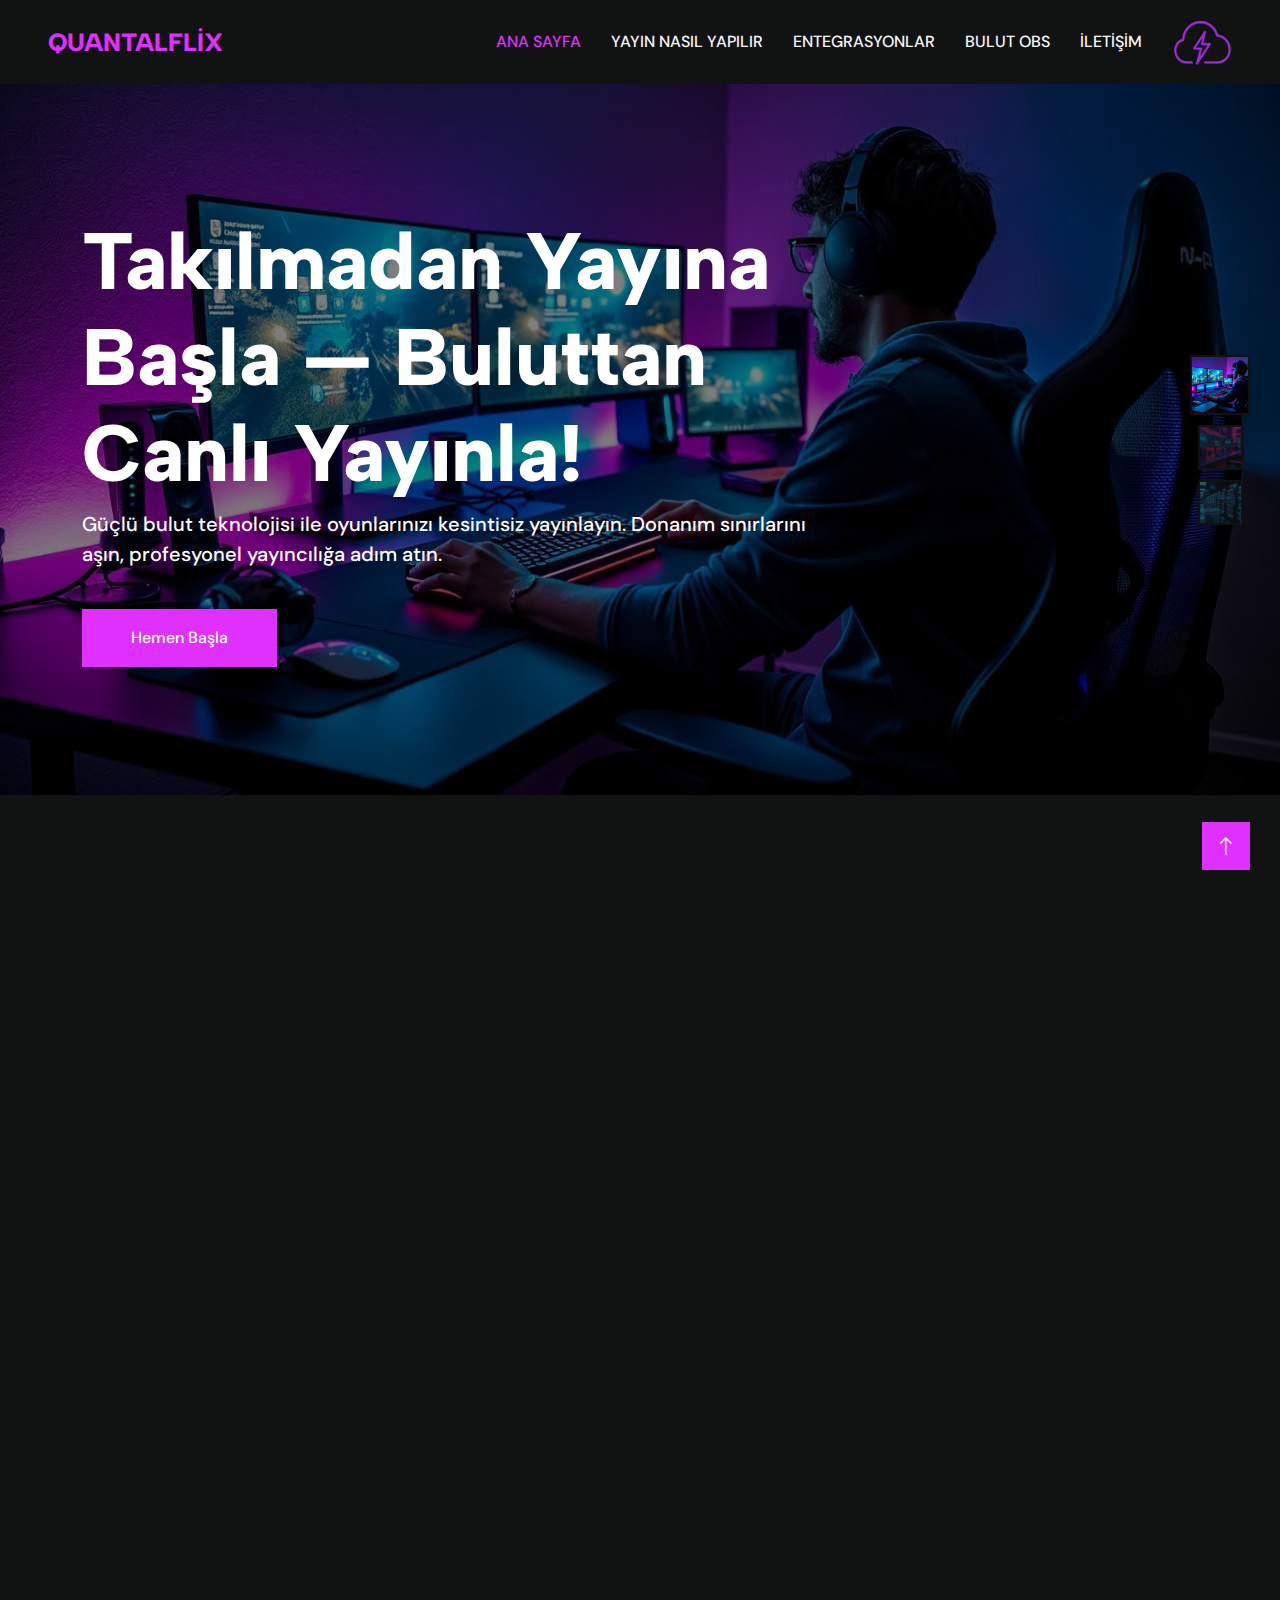
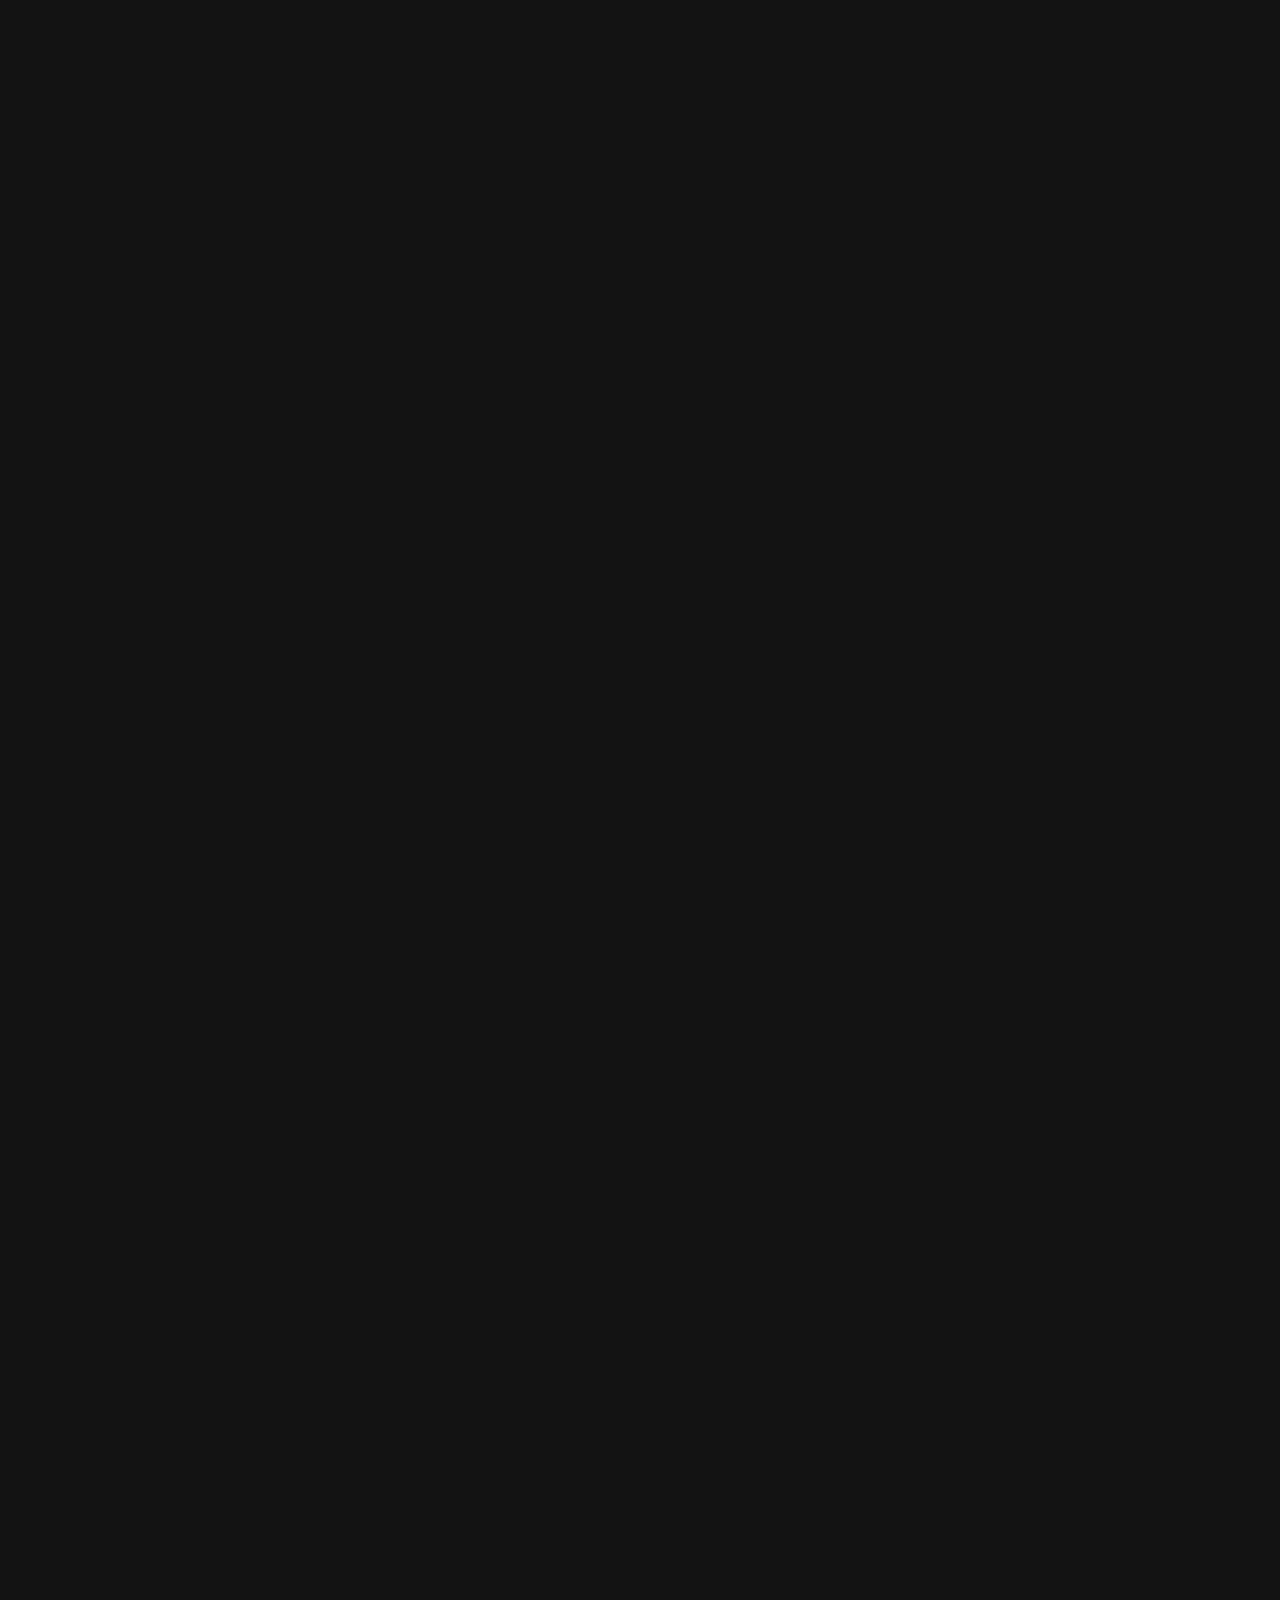
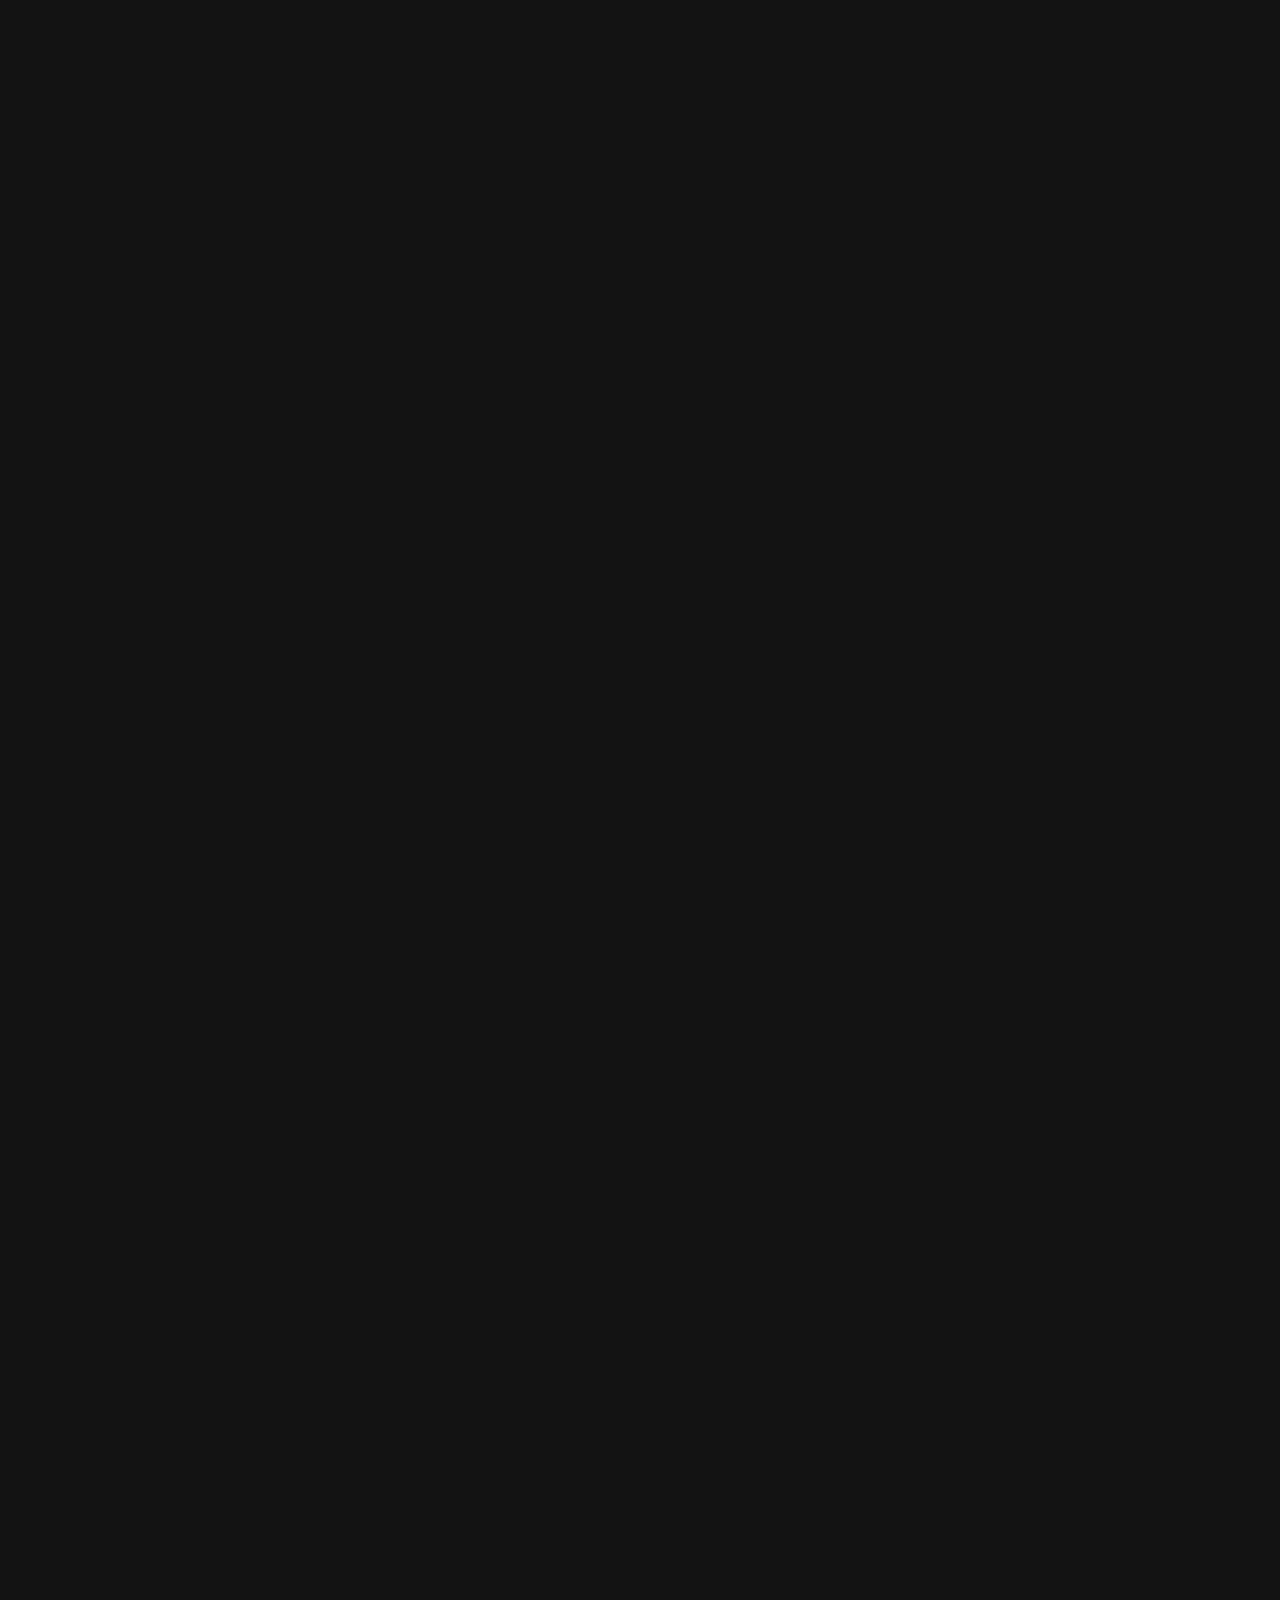
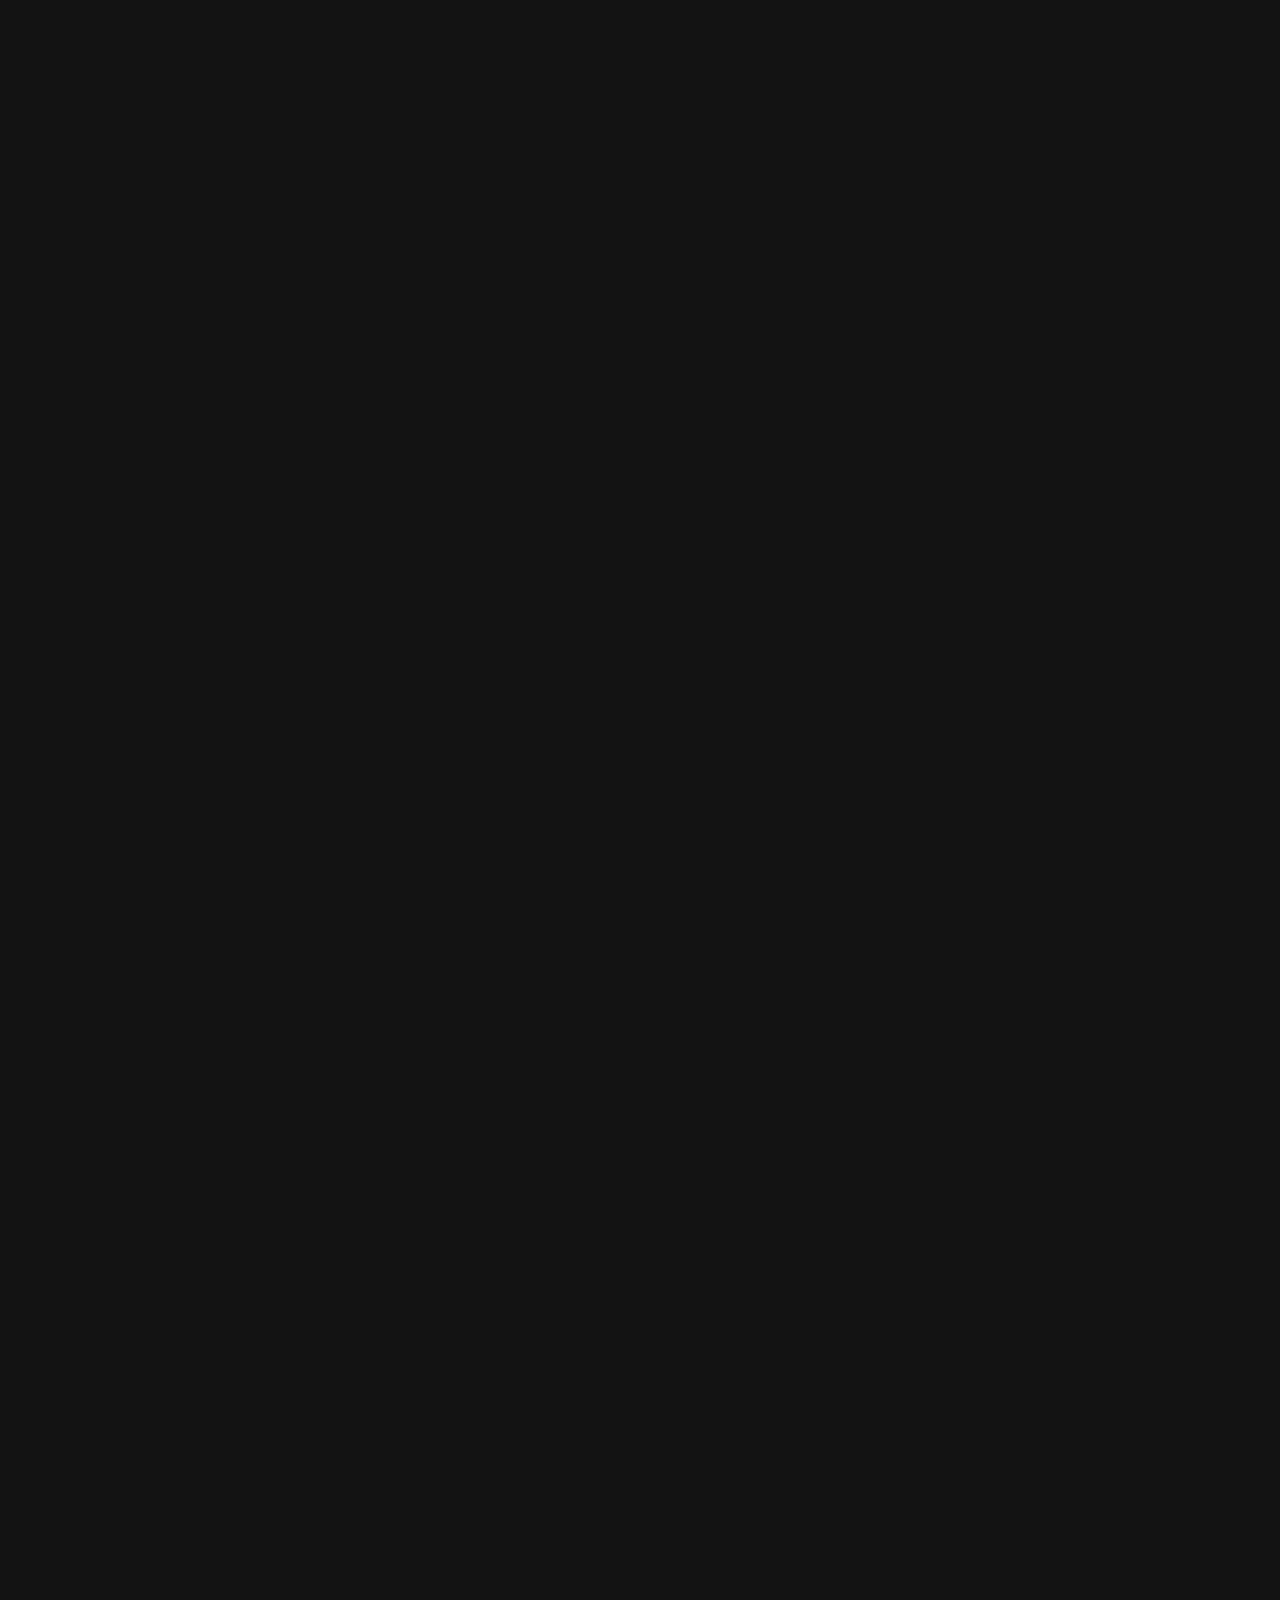
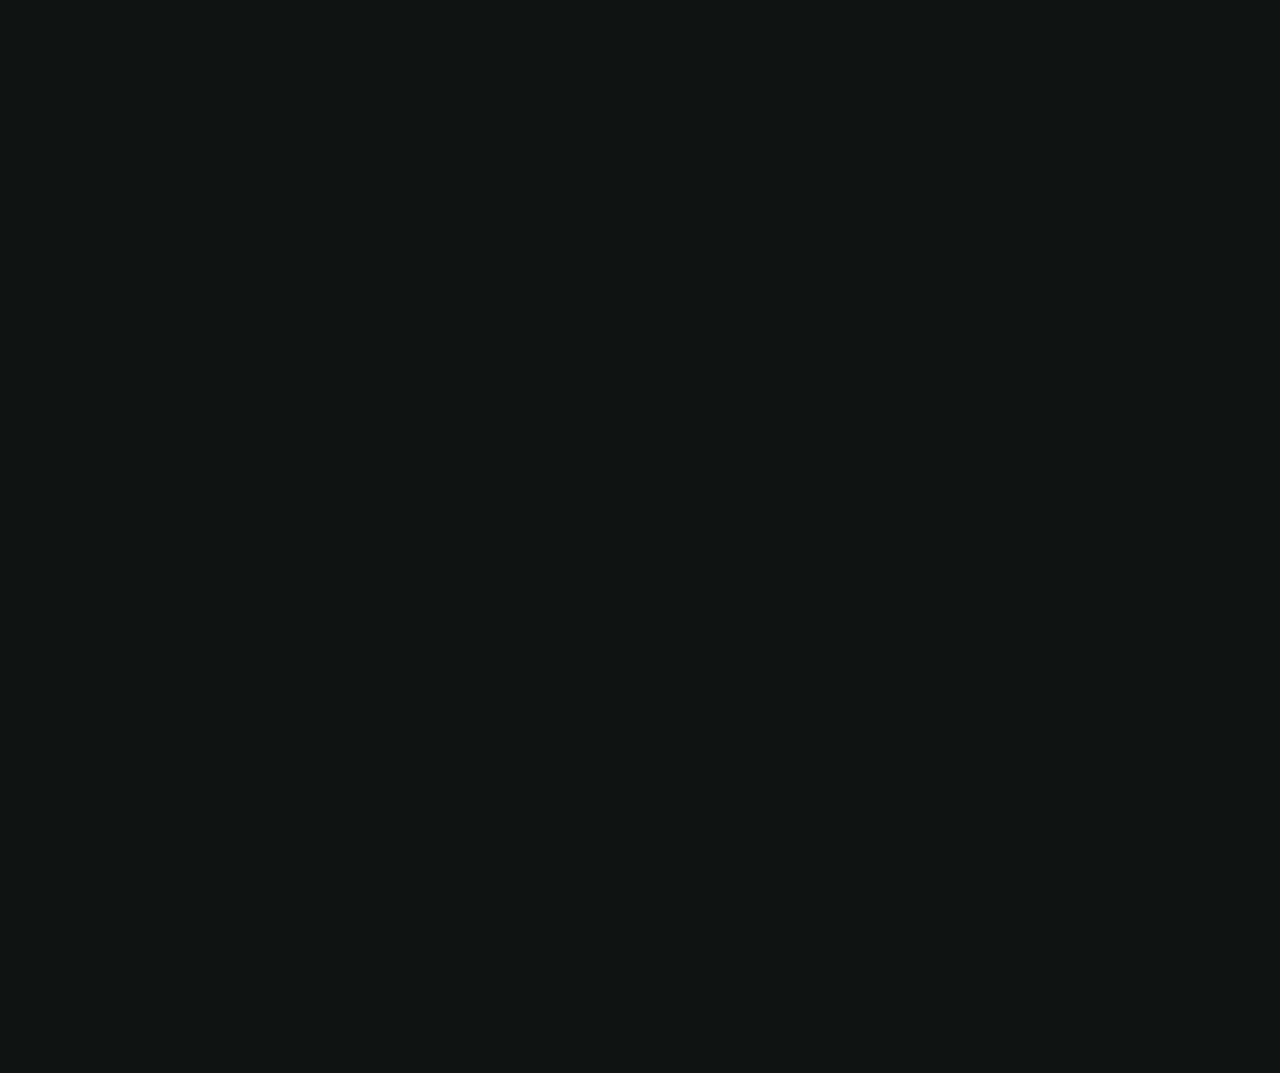
<file: index.html>
﻿<!DOCTYPE html>
<html lang="tr">

<head>
    <meta charset="utf-8">
    <title>QuantalFlix - Bulut Oyun Yayın Platformu</title>
    <meta content="width=device-width, initial-scale=1.0" name="viewport">

    <!-- Favicon -->
    	<link href="assets/img/favicon.png" rel="icon">

    <!-- Google Web Fonts -->
    <link rel="preconnect" href="https://fonts.googleapis.com">
    <link rel="preconnect" href="https://fonts.gstatic.com" crossorigin>
    	<link href="https://fonts.googleapis.com/css2?family=Albert+Sans:ital,wght@0,100..900;1,100..900&family=DM+Sans:ital,opsz,wght@0,9..40,100..1000;1,9..40,100..1000&display=swap" rel="stylesheet">

    <!-- Icon Font Stylesheet -->
    <link href="assets/css/all.min.css" rel="stylesheet">
    <link href="assets/css/bootstrap-icons.css" rel="stylesheet">

    <!-- Libraries Stylesheet -->
    <link href="assets/lib/animate/animate.min.css" rel="stylesheet">
    <link href="assets/lib/owlcarousel/assets/owl.carousel.min.css" rel="stylesheet">

    <!-- Customized Bootstrap Stylesheet -->
    <link href="assets/css/bootstrap.min.css" rel="stylesheet">

    <!-- Template Stylesheet -->
    <link href="assets/css/master.css" rel="stylesheet">
</head>

<body>
    <!-- Spinner Start -->
    <div id="spinner" class="show bg-dark position-fixed translate-middle w-100 vh-100 top-50 start-50 d-flex align-items-center justify-content-center">
        <div class="spinner-border position-relative text-primary" style="width: 6rem; height: 6rem;" role="status"></div>
        <img class="position-absolute top-50 start-50 translate-middle" src="assets/img/icons/icon-1.png" alt="Icon">
    </div>
    <!-- Spinner End -->


    <!-- Navbar Start -->
    <nav class="navbar navbar-expand-lg header navbar-light sticky-top py-lg-0 px-lg-5 wow fadeIn" data-wow-delay="0.1s">
        <a href="index.html" class="navbar-brand ms-4 ms-lg-0 logo">
            <h1 class="text-primary m-0">QuantalFlix</h1>
        </a>
        <button type="button" class="navbar-toggler me-4" data-bs-toggle="collapse" data-bs-target="#navbarCollapse">
            <span class="navbar-toggler-icon bi bi-text-paragraph"></span>
        </button>
        <div class="collapse navbar-collapse" id="navbarCollapse">
            <div class="navbar-nav ms-auto p-4 p-lg-0">
                <a href="index.html" class="nav-item nav-link active">Ana Sayfa</a>
                <a href="how-to-stream.html" class="nav-item nav-link">Yayın Nasıl Yapılır</a>
                <a href="integrations.html" class="nav-item nav-link">Entegrasyonlar</a>
                <a href="obs-cloud.html" class="nav-item nav-link">Bulut OBS</a>
               
                <a href="contact.html" class="nav-item nav-link">İletişim</a>
            </div>
            <div class="p-4 p-lg-0"><img src="assets/img/icons/icon-1.png" alt="Icon" style="width: 60px; height: 60px;"></div>
          
        </div>
    </nav>
    <!-- Navbar End -->


    <!-- Carousel Start -->
    <div class="container-fluid p-0 pb-5 wow fadeIn" data-wow-delay="0.1s">
        <div class="owl-carousel header-carousel position-relative">
            <div class="owl-carousel-item position-relative" data-dot="<img src='assets/img/carousel-1.jpg'>">
                <img class="img-fluid" src="assets/img/carousel-1.jpg" alt="slider-img">
                <div class="owl-carousel-inner">
                    <div class="container">
                        <div class="row justify-content-start">
                            <div class="col-10 col-lg-8">
                                <h1 class="display-1 text-white animated slideInDown">Takılmadan Yayına Başla — Buluttan Canlı Yayınla!
                                </h1>
                                <p class="fs-5 fw-medium text-white mb-4 pb-3">Güçlü bulut teknolojisi ile oyunlarınızı kesintisiz yayınlayın. Donanım sınırlarını aşın, profesyonel yayıncılığa adım atın.</p>
                                <a href="#" class="btn btn-primary py-3 px-5 animated slideInLeft">Hemen Başla</a>
                            </div>
                        </div>
                    </div>
                </div>
            </div>
            <div class="owl-carousel-item position-relative" data-dot="<img src='assets/img/carousel-2.jpg'>">
                <img class="img-fluid" src="assets/img/carousel-2.jpg" alt="slider-img">
                <div class="owl-carousel-inner">
                    <div class="container">
                        <div class="row justify-content-start">
                            <div class="col-10 col-lg-8">
                                <h1 class="display-1 text-white animated slideInDown">Bulut OBS ile Profesyonel Yayınlar
                                </h1>
                                <p class="fs-5 fw-medium text-white mb-4 pb-3">Tarayıcınızdan OBS kullanın, kurulum gerektirmez. Güçlü sunucularımızla 4K kalitede yayın yapın.</p>
                                <a href="#" class="btn btn-primary py-3 px-5 animated slideInLeft">OBS'yi Dene</a>
                            </div>
                        </div>
                    </div>
                </div>
            </div>
            <div class="owl-carousel-item position-relative" data-dot="<img src='assets/img/carousel-3.jpg'>">
                <img class="img-fluid" src="assets/img/carousel-3.jpg" alt="slider-img">
                <div class="owl-carousel-inner">
                    <div class="container">
                        <div class="row justify-content-start">
                            <div class="col-10 col-lg-8">
                                <h1 class="display-1 text-white animated slideInDown">Tüm Platformlara Aynı Anda Yayın</h1>
                                <p class="fs-5 fw-medium text-white mb-4 pb-3">Twitch, YouTube, Facebook Gaming ve daha fazlasına tek tıkla çoklu yayın. Kitlenizi büyütün.</p>
                                <a href="#" class="btn btn-primary py-3 px-5 animated slideInLeft">Entegrasyonlar</a>
                            </div>
                        </div>
                    </div>
                </div>
            </div>
        </div>
    </div>
    <!-- Carousel End -->


    <!-- Facts Start -->
    <div class="container-xxl py-5">
        <div class="container pt-5">
            <div class="row g-4">
                <div class="col-lg-4 col-md-6 wow fadeInUp" data-wow-delay="0.1s">
                    <div class="fact-item text-center bg-light h-100 p-5 pt-0">
                        <div class="fact-icon">
                            <img src="assets/img/icons/icon-2.png" alt="Icon">
                        </div>
                        <h3 class="mb-3">Sıfır Gecikme Teknolojisi</h3>
                        <p class="mb-0">Gelişmiş bulut altyapımız ile ultra düşük gecikme süresi. Oyununuzu gerçek zamanlı olarak izleyicilerinizle paylaşın.</p>
                    </div>
                </div>
                <div class="col-lg-4 col-md-6 wow fadeInUp" data-wow-delay="0.3s">
                    <div class="fact-item text-center bg-light h-100 p-5 pt-0">
                        <div class="fact-icon">
                            <img src="assets/img/icons/icon-3.png" alt="Icon">
                        </div>
                        <h3 class="mb-3">Bulut Tabanlı OBS</h3>
                        <p class="mb-0">Bilgisayarınıza hiçbir şey kurmadan, tarayıcınızdan profesyonel OBS özelliklerini kullanın.</p>
                    </div>
                </div>
                <div class="col-lg-4 col-md-6 wow fadeInUp" data-wow-delay="0.5s">
                    <div class="fact-item text-center bg-light h-100 p-5 pt-0">
                        <div class="fact-icon">
                            <img src="assets/img/icons/icon-4.png" alt="Icon">
                        </div>
                        <h3 class="mb-3">Çoklu Platform Desteği</h3>
                        <p class="mb-0">Aynı anda birden fazla platforma yayın yapın. Tek hesapla tüm sosyal medya kanallarınızı yönetin.</p>
                    </div>
                </div>
            </div>
        </div>
    </div>
    <!-- Facts End -->


    <!-- About Start -->
    <div class="container-xxl py-5">
        <div class="container">
            <div class="row g-5">
                <div class="col-lg-6 wow fadeIn" data-wow-delay="0.1s">
                    <div class="about-img">
                        <img class="img-fluid" src="assets/img/about-1.jpg" alt="about-img-1">
                        <img class="img-fluid" src="assets/img/about-2.jpg" alt="about-img-2">
                    </div>
                </div>
                <div class="col-lg-6 wow fadeIn" data-wow-delay="0.5s">
                    <h4 class="section-title">Hakkımızda</h4>
                    <h1 class="display-6 mb-4">Oyun Yayıncılığında Geleceği Bugüne Taşıyoruz</h1>
                    <p>QuantalFlix, Türkiye'nin en gelişmiş bulut oyun yayın platformudur. Güçlü teknolojimiz sayesinde donanım sınırlarını aşarak, herkesin profesyonel kalitede yayın yapabilmesini sağlıyoruz.</p>
                    <p class="mb-4">Bulut tabanlı OBS sistemimiz, çoklu platform desteğimiz ve sıfır gecikme teknolojimiz ile oyun yayıncılığında yeni bir çağ başlatıyoruz. Amateür ya da profesyonel, tüm yayıncılar için tasarlanmış çözümlerimizi keşfedin.</p>
                    <div class="d-flex align-items-center mb-5">
                        <div class="d-flex flex-shrink-0 align-items-center justify-content-center border border-5 border-primary" style="width: 120px; height: 120px;">
                            <h1 class="display-4 mb-n2" data-toggle="counter-up">99</h1>
                        </div>
                        <div class="ps-4">
                            <h3>% Uptime</h3>
                            <h3>Garantili</h3>
                            <h3 class="mb-0">Hizmet</h3>
                        </div>
                    </div>
                    <a class="btn btn-primary py-3 px-5" href="how-to-stream.html">Nasıl Çalışır</a>
                </div>
            </div>
        </div>
    </div>
    <!-- About End -->

    <!-- Project Start -->
    <div class="container-xxl project py-5">
        <div class="container">
            <div class="text-center mx-auto mb-5 wow fadeInUp" data-wow-delay="0.1s" style="max-width: 600px;">
                <h4 class="section-title">Özelliklerimiz</h4>
                <h1 class="display-6 mb-4">QuantalFlix ile Yayıncılığın Gücünü Keşfedin</h1>
            </div>
            <div class="row g-4 wow fadeInUp" data-wow-delay="0.3s">
                <div class="col-lg-4">
                    <div class="nav nav-pills d-flex justify-content-between w-100 h-100 me-4">
                        <button class="nav-link w-100 d-flex align-items-center text-start p-4 mb-4 active" data-bs-toggle="pill" data-bs-target="#tab-pane-1" type="button">
                            <span class="m-0">01. Bulut OBS Studio</span>
                        </button>
                        <button class="nav-link w-100 d-flex align-items-center text-start p-4 mb-4" data-bs-toggle="pill" data-bs-target="#tab-pane-2" type="button">
                            <span class="m-0">02. Çoklu Platform Yayını</span>
                        </button>
                        <button class="nav-link w-100 d-flex align-items-center text-start p-4 mb-4" data-bs-toggle="pill" data-bs-target="#tab-pane-3" type="button">
                            <span class="m-0">03. 4K Kalite Desteği</span>
                        </button>
                        <button class="nav-link w-100 d-flex align-items-center text-start p-4 mb-0" data-bs-toggle="pill" data-bs-target="#tab-pane-4" type="button">
                            <span class="m-0">04. Otomatik Kayıt</span>
                        </button>
                    </div>
                </div>
                <div class="col-lg-8">
                    <div class="tab-content w-100">
                        <div class="tab-pane fade show active" id="tab-pane-1">
                            <div class="row g-4">
                                <div class="col-md-6" style="min-height: 350px;">
                                    <div class="position-relative h-100">
                                        <img class="position-absolute img-fluid w-100 h-100" src="assets/img/project-1.jpg" style="object-fit: cover;" alt="project-img">
                                    </div>
                                </div>
                                <div class="col-md-6">
                                    <h1 class="mb-3">Tarayıcınızdan OBS Kullanın</h1>
                                    <p class="mb-4">Güçlü bulut sunucularımızda çalışan OBS Studio ile kurulum gerektirmeden profesyonel yayınlar yapın. Tüm OBS özelliklerine tarayıcınızdan erişin.</p>
                                    <p><i class="fa fa-check text-primary me-3"></i>Kurulum Gerektirmez</p>
                                    <p><i class="fa fa-check text-primary me-3"></i>Tüm OBS Eklentileri</p>
                                    <p><i class="fa fa-check text-primary me-3"></i>Bulut Kaydetme</p>
                                    <a href="obs-cloud.html" class="btn btn-primary py-3 px-5 mt-3">OBS'yi Keşfet</a>
                                </div>
                            </div>
                        </div>
                        <div class="tab-pane fade" id="tab-pane-2">
                            <div class="row g-4">
                                <div class="col-md-6" style="min-height: 350px;">
                                    <div class="position-relative h-100">
                                        <img class="position-absolute img-fluid w-100 h-100" src="assets/img/project-2.jpg" style="object-fit: cover;" alt="project-img">
                                    </div>
                                </div>
                                <div class="col-md-6">
                                    <h1 class="mb-3">Aynı Anda Tüm Platformlara</h1>
                                    <p class="mb-4">Twitch, YouTube, Facebook Gaming ve daha birçok platforma tek seferde yayın yapın. Kitlenizi maksimize edin, yayın gücünüzü artırın.</p>
                                    <p><i class="fa fa-check text-primary me-3"></i>10+ Platform Desteği</p>
                                    <p><i class="fa fa-check text-primary me-3"></i>Tek Tıkla Yayın</p>
                                    <p><i class="fa fa-check text-primary me-3"></i>Anlık Chat Yönetimi</p>
                                    <a href="integrations.html" class="btn btn-primary py-3 px-5 mt-3">Platformları Gör</a>
                                </div>
                            </div>
                        </div>
                        <div class="tab-pane fade" id="tab-pane-3">
                            <div class="row g-4">
                                <div class="col-md-6" style="min-height: 350px;">
                                    <div class="position-relative h-100">
                                        <img class="position-absolute img-fluid w-100 h-100" src="assets/img/project-3.jpg" style="object-fit: cover;" alt="project-img">
                                    </div>
                                </div>
                                <div class="col-md-6">
                                    <h1 class="mb-3">4K Ultra HD Kalite</h1>
                                    <p class="mb-4">Güçlü bulut sunucularımız sayesinde 4K çözünürlükte, 60 FPS'de yayın yapın. İzleyicilerinize en net deneyimi sunun.</p>
                                    <p><i class="fa fa-check text-primary me-3"></i>4K 60FPS Destek</p>
                                    <p><i class="fa fa-check text-primary me-3"></i>Adaptif Bitrate</p>
                                    <p><i class="fa fa-check text-primary me-3"></i>Düşük Gecikme</p>
                                    <a href="contact.html" class="btn btn-primary py-3 px-5 mt-3">Daha Fazla Bilgi</a>
                                </div>
                            </div>
                        </div>
                        <div class="tab-pane fade" id="tab-pane-4">
                            <div class="row g-4">
                                <div class="col-md-6" style="min-height: 350px;">
                                    <div class="position-relative h-100">
                                        <img class="position-absolute img-fluid w-100 h-100" src="assets/img/project-4.jpg" style="object-fit: cover;" alt="project-img">
                                    </div>
                                </div>
                                <div class="col-md-6">
                                    <h1 class="mb-3">Otomatik Kayıt ve Analiz</h1>
                                    <p class="mb-4">Yayınlarınız otomatik olarak kaydedilir ve detaylı analiz raporları ile performansınızı takip edin. Büyüme stratejinizi optimize edin.</p>
                                    <p><i class="fa fa-check text-primary me-3"></i>Otomatik Bulut Kayıt</p>
                                    <p><i class="fa fa-check text-primary me-3"></i>Detaylı Analitik</p>
                                    <p><i class="fa fa-check text-primary me-3"></i>İzleyici İstatistikleri</p>
                                    <a href="how-to-stream.html" class="btn btn-primary py-3 px-5 mt-3">Analitikleri Gör</a>
                                </div>
                            </div>
                        </div>
                    </div>
                </div>
            </div>
        </div>
    </div>
    <!-- Project End -->

    <!-- Service Start -->
    <div class="container-xxl py-5">
        <div class="container">
            <div class="text-center mx-auto mb-5 wow fadeInUp" data-wow-delay="0.1s" style="max-width: 600px;">
                <h4 class="section-title">Hizmetlerimiz</h4>
                <h1 class="display-6 mb-4">Oyun Yayıncılığının Her Aşamasında Yanınızdayız</h1>
            </div>
            <div class="row g-4">
                <div class="col-lg-4 col-md-6 wow fadeInUp" data-wow-delay="0.1s">
                    <div class="service-item d-flex position-relative text-center h-100">
                        <img class="bg-img" src="assets/img/service-1.jpg" alt="">
                        <div class="service-text p-5">
                            <img class="mb-4" src="assets/img/icons/icon-5.png" alt="Icon">
                            <h3 class="mb-3">Bulut OBS Studio</h3>
                            <p class="mb-4">Tarayıcınızdan OBS'nin tüm gücünü kullanın. Kurulum yok, sadece profesyonel yayın deneyimi.</p>
                            <a class="btn" href="obs-cloud.html"><i class="fa fa-plus text-primary me-3"></i>Detaylar</a>
                        </div>
                    </div>
                </div>
                <div class="col-lg-4 col-md-6 wow fadeInUp" data-wow-delay="0.3s">
                    <div class="service-item d-flex position-relative text-center h-100">
                        <img class="bg-img" src="assets/img/service-2.jpg" alt="">
                        <div class="service-text p-5">
                            <img class="mb-4" src="assets/img/icons/icon-6.png" alt="Icon">
                            <h3 class="mb-3">Çoklu Platform Yayını</h3>
                            <p class="mb-4">Aynı anda birden fazla platforma yayın yapın. Kitlenizi büyütün, gelir potansiyelinizi artırın.</p>
                            <a class="btn" href="integrations.html"><i class="fa fa-plus text-primary me-3"></i>Detaylar</a>
                        </div>
                    </div>
                </div>
                <div class="col-lg-4 col-md-6 wow fadeInUp" data-wow-delay="0.5s">
                    <div class="service-item d-flex position-relative text-center h-100">
                        <img class="bg-img" src="assets/img/service-3.jpg" alt="">
                        <div class="service-text p-5">
                            <img class="mb-4" src="assets/img/icons/icon-7.png" alt="Icon">
                            <h3 class="mb-3">Yayın Optimizasyonu</h3>
                            <p class="mb-4">AI destekli optimizasyon ile yayın kalitesini otomatik olarak ayarlayın ve en iyi performansı alın.</p>
                            <a class="btn" href="how-to-stream.html"><i class="fa fa-plus text-primary me-3"></i>Detaylar</a>
                        </div>
                    </div>
                </div>
                <div class="col-lg-4 col-md-6 wow fadeInUp" data-wow-delay="0.1s">
                    <div class="service-item d-flex position-relative text-center h-100">
                        <img class="bg-img" src="assets/img/service-4.jpg" alt="">
                        <div class="service-text p-5">
                            <img class="mb-4" src="assets/img/icons/icon-8.png" alt="Icon">
                            <h3 class="mb-3">Chat Yönetimi</h3>
                            <p class="mb-4">Tüm platformlardan gelen mesajları tek yerden yönetin. Moderasyon araçları ile güvenli ortam sağlayın.</p>
                            <a class="btn" href="integrations.html"><i class="fa fa-plus text-primary me-3"></i>Detaylar</a>
                        </div>
                    </div>
                </div>
                <div class="col-lg-4 col-md-6 wow fadeInUp" data-wow-delay="0.3s">
                    <div class="service-item d-flex position-relative text-center h-100">
                        <img class="bg-img" src="assets/img/service-5.jpg" alt="">
                        <div class="service-text p-5">
                            <img class="mb-4" src="assets/img/icons/icon-9.png" alt="Icon">
                            <h3 class="mb-3">Analitik Raporlar</h3>
                            <p class="mb-4">Detaylı analitik veriler ile yayın performansınızı takip edin ve büyüme stratejinizi geliştirin.</p>
                            <a class="btn" href="how-to-stream.html"><i class="fa fa-plus text-primary me-3"></i>Detaylar</a>
                        </div>
                    </div>
                </div>
                <div class="col-lg-4 col-md-6 wow fadeInUp" data-wow-delay="0.5s">
                    <div class="service-item d-flex position-relative text-center h-100">
                        <img class="bg-img" src="assets/img/service-6.jpg" alt="">
                        <div class="service-text p-5">
                            <img class="mb-4" src="assets/img/icons/icon-10.png" alt="Icon">
                            <h3 class="mb-3">7/24 Teknik Destek</h3>
                            <p class="mb-4">Uzman ekibimiz size 7/24 destek sağlar. Sorunsuz yayın deneyimi için her zaman yanınızdayız.</p>
                            <a class="btn" href="contact.html"><i class="fa fa-plus text-primary me-3"></i>Detaylar</a>
                        </div>
                    </div>
                </div>
            </div>
        </div>
    </div>
    <!-- Service End -->


    <!-- Feature Start -->
    <div class="container-xxl py-5">
        <div class="container">
            <div class="row g-5">
                <div class="col-lg-6 wow fadeInUp" data-wow-delay="0.1s">
                    <h4 class="section-title">Neden QuantalFlix?</h4>
                    <h1 class="display-6 mb-4">Yayıncıların Güvendiği Platform</h1>
                    <p class="mb-4">Türkiye'nin en gelişmiş bulut oyun yayın teknolojisi ile donanım sınırlarını aşın. Profesyonel yayıncılık artık herkese açık.</p>
                    <div class="row g-4">
                        <div class="col-12">
                            <div class="d-flex align-items-start">
                                <img class="flex-shrink-0" src="assets/img/icons/icon-2.png" alt="Icon">
                                <div class="ms-4">
                                    <h3>Sıfır Kurulum</h3>
                                    <p class="mb-0">Bilgisayarınıza hiçbir şey kurmadan tarayıcınızdan profesyonel yayın yapın.</p>
                                </div>
                            </div>
                        </div>
                        <div class="col-12">
                            <div class="d-flex align-items-start">
                                <img class="flex-shrink-0" src="assets/img/icons/icon-3.png" alt="Icon">
                                <div class="ms-4">
                                    <h3>Güçlü Bulut Altyapı</h3>
                                    <p class="mb-0">Enterprise düzeyinde bulut sunucular ile en yüksek performans ve güvenilirlik.</p>
                                </div>
                            </div>
                        </div>
                        <div class="col-12">
                            <div class="d-flex align-items-start">
                                <img class="flex-shrink-0" src="assets/img/icons/icon-4.png" alt="Icon">
                                <div class="ms-4">
                                    <h3>Türkiye Merkezli Destek</h3>
                                    <p class="mb-0">Türkçe destek ekibi ile 7/24 teknik yardım ve yayıncılık danışmanlığı.</p>
                                </div>
                            </div>
                        </div>
                    </div>
                </div>
                <div class="col-lg-6 wow fadeInUp" data-wow-delay="0.5s">
                    <div class="feature-img">
                        <img class="img-fluid" src="assets/img/about-3.jpg" alt="about-img">
                        <img class="img-fluid" src="assets/img/about-4.jpg" alt="about-img">
                    </div>
                </div>
            </div>
        </div>
    </div>
    <!-- Feature End -->


    <!-- Project Start -->
    <div class="container-xxl project py-5">
        <div class="container">
            <div class="text-center mx-auto mb-5 wow fadeInUp" data-wow-delay="0.1s" style="max-width: 600px;">
                <h4 class="section-title">Başarı Hikayeleri</h4>
                <h1 class="display-6 mb-4">QuantalFlix ile Büyüyen Yayıncılar</h1>
            </div>
            <div class="row g-4 wow fadeInUp" data-wow-delay="0.3s">
                <div class="col-lg-4">
                    <div class="nav nav-pills d-flex justify-content-between w-100 h-100 me-4">
                        <button class="nav-link w-100 d-flex align-items-center text-start p-4 mb-4 active" data-bs-toggle="pill" data-bs-target="#tab-pane-1" type="button">
                            <span class="m-0">01. Gaming Streamers</span>
                        </button>
                        <button class="nav-link w-100 d-flex align-items-center text-start p-4 mb-4" data-bs-toggle="pill" data-bs-target="#tab-pane-2" type="button">
                            <span class="m-0">02. Esports Teams</span>
                        </button>
                        <button class="nav-link w-100 d-flex align-items-center text-start p-4 mb-4" data-bs-toggle="pill" data-bs-target="#tab-pane-3" type="button">
                            <span class="m-0">03. Content Creators</span>
                        </button>
                        <button class="nav-link w-100 d-flex align-items-center text-start p-4 mb-0" data-bs-toggle="pill" data-bs-target="#tab-pane-4" type="button">
                            <span class="m-0">04. Pro Streamers</span>
                        </button>
                    </div>
                </div>
                <div class="col-lg-8">
                    <div class="tab-content w-100">
                        <div class="tab-pane fade show active" id="tab-pane-1">
                            <div class="row g-4">
                                <div class="col-md-6" style="min-height: 350px;">
                                    <div class="position-relative h-100">
                                        <img class="position-absolute img-fluid w-100 h-100" src="assets/img/project-1.jpg" style="object-fit: cover;" alt="project-img">
                                    </div>
                                </div>
                                <div class="col-md-6">
                                    <h1 class="mb-3">Oyun Yayıncıları için Mükemmel</h1>
                                    <p class="mb-4">QuantalFlix ile oyun yayıncıları donanım sınırlarını aşıyor ve daha geniş kitlelere ulaşıyor. Bulut teknolojimiz sayesinde en ağır oyunları bile sorunsuz yayınlayabilirsiniz.</p>
                                    <p><i class="fa fa-check text-primary me-3"></i>Tüm Oyun Türleri</p>
                                    <p><i class="fa fa-check text-primary me-3"></i>Optimum Performans</p>
                                    <p><i class="fa fa-check text-primary me-3"></i>Kolay Kullanım</p>
                                    <a href="how-to-stream.html" class="btn btn-primary py-3 px-5 mt-3">Nasıl Başlarım</a>
                                </div>
                            </div>
                        </div>
                        <div class="tab-pane fade" id="tab-pane-2">
                            <div class="row g-4">
                                <div class="col-md-6" style="min-height: 350px;">
                                    <div class="position-relative h-100">
                                        <img class="position-absolute img-fluid w-100 h-100" src="assets/img/project-2.jpg" style="object-fit: cover;" alt="project-img">
                                    </div>
                                </div>
                                <div class="col-md-6">
                                    <h1 class="mb-3">Esports Takımları Bizimle</h1>
                                    <p class="mb-4">Profesyonel esports takımları QuantalFlix'i tercih ediyor. Turnuvalar ve antrenmanları yüksek kalitede yayınlayın, sponsorlarınıza değer katın.</p>
                                    <p><i class="fa fa-check text-primary me-3"></i>Turnuva Yayınları</p>
                                    <p><i class="fa fa-check text-primary me-3"></i>Takım Odaları</p>
                                    <p><i class="fa fa-check text-primary me-3"></i>Sponsorluk Desteği</p>
                                    <a href="contact.html" class="btn btn-primary py-3 px-5 mt-3">Takım Çözümleri</a>
                                </div>
                            </div>
                        </div>
                        <div class="tab-pane fade" id="tab-pane-3">
                            <div class="row g-4">
                                <div class="col-md-6" style="min-height: 350px;">
                                    <div class="position-relative h-100">
                                        <img class="position-absolute img-fluid w-100 h-100" src="assets/img/project-3.jpg" style="object-fit: cover;" alt="project-img">
                                    </div>
                                </div>
                                <div class="col-md-6">
                                    <h1 class="mb-3">İçerik Üreticileri Büyüyor</h1>
                                    <p class="mb-4">Video content creators QuantalFlix ile kaliteli içerikler üretiyor ve izleyici sayılarını katlamaya devam ediyor.</p>
                                    <p><i class="fa fa-check text-primary me-3"></i>HD Kalite Kayıt</p>
                                    <p><i class="fa fa-check text-primary me-3"></i>Otomatik Düzenleme</p>
                                    <p><i class="fa fa-check text-primary me-3"></i>Çoklu Platform</p>
                                    <a href="integrations.html" class="btn btn-primary py-3 px-5 mt-3">Entegrasyonlar</a>
                                </div>
                            </div>
                        </div>
                        <div class="tab-pane fade" id="tab-pane-4">
                            <div class="row g-4">
                                <div class="col-md-6" style="min-height: 350px;">
                                    <div class="position-relative h-100">
                                        <img class="position-absolute img-fluid w-100 h-100" src="assets/img/project-4.jpg" style="object-fit: cover;" alt="project-img">
                                    </div>
                                </div>
                                <div class="col-md-6">
                                    <h1 class="mb-3">Profesyonel Yayıncılar</h1>
                                    <p class="mb-4">Full-time yayıncılar QuantalFlix'in güvenilirliği ve performansı sayesinde işlerini bir üst seviyeye taşıyor.</p>
                                    <p><i class="fa fa-check text-primary me-3"></i>7/24 Güvenilirlik</p>
                                    <p><i class="fa fa-check text-primary me-3"></i>Gelir Optimizasyonu</p>
                                    <p><i class="fa fa-check text-primary me-3"></i>Premium Destek</p>
                                    <a href="contact.html" class="btn btn-primary py-3 px-5 mt-3">Premium Planlar</a>
                                </div>
                            </div>
                        </div>
                    </div>
                </div>
            </div>
        </div>
    </div>
    <!-- Project End -->


    <!-- Team Start -->
    <div class="container-xxl py-5">
        <div class="container">
            <div class="text-center mx-auto mb-5 wow fadeInUp" data-wow-delay="0.1s" style="max-width: 600px;">
                <h4 class="section-title">Ekibimiz</h4>
                <h1 class="display-6 mb-4">Yayıncılık Deneyimi Olan Uzman Ekip</h1>
            </div>
            <div class="row g-0 team-items">
                <div class="col-lg-3 col-md-6 wow fadeInUp" data-wow-delay="0.1s">
                    <div class="team-item position-relative">
                        <div class="position-relative">
                            <img class="img-fluid" src="assets/img/team-1.jpg" alt="team-img">
                            <div class="team-social text-center">
                                <a class="btn btn-square" href="#"><i class="fab fa-facebook-f"></i></a>
                                <a class="btn btn-square" href="#"><i class="fab fa-x-twitter"></i></a>
                                <a class="btn btn-square" href="#"><i class="fab fa-instagram"></i></a>
                            </div>
                        </div>
                        <div class="bg-light text-center p-4">
                            <h3 class="mt-2">Mehmet Demir</h3>
                            <span class="text-primary">Kurucu & CTO</span>
                        </div>
                    </div>
                </div>
                <div class="col-lg-3 col-md-6 wow fadeInUp" data-wow-delay="0.3s">
                    <div class="team-item position-relative">
                        <div class="position-relative">
                            <img class="img-fluid" src="assets/img/team-2.jpg" alt="team-img">
                            <div class="team-social text-center">
                                <a class="btn btn-square" href="#"><i class="fab fa-facebook-f"></i></a>
                                <a class="btn btn-square" href="#"><i class="fab fa-x-twitter"></i></a>
                                <a class="btn btn-square" href="#"><i class="fab fa-instagram"></i></a>
                            </div>
                        </div>
                        <div class="bg-light text-center p-4">
                            <h3 class="mt-2">Ayşe Kaya</h3>
                            <span class="text-primary">Ürün Müdürü</span>
                        </div>
                    </div>
                </div>
                <div class="col-lg-3 col-md-6 wow fadeInUp" data-wow-delay="0.5s">
                    <div class="team-item position-relative">
                        <div class="position-relative">
                            <img class="img-fluid" src="assets/img/team-3.jpg" alt="team-img">
                            <div class="team-social text-center">
                                <a class="btn btn-square" href="#"><i class="fab fa-facebook-f"></i></a>
                                <a class="btn btn-square" href="#"><i class="fab fa-x-twitter"></i></a>
                                <a class="btn btn-square" href="#"><i class="fab fa-instagram"></i></a>
                            </div>
                        </div>
                        <div class="bg-light text-center p-4">
                            <h3 class="mt-2">Can Özkan</h3>
                            <span class="text-primary">Bulut Mimar</span>
                        </div>
                    </div>
                </div>
                <div class="col-lg-3 col-md-6 wow fadeInUp" data-wow-delay="0.7s">
                    <div class="team-item position-relative">
                        <div class="position-relative">
                            <img class="img-fluid" src="assets/img/team-4.jpg" alt="team-img">
                            <div class="team-social text-center">
                                <a class="btn btn-square" href="#"><i class="fab fa-facebook-f"></i></a>
                                <a class="btn btn-square" href="#"><i class="fab fa-x-twitter"></i></a>
                                <a class="btn btn-square" href="#"><i class="fab fa-instagram"></i></a>
                            </div>
                        </div>
                        <div class="bg-light text-center p-4">
                            <h3 class="mt-2">Zehra Yılmaz</h3>
                            <span class="text-primary">Topluluk Müdürü</span>
                        </div>
                    </div>
                </div>
            </div>
        </div>
    </div>
    <!-- Team End -->


    <!-- Appointment Start -->
    <div class="container-xxl py-5">
        <div class="container">
            <div class="row g-5">
                <div class="col-lg-6 wow fadeInUp" data-wow-delay="0.1s">
                    <h4 class="section-title">Hemen Başla</h4>
                    <h1 class="display-6 mb-4">Ücretsiz Hesap Oluştur ve Yayına Başla</h1>
                    <p class="mb-4">QuantalFlix ile yayıncılık yolculuğunuza bugün başlayın. Ücretsiz deneme sürümümüz ile tüm özelliklerimizi test edin ve profesyonel yayıncılık deneyimi yaşayın.</p>
                    <div class="row g-4">
                        <div class="col-12">
                            <div class="d-flex">
                                <div class="d-flex flex-shrink-0 align-items-center justify-content-center bg-light" style="width: 65px; height: 65px;">
                                    <i class="fa fa-2x fa-phone-alt text-primary"></i>
                                </div>
                                <div class="ms-4">
                                    <p class="mb-2">Bizi Arayın</p>
                                    <h3 class="mb-0">+90 242 123 4567</h3>
                                </div>
                            </div>
                        </div>
                        <div class="col-12">
                            <div class="d-flex">
                                <div class="d-flex flex-shrink-0 align-items-center justify-content-center bg-light" style="width: 65px; height: 65px;">
                                    <i class="fa fa-2x fa-envelope-open text-primary"></i>
                                </div>
                                <div class="ms-4">
                                    <p class="mb-2">E-posta Gönder</p>
                                    <h3 class="mb-0">info@quantalflix.com</h3>
                                </div>
                            </div>
                        </div>
                    </div>
                </div>
                <div class="col-lg-6 wow fadeInUp" data-wow-delay="0.5s">
                    <div class="row g-3">
                        <div class="col-12 col-sm-6">
                            <div class="form-floating">
                                <input type="text" class="form-control" id="name" placeholder="Your Name" style="height: 55px;">
                                <label for="name">Adınız</label>
                            </div>
                        </div>
                        <div class="col-12 col-sm-6">
                            <div class="form-floating">
                                <input type="email" class="form-control" id="email" placeholder="Your Email" style="height: 55px;">
                                <label for="name">E-posta Adresiniz</label>
                            </div>
                        </div>
                        <div class="col-12 col-sm-6">
                            <div class="form-floating">
                                <input type="text" class="form-control" id="subject" placeholder="Subject" style="height: 55px;">
                                <label for="name">Kullanıcı Adı</label>
                            </div>
                        </div>
                        <div class="col-12 col-sm-6">
                            <select class="form-select" style="height: 55px;">
                                <option selected>Plan Seçin</option>
                                <option value="1">Başlangıç</option>
                                <option value="2">Profesyonel</option>
                                <option value="3">Enterprise</option>
                            </select>
                        </div>
                        <div class="col-12">
                            <div class="form-floating">
                                <textarea class="form-control" id="message" rows="5" placeholder="Message" style="height: 100px"></textarea>
                                <label for="name">Nasıl yayın yapmayı planlıyorsunuz?</label>
                            </div>
                        </div>
                        <div class="col-12">
                            <button class="btn btn-primary w-100 py-3" type="submit">Ücretsiz Hesap Oluştur</button>
                        </div>
                    </div>
                </div>
            </div>
        </div>
    </div>
    <!-- Appointment End -->


    <!-- Testimonial Start -->
    <div class="container-xxl py-5">
        <div class="container">
            <div class="text-center mx-auto mb-5 wow fadeInUp" data-wow-delay="0.1s" style="max-width: 600px;">
                <h4 class="section-title">Yayıncı Yorumları</h4>
                <h1 class="display-6 mb-4">QuantalFlix Kullanan Binlerce Yayıncıdan Gelen Geri Bildirimler</h1>
            </div>
            <div class="owl-carousel testimonial-carousel wow fadeInUp" data-wow-delay="0.1s">
                <div class="testimonial-item text-center" data-dot="<img class='img-fluid' src='assets/img/testimonial-1.jpg' alt='testimonial-img'>">
                    <p class="fs-5">QuantalFlix ile yayın kalitem çok arttı. Artık donanım problemleri yaşamıyorum ve izleyicilerim de bunu fark etti. Harika bir platform!</p>
                    <h3>Gamze Demir</h3>
                    <span class="text-primary">Oyun Yayıncısı</span>
                </div>
                <div class="testimonial-item text-center" data-dot="<img class='img-fluid' src='assets/img/testimonial-2.jpg' alt='testimonial-img'>">
                    <p class="fs-5">Çoklu platform özelliği sayesinde izleyici sayım 3 katına çıktı. Tek tıkla tüm platformlara yayın yapmak mükemmel!</p>
                    <h3>Ahmet Kaya</h3>
                    <span class="text-primary">Esports Oyuncusu</span>
                </div>
                <div class="testimonial-item text-center" data-dot="<img class='img-fluid' src='assets/img/testimonial-3.jpg' alt='testimonial-img'>">
                    <p class="fs-5">Bulut OBS özelliği gerçekten devrim niteliğinde. Hiçbir şey kurmadan profesyonel yayınlar yapabiliyorum. Kesinlikle tavsiye ederim!</p>
                    <h3>Elif Özkan</h3>
                    <span class="text-primary">İçerik Üreticisi</span>
                </div>
            </div>
        </div>
    </div>
    <!-- Testimonial End -->


    <!-- Footer Start -->
    <div class="container-fluid bg-light-dark text-body footer mt-5 pt-5 px-0 wow fadeIn" data-wow-delay="0.1s">
        <div class="container py-5">
            <div class="row g-5">
                <div class="col-lg-3 col-md-6">
                    <h3 class="text-light mb-4">Adres</h3>
                    <p class="mb-2"><i class="fa fa-map-marker-alt text-primary me-3"></i><a href="https://maps.app.goo.gl/tvEr3qmYmgrdPDzp8" target="_blank" style="color: #c6c7c8;">Şehit adem yörük evlilik parkı, Uzunoluk, 07800 Korkuteli/Antalya, Turkey</a></p>
                    <p class="mb-2"><i class="fa fa-phone-alt text-primary me-3"></i><a href="tel:+902426754567" style="color: #c6c7c8;">+90 242 675 4567</a></p>
                    <p class="mb-2"><i class="fa fa-envelope text-primary me-3"></i><a href="mailto:info@quantalflix.com" style="color: #c6c7c8;">info@quantalflix.com</a></p>
                    
                </div>
                <div class="col-lg-3 col-md-6">
                    <h3 class="text-light mb-4">Hizmetler</h3>
                    <a class="btn btn-link" href="obs-cloud.html">Bulut OBS</a>
                    <a class="btn btn-link" href="how-to-stream.html">Yayın Nasıl Yapılır</a>
                    <a class="btn btn-link" href="how-to-stream.html">Yayın Analitik</a>
                    <a class="btn btn-link" href="integrations.html">Chat Yönetimi</a>
                    <a class="btn btn-link" href="contact.html">Teknik Destek</a>
                </div>
                <div class="col-lg-3 col-md-6">
                    <h3 class="text-light mb-4">Hızlı Linkler</h3>
                    <a class="btn btn-link" href="index.html">Ana Sayfa</a>
                    <a class="btn btn-link" href="contact.html">İletişim</a>
                    <a class="btn btn-link" href="integrations.html">Entegrasyonlar</a>
                    <a class="btn btn-link" href="terms-of-service.html">Kullanım Şartları</a>
                    <a class="btn btn-link" href="privacy-policy.html">Gizlilik Politikası</a>
                </div>
                <div class="col-lg-3 col-md-6">
                    <h3 class="text-light mb-4">Bülten</h3>
                    <p>Yeni özellikler ve güncellemeler hakkında ilk siz haberdar olun.</p>
                    <div class="row justify-content-center">
                        <div class="col-12 position-relative">
                            <form id="signupForm" onsubmit="handleSignup(event)">
                                <input id="emailInput" class="form-control bg-transparent w-100 py-3 ps-4 pe-5" type="email" placeholder="E-posta adresiniz" required>
                                <button type="submit" class="btn btn-primary py-2 position-absolute top-0 end-0 mt-2 me-4">Kayıt Ol</button>
                            </form>
                        </div>
                    </div>
                    <!-- Success Message -->
                    <div id="successMessage" class="alert alert-success mt-3 d-none" role="alert">
                        <h5>Kayıt başarılı!</h5>
                    </div>
                </div>
            </div>
        </div>
        <div class="container-fluid copyright">
            <div class="container">
                <div class="row">
                    <div class="col-md-6 text-center text-md-start mb-3 mb-md-0">
                        <p>&copy; 2025 QuantalFlix, Tüm Hakları Saklıdır.</p>
                    </div>
                </div>
            </div>
        </div>
    </div>
    <!-- Footer End -->


    <!-- Back to Top -->
    <a href="#" class="btn btn-lg btn-primary btn-lg-square back-to-top"><i class="bi bi-arrow-up"></i></a>


    <!-- JavaScript Libraries -->
    <script src="assets/js/jquery.min.js"></script>
    <script src="assets/js/bootstrap.min.js"></script>
    <script src="assets/lib/wow/wow.min.js"></script>
    <script src="assets/lib/easing/easing.min.js"></script>
    <script src="assets/lib/waypoints/waypoints.min.js"></script>
    <script src="assets/lib/counterup/counterup.min.js"></script>
    <script src="assets/lib/owlcarousel/owl.carousel.min.js"></script>

    <!-- Template Javascript -->
    <script src="assets/js/master.js"></script>
    <script src="assets/js/validator.js"></script>
    <script>
        function handleSignup(event) {
            event.preventDefault(); // prevent page reload

            const email = document.getElementById('emailInput').value.trim();
            const messageBox = document.getElementById('successMessage');
            const form = document.getElementById('signupForm');

            if (email !== '') {
                // Show success message
                messageBox.classList.remove('d-none');
                messageBox.classList.remove('alert-danger');
                messageBox.classList.add('alert-success');
                messageBox.innerHTML = '<h5>✅ Kayıt başarılı!</h5><p>E-posta adresiniz bülten listemize eklendi.</p>';
                
                // Clear the form
                form.reset();
                
                // Hide message after 3 seconds
                setTimeout(() => {
                    messageBox.classList.add('d-none');
                }, 3000);
            } else {
                // Show error message
                messageBox.classList.remove('d-none');
                messageBox.classList.remove('alert-success');
                messageBox.classList.add('alert-danger');
                messageBox.innerHTML = '<h5>⚠️ Hata!</h5><p>Lütfen geçerli bir e-posta adresi girin.</p>';
                
                // Hide error message after 3 seconds
                setTimeout(() => {
                    messageBox.classList.add('d-none');
                }, 3000);
            }
        }
    </script>
</body>

</html>
</file>
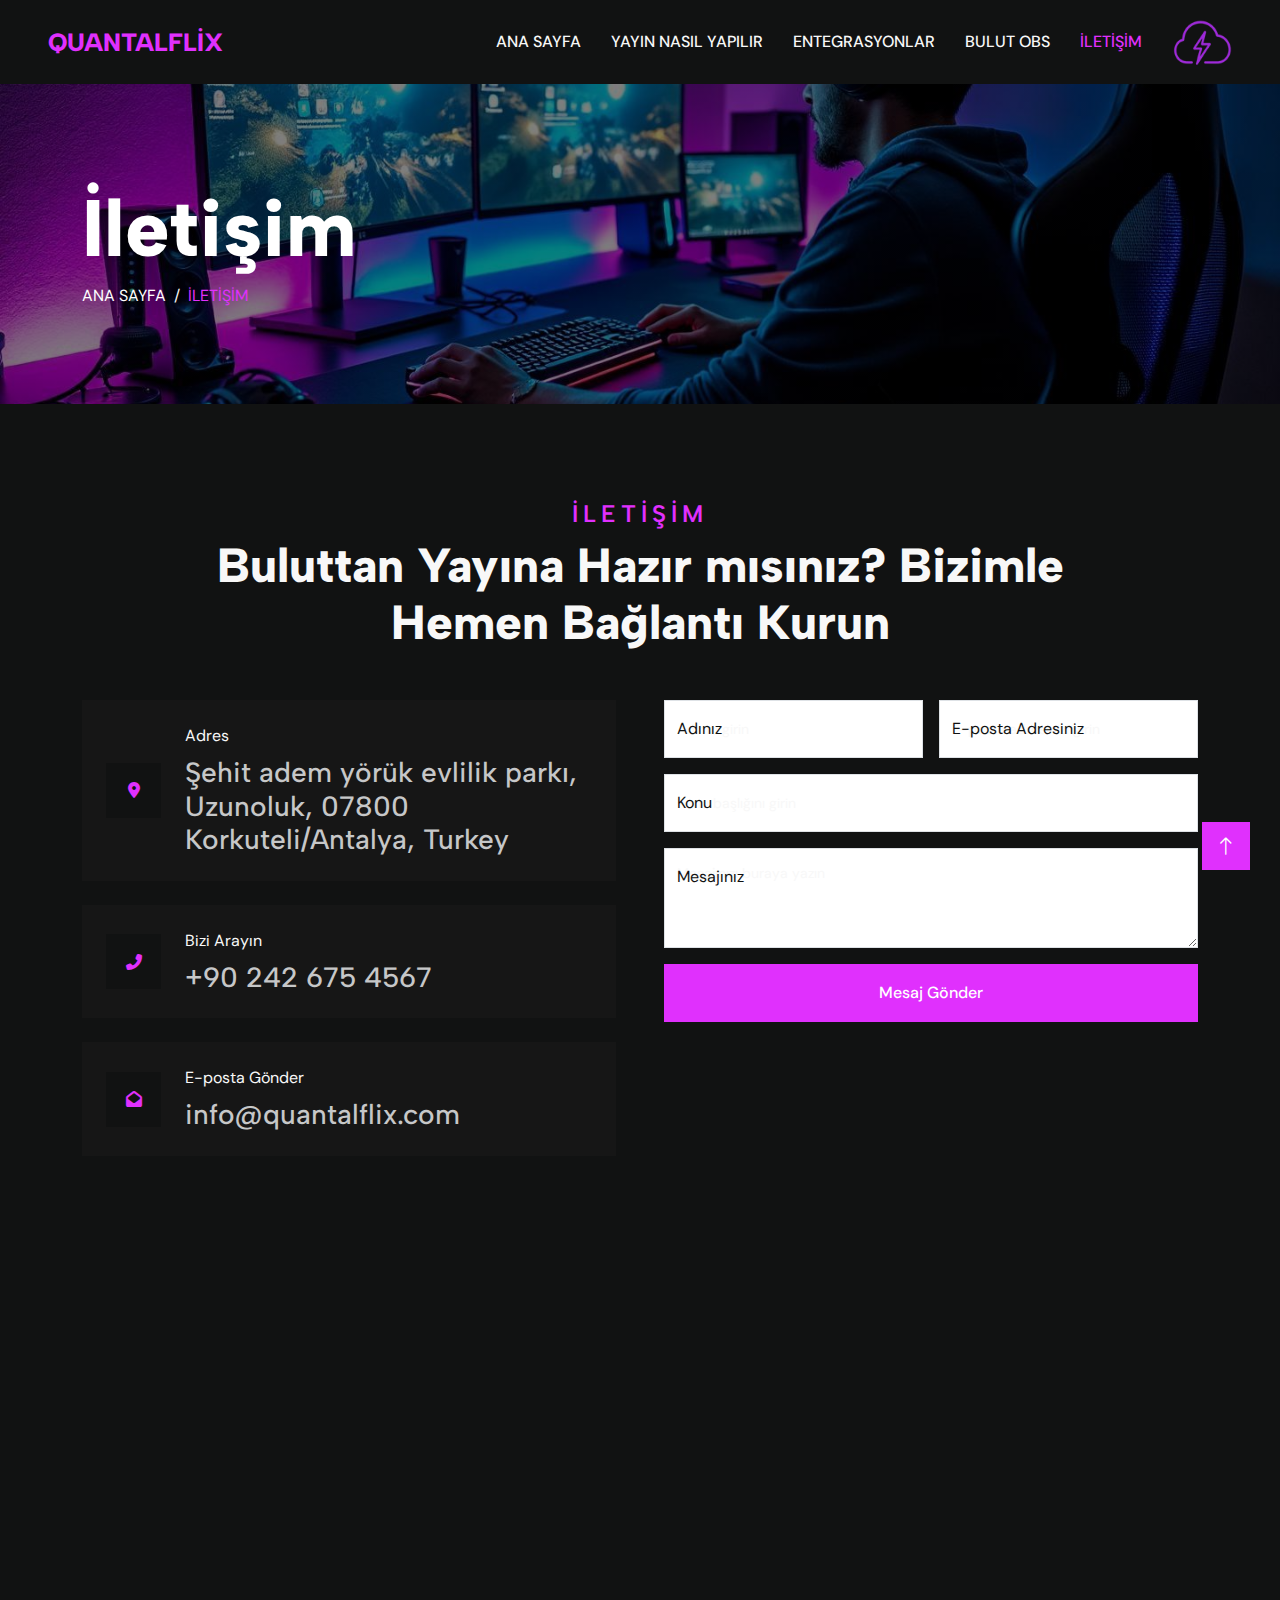
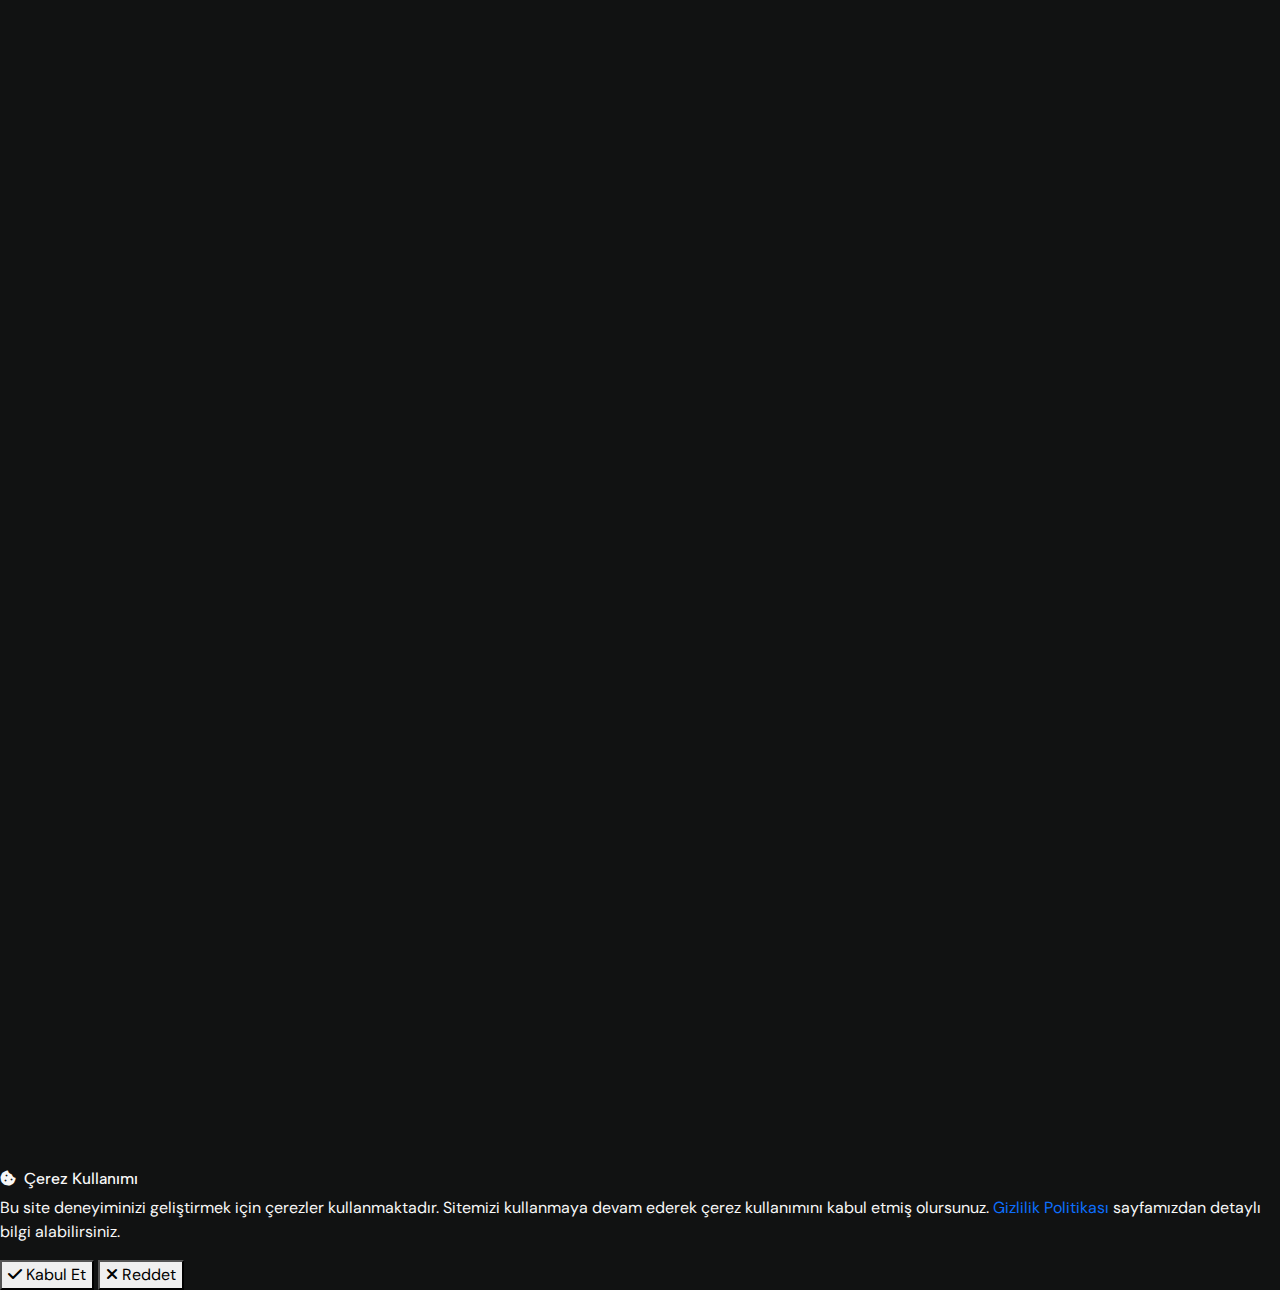
<file: contact.html>
﻿<!DOCTYPE html>
<html lang="tr">

<head>
    <meta charset="utf-8">
    <title>QuantalFlix - İletişim</title>
    <meta content="width=device-width, initial-scale=1.0" name="viewport">
    <meta name="robots" content="index, follow">

    <meta property="og:type" content="website">
    <meta property="og:url" content="https://quantalflix.com/contact.html">
    <meta property="og:title" content="QuantalFlix - İletişim">
    <meta property="og:description" content="QuantalFlix ile iletişime geçin. Sorularınız için bizimle iletişime geçin ve profesyonel destek alın.">
    <meta property="og:image" content="https://quantalflix.com/assets/img/carousel-2.jpg">
    <meta property="og:image:width" content="1200">
    <meta property="og:image:height" content="630">
    <meta property="og:site_name" content="QuantalFlix">
    <meta property="og:locale" content="tr_TR">

    <meta property="twitter:card" content="summary_large_image">
    <meta property="twitter:url" content="https://quantalflix.com/contact.html">
    <meta property="twitter:title" content="QuantalFlix - İletişim">
    <meta property="twitter:description" content="QuantalFlix ile iletişime geçin. Sorularınız için bizimle iletişime geçin ve profesyonel destek alın.">
    <meta property="twitter:image" content="https://quantalflix.com/assets/img/carousel-2.jpg">

    	<link href="assets/img/favicon.png" rel="icon">

    <link rel="preconnect" href="https://fonts.googleapis.com">
    <link rel="preconnect" href="https://fonts.gstatic.com" crossorigin>
    	<link href="https://fonts.googleapis.com/css2?family=Albert+Sans:ital,wght@0,100..900;1,100..900&family=DM+Sans:ital,opsz,wght@0,9..40,100..1000;1,9..40,100..1000&display=swap" rel="stylesheet">

    <link href="assets/css/all.min.css" rel="stylesheet">
    <link href="assets/css/bootstrap-icons.css" rel="stylesheet">

    <link href="assets/lib/animate/animate.min.css" rel="stylesheet">
    <link href="assets/lib/owlcarousel/assets/owl.carousel.min.css" rel="stylesheet">

    <link href="assets/css/bootstrap.min.css" rel="stylesheet">

    <link href="assets/css/master.css" rel="stylesheet">
</head>

<body>
    <div id="spinner" class="show bg-dark position-fixed translate-middle w-100 vh-100 top-50 start-50 d-flex align-items-center justify-content-center">
        <div class="spinner-border position-relative text-primary" style="width: 6rem; height: 6rem;" role="status"></div>
        <img class="position-absolute top-50 start-50 translate-middle" src="assets/img/icons/icon-1.png" alt="Icon">
    </div>
    <nav class="navbar navbar-expand-lg header navbar-light sticky-top py-lg-0 px-lg-5 wow fadeIn" data-wow-delay="0.1s">
        <a href="/" class="navbar-brand ms-4 ms-lg-0 logo">
            <h1 class="text-primary m-0">QuantalFlix</h1>
        </a>
        <button type="button" class="navbar-toggler me-4" data-bs-toggle="collapse" data-bs-target="#navbarCollapse">
            <span class="navbar-toggler-icon bi bi-text-paragraph"></span>
        </button>
        <div class="collapse navbar-collapse" id="navbarCollapse">
            <div class="navbar-nav ms-auto p-4 p-lg-0">
                <a href="/" class="nav-item nav-link">Ana Sayfa</a>
                <a href="how-to-stream.html" class="nav-item nav-link">Yayın Nasıl Yapılır</a>
                <a href="integrations.html" class="nav-item nav-link">Entegrasyonlar</a>
                <a href="obs-cloud.html" class="nav-item nav-link">Bulut OBS</a>
               
                <a href="contact.html" class="nav-item nav-link active">İletişim</a>
            </div>
            <div class="p-4 p-lg-0"><img src="assets/img/icons/icon-1.png" alt="Icon" style="width: 60px; height: 60px;"></div>
          
        </div>
    </nav>
    <div class="container-fluid page-header py-5 mb-5 wow fadeIn" data-wow-delay="0.1s">
        <div class="container py-5">
            <h1 class="display-1 text-white animated slideInDown">İletişim</h1>
            <nav aria-label="breadcrumb animated slideInDown">
                <ol class="breadcrumb text-uppercase mb-0">
                    <li class="breadcrumb-item"><a class="text-white" href="/">Ana Sayfa</a></li>
                    <li class="breadcrumb-item text-primary active" aria-current="page">İletişim</li>
                </ol>
            </nav>
        </div>
    </div>
    <div class="container-xxl py-5">
        <div class="container">
            <div class="row justify-content-center">
                <div class="col-md-10 col-sm-12">
                    <div class="text-center mx-auto mb-5 wow fadeInUp" data-wow-delay="0.1s">
                        <h4 class="section-title">İletişim</h4>
                        <h1 class="display-5 mb-4">Buluttan Yayına Hazır mısınız? Bizimle Hemen Bağlantı Kurun</h1>
                    </div>
                </div>
            </div>
            
            <div class="row g-5">
                <div class="col-lg-6 wow fadeInUp" data-wow-delay="0.1s">
                    <div class="d-flex flex-column justify-content-between h-100">
                        <div class="bg-light-dark d-flex align-items-center w-100 p-4 mb-4">
                            <div class="d-flex flex-shrink-0 align-items-center justify-content-center bg-dark" style="width: 55px; height: 55px;">
                                <i class="fa fa-map-marker-alt text-primary"></i>
                            </div>
                            <div class="ms-4">
                                <p class="mb-2">Adres</p>
                                <h3 class="mb-0"><a href="https://maps.app.goo.gl/tvEr3qmYmgrdPDzp8" target="_blank" style="color: #c6c7c8;">Şehit adem yörük evlilik parkı, Uzunoluk, 07800 Korkuteli/Antalya, Turkey</a></h3>
                            </div>
                        </div>
                        <div class="bg-light-dark d-flex align-items-center w-100 p-4 mb-4">
                            <div class="d-flex flex-shrink-0 align-items-center justify-content-center bg-dark" style="width: 55px; height: 55px;">
                                <i class="fa fa-phone-alt text-primary"></i>
                            </div>
                            <div class="ms-4">
                                <p class="mb-2">Bizi Arayın</p>
                                <h3 class="mb-0"><a href="tel:+902426754567" style="color: #c6c7c8;">+90 242 675 4567</a></h3>
                            </div>
                        </div>
                        <div class="bg-light-dark d-flex align-items-center w-100 p-4">
                            <div class="d-flex flex-shrink-0 align-items-center justify-content-center bg-dark" style="width: 55px; height: 55px;">
                                <i class="fa fa-envelope-open text-primary"></i>
                            </div>
                            <div class="ms-4">
                                <p class="mb-2">E-posta Gönder</p>
                                <h3 class="mb-0"><a href="mailto:info@quantalflix.com" style="color: #c6c7c8;">info@quantalflix.com</a></h3>
                            </div>
                        </div>
                    </div>
                </div>
                <div class="col-lg-6 wow fadeInUp" data-wow-delay="0.5s">
                    <form id="contactForm" onsubmit="handleContactForm(event)">
                        <input type="hidden" id="gclid_contact" name="gclid" value="">
                        <div class="row g-3">
                            <div class="col-md-6">
                                <div class="form-floating">
                                    <input type="text" class="form-control" id="name" placeholder="Adınızı girin" style="color: #191c24;" required>
                                    <label for="name">Adınız</label>
                                    <div class="invalid-feedback">
                                        Lütfen adınızı girin.
                                    </div>
                                </div>
                            </div>
                            <div class="col-md-6">
                                <div class="form-floating">
                                    <input type="email" class="form-control" id="email" placeholder="E-posta adresinizi girin" style="color: #191c24;" required>
                                    <label for="email">E-posta Adresiniz</label>
                                    <div class="invalid-feedback">
                                        Lütfen geçerli bir e-posta adresi girin.
                                    </div>
                                </div>
                            </div>
                            <div class="col-12">
                                <div class="form-floating">
                                    <input type="text" class="form-control" id="subject" placeholder="Konu başlığını girin" style="color: #191c24;" required>
                                    <label for="subject">Konu</label>
                                    <div class="invalid-feedback">
                                        Lütfen bir konu girin.
                                    </div>
                                </div>
                            </div>
                                                            <div class="col-12">
                                    <div class="form-floating">
                                        <textarea class="form-control" placeholder="Mesajınızı buraya yazın" id="message" style="height: 100px; color: #191c24;"></textarea>
                                        <label for="message">Mesajınız</label>
                                    </div>
                                </div>
                            <div class="col-12">
                                <button class="btn btn-primary w-100 py-3" type="submit">Mesaj Gönder</button>
                            </div>
                        </div>
                    </form>
                </div>
            </div>
        </div>
    </div>
<div class="container-xxl py-5">
    <div class="container">
        <div class="text-center mx-auto mb-5 wow fadeInUp" data-wow-delay="0.1s" style="max-width: 600px;">
            <h4 class="section-title">Sıkça Sorulan Sorular</h4>
            <h1 class="display-6 mb-4">Yayına Başlamadan Önce Merak Ettikleriniz</h1>
        </div>
        <div class="row g-4">
            <div class="col-lg-12">
                <div class="accordion" id="faqAccordion">
                    <div class="accordion-item bg-light-dark text-light mb-3 wow fadeInUp" data-wow-delay="0.1s" style="border: 1px solid rgba(224, 48, 253, 0.2);">
                        <h2 class="accordion-header" id="faq1">
                            <button class="accordion-button collapsed bg-dark text-light" type="button" data-bs-toggle="collapse" data-bs-target="#collapse1" style="border-bottom: 1px solid rgba(224, 48, 253, 0.2);">
                                Yayın yapmak için güçlü bir bilgisayara ihtiyacım var mı?
                            </button>
                        </h2>
                        <div id="collapse1" class="accordion-collapse collapse" data-bs-parent="#faqAccordion">
                            <div class="accordion-body">
                                Hayır, QuantalFlix'in yenilikçi bulut teknolojisi sayesinde yüksek donanımlı bir bilgisayara ihtiyacınız yok. Ortalama bir internet bağlantısı ve tarayıcı olan herhangi bir cihazdan yayın yapabilirsiniz. Tüm işlemler bizim güçlü sunucularımızda gerçekleştirilir, böylece bilgisayarınızın performansı yayın kalitesini etkilemez. 4K kalitesinde yayın yapmak için bile entry-level bir laptop yeterlidir.
                            </div>
                        </div>
                    </div>
                    <div class="accordion-item bg-light-dark text-light mb-3 wow fadeInUp" data-wow-delay="0.2s" style="border: 1px solid rgba(224, 48, 253, 0.2);">
                        <h2 class="accordion-header" id="faq2">
                            <button class="accordion-button collapsed bg-dark text-light" type="button" data-bs-toggle="collapse" data-bs-target="#collapse2" style="border-bottom: 1px solid rgba(224, 48, 253, 0.2);">
                                OBS kurulumu gerekiyor mu?
                            </button>
                        </h2>
                        <div id="collapse2" class="accordion-collapse collapse" data-bs-parent="#faqAccordion">
                            <div class="accordion-body">
                                Kesinlikle hayır! QuantalFlix'in tarayıcı tabanlı OBS çözümü, klasik OBS'nin tüm özelliklerini içerir ve kurulum gerektirmez. Tarayıcınızı açıp giriş yaparak hemen yayına başlayabilirsiniz. Sahne düzenleri, geçişler, efektler ve eklentiler dahil tüm OBS özellikleri bulut üzerinden kullanılabilir. Ayrıca ayarlarınız bulutta saklanır, böylece farklı cihazlarda aynı yapılandırmayı kullanabilirsiniz.
                            </div>
                        </div>
                    </div>
                    <div class="accordion-item bg-light-dark text-light mb-3 wow fadeInUp" data-wow-delay="0.3s" style="border: 1px solid rgba(224, 48, 253, 0.2);">
                        <h2 class="accordion-header" id="faq3">
                            <button class="accordion-button collapsed bg-dark text-light" type="button" data-bs-toggle="collapse" data-bs-target="#collapse3" style="border-bottom: 1px solid rgba(224, 48, 253, 0.2);">
                                Aynı anda birden fazla platformda yayın yapabilir miyim?
                            </button>
                        </h2>
                        <div id="collapse3" class="accordion-collapse collapse" data-bs-parent="#faqAccordion">
                            <div class="accordion-body">
                                Evet! QuantalFlix'in çoklu platform yayın özelliği sayesinde Twitch, YouTube, Facebook ve diğer popüler platformlara aynı anda yayın yapabilirsiniz. Tek bir kontrol panelinden tüm platformlardaki sohbetleri yönetebilir, izleyici etkileşimlerini takip edebilir ve platform özelinde özelleştirmeler yapabilirsiniz. Ayrıca her platform için farklı kalite ayarları belirleyebilir ve yayın başlıklarını otomatik olarak senkronize edebilirsiniz.
                            </div>
                        </div>
                    </div>
                    <div class="accordion-item bg-light-dark text-light mb-3 wow fadeInUp" data-wow-delay="0.4s" style="border: 1px solid rgba(224, 48, 253, 0.2);">
                        <h2 class="accordion-header" id="faq4">
                            <button class="accordion-button collapsed bg-dark text-light" type="button" data-bs-toggle="collapse" data-bs-target="#collapse4" style="border-bottom: 1px solid rgba(224, 48, 253, 0.2);">
                                Teknik bir sorun yaşarsam destek alabilir miyim?
                            </button>
                        </h2>
                        <div id="collapse4" class="accordion-collapse collapse" data-bs-parent="#faqAccordion">
                            <div class="accordion-body">
                                Kesinlikle! Deneyimli teknik destek ekibimiz 7/24 hizmetinizdedir. Canlı sohbet, e-posta veya telefon üzerinden anında destek alabilirsiniz. Ekibimiz yayın ayarları, platform entegrasyonları, ses/görüntü optimizasyonu ve diğer teknik konularda size yardımcı olacaktır. Ayrıca kapsamlı bilgi bankamızda yaygın sorunların çözümlerini ve detaylı rehberleri bulabilirsiniz. Yayınınızın kesintisiz devam etmesi bizim önceliğimizdir.
                            </div>
                        </div>
                    </div>
                </div>
            </div>
        </div>
    </div>
</div>
    <div class="container-fluid pt-5 px-0 wow fadeIn" data-wow-delay="0.1s">
        <iframe src="https://www.google.com/maps/embed?pb=!1m18!1m12!1m3!1d3183.4662463369377!2d30.210958199999997!3d37.070200799999995!2m3!1f0!2f0!3f0!3m2!1i1024!2i768!4f13.1!3m3!1m2!1s0x14c3fdc549a45bef%3A0x89f5069db5bd862c!2zxZ5laGl0IGFkZW0gecO2csO8ayBwYXJrxLE!5e0!3m2!1sen!2sua!4v1753630517754!5m2!1sen!2sua" style="border:0; width:100vw; height:450px;" allowfullscreen="" loading="lazy" referrerpolicy="no-referrer-when-downgrade"></iframe>
    </div>
    <div class="container-fluid bg-light-dark text-body footer mt-5 pt-5 px-0 wow fadeIn" data-wow-delay="0.1s">
        <div class="container py-5">
            <div class="row g-5">
                <div class="col-lg-3 col-md-6">
                    <h3 class="text-light mb-4">Adres</h3>
                    <p class="mb-2"><i class="fa fa-map-marker-alt text-primary me-3"></i><a href="https://maps.app.goo.gl/tvEr3qmYmgrdPDzp8" target="_blank" style="color: #c6c7c8;">Şehit adem yörük evlilik parkı, Uzunoluk, 07800 Korkuteli/Antalya, Turkey</a></p>
                    <p class="mb-2"><i class="fa fa-phone-alt text-primary me-3"></i><a href="tel:+902426754567" style="color: #c6c7c8;">+90 242 675 4567</a></p>
                    <p class="mb-2"><i class="fa fa-envelope text-primary me-3"></i><a href="mailto:info@quantalflix.com" style="color: #c6c7c8;">info@quantalflix.com</a></p>
                    
                </div>
                <div class="col-lg-3 col-md-6">
                    <h3 class="text-light mb-4">Hizmetler</h3>
                    <a class="btn btn-link" href="obs-cloud.html">Bulut OBS</a>
                    <a class="btn btn-link" href="how-to-stream.html">Yayın Nasıl Yapılır</a>
                    <a class="btn btn-link" href="how-to-stream.html">Yayın Analitik</a>
                    <a class="btn btn-link" href="integrations.html">Chat Yönetimi</a>
                    <a class="btn btn-link" href="contact.html">Teknik Destek</a>
                </div>
                <div class="col-lg-3 col-md-6">
                    <h3 class="text-light mb-4">Hızlı Linkler</h3>
                    <a class="btn btn-link" href="/">Ana Sayfa</a>
                    <a class="btn btn-link" href="contact.html">İletişim</a>
                    <a class="btn btn-link" href="integrations.html">Entegrasyonlar</a>
                    <a class="btn btn-link" href="terms-of-service.html">Kullanım Şartları</a>
                    <a class="btn btn-link" href="privacy-policy.html">Gizlilik Politikası</a>
                </div>
                <div class="col-lg-3 col-md-6">
                    <h3 class="text-light mb-4">Bülten</h3>
                    <p>Yeni özellikler ve güncellemeler hakkında ilk siz haberdar olun.</p>
                    <div class="row justify-content-center">
                        <div class="col-12 position-relative">
                            <form id="signupForm" onsubmit="handleSignup(event)">
                                <input id="emailInput" class="form-control bg-transparent w-100 py-3 ps-4 pe-5" type="email" placeholder="E-posta adresiniz" required>
                                <button type="submit" class="btn btn-primary py-2 position-absolute top-0 end-0 mt-2 me-4">Kayıt Ol</button>
                            </form>
                        </div>
                    </div>
                    <div id="successMessage" class="alert alert-success mt-3 d-none" role="alert">
                        <h5>Kayıt başarılı!</h5>
                    </div>
                </div>
            </div>
        </div>
        <div class="container-fluid copyright">
            <div class="container">
                <div class="row">
                    <div class="col-md-6 text-center text-md-start mb-3 mb-md-0">
                        <p>&copy; 2025 QuantalFlix, Tüm Hakları Saklıdır.</p>
                    </div>
                </div>
            </div>
        </div>
    </div>
    <div class="modal fade" id="contactModal" tabindex="-1" aria-labelledby="contactModalLabel" aria-hidden="true">
        <div class="modal-dialog modal-dialog-centered">
            <div class="modal-content bg-dark text-light">
                <div class="modal-header border-bottom border-primary">
                    <h5 class="modal-title text-primary" id="contactModalLabel">
                        <i class="fas fa-check-circle me-2"></i>Mesajınız Gönderildi!
                    </h5>
                    <button type="button" class="btn-close btn-close-white" data-bs-dismiss="modal" aria-label="Close"></button>
                </div>
                <div class="modal-body text-center py-4">
                    <div class="mb-3">
                        <i class="fas fa-paper-plane text-primary" style="font-size: 48px;"></i>
                    </div>
                    <h4 class="mb-3">Teşekkür Ederiz!</h4>
                    <p class="mb-0">Mesajınız başarıyla alındı. En kısa sürede size geri dönüş yapacağız.</p>
                    <small style="color: #e9ecef;">Genellikle 24 saat içinde yanıtlıyoruz.</small>
                </div>
                <div class="modal-footer border-top border-primary justify-content-center">
                    <button type="button" class="btn btn-primary" data-bs-dismiss="modal">Tamam</button>
                </div>
            </div>
        </div>
    </div>

    <a href="#" class="btn btn-lg btn-primary btn-lg-square back-to-top"><i class="bi bi-arrow-up"></i></a>


    <script src="assets/js/jquery.min.js"></script>
    <script src="assets/js/bootstrap.min.js"></script>
    <script src="assets/lib/wow/wow.min.js"></script>
    <script src="assets/lib/easing/easing.min.js"></script>
    <script src="assets/lib/waypoints/waypoints.min.js"></script>
    <script src="assets/lib/counterup/counterup.min.js"></script>
    <script src="assets/lib/owlcarousel/owl.carousel.min.js"></script>

    <script src="assets/js/master.js"></script>
    
    <script src="assets/js/cookie-banner.js"></script>
    <script src="assets/js/validator.js"></script>
    <script>
        function handleSignup(event) {
                event.preventDefault(); 

            const email = document.getElementById('emailInput').value.trim();
            const messageBox = document.getElementById('successMessage');
            const form = document.getElementById('signupForm');

            if (email !== '') {
                messageBox.classList.remove('d-none');
                messageBox.classList.remove('alert-danger');
                messageBox.classList.add('alert-success');
                messageBox.innerHTML = '<h5>✅ Kayıt başarılı!</h5><p>E-posta adresiniz bülten listemize eklendi.</p>';
                
                form.reset();
                
                setTimeout(() => {
                    messageBox.classList.add('d-none');
                }, 3000);
            } else {
                messageBox.classList.remove('d-none');
                messageBox.classList.remove('alert-success');
                messageBox.classList.add('alert-danger');
                messageBox.innerHTML = '<h5>⚠️ Hata!</h5><p>Lütfen geçerli bir e-posta adresi girin.</p>';
                
                setTimeout(() => {
                    messageBox.classList.add('d-none');
                }, 3000);
            }
        }

        function getGclidFromUrl() {
            const urlParams = new URLSearchParams(window.location.search);
            return urlParams.get('gclid') || '';
        }

        document.addEventListener('DOMContentLoaded', function() {
            const gclid = getGclidFromUrl();
            if (gclid) {
                document.getElementById('gclid_contact').value = gclid;
            }
        });

        function handleContactForm(event) {
            event.preventDefault();
            
            const form = event.target;
            const name = document.getElementById('name');
            const email = document.getElementById('email');
            const subject = document.getElementById('subject');
            const message = document.getElementById('message');
            const gclid = document.getElementById('gclid_contact').value;
            
            form.classList.remove('was-validated');
            
            let isValid = true;
            
            if (name.value.trim().length < 2) {
                name.setCustomValidity('Adınız en az 2 karakter olmalıdır.');
                isValid = false;
            } else {
                name.setCustomValidity('');
            }

            const emailRegex = /^[^\s@]+@[^\s@]+\.[^\s@]+$/;
            if (!emailRegex.test(email.value.trim())) {
                email.setCustomValidity('Lütfen geçerli bir e-posta adresi girin.');
                isValid = false;
            } else {
                email.setCustomValidity('');
            }
            
            if (subject.value.trim().length < 3) {
                subject.setCustomValidity('Konu en az 3 karakter olmalıdır.');
                isValid = false;
            } else {
                subject.setCustomValidity('');
            }
            
            
            form.classList.add('was-validated');
            
            if (isValid && form.checkValidity()) {
                form.classList.remove('was-validated');
                
                const gclidValue = gclid;

                form.reset();
                document.getElementById('gclid_contact').value = gclidValue;
                
            

                const modal = new bootstrap.Modal(document.getElementById('contactModal'));
                modal.show();
            }
        }
       
        function handleSignup(event) {
            event.preventDefault(); 

            const email = document.getElementById('emailInput').value.trim();
            const messageBox = document.getElementById('successMessage');
            const form = document.getElementById('signupForm');

            if (email !== '') {
                messageBox.classList.remove('d-none');
                messageBox.classList.remove('alert-danger');
                messageBox.classList.add('alert-success');
                messageBox.innerHTML = '<h5>✅ Kayıt başarılı!</h5><p>E-posta adresiniz bülten listemize eklendi.</p>';
                
                form.reset();
                
                setTimeout(() => {
                    messageBox.classList.add('d-none');
                }, 3000);
            } else {
                messageBox.classList.remove('d-none');
                messageBox.classList.remove('alert-success');
                messageBox.classList.add('alert-danger');
                messageBox.innerHTML = '<h5>⚠️ Hata!</h5><p>Lütfen geçerli bir e-posta adresi girin.</p>';
                
                setTimeout(() => {
                    messageBox.classList.add('d-none');
                }, 3000);
            }
        }
   
    </script>
</body>

</html>
</file>
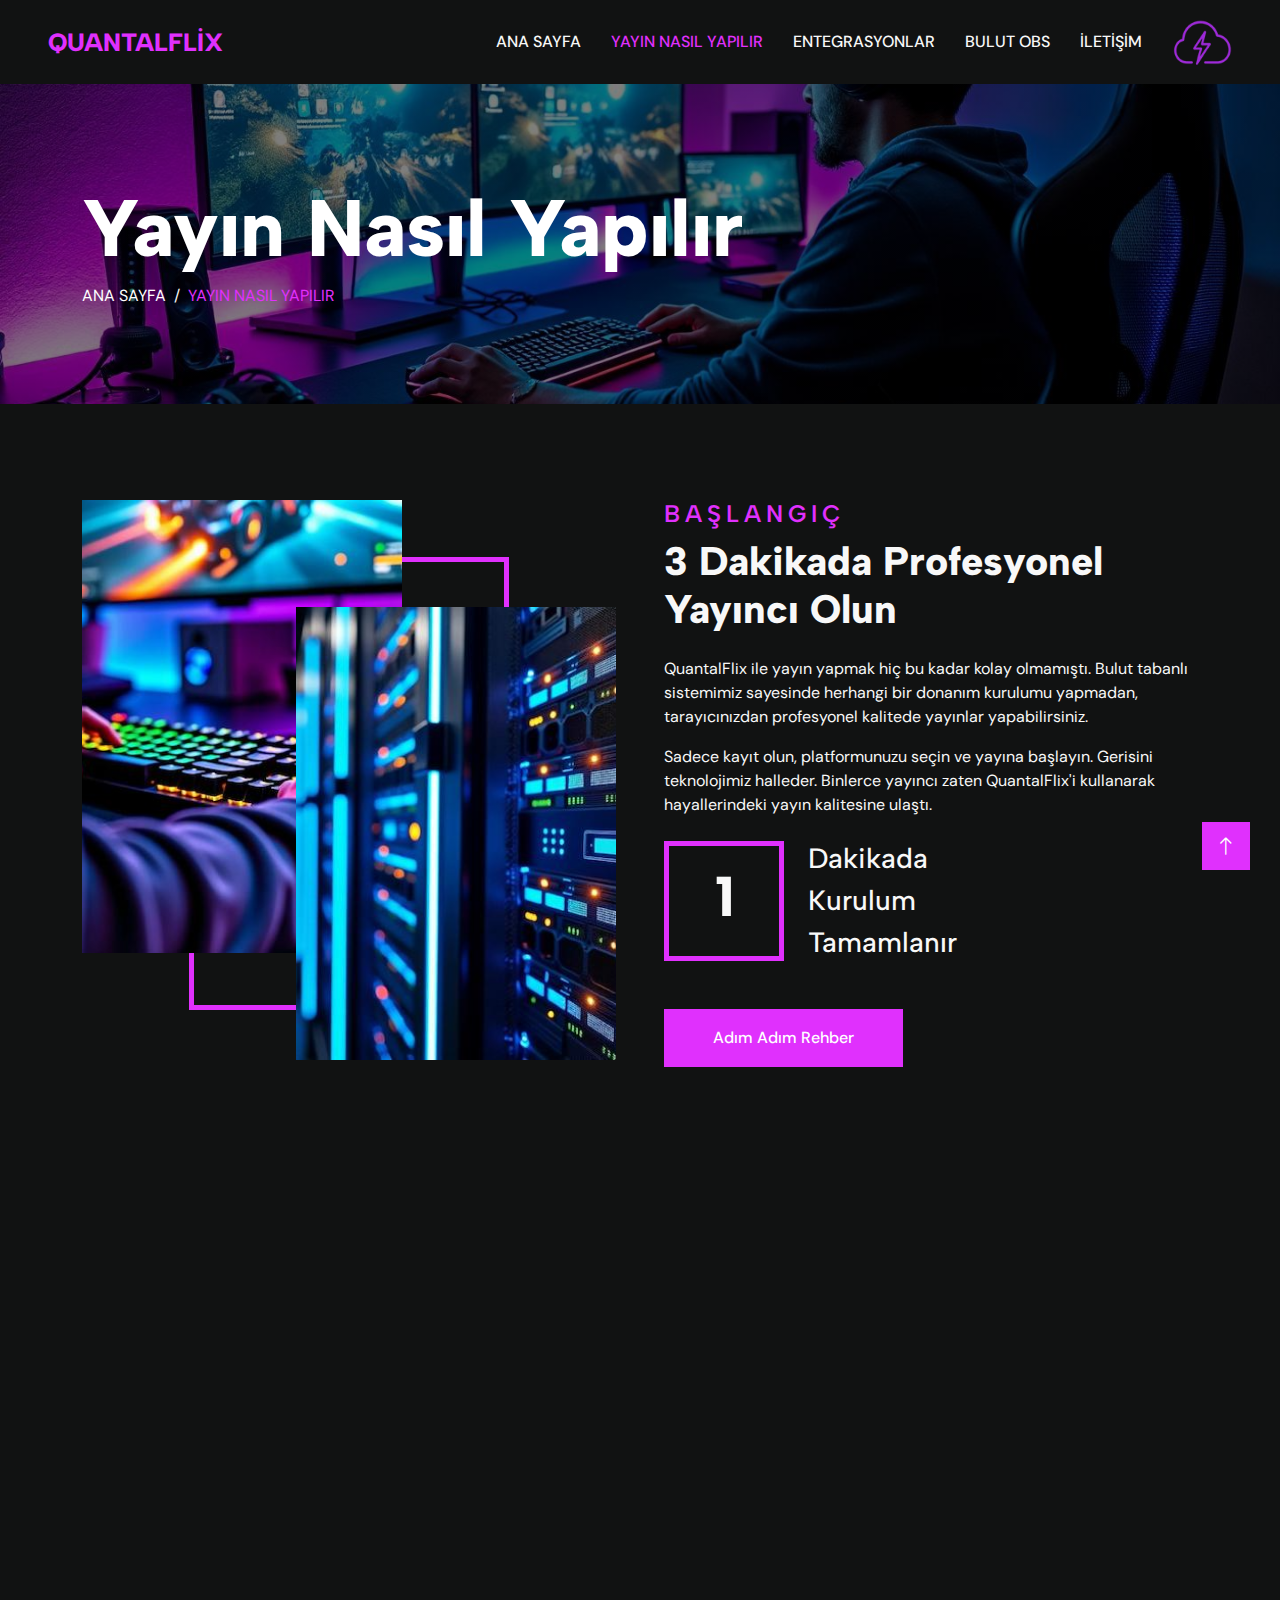
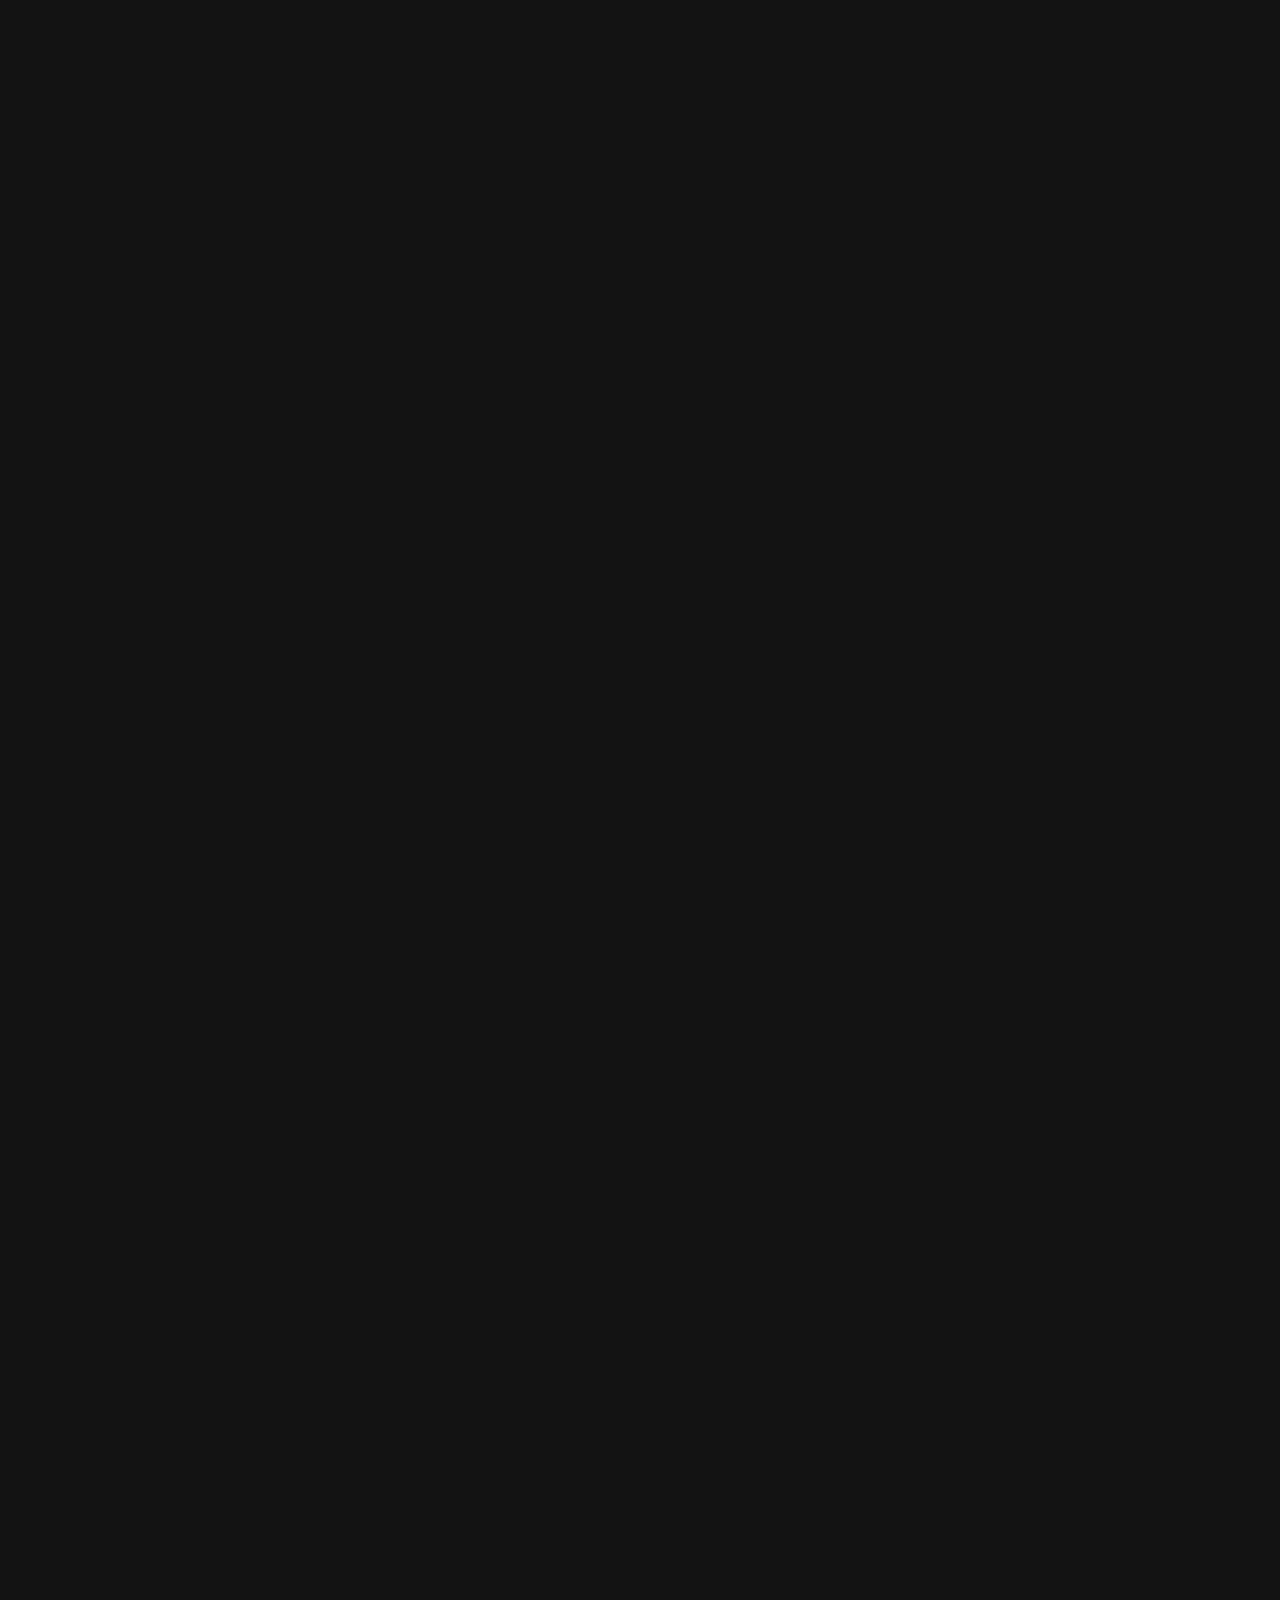
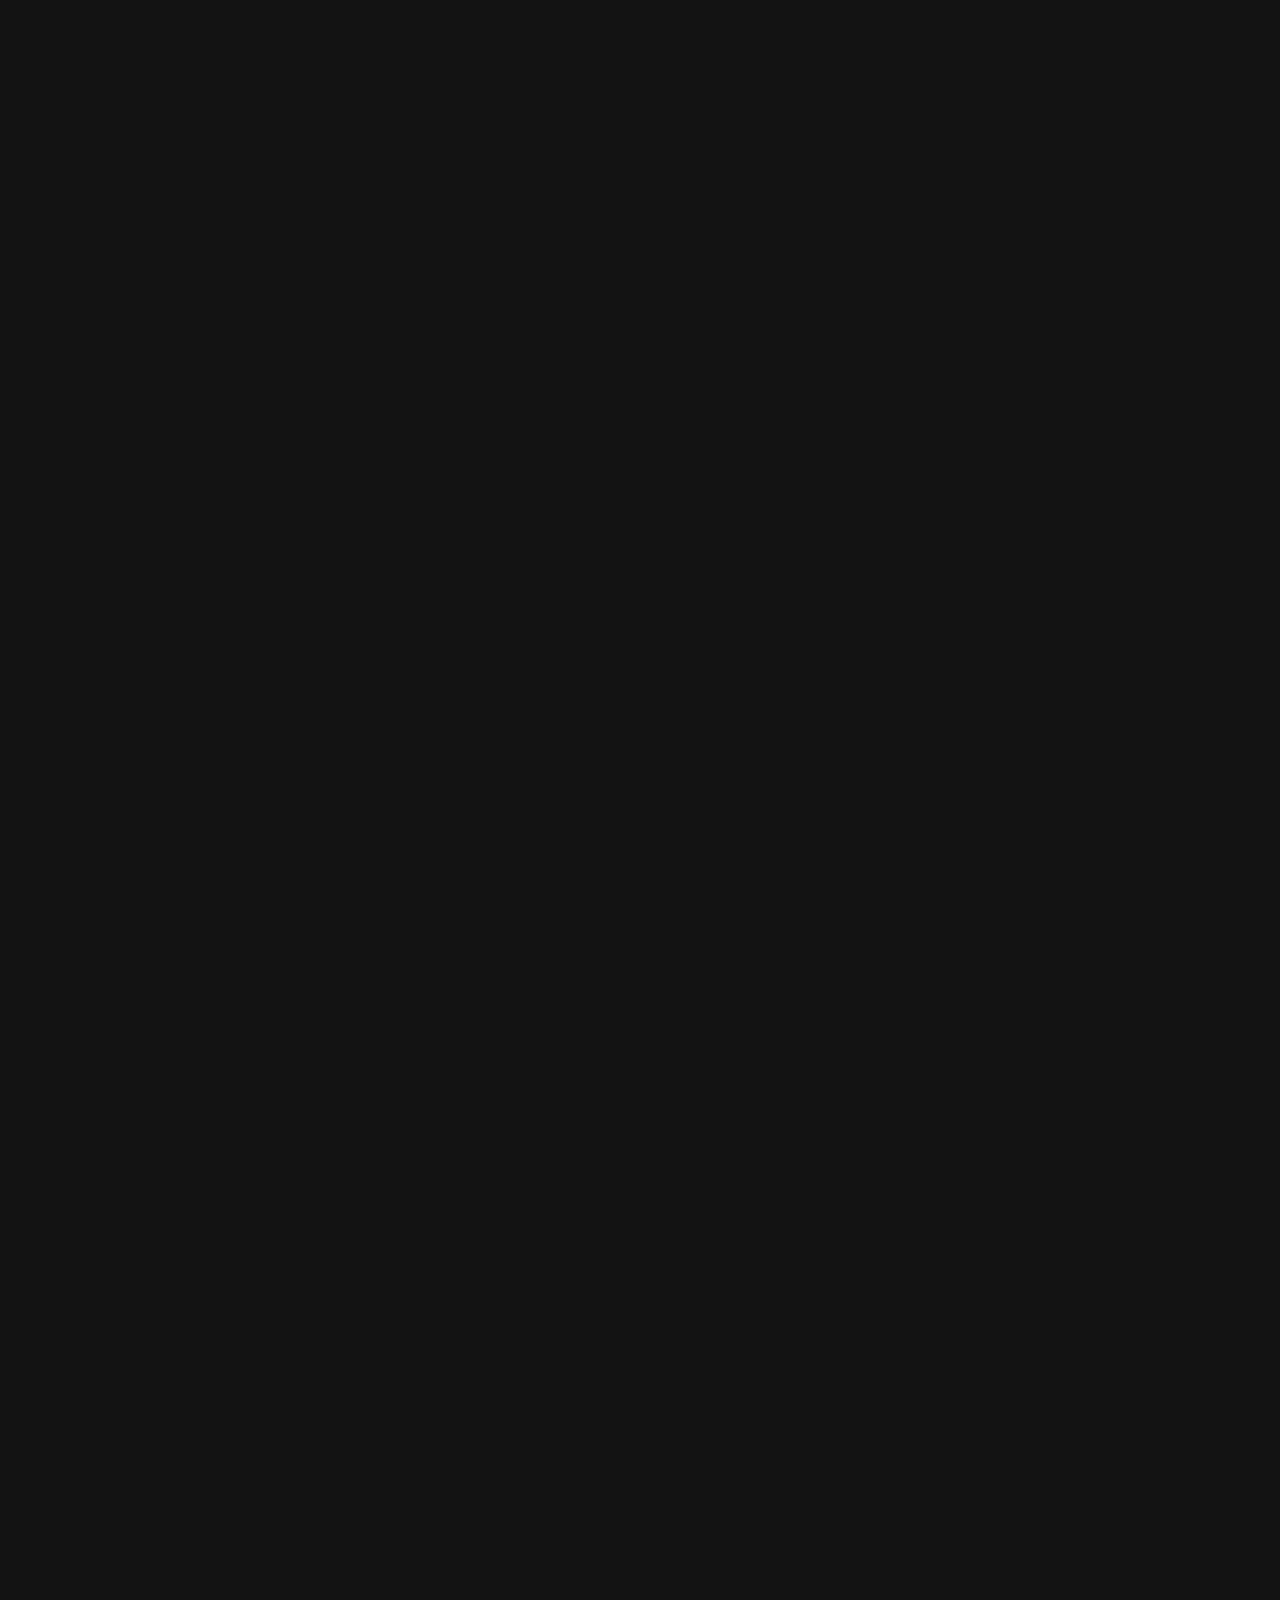
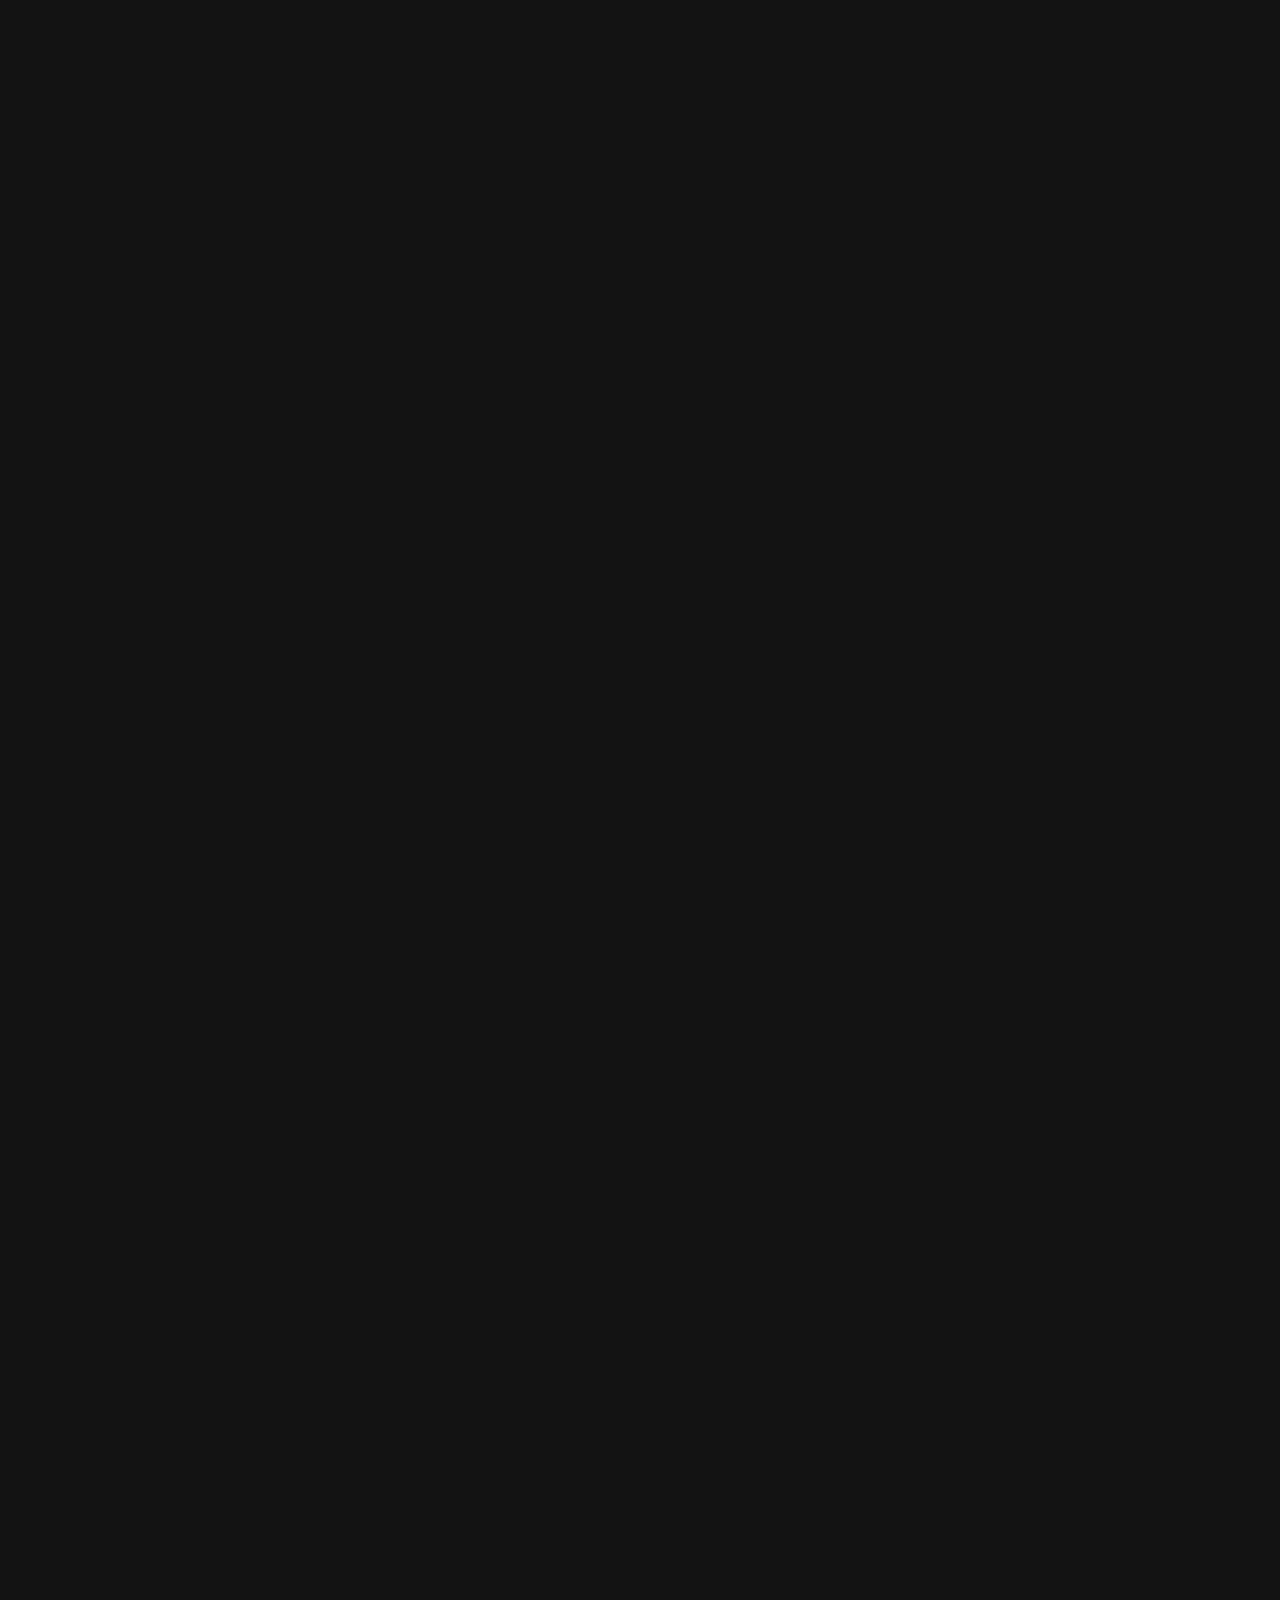
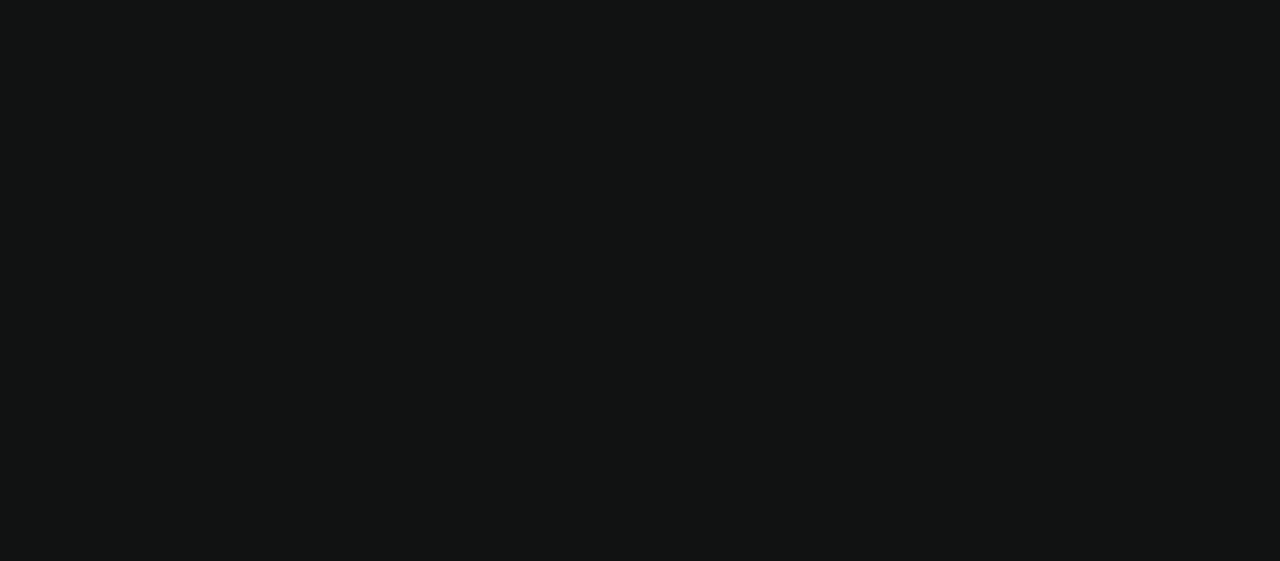
<file: how-to-stream.html>
﻿<!DOCTYPE html>
<html lang="tr">

<head>
    <meta charset="utf-8">
    <title>QuantalFlix - Yayın Nasıl Yapılır</title>
    <meta content="width=device-width, initial-scale=1.0" name="viewport">

    <!-- Favicon -->
    	<link href="assets/img/favicon.png" rel="icon">

    <!-- Google Web Fonts -->
    <link rel="preconnect" href="https://fonts.googleapis.com">
    <link rel="preconnect" href="https://fonts.gstatic.com" crossorigin>
    	<link href="https://fonts.googleapis.com/css2?family=Albert+Sans:ital,wght@0,100..900;1,100..900&family=DM+Sans:ital,opsz,wght@0,9..40,100..1000;1,9..40,100..1000&display=swap" rel="stylesheet">

    <!-- Icon Font Stylesheet -->
    <link href="assets/css/all.min.css" rel="stylesheet">
    <link href="assets/css/bootstrap-icons.css" rel="stylesheet">

    <!-- Libraries Stylesheet -->
    <link href="assets/lib/animate/animate.min.css" rel="stylesheet">
    <link href="assets/lib/owlcarousel/assets/owl.carousel.min.css" rel="stylesheet">

    <!-- Customized Bootstrap Stylesheet -->
    <link href="assets/css/bootstrap.min.css" rel="stylesheet">

    <!-- Template Stylesheet -->
    <link href="assets/css/master.css" rel="stylesheet">
</head>

<body>
    <!-- Spinner Start -->
    <div id="spinner" class="show bg-dark position-fixed translate-middle w-100 vh-100 top-50 start-50 d-flex align-items-center justify-content-center">
        <div class="spinner-border position-relative text-primary" style="width: 6rem; height: 6rem;" role="status"></div>
        <img class="position-absolute top-50 start-50 translate-middle" src="assets/img/icons/icon-1.png" alt="Icon">
    </div>
    <!-- Spinner End -->


    <!-- Navbar Start -->
    <nav class="navbar navbar-expand-lg header navbar-light sticky-top py-lg-0 px-lg-5 wow fadeIn" data-wow-delay="0.1s">
        <a href="index.html" class="navbar-brand ms-4 ms-lg-0 logo">
            <h1 class="text-primary m-0">QuantalFlix</h1>
        </a>
        <button type="button" class="navbar-toggler me-4" data-bs-toggle="collapse" data-bs-target="#navbarCollapse">
            <span class="navbar-toggler-icon bi bi-text-paragraph"></span>
        </button>
        <div class="collapse navbar-collapse" id="navbarCollapse">
            <div class="navbar-nav ms-auto p-4 p-lg-0">
                <a href="index.html" class="nav-item nav-link">Ana Sayfa</a>
                <a href="how-to-stream.html" class="nav-item nav-link active">Yayın Nasıl Yapılır</a>
                <a href="integrations.html" class="nav-item nav-link">Entegrasyonlar</a>
                <a href="obs-cloud.html" class="nav-item nav-link">Bulut OBS</a>
               
                <a href="contact.html" class="nav-item nav-link">İletişim</a>
            </div>
            <div class="p-4 p-lg-0"><img src="assets/img/icons/icon-1.png" alt="Icon" style="width: 60px; height: 60px;"></div>
          
        </div>
    </nav>
    <!-- Navbar End -->


    <!-- Page Header Start -->
    <div class="container-fluid page-header py-5 mb-5 wow fadeIn" data-wow-delay="0.1s">
        <div class="container py-5">
            <h1 class="display-1 text-white animated slideInDown">Yayın Nasıl Yapılır</h1>
            <nav aria-label="breadcrumb animated slideInDown">
                <ol class="breadcrumb text-uppercase mb-0">
                    <li class="breadcrumb-item"><a class="text-white" href="index.html">Ana Sayfa</a></li>
                    <li class="breadcrumb-item text-primary active" aria-current="page">Yayın Nasıl Yapılır</li>
                </ol>
            </nav>
        </div>
    </div>
    <!-- Page Header End -->

    <!-- About Start -->
    <div class="container-xxl py-5">
        <div class="container">
            <div class="row g-5">
                <div class="col-lg-6 wow fadeIn" data-wow-delay="0.1s">
                    <div class="about-img">
                        <img class="img-fluid" src="assets/img/about-1.jpg" alt="about-img-1">
                        <img class="img-fluid" src="assets/img/about-2.jpg" alt="about-img-2">
                    </div>
                </div>
                <div class="col-lg-6 wow fadeIn" data-wow-delay="0.5s">
                    <h4 class="section-title">Başlangıç</h4>
                    <h1 class="display-6 mb-4">3 Dakikada Profesyonel Yayıncı Olun</h1>
                    <p>QuantalFlix ile yayın yapmak hiç bu kadar kolay olmamıştı. Bulut tabanlı sistemimiz sayesinde herhangi bir donanım kurulumu yapmadan, tarayıcınızdan profesyonel kalitede yayınlar yapabilirsiniz.</p>
                    <p class="mb-4">Sadece kayıt olun, platformunuzu seçin ve yayına başlayın. Gerisini teknolojimiz halleder. Binlerce yayıncı zaten QuantalFlix'i kullanarak hayallerindeki yayın kalitesine ulaştı.</p>
                    <div class="d-flex align-items-center mb-5">
                        <div class="d-flex flex-shrink-0 align-items-center justify-content-center border border-5 border-primary" style="width: 120px; height: 120px;">
                            <h1 class="display-4 mb-n2" data-toggle="counter-up">3</h1>
                        </div>
                        <div class="ps-4">
                            <h3>Dakikada</h3>
                            <h3>Kurulum</h3>
                            <h3 class="mb-0">Tamamlanır</h3>
                        </div>
                    </div>
                    <a class="btn btn-primary py-3 px-5" href="#step-by-step">Adım Adım Rehber</a>
                </div>
            </div>
        </div>
    </div>
    <!-- About End -->


    <!-- Facts Start -->
    <div class="container-xxl py-5">
        <div class="container pt-5">
            <div class="row g-4">
                <div class="col-lg-4 col-md-6 wow fadeInUp" data-wow-delay="0.1s">
                    <div class="fact-item text-center bg-light h-100 p-5 pt-0">
                        <div class="fact-icon">
                            <img src="assets/img/icons/icon-2.png" alt="Icon">
                        </div>
                        <h3 class="mb-3">Donanım Gereksinimleri</h3>
                        <p class="mb-0">Sadece internet bağlantısı ve tarayıcı yeterli. Güçlü donanıma gerek yok, her bilgisayardan yayın yapın.</p>
                    </div>
                </div>
                <div class="col-lg-4 col-md-6 wow fadeInUp" data-wow-delay="0.3s">
                    <div class="fact-item text-center bg-light h-100 p-5 pt-0">
                        <div class="fact-icon">
                            <img src="assets/img/icons/icon-3.png" alt="Icon">
                        </div>
                        <h3 class="mb-3">Minimum İnternet Hızı</h3>
                        <p class="mb-0">En az 5 Mbps upload hızı ile HD kalitede yayın yapabilirsiniz. 10 Mbps+ ile 4K deneyimi.</p>
                    </div>
                </div>
                <div class="col-lg-4 col-md-6 wow fadeInUp" data-wow-delay="0.5s">
                    <div class="fact-item text-center bg-light h-100 p-5 pt-0">
                        <div class="fact-icon">
                            <img src="assets/img/icons/icon-4.png" alt="Icon">
                        </div>
                        <h3 class="mb-3">Desteklenen Tarayıcılar</h3>
                        <p class="mb-0">Chrome, Firefox, Safari ve Edge tarayıcılarında tam uyumluluk. Kurulum gerektirmez.</p>
                    </div>
                </div>
            </div>
        </div>
    </div>
    <!-- Facts End -->
    <!-- Feature Start -->
    <div class="container-xxl py-5" id="step-by-step">
        <div class="container">
            <div class="row g-5">
                <div class="col-lg-6 wow fadeInUp" data-wow-delay="0.1s">
                    <h4 class="section-title">Adım Adım Rehber</h4>
                    <h1 class="display-6 mb-4">Yayına Başlamanın En Kolay Yolu</h1>
                    <p class="mb-4">QuantalFlix'in sezgisel arayüzü ile yayın yapmak çok basit. Bu adımları izleyerek hemen yayına başlayabilirsiniz.</p>
                    <div class="row g-4">
                        <div class="col-12">
                            <div class="d-flex align-items-start">
                                <img class="flex-shrink-0" src="assets/img/icons/icon-2.png" alt="Icon">
                                <div class="ms-4">
                                    <h3>1. Hesap Oluşturun</h3>
                                    <p class="mb-0">E-posta adresinizle hızlıca ücretsiz hesap oluşturun ve onaylayın.</p>
                                </div>
                            </div>
                        </div>
                        <div class="col-12">
                            <div class="d-flex align-items-start">
                                <img class="flex-shrink-0" src="assets/img/icons/icon-3.png" alt="Icon">
                                <div class="ms-4">
                                    <h3>2. Platform Bağlayın</h3>
                                    <p class="mb-0">Twitch, YouTube, Facebook Gaming hesaplarınızı güvenli şekilde bağlayın.</p>
                                </div>
                            </div>
                        </div>
                        <div class="col-12">
                            <div class="d-flex align-items-start">
                                <img class="flex-shrink-0" src="assets/img/icons/icon-4.png" alt="Icon">
                                <div class="ms-4">
                                    <h3>3. Yayına Başlayın</h3>
                                    <p class="mb-0">Bulut OBS'yi açın, ayarlarınızı yapın ve tek tıkla yayına başlayın!</p>
                                </div>
                            </div>
                        </div>
                    </div>
                </div>
                <div class="col-lg-6 wow fadeInUp" data-wow-delay="0.5s">
                    <div class="feature-img">
                        <img class="img-fluid" src="assets/img/about-3.jpg" alt="about-img">
                        <img class="img-fluid" src="assets/img/about-4.jpg" alt="about-img">
                    </div>
                </div>
            </div>
        </div>
    </div>
    <!-- Feature End -->

<!-- Gallery Start -->
<div class="container-xxl py-5">
    <div class="container">
        <div class="text-center mx-auto mb-5 wow fadeInUp" data-wow-delay="0.1s" style="max-width: 600px;">
            <h4 class="section-title">Yayın Galerisi</h4>
            <h1 class="display-6 mb-4">Yayın Türlerine Göre Farklı Senaryolar</h1>
        </div>
        <div class="row g-0 team-items">
            <div class="col-lg-3 col-md-6 wow fadeInUp" data-wow-delay="0.1s">
                <div class="team-item position-relative">
                    <div class="position-relative">
                        <img class="img-fluid" src="assets/img/gallery-gaming.jpg" alt="Gaming Stream">
                        <div class="team-social text-center">
                            <span class="btn btn-square"><i class="fas fa-gamepad"></i></span>
                            <span class="btn btn-square"><i class="fas fa-desktop"></i></span>
                        </div>
                    </div>
                    <div class="bg-light text-center p-4">
                        <h3 class="mt-2">Oyun Yayını</h3>
                        <span class="text-primary">Aksiyon, yarış, rol yapma ve turnuva içerikleri</span>
                    </div>
                </div>
            </div>
            <div class="col-lg-3 col-md-6 wow fadeInUp" data-wow-delay="0.3s">
                <div class="team-item position-relative">
                    <div class="position-relative">
                        <img class="img-fluid" src="assets/img/gallery-chat.jpg" alt="Chat Stream">
                        <div class="team-social text-center">
                            <span class="btn btn-square"><i class="fas fa-comments"></i></span>
                            <span class="btn btn-square"><i class="fas fa-coffee"></i></span>
                        </div>
                    </div>
                    <div class="bg-light text-center p-4">
                        <h3 class="mt-2">Sohbet & Community</h3>
                        <span class="text-primary">Just Chatting, interaktif yayınlar, Q&A</span>
                    </div>
                </div>
            </div>
            <div class="col-lg-3 col-md-6 wow fadeInUp" data-wow-delay="0.5s">
                <div class="team-item position-relative">
                    <div class="position-relative">
                        <img class="img-fluid" src="assets/img/gallery-esports.jpg" alt="Esports Stream">
                        <div class="team-social text-center">
                            <span class="btn btn-square"><i class="fas fa-trophy"></i></span>
                            <span class="btn btn-square"><i class="fas fa-bolt"></i></span>
                        </div>
                    </div>
                    <div class="bg-light text-center p-4">
                        <h3 class="mt-2">Esports & Turnuva</h3>
                        <span class="text-primary">Canlı rekabet, takım yayını, skor tablosu</span>
                    </div>
                </div>
            </div>
            <div class="col-lg-3 col-md-6 wow fadeInUp" data-wow-delay="0.7s">
                <div class="team-item position-relative">
                    <div class="position-relative">
                        <img class="img-fluid" src="assets/img/gallery-education.jpg" alt="Education Stream">
                        <div class="team-social text-center">
                            <span class="btn btn-square"><i class="fas fa-chalkboard-teacher"></i></span>
                            <span class="btn btn-square"><i class="fas fa-book"></i></span>
                        </div>
                    </div>
                    <div class="bg-light text-center p-4">
                        <h3 class="mt-2">Eğitim & Workshop</h3>
                        <span class="text-primary">Canlı dersler, anlatımlar, interaktif eğitim</span>
                    </div>
                </div>
            </div>
        </div>
    </div>
</div>
<!-- Gallery End -->
 <!-- CTA Start -->
<div class="container-xxl py-5">
    <div class="container">
        <div class="rounded-4 shadow text-center p-5 wow fadeInUp" data-wow-delay="0.1s" style="background-color: #e030fd;">
            <h2 class="display-5 text-white mb-3">Streame Başla, Lagsız Devam Et!</h2>
            <p class="fs-4 text-white mb-4">QuantalFlix ile donanım derdi olmadan, bulutun gücüyle yayınını başlat. Denemek için bize ulaş!</p>
            <a href="contact.html" class="btn btn-light btn-lg px-5 py-3 fw-bold shadow-sm">İletişime Geç</a>
        </div>
    </div>
</div>
<!-- CTA End -->


<!-- Secrets of Successful Streams Start -->
<div class="container-xxl py-5">
    <div class="container">
        <div class="text-center mx-auto mb-5 wow fadeInUp" data-wow-delay="0.1s" style="max-width: 600px;">
            <h4 class="section-title">İpuçları</h4>
            <h1 class="display-6 mb-4">Sıradışı Yayınların Sırları</h1>
        </div>
        <div class="row g-4">
            <div class="col-lg-4 col-md-6 wow fadeInUp" data-wow-delay="0.1s">
                <div class="bg-light text-center p-4 h-100">
                    <i class="fas fa-bolt text-primary mb-3" style="font-size: 40px;"></i>
                    <h4 class="text-dark">İzleyiciyle Etkileşim</h4>
                    <p class="text-dark">Chat'i aktif tutun, izleyicilere sorular sorun ve isimleriyle hitap edin. Katılımcılık, sadakat kazandırır.</p>
                </div>
            </div>
            <div class="col-lg-4 col-md-6 wow fadeInUp" data-wow-delay="0.3s">
                <div class="bg-light text-center p-4 h-100">
                    <i class="fas fa-clock text-primary mb-3" style="font-size: 40px;"></i>
                    <h4 class="text-dark">Düzenli Yayın</h4>
                    <p class="text-dark">Belli bir yayın takvimi oluşturun. İzleyiciler ne zaman online olacağınızı bilirse, geri gelirler.</p>
                </div>
            </div>
            <div class="col-lg-4 col-md-6 wow fadeInUp" data-wow-delay="0.5s">
                <div class="bg-light text-center p-4 h-100">
                    <i class="fas fa-paint-brush text-primary mb-3" style="font-size: 40px;"></i>
                    <h4 class="text-dark">Profesyonel Görsel</h4>
                    <p class="text-dark">Kapak görselleri, overlay ve sahne geçişleriyle yayınınızı profesyonel gösterin. İlk izlenim önemli!</p>
                </div>
            </div>
        </div>
    </div>
</div>
<!-- Secrets of Successful Streams End -->

<!-- Common Beginner Mistakes Start -->
<div class="container-xxl py-5">
    <div class="container">
        <div class="text-center mx-auto mb-5 wow fadeInUp" data-wow-delay="0.1s" style="max-width: 600px;">
            <h4 class="section-title">Yeni Başlayanlar İçin</h4>
            <h1 class="display-6 mb-4">Yayında En Sık Yapılan Hatalar</h1>
        </div>
        <div class="row g-4">
            <div class="col-lg-4 col-md-6 wow fadeInUp" data-wow-delay="0.1s">
                <div class="bg-light text-center p-4 h-100">
                    <i class="fas fa-microphone-slash text-primary mb-3" style="font-size: 40px;"></i>
                    <h4 class="text-dark">Ses Kontrolü</h4>
                    <p class="text-dark">Yayın başında mutlaka mikrofon ve ses düzeylerini kontrol edin. Sessiz yayın en sık yapılan hatalardandır.</p>
                </div>
            </div>
            <div class="col-lg-4 col-md-6 wow fadeInUp" data-wow-delay="0.3s">
                <div class="bg-light text-center p-4 h-100">
                    <i class="fas fa-wifi-slash text-primary mb-3" style="font-size: 40px;"></i>
                    <i class="fas fa-exclamation-triangle text-warning mb-3" style="font-size: 40px;"></i>
                    <h4 class="text-dark">Zayıf İnternet</h4>
                    <p class="text-dark">İnternet hızınızı test edin. Düşük hızlarda yayın donabilir ve izleyici kaybına yol açar.</p>
                </div>
            </div>
            <div class="col-lg-4 col-md-6 wow fadeInUp" data-wow-delay="0.5s">
                <div class="bg-light text-center p-4 h-100">
                    <i class="fas fa-user-secret text-primary mb-3" style="font-size: 40px;"></i>
                    <h4 class="text-dark">Kişisel Bilgi Paylaşımı</h4>
                    <p class="text-dark">Yayında istemeden özel bilgi (adres, telefon vb.) göstermemeye dikkat edin.</p>
                </div>
            </div>
        </div>
    </div>
</div>
<!-- Common Beginner Mistakes End -->


<!-- Stream Safety Tips Start -->
<div class="container-xxl py-5">
    <div class="container">
        <div class="text-center mx-auto mb-5 wow fadeInUp" data-wow-delay="0.1s" style="max-width: 600px;">
            <h4 class="section-title">Güvenlik</h4>
            <h1 class="display-6 mb-4">Yayıncılar İçin Güvenlik İpuçları</h1>
        </div>
        <div class="row g-4">
            <div class="col-lg-4 col-md-6 wow fadeInUp" data-wow-delay="0.1s">
                <div class="bg-light text-center p-4 h-100">
                    <i class="fas fa-lock text-primary mb-3" style="font-size: 40px;"></i>
                    <h4 class="text-dark">Hesap Koruması</h4>
                    <p class="text-dark">İki faktörlü kimlik doğrulama (2FA) kullanın ve güçlü şifre belirleyin.</p>
                </div>
            </div>
            <div class="col-lg-4 col-md-6 wow fadeInUp" data-wow-delay="0.3s">
                <div class="bg-light text-center p-4 h-100">
                    <i class="fas fa-shield-alt text-primary mb-3" style="font-size: 40px;"></i>
                    <h4 class="text-dark">Chat Moderasyonu</h4>
                    <p class="text-dark">Otomatik ve manuel moderasyon araçlarını aktif edin. Zararlı link ve spam filtreleri kullanın.</p>
                </div>
            </div>
            <div class="col-lg-4 col-md-6 wow fadeInUp" data-wow-delay="0.5s">
                <div class="bg-light text-center p-4 h-100">
                    <i class="fas fa-eye-slash text-primary mb-3" style="font-size: 40px;"></i>
                    <h4 class="text-dark">Gizlilik</h4>
                    <p class="text-dark">Ev ortamınızı ve kişisel alanınızı yayın sırasında gizli tutmaya özen gösterin.</p>
                </div>
            </div>
        </div>
    </div>
</div>
<!-- Stream Safety Tips End -->

    <!-- Service Start -->
    <div class="container-xxl py-5">
        <div class="container">
            <div class="text-center mx-auto mb-5 wow fadeInUp" data-wow-delay="0.1s" style="max-width: 600px;">
                <h4 class="section-title">Yayın Kalitesi Ayarları</h4>
                <h1 class="display-6 mb-4">İnternet Hızınıza Göre Optimum Ayarlar</h1>
            </div>
            <div class="row g-4">
                <div class="col-lg-4 col-md-6 wow fadeInUp" data-wow-delay="0.1s">
                    <div class="service-item d-flex position-relative text-center h-100">
                        <img class="bg-img" src="assets/img/service-1.jpg" alt="">
                        <div class="service-text p-5">
                            <img class="mb-4" src="assets/img/icons/icon-5.png" alt="Icon">
                            <h3 class="mb-3">Başlangıç Kalitesi</h3>
                            <p class="mb-4">720p 30FPS - 5 Mbps internet hızı ile mükemmel sonuçlar. Yeni başlayanlar için ideal.</p>
                            <a class="btn" href="obs-cloud.html"><i class="fa fa-plus text-primary me-3"></i>Ayarları Gör</a>
                        </div>
                    </div>
                </div>
                <div class="col-lg-4 col-md-6 wow fadeInUp" data-wow-delay="0.3s">
                    <div class="service-item d-flex position-relative text-center h-100">
                        <img class="bg-img" src="assets/img/service-2.jpg" alt="">
                        <div class="service-text p-5">
                            <img class="mb-4" src="assets/img/icons/icon-6.png" alt="Icon">
                            <h3 class="mb-3">Orta Seviye</h3>
                            <p class="mb-4">1080p 30FPS - 8 Mbps internet hızı ile Full HD kalite. Çoğu yayıncının tercihi.</p>
                            <a class="btn" href="obs-cloud.html"><i class="fa fa-plus text-primary me-3"></i>Ayarları Gör</a>
                        </div>
                    </div>
                </div>
                <div class="col-lg-4 col-md-6 wow fadeInUp" data-wow-delay="0.5s">
                    <div class="service-item d-flex position-relative text-center h-100">
                        <img class="bg-img" src="assets/img/service-3.jpg" alt="">
                        <div class="service-text p-5">
                            <img class="mb-4" src="assets/img/icons/icon-7.png" alt="Icon">
                            <h3 class="mb-3">Profesyonel</h3>
                            <p class="mb-4">1080p 60FPS - 15 Mbps internet hızı ile maksimum akıcılık. Esports için mükemmel.</p>
                            <a class="btn" href="obs-cloud.html"><i class="fa fa-plus text-primary me-3"></i>Ayarları Gör</a>
                        </div>
                    </div>
                </div>
                <div class="col-lg-4 col-md-6 wow fadeInUp" data-wow-delay="0.1s">
                    <div class="service-item d-flex position-relative text-center h-100">
                        <img class="bg-img" src="assets/img/service-4.jpg" alt="">
                        <div class="service-text p-5">
                            <img class="mb-4" src="assets/img/icons/icon-8.png" alt="Icon">
                            <h3 class="mb-3">Ultra HD</h3>
                            <p class="mb-4">4K 30FPS - 25 Mbps internet hızı ile sinema kalitesi. Premium deneyim.</p>
                            <a class="btn" href="obs-cloud.html"><i class="fa fa-plus text-primary me-3"></i>Ayarları Gör</a>
                        </div>
                    </div>
                </div>
                <div class="col-lg-4 col-md-6 wow fadeInUp" data-wow-delay="0.3s">
                    <div class="service-item d-flex position-relative text-center h-100">
                        <img class="bg-img" src="assets/img/service-5.jpg" alt="">
                        <div class="service-text p-5">
                            <img class="mb-4" src="assets/img/icons/icon-9.png" alt="Icon">
                            <h3 class="mb-3">Otomatik Optimizasyon</h3>
                            <p class="mb-4">AI sistemi internet hızınızı analiz ederek en uygun ayarları otomatik seçer.</p>
                            <a class="btn" href="obs-cloud.html"><i class="fa fa-plus text-primary me-3"></i>Ayarları Gör</a>
                        </div>
                    </div>
                </div>
                <div class="col-lg-4 col-md-6 wow fadeInUp" data-wow-delay="0.5s">
                    <div class="service-item d-flex position-relative text-center h-100">
                        <img class="bg-img" src="assets/img/service-6.jpg" alt="">
                        <div class="service-text p-5">
                            <img class="mb-4" src="assets/img/icons/icon-10.png" alt="Icon">
                            <h3 class="mb-3">Mobil Yayın</h3>
                            <p class="mb-4">Mobil cihazlarınızdan da yayın yapın. Tablet ve telefon desteği ile her yerden.</p>
                            <a class="btn" href="contact.html"><i class="fa fa-plus text-primary me-3"></i>Ayarları Gör</a>
                        </div>
                    </div>
                </div>
            </div>
        </div>
    </div>
    <!-- Service End -->

<!-- Lifehacks Start -->
<div class="container-xxl py-5">
    <div class="container">
        <div class="text-center mx-auto mb-5 wow fadeInUp" data-wow-delay="0.1s" style="max-width: 600px;">
            <h4 class="section-title">Yayıncılar için İpuçları</h4>
            <h1 class="display-6 mb-4">QuantalFlix ile En İyi Yayın Deneyimi İçin Tüyolar</h1>
        </div>
        <div class="owl-carousel testimonial-carousel wow fadeInUp" data-wow-delay="0.1s">
            <div class="testimonial-item text-center" data-dot="<i class='fas fa-magic text-primary' style='font-size: 48px;'></i>">
                <p class="fs-5">
                    <strong>Otomatik Ayarlarla Zamandan Tasarruf Et:</strong><br>
                    QuantalFlix’in <b>AI destekli ayarlarını</b> kullanarak internet hızına ve cihazına göre en uygun kaliteyi otomatik seç. Her yayın öncesi ayar derdi ortadan kalkar.
                </p>
                <span class="text-primary">Kolay Optimizasyon</span>
            </div>
            <div class="testimonial-item text-center" data-dot="<i class='fas fa-sync-alt text-primary' style='font-size: 48px;'></i>">
                <p class="fs-5">
                    <strong>Tek Panelden Çoklu Yayın:</strong><br>
                    Tüm platformlara aynı anda yayın yaparken başlık, açıklama ve chat’i <b>tek panelden</b> yönet. Zaman kaybı yok, dağınıklık yok!
                </p>
                <span class="text-primary">Verimli Yayın Yönetimi</span>
            </div>
            <div class="testimonial-item text-center" data-dot="<i class='fas fa-robot text-primary' style='font-size: 48px;'></i>">
                <p class="fs-5">
                    <strong>Bot ve API ile Otomasyon:</strong><br>
                    Discord veya Telegram botlarıyla yayını başlat/durdur, izleyici bildirimlerini anında ilet — hepsi API ile mümkün!
                </p>
                <span class="text-primary">Akıllı Otomasyon</span>
            </div>
            <div class="testimonial-item text-center" data-dot="<i class='fas fa-lightbulb text-primary' style='font-size: 48px;'></i>">
                <p class="fs-5">
                    <strong>Yayın Sonrası Analitikleri Unutma:</strong><br>
                    Hangi platformda daha çok izlendin? Hangi saatler daha verimli? <b>Analitik raporları</b> ile yayınlarını sürekli geliştir.
                </p>
                <span class="text-primary">Daha Fazla İzleyici</span>
            </div>
            <div class="testimonial-item text-center" data-dot="<i class='fas fa-shield-alt text-primary' style='font-size: 48px;'></i>">
                <p class="fs-5">
                    <strong>Güvenli Entegrasyon:</strong><br>
                    Hesaplarını bağlarken OAuth 2.0 ve SSL koruması ile <b>maksimum güvenlik</b> sağla. Şifren her zaman güvende.
                </p>
                <span class="text-primary">Yüksek Güvenlik</span>
            </div>
        </div>
    </div>
</div>
<!-- Lifehacks End -->



    <!-- Footer Start -->
    <div class="container-fluid bg-light-dark text-body footer mt-5 pt-5 px-0 wow fadeIn" data-wow-delay="0.1s">
        <div class="container py-5">
            <div class="row g-5">
                <div class="col-lg-3 col-md-6">
                    <h3 class="text-light mb-4">Adres</h3>
                    <p class="mb-2"><i class="fa fa-map-marker-alt text-primary me-3"></i><a href="https://maps.app.goo.gl/tvEr3qmYmgrdPDzp8" target="_blank" style="color: #c6c7c8;">Şehit adem yörük evlilik parkı, Uzunoluk, 07800 Korkuteli/Antalya, Turkey</a></p>
                    <p class="mb-2"><i class="fa fa-phone-alt text-primary me-3"></i><a href="tel:+902426754567" style="color: #c6c7c8;">+90 242 675 4567</a></p>
                    <p class="mb-2"><i class="fa fa-envelope text-primary me-3"></i><a href="mailto:info@quantalflix.com" style="color: #c6c7c8;">info@quantalflix.com</a></p>
                    
                </div>
                <div class="col-lg-3 col-md-6">
                    <h3 class="text-light mb-4">Hizmetler</h3>
                    <a class="btn btn-link" href="obs-cloud.html">Bulut OBS</a>
                    <a class="btn btn-link" href="how-to-stream.html">Yayın Nasıl Yapılır</a>
                    <a class="btn btn-link" href="how-to-stream.html">Yayın Analitik</a>
                    <a class="btn btn-link" href="integrations.html">Chat Yönetimi</a>
                    <a class="btn btn-link" href="contact.html">Teknik Destek</a>
                </div>
                <div class="col-lg-3 col-md-6">
                    <h3 class="text-light mb-4">Hızlı Linkler</h3>
                    <a class="btn btn-link" href="index.html">Ana Sayfa</a>
                    <a class="btn btn-link" href="contact.html">İletişim</a>
                    <a class="btn btn-link" href="integrations.html">Entegrasyonlar</a>
                    <a class="btn btn-link" href="terms-of-service.html">Kullanım Şartları</a>
                    <a class="btn btn-link" href="privacy-policy.html">Gizlilik Politikası</a>
                </div>
                <div class="col-lg-3 col-md-6">
                    <h3 class="text-light mb-4">Bülten</h3>
                    <p>Yeni özellikler ve güncellemeler hakkında ilk siz haberdar olun.</p>
                    <div class="row justify-content-center">
                        <div class="col-12 position-relative">
                            <form id="signupForm" onsubmit="handleSignup(event)">
                                <input id="emailInput" class="form-control bg-transparent w-100 py-3 ps-4 pe-5" type="email" placeholder="E-posta adresiniz" required>
                                <button type="submit" class="btn btn-primary py-2 position-absolute top-0 end-0 mt-2 me-4">Kayıt Ol</button>
                            </form>
                        </div>
                    </div>
                    <!-- Success Message -->
                    <div id="successMessage" class="alert alert-success mt-3 d-none" role="alert">
                        <h5>Kayıt başarılı!</h5>
                    </div>
                </div>
            </div>
        </div>
        <div class="container-fluid copyright">
            <div class="container">
                <div class="row">
                    <div class="col-md-6 text-center text-md-start mb-3 mb-md-0">
                        <p>&copy; 2025 QuantalFlix, Tüm Hakları Saklıdır.</p>
                    </div>
                </div>
            </div>
        </div>
    </div>
    <!-- Footer End -->


    <!-- Back to Top -->
    <a href="#" class="btn btn-lg btn-primary btn-lg-square back-to-top"><i class="bi bi-arrow-up"></i></a>


    <!-- JavaScript Libraries -->
    <script src="assets/js/jquery.min.js"></script>
    <script src="assets/js/bootstrap.min.js"></script>
    <script src="assets/lib/wow/wow.min.js"></script>
    <script src="assets/lib/easing/easing.min.js"></script>
    <script src="assets/lib/waypoints/waypoints.min.js"></script>
    <script src="assets/lib/counterup/counterup.min.js"></script>
    <script src="assets/lib/owlcarousel/owl.carousel.min.js"></script>

    <!-- Template Javascript -->
    <script src="assets/js/master.js"></script>
    <script src="assets/js/validator.js"></script>
    <script>
        function handleSignup(event) {
            event.preventDefault(); // prevent page reload

            const email = document.getElementById('emailInput').value.trim();
            const messageBox = document.getElementById('successMessage');
            const form = document.getElementById('signupForm');

            if (email !== '') {
                // Show success message
                messageBox.classList.remove('d-none');
                messageBox.classList.remove('alert-danger');
                messageBox.classList.add('alert-success');
                messageBox.innerHTML = '<h5>✅ Kayıt başarılı!</h5><p>E-posta adresiniz bülten listemize eklendi.</p>';
                
                // Clear the form
                form.reset();
                
                // Hide message after 3 seconds
                setTimeout(() => {
                    messageBox.classList.add('d-none');
                }, 3000);
            } else {
                // Show error message
                messageBox.classList.remove('d-none');
                messageBox.classList.remove('alert-success');
                messageBox.classList.add('alert-danger');
                messageBox.innerHTML = '<h5>⚠️ Hata!</h5><p>Lütfen geçerli bir e-posta adresi girin.</p>';
                
                // Hide error message after 3 seconds
                setTimeout(() => {
                    messageBox.classList.add('d-none');
                }, 3000);
            }
        }
     
        function handleSignup(event) {
            event.preventDefault(); // prevent page reload

            const email = document.getElementById('emailInput').value.trim();
            const messageBox = document.getElementById('successMessage');
            const form = document.getElementById('signupForm');

            if (email !== '') {
                // Show success message
                messageBox.classList.remove('d-none');
                messageBox.classList.remove('alert-danger');
                messageBox.classList.add('alert-success');
                messageBox.innerHTML = '<h5>✅ Kayıt başarılı!</h5><p>E-posta adresiniz bülten listemize eklendi.</p>';
                
                // Clear the form
                form.reset();
                
                // Hide message after 3 seconds
                setTimeout(() => {
                    messageBox.classList.add('d-none');
                }, 3000);
            } else {
                // Show error message
                messageBox.classList.remove('d-none');
                messageBox.classList.remove('alert-success');
                messageBox.classList.add('alert-danger');
                messageBox.innerHTML = '<h5>⚠️ Hata!</h5><p>Lütfen geçerli bir e-posta adresi girin.</p>';
                
                // Hide error message after 3 seconds
                setTimeout(() => {
                    messageBox.classList.add('d-none');
                }, 3000);
            }
        }
   
    </script>
</body>

</html>
</file>
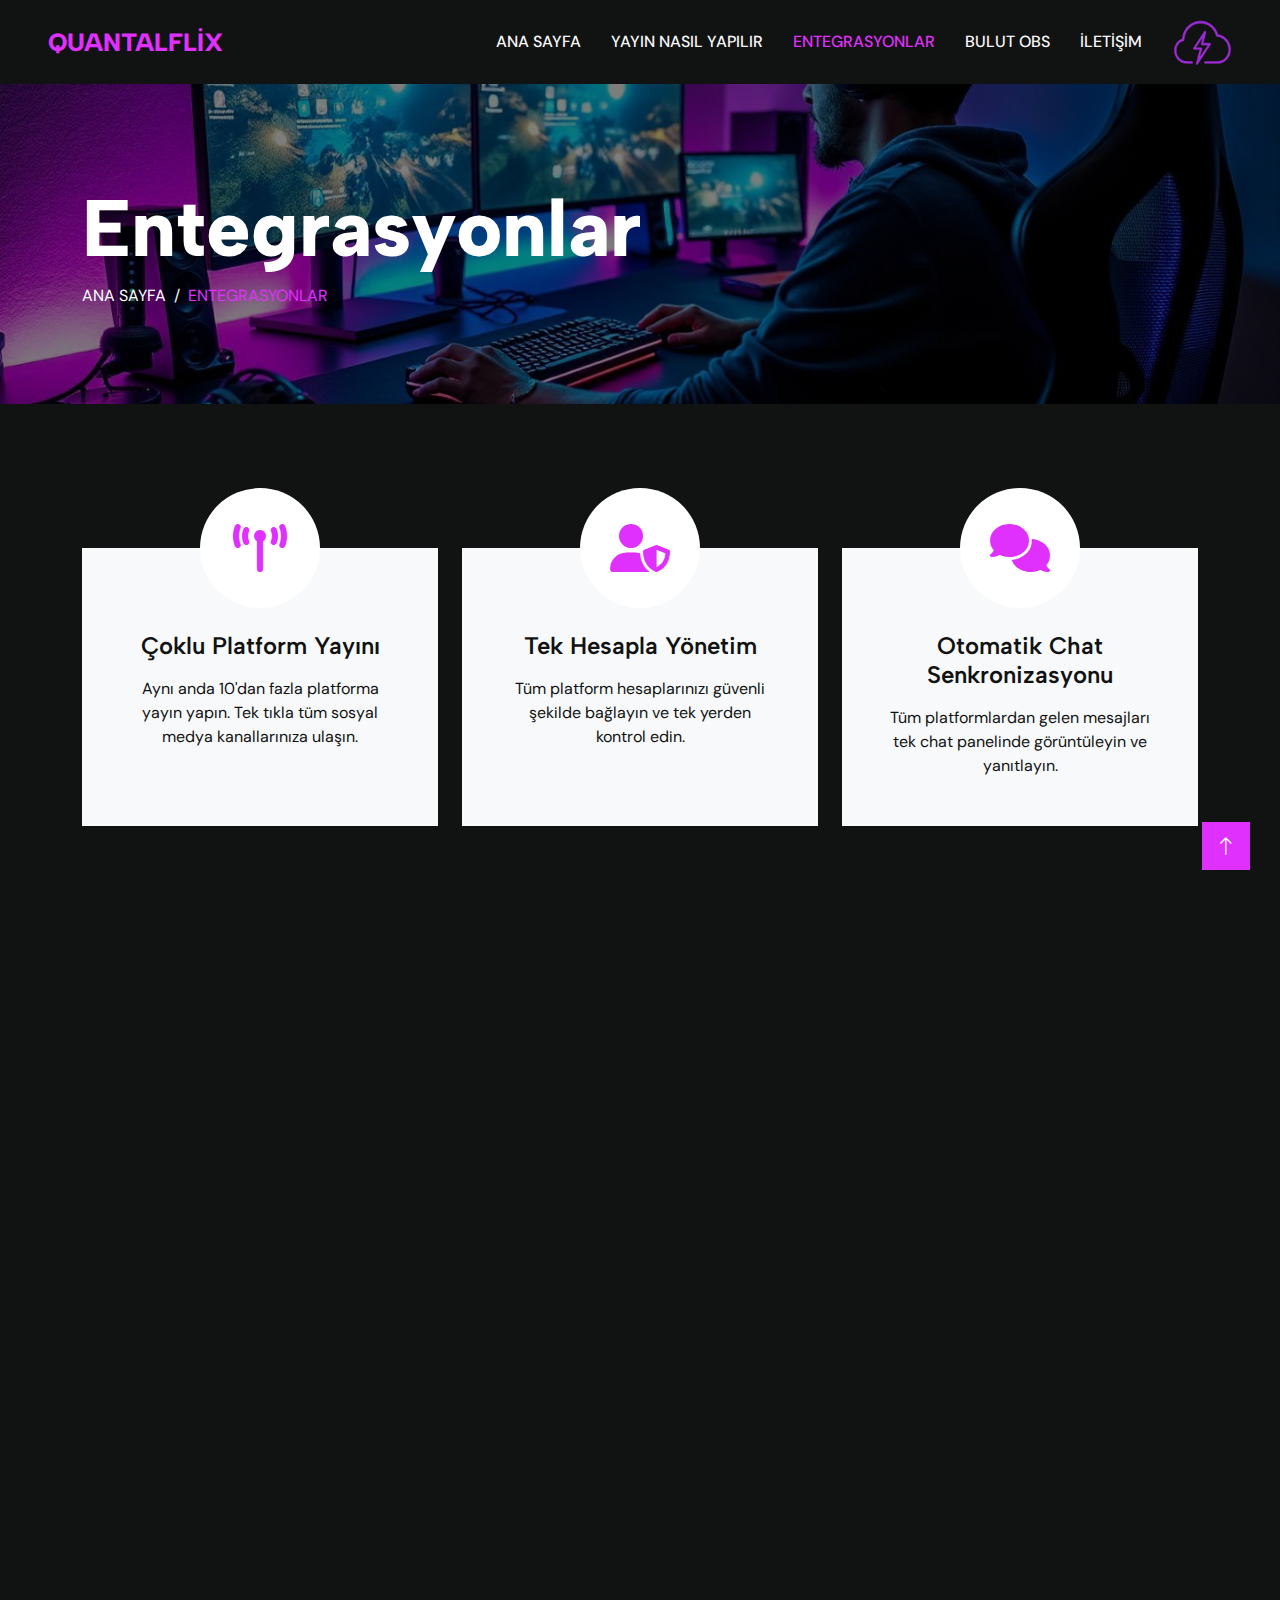
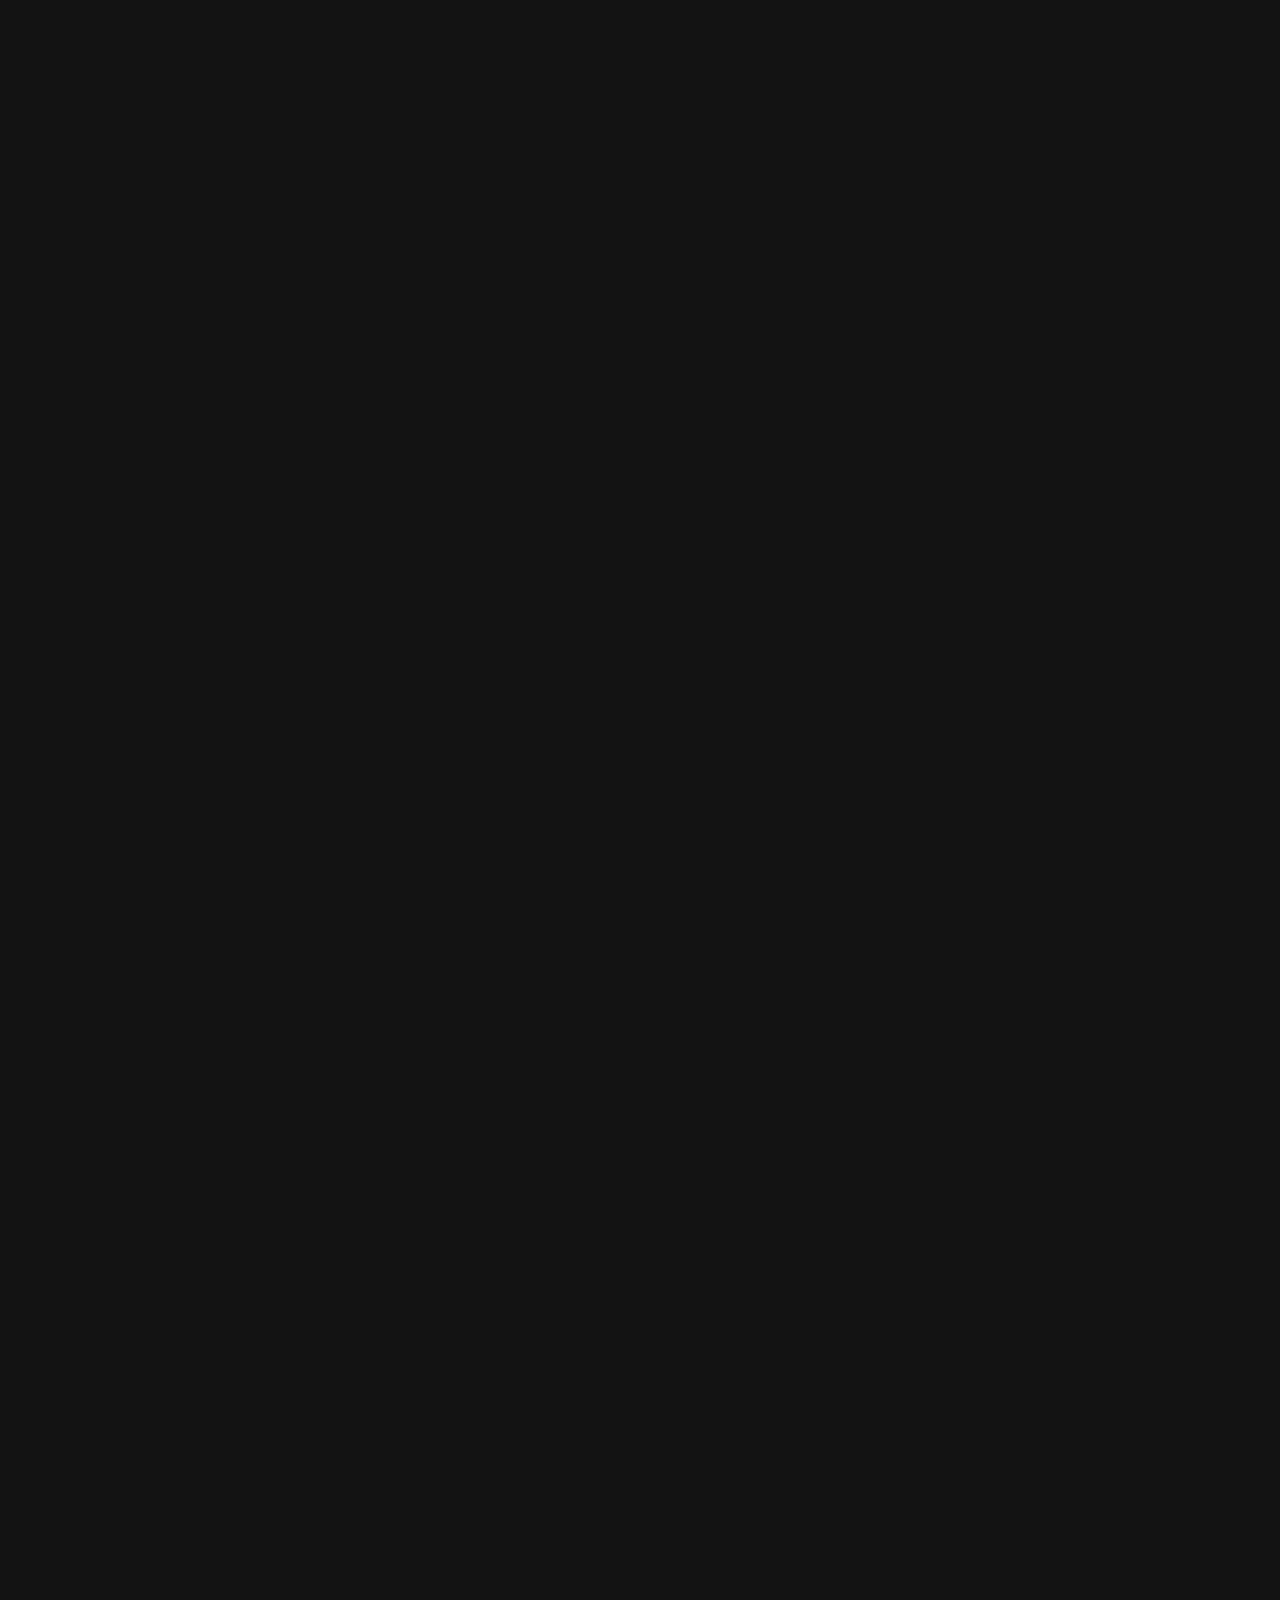
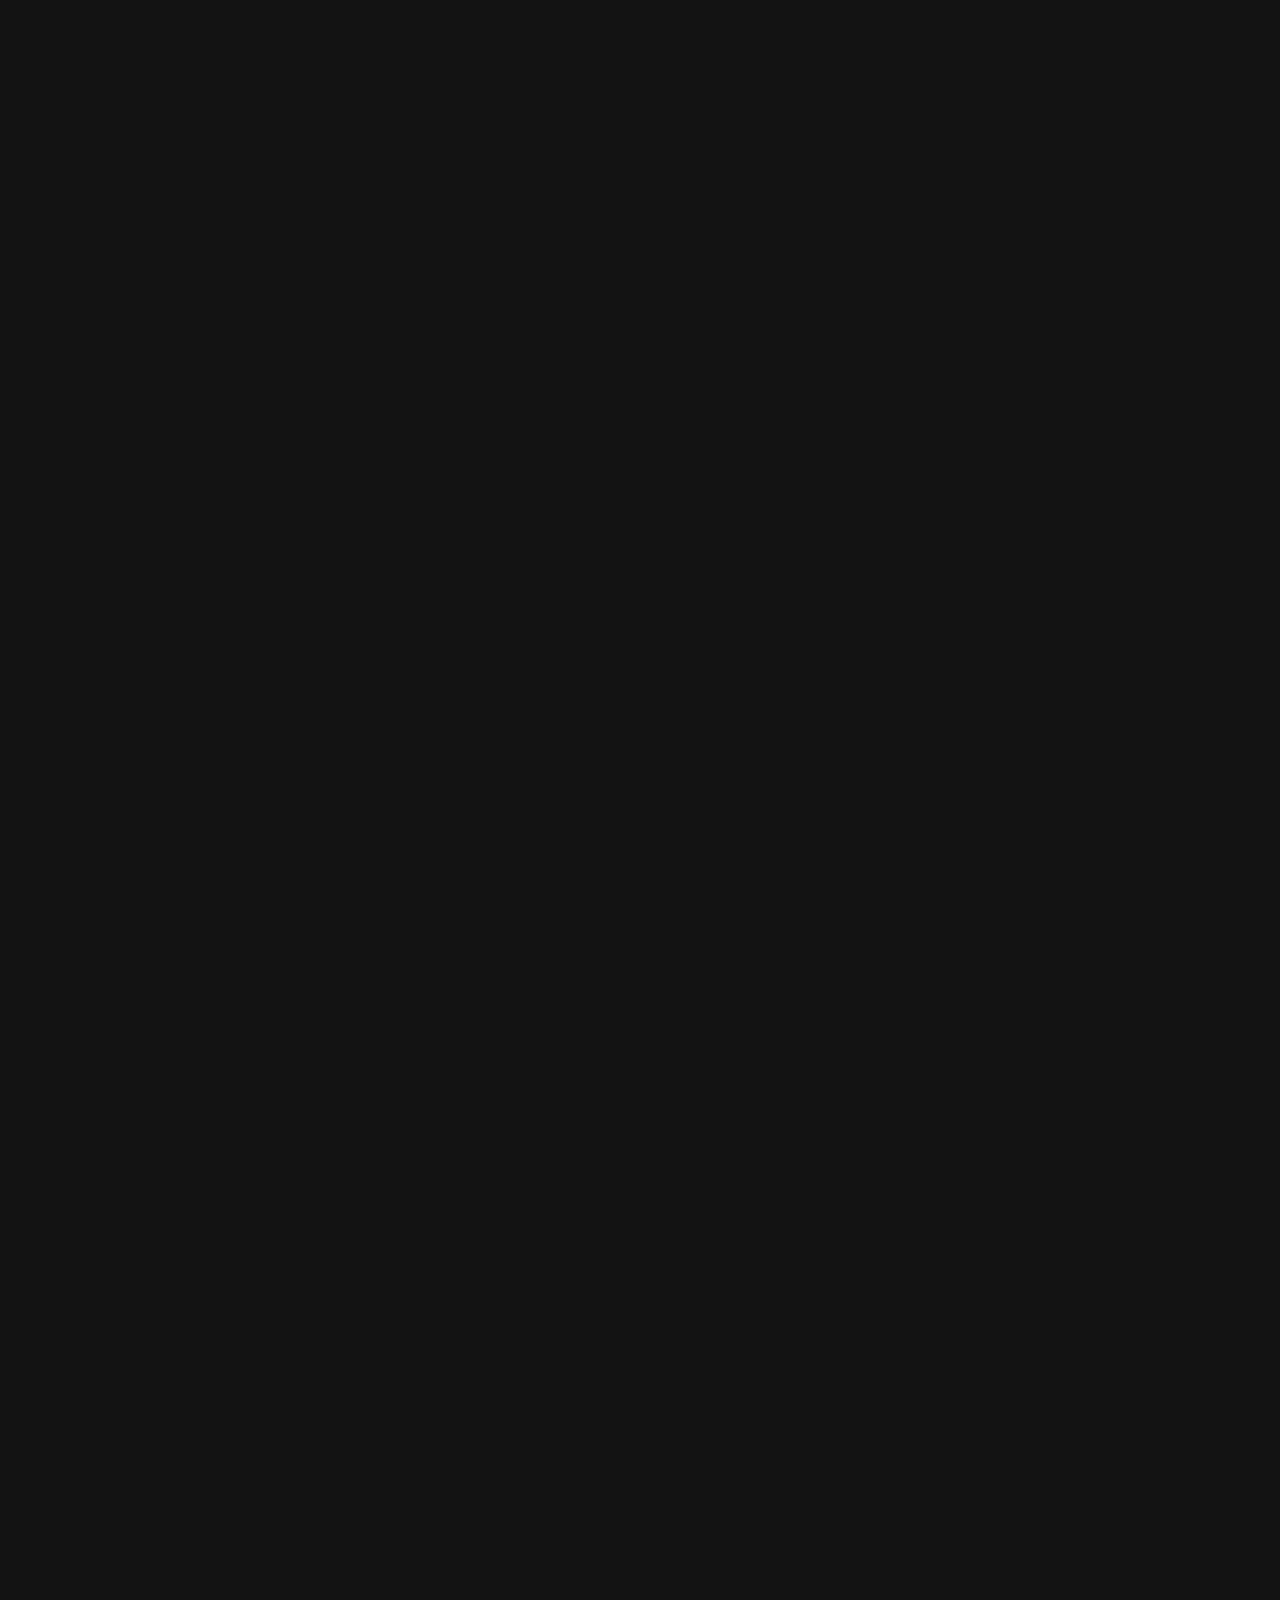
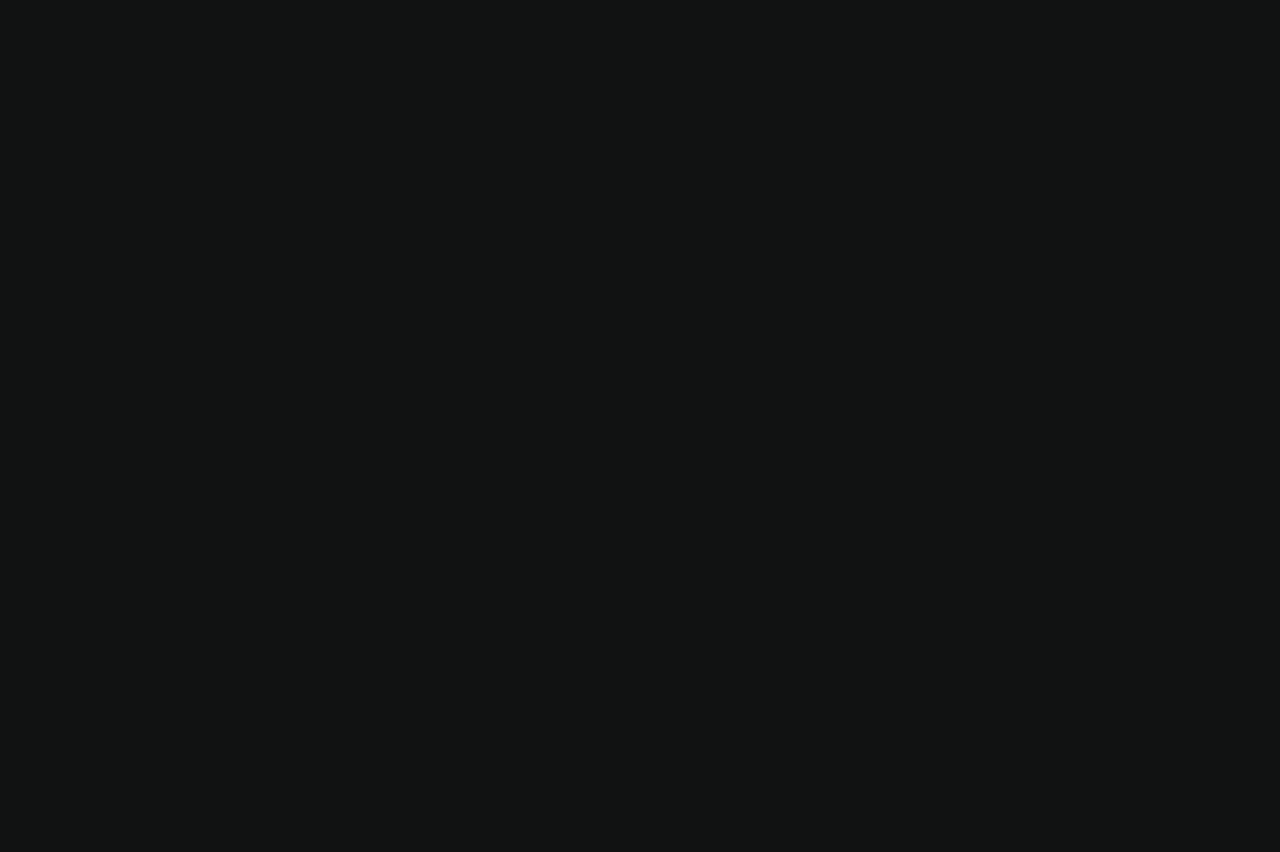
<file: integrations.html>
﻿<!DOCTYPE html>
<html lang="tr">

<head>
    <meta charset="utf-8">
    <title>QuantalFlix - Entegrasyonlar</title>
    <meta content="width=device-width, initial-scale=1.0" name="viewport">

    <!-- Favicon -->
    	<link href="assets/img/favicon.png" rel="icon">

    <!-- Google Web Fonts -->
    <link rel="preconnect" href="https://fonts.googleapis.com">
    <link rel="preconnect" href="https://fonts.gstatic.com" crossorigin>
    	<link href="https://fonts.googleapis.com/css2?family=Albert+Sans:ital,wght@0,100..900;1,100..900&family=DM+Sans:ital,opsz,wght@0,9..40,100..1000;1,9..40,100..1000&display=swap" rel="stylesheet">

    <!-- Icon Font Stylesheet -->
    <link href="assets/css/all.min.css" rel="stylesheet">
    <link href="assets/css/bootstrap-icons.css" rel="stylesheet">

    <!-- Libraries Stylesheet -->
    <link href="assets/lib/animate/animate.min.css" rel="stylesheet">
    <link href="assets/lib/owlcarousel/assets/owl.carousel.min.css" rel="stylesheet">

    <!-- Customized Bootstrap Stylesheet -->
    <link href="assets/css/bootstrap.min.css" rel="stylesheet">

    <!-- Template Stylesheet -->
    <link href="assets/css/master.css" rel="stylesheet">
</head>

<body>
    <!-- Spinner Start -->
    <div id="spinner" class="show bg-dark position-fixed translate-middle w-100 vh-100 top-50 start-50 d-flex align-items-center justify-content-center">
        <div class="spinner-border position-relative text-primary" style="width: 6rem; height: 6rem;" role="status"></div>
        <img class="position-absolute top-50 start-50 translate-middle" src="assets/img/icons/icon-1.png" alt="Icon">
    </div>
    <!-- Spinner End -->


    <!-- Navbar Start -->
    <nav class="navbar navbar-expand-lg header navbar-light sticky-top py-lg-0 px-lg-5 wow fadeIn" data-wow-delay="0.1s">
        <a href="index.html" class="navbar-brand ms-4 ms-lg-0 logo">
            <h1 class="text-primary m-0">QuantalFlix</h1>
        </a>
        <button type="button" class="navbar-toggler me-4" data-bs-toggle="collapse" data-bs-target="#navbarCollapse">
            <span class="navbar-toggler-icon bi bi-text-paragraph"></span>
        </button>
        <div class="collapse navbar-collapse" id="navbarCollapse">
            <div class="navbar-nav ms-auto p-4 p-lg-0">
                <a href="index.html" class="nav-item nav-link">Ana Sayfa</a>
                <a href="how-to-stream.html" class="nav-item nav-link">Yayın Nasıl Yapılır</a>
                <a href="integrations.html" class="nav-item nav-link active">Entegrasyonlar</a>
                <a href="obs-cloud.html" class="nav-item nav-link">Bulut OBS</a>
               
                <a href="contact.html" class="nav-item nav-link">İletişim</a>
            </div>
            <div class="p-4 p-lg-0"><img src="assets/img/icons/icon-1.png" alt="Icon" style="width: 60px; height: 60px;"></div>
          
        </div>
    </nav>
    <!-- Navbar End -->


    <!-- Page Header Start -->
    <div class="container-fluid page-header py-5 mb-5 wow fadeIn" data-wow-delay="0.1s">
        <div class="container py-5">
            <h1 class="display-1 text-white animated slideInDown">Entegrasyonlar</h1>
            <nav aria-label="breadcrumb animated slideInDown">
                <ol class="breadcrumb text-uppercase mb-0">
                    <li class="breadcrumb-item"><a class="text-white" href="index.html">Ana Sayfa</a></li>
                    <li class="breadcrumb-item text-primary active" aria-current="page">Entegrasyonlar</li>
                </ol>
            </nav>
        </div>
    </div>
    <!-- Page Header End -->


    <!-- Facts Start -->
    <div class="container-xxl py-5">
        <div class="container pt-5">
            <div class="row g-4">
                <div class="col-lg-4 col-md-6 wow fadeInUp" data-wow-delay="0.1s">
                    <div class="fact-item text-center bg-light h-100 p-5 pt-0">
                        <div class="fact-icon">
                            <i class="fas fa-broadcast-tower text-primary" style="font-size: 48px;"></i>
                        </div>
                        <h3 class="mb-3">Çoklu Platform Yayını</h3>
                        <p class="mb-0">Aynı anda 10'dan fazla platforma yayın yapın. Tek tıkla tüm sosyal medya kanallarınıza ulaşın.</p>
                    </div>
                </div>
                <div class="col-lg-4 col-md-6 wow fadeInUp" data-wow-delay="0.3s">
                    <div class="fact-item text-center bg-light h-100 p-5 pt-0">
                        <div class="fact-icon">
                            <i class="fas fa-user-shield text-primary" style="font-size: 48px;"></i>

                        </div>
                        <h3 class="mb-3">Tek Hesapla Yönetim</h3>
                        <p class="mb-0">Tüm platform hesaplarınızı güvenli şekilde bağlayın ve tek yerden kontrol edin.</p>
                    </div>
                </div>
                <div class="col-lg-4 col-md-6 wow fadeInUp" data-wow-delay="0.5s">
                    <div class="fact-item text-center bg-light h-100 p-5 pt-0">
                        <div class="fact-icon">
                            <i class="fas fa-comments text-primary" style="font-size: 48px;"></i>

                        </div>
                        <h3 class="mb-3">Otomatik Chat Senkronizasyonu</h3>
                        <p class="mb-0">Tüm platformlardan gelen mesajları tek chat panelinde görüntüleyin ve yanıtlayın.</p>
                    </div>
                </div>
            </div>
        </div>
    </div>
    <!-- Facts End -->
     
    <!-- Project Start -->
    <div class="container-xxl project py-5">
        <div class="container">
            <div class="text-center mx-auto mb-5 wow fadeInUp" data-wow-delay="0.1s" style="max-width: 600px;">
                <h4 class="section-title">Desteklenen Platformlar</h4>
                <h1 class="display-6 mb-4">En Popüler Yayın Platformlarına Anlık Erişim</h1>
            </div>
            <div class="row g-4 wow fadeInUp" data-wow-delay="0.3s">
                <div class="col-lg-4">
                    <div class="nav nav-pills d-flex justify-content-between w-100 h-100 me-4">
                        <button class="nav-link w-100 d-flex align-items-center text-start p-4 mb-4 active" data-bs-toggle="pill" data-bs-target="#tab-pane-1" type="button">
                            <span class="m-0">01. Ana Platformlar</span>
                        </button>
                        <button class="nav-link w-100 d-flex align-items-center text-start p-4 mb-4" data-bs-toggle="pill" data-bs-target="#tab-pane-2" type="button">
                            <span class="m-0">02. Sosyal Medya</span>
                        </button>
                        <button class="nav-link w-100 d-flex align-items-center text-start p-4 mb-4" data-bs-toggle="pill" data-bs-target="#tab-pane-3" type="button">
                            <span class="m-0">03. Özel Platformlar</span>
                        </button>
                        <button class="nav-link w-100 d-flex align-items-center text-start p-4 mb-0" data-bs-toggle="pill" data-bs-target="#tab-pane-4" type="button">
                            <span class="m-0">04. Gelecekteki Entegrasyonlar</span>
                        </button>
                    </div>
                </div>
                <div class="col-lg-8">
                    <div class="tab-content w-100">
                        <div class="tab-pane fade show active" id="tab-pane-1">
                            <div class="row g-4">
                                <div class="col-md-6" style="min-height: 350px;">
                                    <div class="position-relative h-100">
                                        <img class="position-absolute img-fluid w-100 h-100" src="assets/img/project-111.jpg" style="object-fit: cover;" alt="project-img">
                                    </div>
                                </div>
                                <div class="col-md-6">
                                    <h1 class="mb-3">Büyük Oyun Yayın Platformları</h1>
                                    <p class="mb-4">Twitch, YouTube Gaming, Facebook Gaming gibi en popüler platformlarda aynı anda yayın yapın. Her platformun özel özelliklerini tek yerden yönetin.</p>
                                    <p><i class="fa fa-check text-primary me-3"></i>Twitch Integration</p>
                                    <p><i class="fa fa-check text-primary me-3"></i>YouTube Gaming</p>
                                    <p><i class="fa fa-check text-primary me-3"></i>Facebook Gaming</p>
                                    <a href="how-to-stream.html" class="btn btn-primary py-3 px-5 mt-3">Nasıl Bağlanır</a>
                                </div>
                            </div>
                        </div>
                        <div class="tab-pane fade" id="tab-pane-2">
                            <div class="row g-4">
                                <div class="col-md-6" style="min-height: 350px;">
                                    <div class="position-relative h-100">
                                        <img class="position-absolute img-fluid w-100 h-100" src="assets/img/project-2.jpg" style="object-fit: cover;" alt="project-img">
                                    </div>
                                </div>
                                <div class="col-md-6">
                                    <h1 class="mb-3">Sosyal Medya Entegrasyonları</h1>
                                    <p class="mb-4">Instagram Live, Twitter Spaces, LinkedIn Live ve daha fazlası. Sosyal medya takipçilerinize de ulaşın ve kitlenizi büyütün.</p>
                                    <p><i class="fa fa-check text-primary me-3"></i>Instagram Live</p>
                                    <p><i class="fa fa-check text-primary me-3"></i>Twitter/X Spaces</p>
                                    <p><i class="fa fa-check text-primary me-3"></i>LinkedIn Live</p>
                                    <a href="contact.html" class="btn btn-primary py-3 px-5 mt-3">Beta'ya Katıl</a>
                                </div>
                            </div>
                        </div>
                        <div class="tab-pane fade" id="tab-pane-3">
                            <div class="row g-4">
                                <div class="col-md-6" style="min-height: 350px;">
                                    <div class="position-relative h-100">
                                        <img class="position-absolute img-fluid w-100 h-100" src="assets/img/project-3.jpg" style="object-fit: cover;" alt="project-img">
                                    </div>
                                </div>
                                <div class="col-md-6">
                                    <h1 class="mb-3">Türkiye Özel Platformlar</h1>
                                    <p class="mb-4">Türkiye'deki yerel platformlara da destek veriyoruz. Kendi RTMP sunucunuzu da bağlayabilir, özel çözümler geliştirebilirsiniz.</p>
                                    <p><i class="fa fa-check text-primary me-3"></i>Özel RTMP Desteği</p>
                                    <p><i class="fa fa-check text-primary me-3"></i>Yerel Platform Entegrasyonları</p>
                                    <p><i class="fa fa-check text-primary me-3"></i>Kurumsal Çözümler</p>
                                    <a href="contact.html" class="btn btn-primary py-3 px-5 mt-3">Özel Teklif Al</a>
                                </div>
                            </div>
                        </div>
                        <div class="tab-pane fade" id="tab-pane-4">
                            <div class="row g-4">
                                <div class="col-md-6" style="min-height: 350px;">
                                    <div class="position-relative h-100">
                                        <img class="position-absolute img-fluid w-100 h-100" src="assets/img/project-4.jpg" style="object-fit: cover;" alt="project-img">
                                    </div>
                                </div>
                                <div class="col-md-6">
                                    <h1 class="mb-3">Yeni Nesil Platformlar</h1>
                                    <p class="mb-4">TikTok Live, Discord Stage Channels, Clubhouse ve gelecekteki tüm yeni platformlara hazırlıklı olun. Entegrasyonlarımız sürekli genişliyor.</p>
                                    <p><i class="fa fa-check text-primary me-3"></i>TikTok Live (Yakında)</p>
                                    <p><i class="fa fa-check text-primary me-3"></i>Discord Integration</p>
                                    <p><i class="fa fa-check text-primary me-3"></i>Yeni Platform Desteği</p>
                                    <a href="contact.html" class="btn btn-primary py-3 px-5 mt-3">Talep Et</a>
                                </div>
                            </div>
                        </div>
                    </div>
                </div>
            </div>
        </div>
    </div>
    <!-- Project End -->


    <!-- Service Start -->
    <div class="container-xxl py-5">
        <div class="container">
            <div class="text-center mx-auto mb-5 wow fadeInUp" data-wow-delay="0.1s" style="max-width: 600px;">
                <h4 class="section-title">Entegrasyon Özellikleri</h4>
                <h1 class="display-6 mb-4">Her Platform için Özel Optimizasyonlar</h1>
            </div>
            <div class="row g-4">
                <div class="col-lg-4 col-md-6 wow fadeInUp" data-wow-delay="0.1s">
                    <div class="service-item d-flex position-relative text-center h-100">
                        <img class="bg-img" src="assets/img/service-1.jpg" alt="">
                        <div class="service-text p-5">
                            <i class="fas fa-sync-alt text-primary mb-4" style="font-size: 48px;"></i>
                            <h3 class="mb-3">Otomatik Başlık Senkronizasyonu</h3>
                            <p class="mb-4">Yayın başlığınızı bir kez yazın, tüm platformlarda otomatik olarak güncellenir.</p>
                            <a class="btn" onclick="openIntegrationModal('sync')"><i class="fa fa-plus text-primary me-3"></i>Daha Fazla</a>
                        </div>
                    </div>
                </div>
                <div class="col-lg-4 col-md-6 wow fadeInUp" data-wow-delay="0.3s">
                    <div class="service-item d-flex position-relative text-center h-100">
                        <img class="bg-img" src="assets/img/service-1.jpg" alt="">
                        <div class="service-text p-5">
                            <i class="fas fa-comments text-primary mb-4" style="font-size: 48px;"></i>
                            <h3 class="mb-3">Chat Birleştirme</h3>
                            <p class="mb-4">Tüm platformlardan gelen mesajları tek panelde görün ve hepsine aynı anda yanıt verin.</p>
                            <a class="btn" onclick="openIntegrationModal('chat')"><i class="fa fa-plus text-primary me-3"></i>Daha Fazla</a>
                        </div>
                    </div>
                </div>
                <div class="col-lg-4 col-md-6 wow fadeInUp" data-wow-delay="0.5s">
                    <div class="service-item d-flex position-relative text-center h-100">
                        <img class="bg-img" src="assets/img/service-1.jpg" alt="">
                        <div class="service-text p-5">
                            <i class="fas fa-cogs text-primary mb-4" style="font-size: 48px;"></i>
                            <h3 class="mb-3">Platform Özel Ayarlar</h3>
                            <p class="mb-4">Her platform için farklı kalite, bitrate ve özel ayarlar yaparak optimum performans alın.</p>
                            <a class="btn" onclick="openIntegrationModal('settings')"><i class="fa fa-plus text-primary me-3"></i>Daha Fazla</a>
                        </div>
                    </div>
                </div>
                <div class="col-lg-4 col-md-6 wow fadeInUp" data-wow-delay="0.1s">
                    <div class="service-item d-flex position-relative text-center h-100">
                        <img class="bg-img" src="assets/img/service-1.jpg" alt="">
                        <div class="service-text p-5">
                            <i class="fas fa-chart-bar text-primary mb-4" style="font-size: 48px;"></i>
                            <h3 class="mb-3">Analitik Birleştirme</h3>
                            <p class="mb-4">Tüm platformlardan gelen izleyici verilerini tek dashboardda analiz edin.</p>
                            <a class="btn" onclick="openIntegrationModal('analytics')"><i class="fa fa-plus text-primary me-3"></i>Daha Fazla</a>
                        </div>
                    </div>
                </div>
                <div class="col-lg-4 col-md-6 wow fadeInUp" data-wow-delay="0.3s">
                    <div class="service-item d-flex position-relative text-center h-100">
                        <img class="bg-img" src="assets/img/service-1.jpg" alt="">
                        <div class="service-text p-5">
                            <i class="fas fa-shield-alt text-primary mb-4" style="font-size: 48px;"></i>
                            <h3 class="mb-3">Moderasyon Araçları</h3>
                            <p class="mb-4">Tüm platformlarda aynı anda moderasyon yapın. Spam koruması ve otomatik filtreler.</p>
                            <a class="btn" onclick="openIntegrationModal('moderation')"><i class="fa fa-plus text-primary me-3"></i>Daha Fazla</a>
                        </div>
                    </div>
                </div>
                <div class="col-lg-4 col-md-6 wow fadeInUp" data-wow-delay="0.5s">
                    <div class="service-item d-flex position-relative text-center h-100">
                        <img class="bg-img" src="assets/img/service-1.jpg" alt="">
                        <div class="service-text p-5">
                            <i class="fas fa-chart-pie text-primary mb-4" style="font-size: 48px;"></i>
                            <h3 class="mb-3">Gelir Takibi</h3>
                            <p class="mb-4">Bağış, sponsorluk ve abonelik gelirlerinizi tüm platformlar için tek yerden takip edin.</p>
                            <a class="btn" onclick="openIntegrationModal('revenue')"><i class="fa fa-plus text-primary me-3"></i>Daha Fazla</a>
                        </div>
                    </div>
                </div>
            </div>
        </div>
    </div>
    <!-- Service End -->


    <!-- About Start -->
    <div class="container-xxl py-5">
        <div class="container">
            <div class="row g-5">
                <div class="col-lg-6 wow fadeIn" data-wow-delay="0.1s">
                    <div class="about-img">
                        <img class="img-fluid" src="assets/img/about-1.jpg" alt="about-img-1">
                        <img class="img-fluid" src="assets/img/about-88.jpg" alt="about-img-2">
                    </div>
                </div>
                <div class="col-lg-6 wow fadeIn" data-wow-delay="0.5s">
                    <h4 class="section-title">Güvenlik</h4>
                    <h1 class="display-6 mb-4">Hesap Güvenliğiniz Bizim Önceliğimiz</h1>
                    <p>Platform entegrasyonlarımız OAuth 2.0 standartları ile gerçekleştirilir. Şifrelerinizi asla görmeyiz, kaydetmeyiz. Tüm bağlantılar şifrelenmiş kanallardan yapılır.</p>
                    <p class="mb-4">İstediğiniz zaman platform bağlantılarınızı kesebilir, yetkilendirmeleri iptal edebilirsiniz. Tam kontrol sizde olur.</p>
                    <div class="d-flex align-items-center mb-5">
                        <div class="d-flex flex-shrink-0 align-items-center justify-content-center border border-5 border-primary" style="width: 120px; height: 120px;">
                            <h1 class="display-4 mb-n2" data-toggle="counter-up">256</h1>
                        </div>
                        <div class="ps-4">
                            <h3>Bit SSL</h3>
                            <h3>Şifreleme</h3>
                            <h3 class="mb-0">Koruması</h3>
                        </div>
                    </div>
                    <a class="btn btn-primary py-3 px-5" href="contact.html">Güvenlik Detayları</a>
                </div>
            </div>
        </div>
    </div>
    <!-- About End -->  
     <!-- Integration Benefits Start -->
<div class="container-xxl py-5">
    <div class="container">
        <div class="text-center mx-auto mb-5 wow fadeInUp" data-wow-delay="0.1s" style="max-width: 600px;">
            <h4 class="section-title">Neden QuantalFlix?</h4>
            <h1 class="display-6 mb-4">Entegrasyonlarda Sizi Öne Çıkaran Avantajlar</h1>
        </div>
        <div class="row g-4 justify-content-center">
            <div class="col-md-4 wow fadeInUp" data-wow-delay="0.1s">
                <div class="bg-light h-100 p-4 text-center rounded-3 shadow">
                    <i class="fas fa-plug fa-2x text-primary mb-3"></i>
                    <h5 class="mb-2 text-dark">Gerçek Zamanlı Bağlantı</h5>
                    <p class="mb-0 text-dark">Tüm platformlarınızı ve botlarınızı anında bağlayın, verilerinizi anlık yönetin.</p>
                </div>
            </div>
            <div class="col-md-4 wow fadeInUp" data-wow-delay="0.3s">
                <div class="bg-light h-100 p-4 text-center rounded-3 shadow">
                    <i class="fas fa-lock fa-2x text-primary mb-3"></i>
                    <h5 class="mb-2 text-dark">Üst Düzey Güvenlik</h5>
                    <p class="mb-0 text-dark">OAuth 2.0 ve 256-bit şifreleme ile tüm hesaplarınız tam koruma altında.</p>
                </div>
            </div>
            <div class="col-md-4 wow fadeInUp" data-wow-delay="0.5s">
                <div class="bg-light h-100 p-4 text-center rounded-3 shadow">
                    <i class="fas fa-rocket fa-2x text-primary mb-3"></i>
                    <h5 class="mb-2 text-dark">Kolay Otomasyon</h5>
                    <p class="mb-0 text-dark">API ve webhook desteğiyle yayınlarınızı ve bildirimlerinizi otomatikleştirin.</p>
                </div>
            </div>
            <div class="col-md-4 wow fadeInUp" data-wow-delay="0.7s">
                <div class="bg-light h-100 p-4 text-center rounded-3 shadow">
                    <i class="fas fa-cogs fa-2x text-primary mb-3"></i>
                    <h5 class="mb-2 text-dark">Esnek Özelleştirme</h5>
                    <p class="mb-0 text-dark">Geliştiriciler için kapsamlı dokümantasyon ve örnek entegrasyon senaryoları.</p>
                </div>
            </div>
        </div>
    </div>
</div>
<!-- Integration Benefits End -->
    <!-- Feature Start -->
    <div class="container-xxl py-5">
        <div class="container">
            <div class="row g-5">
                <div class="col-lg-6 wow fadeInUp" data-wow-delay="0.1s">
                    <h4 class="section-title">Entegrasyon Süreci</h4>
                    <h1 class="display-6 mb-4">3 Adımda Platform Bağlantısı</h1>
                    <p class="mb-4">Platform hesaplarınızı QuantalFlix'e bağlamak çok kolay. Sadece birkaç tıkla tüm hesaplarınızı entegre edin.</p>
                    <div class="row g-4">
                        <div class="col-12">
                            <div class="d-flex align-items-start">
                                <img class="flex-shrink-0" src="assets/img/icons/icon-2.png" alt="Icon">
                                <div class="ms-4">
                                    <h3>1. Platform Seçin</h3>
                                    <p class="mb-0">Entegrasyon menüsünden bağlamak istediğiniz platformu seçin.</p>
                                </div>
                            </div>
                        </div>
                        <div class="col-12">
                            <div class="d-flex align-items-start">
                                <img class="flex-shrink-0" src="assets/img/icons/icon-3.png" alt="Icon">
                                <div class="ms-4">
                                    <h3>2. Yetkilendirin</h3>
                                    <p class="mb-0">Platform sayfasında QuantalFlix'e yayın izni verin. Şifreniz bizimle paylaşılmaz.</p>
                                </div>
                            </div>
                        </div>
                        <div class="col-12">
                            <div class="d-flex align-items-start">
                                <img class="flex-shrink-0" src="assets/img/icons/icon-4.png" alt="Icon">
                                <div class="ms-4">
                                    <h3>3. Yayına Başlayın</h3>
                                    <p class="mb-0">Entegrasyon tamamlandı! Artık o platforma da yayın yapabilirsiniz.</p>
                                </div>
                            </div>
                        </div>
                    </div>
                </div>
                <div class="col-lg-6 wow fadeInUp" data-wow-delay="0.5s">
                    <div class="feature-img">
                        <img class="img-fluid" src="assets/img/about-3.jpg" alt="about-img">
                        <img class="img-fluid" src="assets/img/about-4.jpg" alt="about-img">
                    </div>
                </div>
            </div>
        </div>
    </div>
    <!-- Feature End -->
<!-- Use Case Start -->
<div class="container-xxl py-5">
    <div class="container">
        <div class="text-center mx-auto mb-5 wow fadeInUp" data-wow-delay="0.1s" style="max-width: 600px;">
            <h4 class="section-title">Kullanım Senaryoları</h4>
            <h1 class="display-6 mb-4">QuantalFlix ile Neler Mümkün?</h1>
        </div>
        <div class="owl-carousel testimonial-carousel wow fadeInUp" data-wow-delay="0.1s">
                         <div class="testimonial-item text-center" data-dot="<i class='fas fa-robot text-primary' style='font-size: 48px;'></i>">
                 <p class="fs-5">
                     <strong>Discord Botu ile Yayın Kontrolü:</strong><br>
                     Kendi Discord botunuzu oluşturun ve QuantalFlix API ile <u>!yayınbaşlat</u> veya <u>!yayındurdur</u> gibi komutlarla yayını otomatik başlatın veya durdurun.
                 </p>
                 <span class="text-primary">Otomatik Yayın Yönetimi</span>
             </div>
            <div class="testimonial-item text-center" data-dot="<i class='fas fa-bell text-primary' style='font-size: 48px;'></i>">
                <p class="fs-5">
                    <strong>Bağış Bildirimi Webhook:</strong><br>
                    Twitch’ten gelen bağışları gerçek zamanlı yakalayın ve Telegram/Slack kanalınıza otomatik bildirim gönderin.
                </p>
                <span class="text-primary">Gerçek Zamanlı Bildirim</span>
            </div>
            <div class="testimonial-item text-center" data-dot="<i class='fas fa-chart-line text-primary' style='font-size: 48px;'></i>">
                <p class="fs-5">
                    <strong>Özel Analitik Dashboard:</strong><br>
                    QuantalFlix API ile canlı izleyici, chat ve gelir verilerini çekip, kendi arayüzünüzde rapor ve grafikler oluşturun.
                </p>
                <span class="text-primary">Gelişmiş Analitik</span>
            </div>
        </div>
    </div>
</div>
<!-- Use Case End -->
    <!-- Footer Start -->
    <div class="container-fluid bg-light-dark text-body footer mt-5 pt-5 px-0 wow fadeIn" data-wow-delay="0.1s">
        <div class="container py-5">
            <div class="row g-5">
                <div class="col-lg-3 col-md-6">
                    <h3 class="text-light mb-4">Adres</h3>
                    <p class="mb-2"><i class="fa fa-map-marker-alt text-primary me-3"></i><a href="https://maps.app.goo.gl/tvEr3qmYmgrdPDzp8" target="_blank" style="color: #c6c7c8;">Şehit adem yörük evlilik parkı, Uzunoluk, 07800 Korkuteli/Antalya, Turkey</a></p>
                    <p class="mb-2"><i class="fa fa-phone-alt text-primary me-3"></i><a href="tel:+902426754567" style="color: #c6c7c8;">+90 242 675 4567</a></p>
                    <p class="mb-2"><i class="fa fa-envelope text-primary me-3"></i><a href="mailto:info@quantalflix.com" style="color: #c6c7c8;">info@quantalflix.com</a></p>
                    
                </div>
                <div class="col-lg-3 col-md-6">
                    <h3 class="text-light mb-4">Hizmetler</h3>
                    <a class="btn btn-link" href="obs-cloud.html">Bulut OBS</a>
                    <a class="btn btn-link" href="how-to-stream.html">Yayın Nasıl Yapılır</a>
                    <a class="btn btn-link" href="how-to-stream.html">Yayın Analitik</a>
                    <a class="btn btn-link" href="integrations.html">Chat Yönetimi</a>
                    <a class="btn btn-link" href="contact.html">Teknik Destek</a>
                </div>
                <div class="col-lg-3 col-md-6">
                    <h3 class="text-light mb-4">Hızlı Linkler</h3>
                    <a class="btn btn-link" href="index.html">Ana Sayfa</a>
                    <a class="btn btn-link" href="contact.html">İletişim</a>
                    <a class="btn btn-link" href="integrations.html">Entegrasyonlar</a>
                    <a class="btn btn-link" href="terms-of-service.html">Kullanım Şartları</a>
                    <a class="btn btn-link" href="privacy-policy.html">Gizlilik Politikası</a>
                </div>
                <div class="col-lg-3 col-md-6">
                    <h3 class="text-light mb-4">Bülten</h3>
                    <p>Yeni özellikler ve güncellemeler hakkında ilk siz haberdar olun.</p>
                    <div class="row justify-content-center">
                        <div class="col-12 position-relative">
                            <form id="signupForm" onsubmit="handleSignup(event)">
                                <input id="emailInput" class="form-control bg-transparent w-100 py-3 ps-4 pe-5" type="email" placeholder="E-posta adresiniz" required>
                                <button type="submit" class="btn btn-primary py-2 position-absolute top-0 end-0 mt-2 me-4">Kayıt Ol</button>
                            </form>
                        </div>
                    </div>
                    <!-- Success Message -->
                    <div id="successMessage" class="alert alert-success mt-3 d-none" role="alert">
                        <h5>Kayıt başarılı!</h5>
                    </div>
                </div>
            </div>
        </div>
        <div class="container-fluid copyright">
            <div class="container">
                <div class="row">
                    <div class="col-md-6 text-center text-md-start mb-3 mb-md-0">
                        <p>&copy; 2025 QuantalFlix, Tüm Hakları Saklıdır.</p>
                    </div>
                </div>
            </div>
        </div>
    </div>
    <!-- Footer End -->

    <!-- Integration Details Modal -->
    <div class="modal fade" id="integrationModal" tabindex="-1" aria-labelledby="integrationModalLabel" aria-hidden="true">
        <div class="modal-dialog modal-lg modal-dialog-centered modal-dialog-scrollable">
            <div class="modal-content bg-dark text-light">
                <div class="modal-header border-bottom border-primary">
                    <h5 class="modal-title text-primary" id="integrationModalLabel">
                        <i id="integrationModalIcon" class="me-2"></i><span id="integrationModalTitle"></span>
                    </h5>
                    <button type="button" class="btn-close btn-close-white" data-bs-dismiss="modal" aria-label="Close"></button>
                </div>
                <div class="modal-body">
                    <div id="integrationModalContent"></div>
                </div>
                <div class="modal-footer border-top border-primary">
                    <button type="button" class="btn btn-primary" data-bs-dismiss="modal">Kapat</button>
                </div>
            </div>
        </div>
    </div>

    <!-- Back to Top -->
    <a href="#" class="btn btn-lg btn-primary btn-lg-square back-to-top"><i class="bi bi-arrow-up"></i></a>


    <!-- JavaScript Libraries -->
    <script src="assets/js/jquery.min.js"></script>
    <script src="assets/js/bootstrap.min.js"></script>
    <script src="assets/lib/wow/wow.min.js"></script>
    <script src="assets/lib/easing/easing.min.js"></script>
    <script src="assets/lib/waypoints/waypoints.min.js"></script>
    <script src="assets/lib/counterup/counterup.min.js"></script>
    <script src="assets/lib/owlcarousel/owl.carousel.min.js"></script>

    <!-- Template Javascript -->
    <script src="assets/js/master.js"></script>
    <script src="assets/js/validator.js"></script>
    <script>
        function handleSignup(event) {
            event.preventDefault(); // prevent page reload

            const email = document.getElementById('emailInput').value.trim();
            const messageBox = document.getElementById('successMessage');
            const form = document.getElementById('signupForm');

            if (email !== '') {
                // Show success message
                messageBox.classList.remove('d-none');
                messageBox.classList.remove('alert-danger');
                messageBox.classList.add('alert-success');
                messageBox.innerHTML = '<h5>✅ Kayıt başarılı!</h5><p>E-posta adresiniz bülten listemize eklendi.</p>';
                
                // Clear the form
                form.reset();
                
                // Hide message after 3 seconds
                setTimeout(() => {
                    messageBox.classList.add('d-none');
                }, 3000);
            } else {
                // Show error message
                messageBox.classList.remove('d-none');
                messageBox.classList.remove('alert-success');
                messageBox.classList.add('alert-danger');
                messageBox.innerHTML = '<h5>⚠️ Hata!</h5><p>Lütfen geçerli bir e-posta adresi girin.</p>';
                
                // Hide error message after 3 seconds
                setTimeout(() => {
                    messageBox.classList.add('d-none');
                }, 3000);
            }
        }
     
        function handleSignup(event) {
            event.preventDefault(); // prevent page reload

            const email = document.getElementById('emailInput').value.trim();
            const messageBox = document.getElementById('successMessage');
            const form = document.getElementById('signupForm');

            if (email !== '') {
                // Show success message
                messageBox.classList.remove('d-none');
                messageBox.classList.remove('alert-danger');
                messageBox.classList.add('alert-success');
                messageBox.innerHTML = '<h5>✅ Kayıt başarılı!</h5><p>E-posta adresiniz bülten listemize eklendi.</p>';
                
                // Clear the form
                form.reset();
                
                // Hide message after 3 seconds
                setTimeout(() => {
                    messageBox.classList.add('d-none');
                }, 3000);
            } else {
                // Show error message
                messageBox.classList.remove('d-none');
                messageBox.classList.remove('alert-success');
                messageBox.classList.add('alert-danger');
                messageBox.innerHTML = '<h5>⚠️ Hata!</h5><p>Lütfen geçerli bir e-posta adresi girin.</p>';
                
                // Hide error message after 3 seconds
                setTimeout(() => {
                    messageBox.classList.add('d-none');
                }, 3000);
            }
        }

        function openIntegrationModal(integrationType) {
            const modal = new bootstrap.Modal(document.getElementById('integrationModal'));
            const modalTitle = document.getElementById('integrationModalTitle');
            const modalIcon = document.getElementById('integrationModalIcon');
            const modalContent = document.getElementById('integrationModalContent');

            const integrations = {
                sync: {
                    title: 'Otomatik Başlık Senkronizasyonu',
                    icon: 'fas fa-sync-alt',
                    content: `
                        <h4 class="text-primary mb-3">Tek Tıkla Tüm Platformları Güncelle</h4>
                        <p>Yayın başlığınızı, açıklamanızı ve etiketlerinizi bir kez yazın, tüm bağlı platformlarda otomatik olarak senkronize olsun:</p>
                        
                        <h5 class="text-primary mt-4 mb-3">Desteklenen Platformlar:</h5>
                        <ul class="list-unstyled">
                            <li><i class="fab fa-twitch text-primary me-2"></i><strong>Twitch:</strong> Başlık, kategori, etiketler</li>
                            <li><i class="fab fa-youtube text-primary me-2"></i><strong>YouTube:</strong> Başlık, açıklama, thumbnail</li>
                            <li><i class="fab fa-facebook text-primary me-2"></i><strong>Facebook:</strong> Başlık, açıklama, hedef kitle</li>
                            <li><i class="fab fa-instagram text-primary me-2"></i><strong>Instagram:</strong> Başlık, hashtag'ler</li>
                            <li><i class="fab fa-tiktok text-primary me-2"></i><strong>TikTok:</strong> Başlık, etiketler</li>
                            <li><i class="fab fa-linkedin text-primary me-2"></i><strong>LinkedIn:</strong> Başlık, açıklama</li>
                        </ul>

                        <h5 class="text-primary mt-4 mb-3">Gelişmiş Özellikler:</h5>
                        <ul class="list-unstyled">
                            <li><i class="fas fa-magic text-primary me-2"></i>AI destekli başlık önerileri</li>
                            <li><i class="fas fa-language text-primary me-2"></i>Çoklu dil desteği ve otomatik çeviri</li>
                            <li><i class="fas fa-clock text-primary me-2"></i>Zamanlanmış yayın başlık güncellemeleri</li>
                            <li><i class="fas fa-hashtag text-primary me-2"></i>Platform özelinde hashtag optimizasyonu</li>
                            <li><i class="fas fa-chart-line text-primary me-2"></i>En çok tıklanan başlık analizi</li>
                        </ul>

                        <h5 class="text-primary mt-4 mb-3">Otomatik İçerik Uyarlama:</h5>
                        <ul class="list-unstyled">
                            <li><i class="fas fa-scissors text-primary me-2"></i>Platform karakter limitine otomatik uyarlama</li>
                            <li><i class="fas fa-eye text-primary me-2"></i>Her platform için özel görünüm önizlemesi</li>
                            <li><i class="fas fa-robot text-primary me-2"></i>Otomatik emoji ve platform özel formatlar</li>
                        </ul>
                        
                        <div class="bg-light-dark p-3 mt-4">
                            <strong>Pro İpucu:</strong> Düzenli olarak başlıklarınızı A/B test yaparak en etkili formatları keşfedin.
                        </div>
                    `
                },
                chat: {
                    title: 'Chat Birleştirme',
                    icon: 'fas fa-comments',
                    content: `
                        <h4 class="text-primary mb-3">Tüm Sohbetleri Tek Panelde Yönetin</h4>
                        <p>Farklı platformlardan gelen mesajları tek arayüzde görün ve hepsine aynı anda yanıt verin:</p>
                        
                        <h5 class="text-primary mt-4 mb-3">Birleştirilmiş Chat Özellikleri:</h5>
                        <ul class="list-unstyled">
                            <li><i class="fas fa-layer-group text-primary me-2"></i>Tüm platform mesajları tek ekranda</li>
                            <li><i class="fas fa-palette text-primary me-2"></i>Platform başına renk kodlaması</li>
                            <li><i class="fas fa-filter text-primary me-2"></i>Mesaj filtreleme ve arama</li>
                            <li><i class="fas fa-crown text-primary me-2"></i>VIP ve moderatör ayırımı</li>
                            <li><i class="fas fa-history text-primary me-2"></i>Chat geçmişi ve arşivleme</li>
                        </ul>

                        <h5 class="text-primary mt-4 mb-3">Akıllı Yanıt Sistemi:</h5>
                        <ul class="list-unstyled">
                            <li><i class="fas fa-reply text-primary me-2"></i>Tek mesajla tüm platformlara yanıt</li>
                            <li><i class="fas fa-robot text-primary me-2"></i>Otomatik yanıt önerileri</li>
                            <li><i class="fas fa-keyboard text-primary me-2"></i>Kısayol komutları ve makrolar</li>
                            <li><i class="fas fa-language text-primary me-2"></i>Otomatik çeviri desteği</li>
                            <li><i class="fas fa-smile text-primary me-2"></i>Platform özel emoji çevirisi</li>
                        </ul>

                        <h5 class="text-primary mt-4 mb-3">Etkileşim Araçları:</h5>
                        <ul class="list-unstyled">
                            <li><i class="fas fa-poll text-primary me-2"></i>Çoklu platform anketler</li>
                            <li><i class="fas fa-gamepad text-primary me-2"></i>Chat oyunları ve mini-etkinlikler</li>
                            <li><i class="fas fa-gift text-primary me-2"></i>Ödül dağıtım sistemi</li>
                            <li><i class="fas fa-microphone text-primary me-2"></i>Sesli mesaj desteği</li>
                        </ul>

                        <h5 class="text-primary mt-4 mb-3">Moderasyon Entegrasyonu:</h5>
                        <ul class="list-unstyled">
                            <li><i class="fas fa-ban text-primary me-2"></i>Çoklu platform ban/timeout</li>
                            <li><i class="fas fa-eye-slash text-primary me-2"></i>Otomatik spam algılama</li>
                            <li><i class="fas fa-shield text-primary me-2"></i>Toxic davranış filtreleri</li>
                        </ul>
                        
                        <div class="bg-light-dark p-3 mt-4">
                            <strong>Pro İpucu:</strong> Chat yanıt hızınızı artırmak için en sık kullandığınız yanıtları makro olarak kaydedin.
                        </div>
                    `
                },
                settings: {
                    title: 'Platform Özel Ayarlar',
                    icon: 'fas fa-cogs',
                    content: `
                        <h4 class="text-primary mb-3">Her Platform İçin Optimize Edilmiş Ayarlar</h4>
                        <p>Her yayın platformunun kendine özel gereksinimleri ve sınırları vardır. QuantalFlix otomatik optimizasyon ile en iyi performansı sağlar:</p>
                        
                        <h5 class="text-primary mt-4 mb-3">Video Kalitesi Optimizasyonu:</h5>
                        <ul class="list-unstyled">
                            <li><i class="fas fa-video text-primary me-2"></i><strong>Twitch:</strong> 6000kbps, 1080p60FPS, H.264</li>
                            <li><i class="fas fa-video text-primary me-2"></i><strong>YouTube:</strong> 9000kbps, 4K60FPS, H.264/AV1</li>
                            <li><i class="fas fa-video text-primary me-2"></i><strong>Facebook:</strong> 4000kbps, 1080p30FPS</li>
                            <li><i class="fas fa-video text-primary me-2"></i><strong>Instagram:</strong> 3500kbps, 1080p30FPS (9:16)</li>
                        </ul>

                        <h5 class="text-primary mt-4 mb-3">Ses Kalitesi Ayarları:</h5>
                        <ul class="list-unstyled">
                            <li><i class="fas fa-music text-primary me-2"></i>Platform özel ses codec'leri (AAC/Opus)</li>
                            <li><i class="fas fa-volume-up text-primary me-2"></i>Otomatik ses seviyesi normalizasyonu</li>
                            <li><i class="fas fa-microphone text-primary me-2"></i>Platform özel mikrofon filtreleri</li>
                            <li><i class="fas fa-headphones text-primary me-2"></i>Delay compensation ayarları</li>
                        </ul>

                        <h5 class="text-primary mt-4 mb-3">Adaptif Streaming:</h5>
                        <ul class="list-unstyled">
                            <li><i class="fas fa-wifi text-primary me-2"></i>Bağlantı hızına göre otomatik kalite ayarı</li>
                            <li><i class="fas fa-server text-primary me-2"></i>En yakın sunucu seçimi</li>
                            <li><i class="fas fa-chart-line text-primary me-2"></i>Gerçek zamanlı performans izleme</li>
                            <li><i class="fas fa-shield text-primary me-2"></i>Bağlantı kopması durumunda otomatik yeniden başlatma</li>
                        </ul>

                        <h5 class="text-primary mt-4 mb-3">Platform Özel Özellikler:</h5>
                        <ul class="list-unstyled">
                            <li><i class="fab fa-twitch text-primary me-2"></i><strong>Twitch:</strong> Kategori değiştirme, raids, host</li>
                            <li><i class="fab fa-youtube text-primary me-2"></i><strong>YouTube:</strong> Super Chat, premier, scheduled streams</li>
                            <li><i class="fab fa-facebook text-primary me-2"></i><strong>Facebook:</strong> Crossposting, audience targeting</li>
                            <li><i class="fab fa-instagram text-primary me-2"></i><strong>Instagram:</strong> Stories entegrasyonu, IGTV</li>
                        </ul>

                        <h5 class="text-primary mt-4 mb-3">Otomatik Ayar Profilleri:</h5>
                        <ul class="list-unstyled">
                            <li><i class="fas fa-gamepad text-primary me-2"></i>Oyun yayını profili</li>
                            <li><i class="fas fa-music text-primary me-2"></i>Müzik/DJ seti profili</li>
                            <li><i class="fas fa-chalkboard-teacher text-primary me-2"></i>Eğitim/sunum profili</li>
                            <li><i class="fas fa-users text-primary me-2"></i>Just chatting profili</li>
                        </ul>
                        
                        <div class="bg-light-dark p-3 mt-4">
                            <strong>Pro İpucu:</strong> Her platform için ayrı test yayını yaparak optimal ayarları bulun ve kaydedin.
                        </div>
                    `
                },
                analytics: {
                    title: 'Analitik Birleştirme',
                    icon: 'fas fa-chart-bar',
                    content: `
                        <h4 class="text-primary mb-3">Kapsamlı Çoklu Platform Analizi</h4>
                        <p>Tüm yayın platformlarınızdan gelen verileri tek dashboard'da analiz edin ve büyüme stratejinizi optimize edin:</p>
                        
                        <h5 class="text-primary mt-4 mb-3">Gerçek Zamanlı Metrikler:</h5>
                        <ul class="list-unstyled">
                            <li><i class="fas fa-eye text-primary me-2"></i>Anlık izleyici sayısı (tüm platformlar)</li>
                            <li><i class="fas fa-comments text-primary me-2"></i>Chat mesaj hızı ve etkileşim oranı</li>
                            <li><i class="fas fa-heart text-primary me-2"></i>Beğeni, follow ve subscribe oranları</li>
                            <li><i class="fas fa-share text-primary me-2"></i>Paylaşım ve viral etki ölçümü</li>
                            <li><i class="fas fa-clock text-primary me-2"></i>Ortalama izleme süresi</li>
                        </ul>

                        <h5 class="text-primary mt-4 mb-3">Demografik Analiz:</h5>
                        <ul class="list-unstyled">
                            <li><i class="fas fa-globe text-primary me-2"></i>Coğrafi dağılım haritası</li>
                            <li><i class="fas fa-birthday-cake text-primary me-2"></i>Yaş grubu analizi</li>
                            <li><i class="fas fa-venus-mars text-primary me-2"></i>Cinsiyet dağılımı</li>
                            <li><i class="fas fa-mobile text-primary me-2"></i>Cihaz türü istatistikleri</li>
                            <li><i class="fas fa-language text-primary me-2"></i>Dil tercihleri</li>
                        </ul>

                        <h5 class="text-primary mt-4 mb-3">Performans Karşılaştırması:</h5>
                        <ul class="list-unstyled">
                            <li><i class="fas fa-balance-scale text-primary me-2"></i>Platform bazında performans karşılaştırması</li>
                            <li><i class="fas fa-calendar text-primary me-2"></i>Haftalık/aylık büyüme trendleri</li>
                            <li><i class="fas fa-trophy text-primary me-2"></i>En başarılı yayın saatleri</li>
                            <li><i class="fas fa-gamepad text-primary me-2"></i>Kategori bazında performans</li>
                            <li><i class="fas fa-star text-primary me-2"></i>Benchmark karşılaştırmaları</li>
                        </ul>

                        <h5 class="text-primary mt-4 mb-3">Gelir Analizi:</h5>
                        <ul class="list-unstyled">
                            <li><i class="fas fa-dollar-sign text-primary me-2"></i>Platform bazında gelir dağılımı</li>
                            <li><i class="fas fa-gift text-primary me-2"></i>Bağış ve sponsorluk trendleri</li>
                            <li><i class="fas fa-users text-primary me-2"></i>Abonelik büyüme oranları</li>
                            <li><i class="fas fa-chart-pie text-primary me-2"></i>Gelir kaynakları analizi</li>
                        </ul>

                        <h5 class="text-primary mt-4 mb-3">Akıllı Öneriler:</h5>
                        <ul class="list-unstyled">
                            <li><i class="fas fa-lightbulb text-primary me-2"></i>AI destekli içerik önerileri</li>
                            <li><i class="fas fa-clock text-primary me-2"></i>Optimal yayın saatleri</li>
                            <li><i class="fas fa-hashtag text-primary me-2"></i>Trend hashtag önerileri</li>
                            <li><i class="fas fa-target text-primary me-2"></i>Hedef kitle genişletme stratejileri</li>
                        </ul>

                        <h5 class="text-primary mt-4 mb-3">Raporlama:</h5>
                        <ul class="list-unstyled">
                            <li><i class="fas fa-file-pdf text-primary me-2"></i>Haftalık/aylık PDF raporları</li>
                            <li><i class="fas fa-envelope text-primary me-2"></i>Otomatik e-posta özet raporları</li>
                            <li><i class="fas fa-download text-primary me-2"></i>Raw data export (CSV/Excel)</li>
                        </ul>
                        
                        <div class="bg-light-dark p-3 mt-4">
                            <strong>Pro İpucu:</strong> Haftalık analiz raporlarınızı inceleyerek hangi içerik türlerinin daha çok izlendiğini keşfedin.
                        </div>
                    `
                },
                moderation: {
                    title: 'Moderasyon Araçları',
                    icon: 'fas fa-shield-alt',
                    content: `
                        <h4 class="text-primary mb-3">Gelişmiş Çoklu Platform Moderasyon</h4>
                        <p>Tüm yayın platformlarınızda aynı anda etkili moderasyon yapın ve güvenli bir topluluk ortamı oluşturun:</p>
                        
                        <h5 class="text-primary mt-4 mb-3">Otomatik Moderasyon:</h5>
                        <ul class="list-unstyled">
                            <li><i class="fas fa-robot text-primary me-2"></i>AI destekli toxic mesaj algılama</li>
                            <li><i class="fas fa-ban text-primary me-2"></i>Küfür ve spam otomatik filtreleme</li>
                            <li><i class="fas fa-link text-primary me-2"></i>Zararlı link ve phishing koruması</li>
                            <li><i class="fas fa-repeat text-primary me-2"></i>Aşırı tekrar ve caps-lock kontrolü</li>
                            <li><i class="fas fa-clock text-primary me-2"></i>Hızlı mesaj (flooding) koruması</li>
                        </ul>

                        <h5 class="text-primary mt-4 mb-3">Manuel Moderasyon Araçları:</h5>
                        <ul class="list-unstyled">
                            <li><i class="fas fa-gavel text-primary me-2"></i>Tek tıkla çoklu platform ban/timeout</li>
                            <li><i class="fas fa-trash text-primary me-2"></i>Mesaj silme ve chat temizleme</li>
                            <li><i class="fas fa-volume-mute text-primary me-2"></i>Kullanıcı susturma (mute)</li>
                            <li><i class="fas fa-crown text-primary me-2"></i>VIP ve moderatör yetki yönetimi</li>
                            <li><i class="fas fa-warning text-primary me-2"></i>Uyarı sistemi ve puan sistemi</li>
                        </ul>

                        <h5 class="text-primary mt-4 mb-3">Gelişmiş Filtreler:</h5>
                        <ul class="list-unstyled">
                            <li><i class="fas fa-list text-primary me-2"></i>Özelleştirilebilir kara liste</li>
                            <li><i class="fas fa-check text-primary me-2"></i>Beyaz liste ve güvenli kullanıcılar</li>
                            <li><i class="fas fa-language text-primary me-2"></i>Çoklu dil küfür algılama</li>
                            <li><i class="fas fa-image text-primary me-2"></i>Görsel içerik moderasyonu</li>
                            <li><i class="fas fa-hashtag text-primary me-2"></i>Emoji ve özel karakter filtreleri</li>
                        </ul>

                        <h5 class="text-primary mt-4 mb-3">Topluluk Yönetimi:</h5>
                        <ul class="list-unstyled">
                            <li><i class="fas fa-users text-primary me-2"></i>Moderatör ekibi yönetimi</li>
                            <li><i class="fas fa-clipboard-list text-primary me-2"></i>Moderasyon kuralları ve rehberleri</li>
                            <li><i class="fas fa-history text-primary me-2"></i>Moderasyon geçmişi ve log'lar</li>
                            <li><i class="fas fa-appeal text-primary me-2"></i>Ban itiraz sistemi</li>
                            <li><i class="fas fa-medal text-primary me-2"></i>Düzenli izleyici ödüllendirme</li>
                        </ul>

                        <h5 class="text-primary mt-4 mb-3">Raporlama ve İstatistikler:</h5>
                        <ul class="list-unstyled">
                            <li><i class="fas fa-chart-bar text-primary me-2"></i>Moderasyon istatistikleri</li>
                            <li><i class="fas fa-flag text-primary me-2"></i>En çok bildirilen kullanıcılar</li>
                            <li><i class="fas fa-trending-up text-primary me-2"></i>Toxic davranış trendleri</li>
                            <li><i class="fas fa-shield text-primary me-2"></i>Güvenlik threat analizi</li>
                        </ul>

                        <h5 class="text-primary mt-4 mb-3">Platform Entegrasyonu:</h5>
                        <ul class="list-unstyled">
                            <li><i class="fab fa-twitch text-primary me-2"></i>Twitch mod tools entegrasyonu</li>
                            <li><i class="fab fa-youtube text-primary me-2"></i>YouTube community guidelines</li>
                            <li><i class="fab fa-discord text-primary me-2"></i>Discord sunucu moderasyonu</li>
                            <li><i class="fas fa-sync text-primary me-2"></i>Cross-platform ban senkronizasyonu</li>
                        </ul>
                        
                        <div class="bg-light-dark p-3 mt-4">
                            <strong>Pro İpucu:</strong> Moderasyon kurallarınızı açık bir şekilde belirleyin ve toplulukla paylaşın.
                        </div>
                    `
                },
                revenue: {
                    title: 'Gelir Takibi',
                    icon: 'fas fa-dollar-sign',
                    content: `
                        <h4 class="text-primary mb-3">Kapsamlı Gelir Analizi ve Yönetimi</h4>
                        <p>Tüm platformlardan gelen gelirinizi tek yerden takip edin, analiz edin ve vergi hazırlığınızı kolaylaştırın:</p>
                        
                        <h5 class="text-primary mt-4 mb-3">Gelir Kaynakları Takibi:</h5>
                        <ul class="list-unstyled">
                            <li><i class="fas fa-gift text-primary me-2"></i><strong>Bağışlar:</strong> Streamlabs, StreamElements, PayPal</li>
                            <li><i class="fas fa-users text-primary me-2"></i><strong>Abonelikler:</strong> Twitch subs, YouTube memberships</li>
                            <li><i class="fas fa-ad text-primary me-2"></i><strong>Reklam Gelirleri:</strong> Platform bazında ad revenue</li>
                            <li><i class="fas fa-handshake text-primary me-2"></i><strong>Sponsorluklar:</strong> Brand deals ve ortaklıklar</li>
                            <li><i class="fas fa-shopping-cart text-primary me-2"></i><strong>Merchandise:</strong> Ürün satış gelirleri</li>
                            <li><i class="fas fa-gamepad text-primary me-2"></i><strong>Game Sales:</strong> Oyun satış komisyonları</li>
                        </ul>

                        <h5 class="text-primary mt-4 mb-3">Gerçek Zamanlı İzleme:</h5>
                        <ul class="list-unstyled">
                            <li><i class="fas fa-chart-line text-primary me-2"></i>Canlı gelir counter'ı</li>
                            <li><i class="fas fa-bell text-primary me-2"></i>Büyük bağış anlık bildirimler</li>
                            <li><i class="fas fa-target text-primary me-2"></i>Günlük/aylık hedef takibi</li>
                            <li><i class="fas fa-trophy text-primary me-2"></i>Gelir milestone'ları</li>
                            <li><i class="fas fa-clock text-primary me-2"></i>Saatlik gelir ortalama</li>
                        </ul>

                        <h5 class="text-primary mt-4 mb-3">Vergi ve Muhasebe:</h5>
                        <ul class="list-unstyled">
                            <li><i class="fas fa-calculator text-primary me-2"></i>Otomatik vergi hesaplaması</li>
                            <li><i class="fas fa-file-invoice text-primary me-2"></i>Gelir belgesi oluşturma</li>
                            <li><i class="fas fa-receipt text-primary me-2"></i>Harcama takibi ve faturalar</li>
                            <li><i class="fas fa-chart-pie text-primary me-2"></i>Kar/zarar analizi</li>
                            <li><i class="fas fa-download text-primary me-2"></i>Muhasebeci için Excel export</li>
                        </ul>

                        <h5 class="text-primary mt-4 mb-3">Finansal Planlama:</h5>
                        <ul class="list-unstyled">
                            <li><i class="fas fa-piggy-bank text-primary me-2"></i>Otomatik tasarruf önerileri</li>
                            <li><i class="fas fa-chart-area text-primary me-2"></i>Gelir tahmin modelleri</li>
                            <li><i class="fas fa-coins text-primary me-2"></i>Yatırım portföy önerileri</li>
                            <li><i class="fas fa-shield text-primary me-2"></i>Acil durum fonu planlaması</li>
                            <li><i class="fas fa-calendar text-primary me-2"></i>Emeklilik planlaması</li>
                        </ul>

                        <h5 class="text-primary mt-4 mb-3">Büyüme Analizi:</h5>
                        <ul class="list-unstyled">
                            <li><i class="fas fa-trending-up text-primary me-2"></i>Aylık büyüme oranları</li>
                            <li><i class="fas fa-compare text-primary me-2"></i>Platform karşılaştırması</li>
                            <li><i class="fas fa-users text-primary me-2"></i>Per-viewer gelir analizi</li>
                            <li><i class="fas fa-clock text-primary me-2"></i>En karlı yayın saatleri</li>
                            <li><i class="fas fa-gamepad text-primary me-2"></i>Kategori bazında karlılık</li>
                        </ul>

                        <h5 class="text-primary mt-4 mb-3">Ödeme Entegrasyonları:</h5>
                        <ul class="list-unstyled">
                            <li><i class="fab fa-paypal text-primary me-2"></i>PayPal otomatik senkronizasyon</li>
                            <li><i class="fas fa-credit-card text-primary me-2"></i>Banka hesabı entegrasyonu</li>
                            <li><i class="fab fa-stripe text-primary me-2"></i>Stripe ve diğer ödeme gateway'leri</li>
                            <li><i class="fas fa-bitcoin text-primary me-2"></i>Kripto para bağışları</li>
                        </ul>

                        <h5 class="text-primary mt-4 mb-3">Güvenlik ve Gizlilik:</h5>
                        <ul class="list-unstyled">
                            <li><i class="fas fa-lock text-primary me-2"></i>Banka seviyesi şifreleme</li>
                            <li><i class="fas fa-user-secret text-primary me-2"></i>Anonimize edilmiş veri</li>
                            <li><i class="fas fa-backup text-primary me-2"></i>Otomatik veri yedekleme</li>
                            <li><i class="fas fa-shield-virus text-primary me-2"></i>Fraud detection</li>
                        </ul>
                        
                        <div class="bg-light-dark p-3 mt-4">
                            <strong>Pro İpucu:</strong> Gelirlerinizin %20-30'unu vergi için ayırarak yıl sonunda sürprizlerle karşılaşmayın.
                        </div>
                    `
                }
            };

            const integration = integrations[integrationType];
            modalTitle.textContent = integration.title;
            modalIcon.className = integration.icon;
            modalContent.innerHTML = integration.content;

            modal.show();
        }
   
    </script>
</body>

</html>
</file>
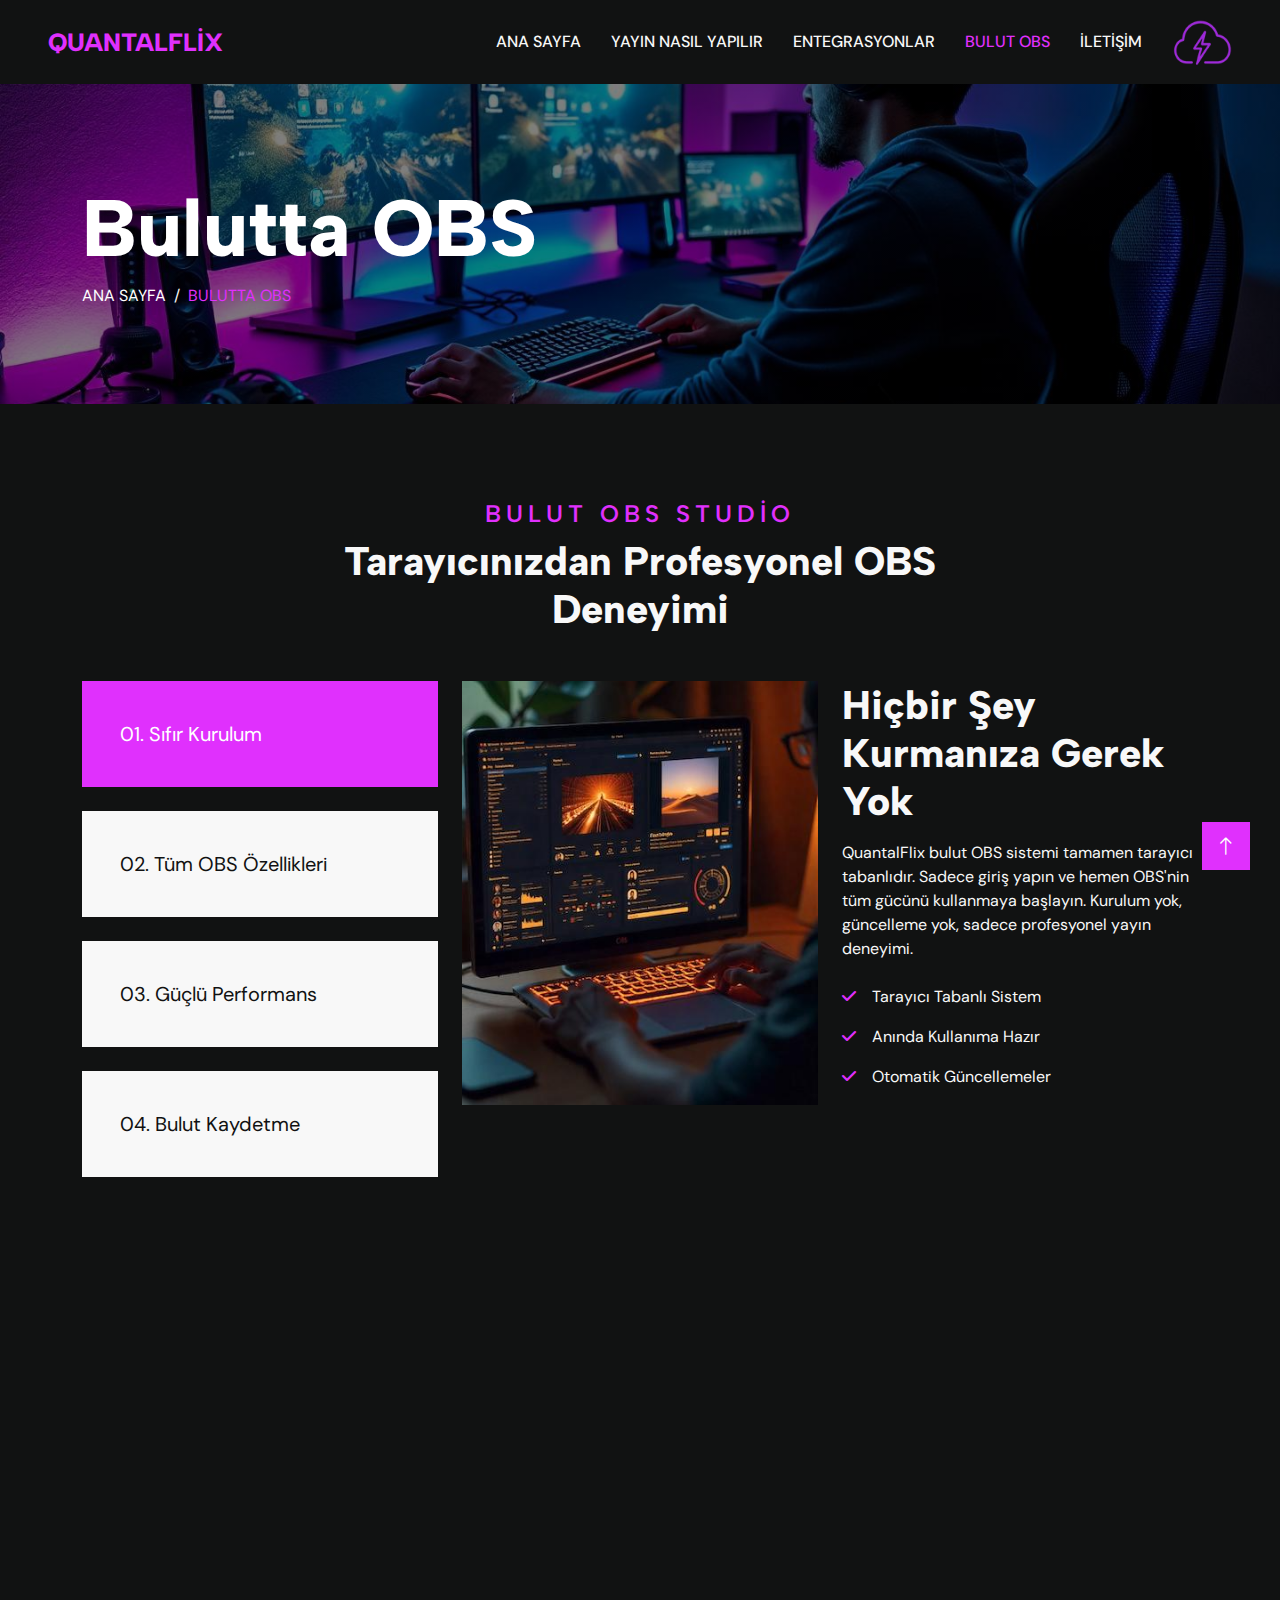
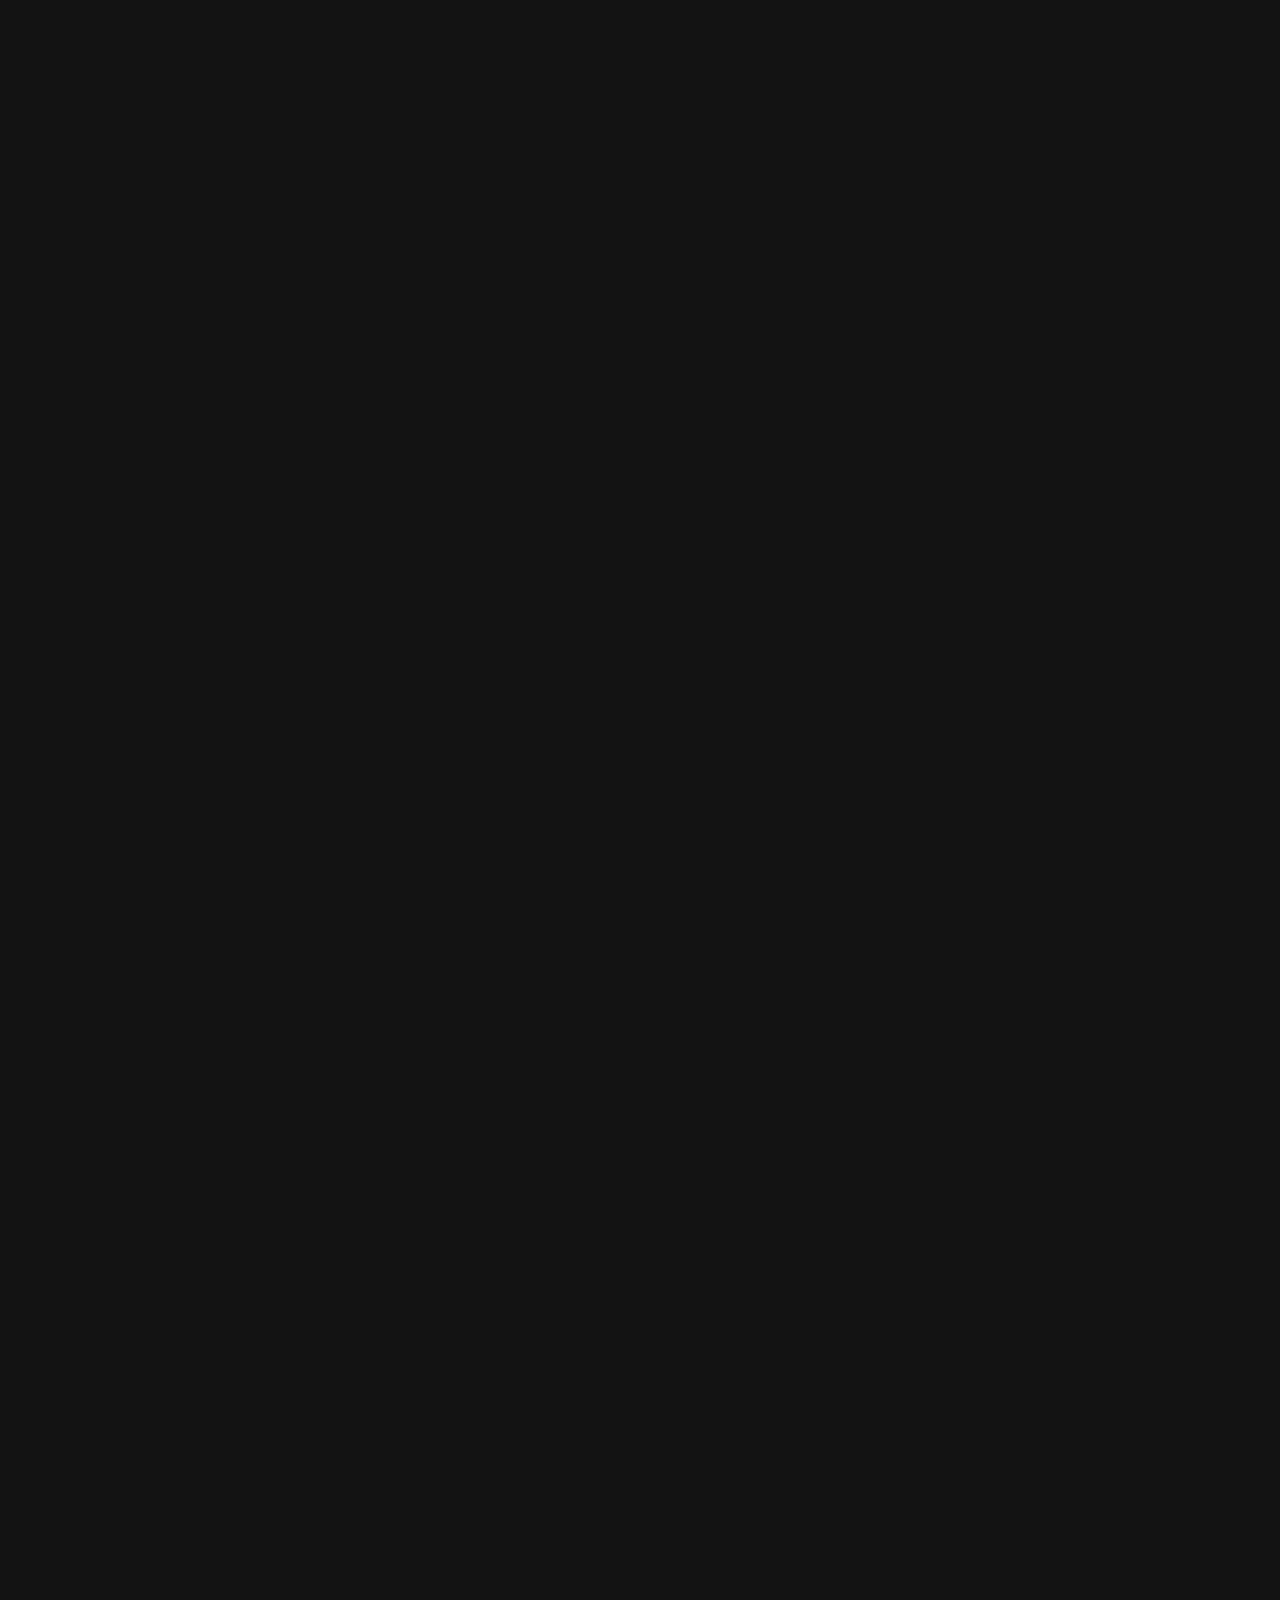
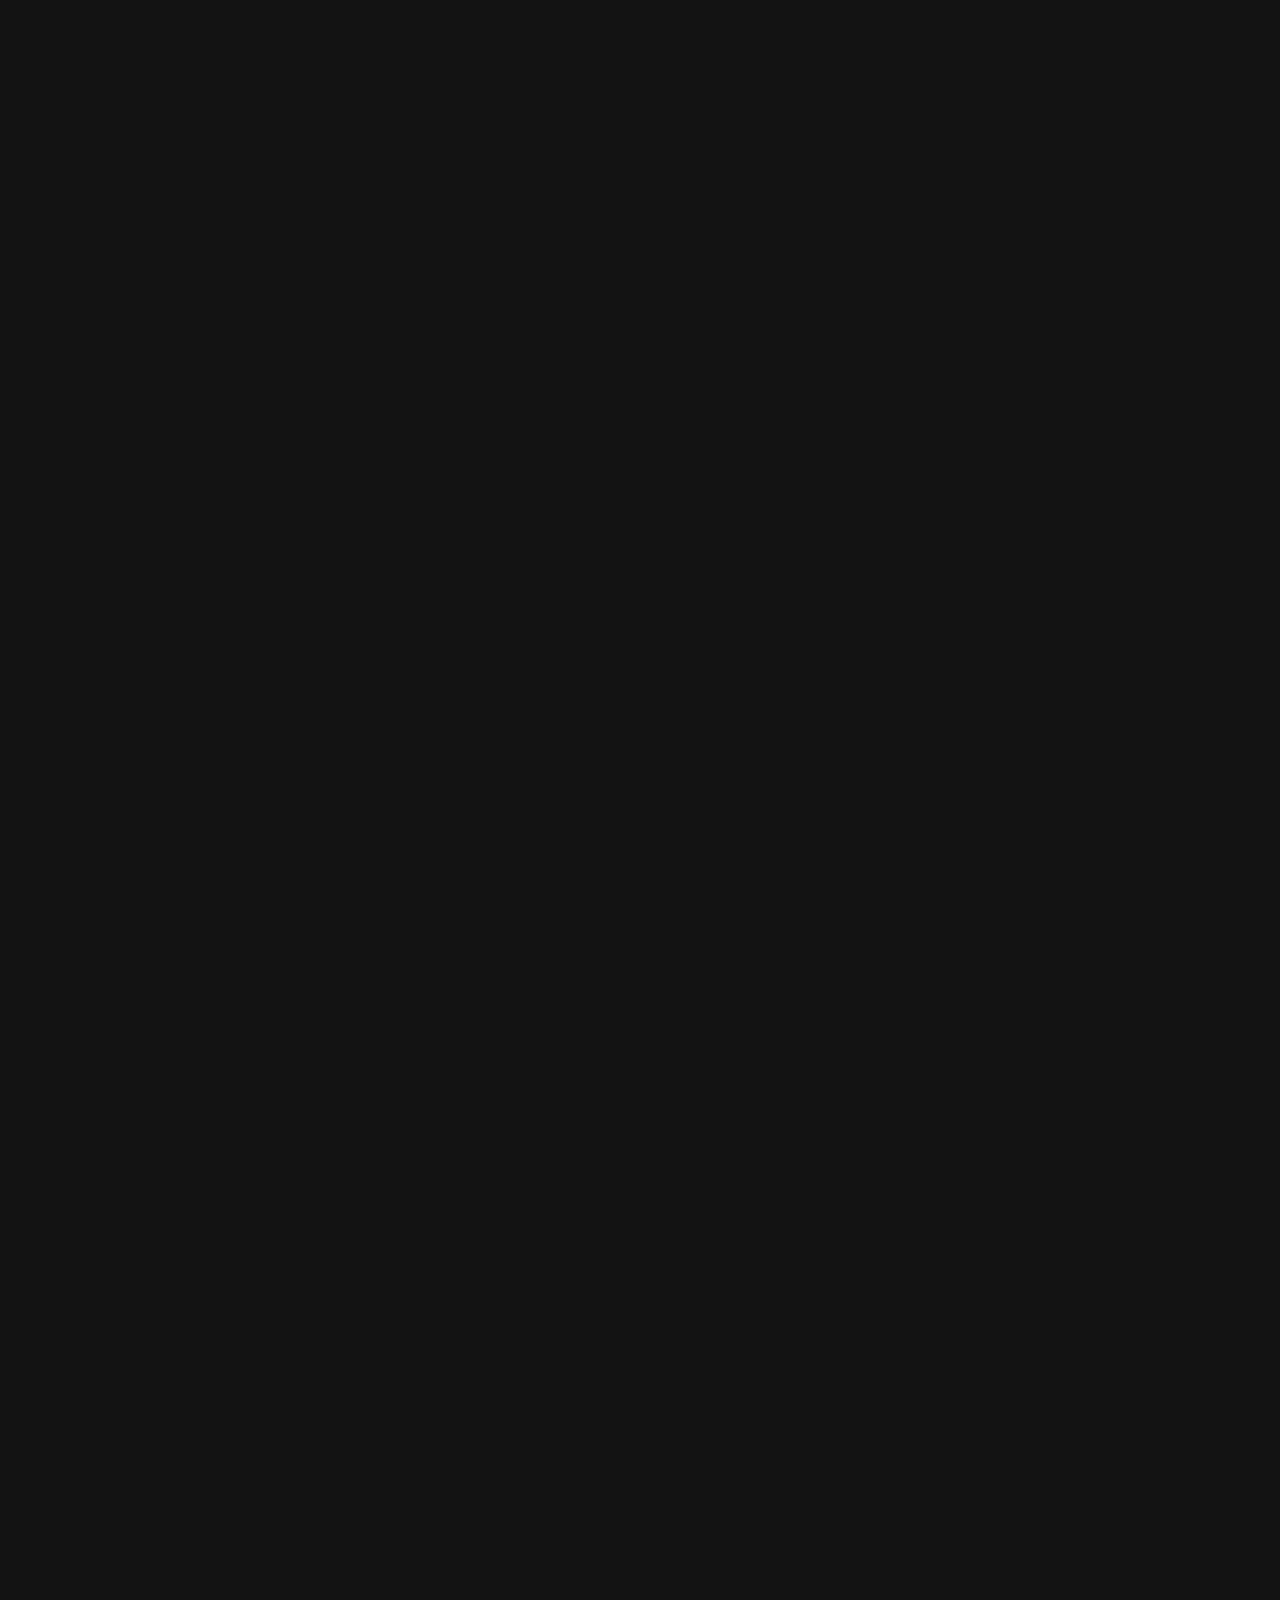
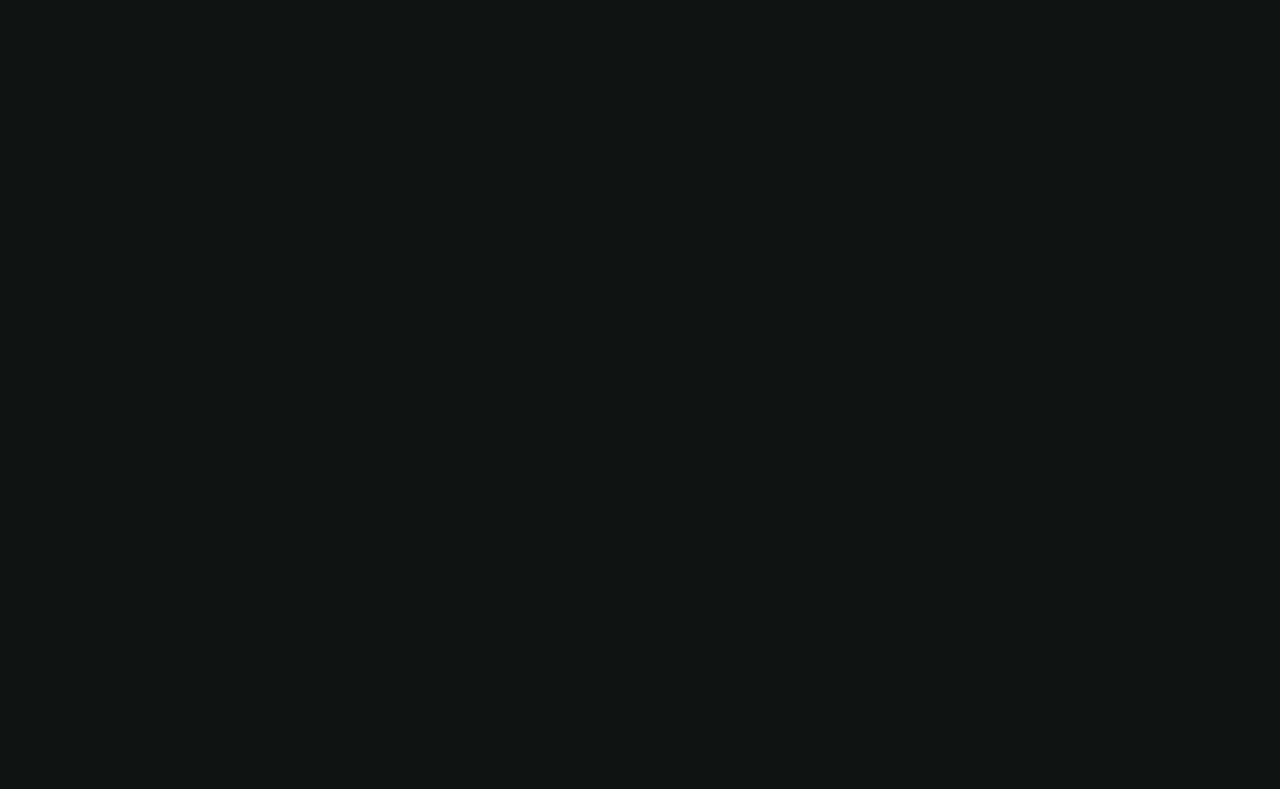
<file: obs-cloud.html>
﻿<!DOCTYPE html>
<html lang="tr">

<head>
    <meta charset="utf-8">
    <title>QuantalFlix - Bulutta OBS</title>
    <meta content="width=device-width, initial-scale=1.0" name="viewport">

    <!-- Favicon -->
    	<link href="assets/img/favicon.png" rel="icon">

    <!-- Google Web Fonts -->
    <link rel="preconnect" href="https://fonts.googleapis.com">
    <link rel="preconnect" href="https://fonts.gstatic.com" crossorigin>
    	<link href="https://fonts.googleapis.com/css2?family=Albert+Sans:ital,wght@0,100..900;1,100..900&family=DM+Sans:ital,opsz,wght@0,9..40,100..1000;1,9..40,100..1000&display=swap" rel="stylesheet">

    <!-- Icon Font Stylesheet -->
    <link href="assets/css/all.min.css" rel="stylesheet">
    <link href="assets/css/bootstrap-icons.css" rel="stylesheet">

    <!-- Libraries Stylesheet -->
    <link href="assets/lib/animate/animate.min.css" rel="stylesheet">
    <link href="assets/lib/owlcarousel/assets/owl.carousel.min.css" rel="stylesheet">

    <!-- Customized Bootstrap Stylesheet -->
    <link href="assets/css/bootstrap.min.css" rel="stylesheet">

    <!-- Template Stylesheet -->
    <link href="assets/css/master.css" rel="stylesheet">
</head>

<body>
    <!-- Spinner Start -->
    <div id="spinner" class="show bg-dark position-fixed translate-middle w-100 vh-100 top-50 start-50 d-flex align-items-center justify-content-center">
        <div class="spinner-border position-relative text-primary" style="width: 6rem; height: 6rem;" role="status"></div>
        <img class="position-absolute top-50 start-50 translate-middle" src="assets/img/icons/icon-1.png" alt="Icon">
    </div>
    <!-- Spinner End -->


    <!-- Navbar Start -->
    <nav class="navbar navbar-expand-lg header navbar-light sticky-top py-lg-0 px-lg-5 wow fadeIn" data-wow-delay="0.1s">
        <a href="index.html" class="navbar-brand ms-4 ms-lg-0 logo">
            <h1 class="text-primary m-0">QuantalFlix</h1>
        </a>
        <button type="button" class="navbar-toggler me-4" data-bs-toggle="collapse" data-bs-target="#navbarCollapse">
            <span class="navbar-toggler-icon bi bi-text-paragraph"></span>
        </button>
        <div class="collapse navbar-collapse" id="navbarCollapse">
            <div class="navbar-nav ms-auto p-4 p-lg-0">
                <a href="index.html" class="nav-item nav-link">Ana Sayfa</a>
                <a href="how-to-stream.html" class="nav-item nav-link">Yayın Nasıl Yapılır</a>
                <a href="integrations.html" class="nav-item nav-link">Entegrasyonlar</a>
                <a href="obs-cloud.html" class="nav-item nav-link active">Bulut OBS</a>
               
                <a href="contact.html" class="nav-item nav-link">İletişim</a>
            </div>
            <div class="p-4 p-lg-0"><img src="assets/img/icons/icon-1.png" alt="Icon" style="width: 60px; height: 60px;"></div>
          
        </div>
    </nav>
    <!-- Navbar End -->


    <!-- Page Header Start -->
    <div class="container-fluid page-header py-5 mb-5 wow fadeIn" data-wow-delay="0.1s">
        <div class="container py-5">
            <h1 class="display-1 text-white animated slideInDown">Bulutta OBS</h1>
            <nav aria-label="breadcrumb animated slideInDown">
                <ol class="breadcrumb text-uppercase mb-0">
                    <li class="breadcrumb-item"><a class="text-white" href="index.html">Ana Sayfa</a></li>
                    <li class="breadcrumb-item text-primary active" aria-current="page">Bulutta OBS</li>
                </ol>
            </nav>
        </div>
    </div>
    <!-- Page Header End -->


    <!-- Project Start -->
    <div class="container-xxl project py-5">
        <div class="container">
            <div class="text-center mx-auto mb-5 wow fadeInUp" data-wow-delay="0.1s" style="max-width: 600px;">
                <h4 class="section-title">Bulut OBS Studio</h4>
                <h1 class="display-6 mb-4">Tarayıcınızdan Profesyonel OBS Deneyimi</h1>
            </div>
            <div class="row g-4 wow fadeInUp" data-wow-delay="0.3s">
                <div class="col-lg-4">
                    <div class="nav nav-pills d-flex justify-content-between w-100 h-100 me-4">
                        <button class="nav-link w-100 d-flex align-items-center text-start p-4 mb-4 active" data-bs-toggle="pill" data-bs-target="#tab-pane-1" type="button">
                            <span class="m-0">01. Sıfır Kurulum</span>
                        </button>
                        <button class="nav-link w-100 d-flex align-items-center text-start p-4 mb-4" data-bs-toggle="pill" data-bs-target="#tab-pane-2" type="button">
                            <span class="m-0">02. Tüm OBS Özellikleri</span>
                        </button>
                        <button class="nav-link w-100 d-flex align-items-center text-start p-4 mb-4" data-bs-toggle="pill" data-bs-target="#tab-pane-3" type="button">
                            <span class="m-0">03. Güçlü Performans</span>
                        </button>
                        <button class="nav-link w-100 d-flex align-items-center text-start p-4 mb-0" data-bs-toggle="pill" data-bs-target="#tab-pane-4" type="button">
                            <span class="m-0">04. Bulut Kaydetme</span>
                        </button>
                    </div>
                </div>
                <div class="col-lg-8">
                    <div class="tab-content w-100">
                        <div class="tab-pane fade show active" id="tab-pane-1">
                            <div class="row g-4">
                                <div class="col-md-6" style="min-height: 350px;">
                                    <div class="position-relative h-100">
                                        <img class="position-absolute img-fluid w-100 h-100" src="assets/img/project-11.jpg" style="object-fit: cover;" alt="project-img">
                                    </div>
                                </div>
                                <div class="col-md-6">
                                    <h1 class="mb-3">Hiçbir Şey Kurmanıza Gerek Yok</h1>
                                    <p class="mb-4">QuantalFlix bulut OBS sistemi tamamen tarayıcı tabanlıdır. Sadece giriş yapın ve hemen OBS'nin tüm gücünü kullanmaya başlayın. Kurulum yok, güncelleme yok, sadece profesyonel yayın deneyimi.</p>
                                    <p><i class="fa fa-check text-primary me-3"></i>Tarayıcı Tabanlı Sistem</p>
                                    <p><i class="fa fa-check text-primary me-3"></i>Anında Kullanıma Hazır</p>
                                    <p><i class="fa fa-check text-primary me-3"></i>Otomatik Güncellemeler</p>
                                 
                                </div>
                            </div>
                        </div>
                        <div class="tab-pane fade" id="tab-pane-2">
                            <div class="row g-4">
                                <div class="col-md-6" style="min-height: 350px;">
                                    <div class="position-relative h-100">
                                        <img class="position-absolute img-fluid w-100 h-100" src="assets/img/project-2.jpg" style="object-fit: cover;" alt="project-img">
                                    </div>
                                </div>
                                <div class="col-md-6">
                                    <h1 class="mb-3">Eksiksiz OBS Deneyimi</h1>
                                    <p class="mb-4">Scenes, Sources, Filters, Audio Mixer ve daha fazlası. Klasik OBS'nin tüm özelliklerine ek olarak bulut özel araçlarımızla daha da güçlü bir deneyim.</p>
                                    <p><i class="fa fa-check text-primary me-3"></i>Tüm OBS Özellikleri</p>
                                    <p><i class="fa fa-check text-primary me-3"></i>Eklenti Desteği</p>
                                    <p><i class="fa fa-check text-primary me-3"></i>Gelişmiş Filtreler</p>
                                    <a href="how-to-stream.html" class="btn btn-primary py-3 px-5 mt-3">Nasıl Kullanırım</a>
                                </div>
                            </div>
                        </div>
                        <div class="tab-pane fade" id="tab-pane-3">
                            <div class="row g-4">
                                <div class="col-md-6" style="min-height: 350px;">
                                    <div class="position-relative h-100">
                                        <img class="position-absolute img-fluid w-100 h-100" src="assets/img/project-3.jpg" style="object-fit: cover;" alt="project-img">
                                    </div>
                                </div>
                                <div class="col-md-6">
                                    <h1 class="mb-3">Enterprise Düzey Sunucular</h1>
                                    <p class="mb-4">Güçlü bulut sunucularımız sayesinde 4K çözünürlükte, 60 FPS'de yayın yapın. Bilgisayarınızın donanımı ne olursa olsun, maksimum performans garantili.</p>
                                    <p><i class="fa fa-check text-primary me-3"></i>4K 60FPS Destek</p>
                                    <p><i class="fa fa-check text-primary me-3"></i>Düşük Gecikme</p>
                                    <p><i class="fa fa-check text-primary me-3"></i>Kararlı Performans</p>
                                    <a href="contact.html" class="btn btn-primary py-3 px-5 mt-3">Teknik Detaylar</a>
                                </div>
                            </div>
                        </div>
                        <div class="tab-pane fade" id="tab-pane-4">
                            <div class="row g-4">
                                <div class="col-md-6" style="min-height: 350px;">
                                    <div class="position-relative h-100">
                                        <img class="position-absolute img-fluid w-100 h-100" src="assets/img/project-4.jpg" style="object-fit: cover;" alt="project-img">
                                    </div>
                                </div>
                                <div class="col-md-6">
                                    <h1 class="mb-3">Otomatik Bulut Kayıt Sistemi</h1>
                                    <p class="mb-4">Yayınlarınız otomatik olarak bulutta kaydedilir. İstediğiniz zaman geri çekin, düzenleyin ve paylaşın. Disk alanı sınırlaması yok, güvenlik endişesi yok.</p>
                                    <p><i class="fa fa-check text-primary me-3"></i>Otomatik Kayıt</p>
                                    <p><i class="fa fa-check text-primary me-3"></i>Sınırsız Depolama</p>
                                    <p><i class="fa fa-check text-primary me-3"></i>Güvenli Bulut</p>
                                    <a href="integrations.html" class="btn btn-primary py-3 px-5 mt-3">Entegrasyonlar</a>
                                </div>
                            </div>
                        </div>
                    </div>
                </div>
            </div>
        </div>
    </div>
    <!-- Project End -->

    <div class="text-center mx-auto mb-5 wow fadeInUp" data-wow-delay="0.1s" style="max-width: 700px;">
        <p class="lead text-light">
          QuantalFlix Bulut OBS ile donanım sınırlarını aşın ve her yerden profesyonel yayınlar yapın. 
          Tek yapmanız gereken giriş yapmak ve yayın düğmesine basmak.
        </p>
        <a href="contact.html" class="btn btn-primary py-3 px-5 mt-3">Hemen Dene</a>
      </div>

    <!-- About Start -->
    <div class="container-xxl py-5">
        <div class="container">
            <div class="row g-5">
                <div class="col-lg-6 wow fadeIn" data-wow-delay="0.1s">
                    <div class="about-img">
                        <img class="img-fluid" src="assets/img/about-2.jpg" alt="about-img-1">
                        <img class="img-fluid" src="assets/img/about-11.jpg" alt="about-img-2">
                    </div>
                </div>
                <div class="col-lg-6 wow fadeIn" data-wow-delay="0.5s">
                    <h4 class="section-title">Özellikler</h4>
                    <h1 class="display-6 mb-4">Bulut OBS ile Yayıncılığın Geleceği</h1>
                    <p>Geleneksel OBS kurulumunun getirdiği zorlukları ortadan kaldıran bulut OBS sistemi ile yayıncılık hiç bu kadar kolay olmamıştı. Güçlü sunucularımız ve optimize edilmiş yazılımımız ile profesyonel yayınlar yapın.</p>
                    <p class="mb-4">Sistem gereksinimlerinden, kurulum problemlerinden ve performans sorunlarından kurtulun. QuantalFlix bulut OBS ile odaklanacağınız tek şey içeriğiniz olsun.</p>
                    <div class="d-flex align-items-center mb-5">
                        <div class="d-flex flex-shrink-0 align-items-center justify-content-center border border-5 border-primary" style="width: 120px; height: 120px;">
                            <h1 class="display-4 mb-n2" data-toggle="counter-up">0</h1>
                        </div>
                        <div class="ps-4">
                            <h3>Kurulum</h3>
                            <h3>Gereksinimi</h3>
                            <h3 class="mb-0">Hiç Yok</h3>
                        </div>
                    </div>
                    <a class="btn btn-primary py-3 px-5" href="how-to-stream.html">Hemen Başla</a>
                </div>
            </div>
        </div>
    </div>
    <!-- About End -->

    <!-- Service Start -->
    <div class="container-xxl py-5">
        <div class="container">
            <div class="text-center mx-auto mb-5 wow fadeInUp" data-wow-delay="0.1s" style="max-width: 600px;">
                <h4 class="section-title">OBS Araçları</h4>
                <h1 class="display-6 mb-4">Profesyonel Yayın için Gereken Her Araç</h1>
            </div>
            <div class="row g-4">
                <div class="col-lg-4 col-md-6 wow fadeInUp" data-wow-delay="0.1s">
                    <div class="service-item d-flex position-relative text-center h-100">
                        <img class="bg-img" src="assets/img/service.jpg" alt="">
                        <div class="service-text p-5">
                            <i class="fas fa-layer-group text-primary mb-4" style="font-size: 48px;"></i>
                            <h3 class="mb-3">Scene Management</h3>
                            <p class="mb-4">Sınırsız sahne oluşturun, geçişler yapın ve özel efektler ekleyin. Profesyonel TV prodüksiyonu kalitesi.</p>
                            <a class="btn" onclick="openServiceModal('scene')"><i class="fa fa-plus text-primary me-3"></i>Daha Fazla</a>
                        </div>
                    </div>
                </div>
                <div class="col-lg-4 col-md-6 wow fadeInUp" data-wow-delay="0.3s">
                    <div class="service-item d-flex position-relative text-center h-100">
                        <img class="bg-img" src="assets/img/service.jpg" alt="">
                        <div class="service-text p-5">
                            <i class="fas fa-magic text-primary mb-4" style="font-size: 48px;"></i>
                            <h3 class="mb-3">Gelişmiş Filtreler</h3>
                            <p class="mb-4">Chroma key, noise reduction, color correction ve daha fazlası. Sinema kalitesi efektler.</p>
                            <a class="btn" onclick="openServiceModal('filters')"><i class="fa fa-plus text-primary me-3"></i>Daha Fazla</a>
                        </div>
                    </div>
                </div>
                <div class="col-lg-4 col-md-6 wow fadeInUp" data-wow-delay="0.5s">
                    <div class="service-item d-flex position-relative text-center h-100">
                        <img class="bg-img" src="assets/img/service.jpg" alt="">
                        <div class="service-text p-5">
                            <i class="fas fa-sliders-h text-primary mb-4" style="font-size: 48px;"></i>
                            <h3 class="mb-3">Audio Mixer</h3>
                            <p class="mb-4">Çoklu ses kaynağı yönetimi, EQ ayarları ve real-time ses efektleri. Studio kalitesi ses.</p>
                            <a class="btn" onclick="openServiceModal('audio')"><i class="fa fa-plus text-primary me-3"></i>Daha Fazla</a>
                        </div>
                    </div>
                </div>
                <div class="col-lg-4 col-md-6 wow fadeInUp" data-wow-delay="0.1s">
                    <div class="service-item d-flex position-relative text-center h-100">
                        <img class="bg-img" src="assets/img/service.jpg" alt="">
                        <div class="service-text p-5">
                            <i class="fas fa-desktop text-primary mb-4" style="font-size: 48px;"></i>
                            <h3 class="mb-3">Screen Capture</h3>
                            <p class="mb-4">Tam ekran, pencere veya bölgesel ekran yakalama. Oyun capture'ı için optimize edildi.</p>
                            <a class="btn" onclick="openServiceModal('capture')"><i class="fa fa-plus text-primary me-3"></i>Daha Fazla</a>
                        </div>
                    </div>
                </div>
                <div class="col-lg-4 col-md-6 wow fadeInUp" data-wow-delay="0.3s">
                    <div class="service-item d-flex position-relative text-center h-100">
                        <img class="bg-img" src="assets/img/service.jpg" alt="">
                        <div class="service-text p-5">
                            <i class="fas fa-video text-primary mb-4" style="font-size: 48px;"></i>
                            <h3 class="mb-3">Webcam Integration</h3>
                            <p class="mb-4">Çoklu kamera desteği, face tracking ve otomatik framing. Streamlabs benzeri özellikler.</p>
                            <a class="btn" onclick="openServiceModal('webcam')"><i class="fa fa-plus text-primary me-3"></i>Daha Fazla</a>
                        </div>
                    </div>
                </div>
                <div class="col-lg-4 col-md-6 wow fadeInUp" data-wow-delay="0.5s">
                    <div class="service-item d-flex position-relative text-center h-100">
                        <img class="bg-img" src="assets/img/service.jpg" alt="">
                        <div class="service-text p-5">
                            <i class="fas fa-keyboard text-primary mb-4" style="font-size: 48px;"></i>
                            <h3 class="mb-3">Hotkey Controls</h3>
                            <p class="mb-4">Özelleştirilebilir kısayol tuşları ile yayınınızı kolayca kontrol edin. Profesyonel kontrol.</p>
                            <a class="btn" onclick="openServiceModal('hotkeys')"><i class="fa fa-plus text-primary me-3"></i>Daha Fazla</a>
                        </div>
                    </div>
                </div>
            </div>
        </div>
    </div>
    <!-- Service End -->
     
 <!-- Testimonial Start -->
<div class="container-xxl py-5">
    <div class="container">
        <div class="text-center mx-auto mb-5 wow fadeInUp" data-wow-delay="0.1s" style="max-width: 600px;">
            <h4 class="section-title">OBS Hakkında</h4>
            <h1 class="display-6 mb-4">Dünyada En Çok Kullanılan Yayın Yazılımı Hakkında Bilgiler</h1>
        </div>
        <div class="owl-carousel testimonial-carousel wow fadeInUp" data-wow-delay="0.1s">
            <div class="testimonial-item text-center" data-dot="<img class='img-fluid' src='assets/img/testimonial-1.jpg' alt='testimonial-img'>">
                <p class="fs-5">OBS Studio, dünya çapında 50 milyondan fazla yayıncı tarafından kullanılan açık kaynak kodlu yayın yazılımıdır.</p>
                <h3>Küresel Kullanım</h3>
                <span class="text-primary">50M+ Aktif Kullanıcı</span>
            </div>
            <div class="testimonial-item text-center" data-dot="<img class='img-fluid' src='assets/img/testimonial-2.jpg' alt='testimonial-img'>">
                <p class="fs-5">2012 yılından beri geliştirilen OBS, Twitch yayıncılarının %85'i tarafından tercih edilen birinci yayın aracıdır.</p>
                <h3>Sektör Lideri</h3>
                <span class="text-primary">%85 Twitch Payı</span>
            </div>
            <div class="testimonial-item text-center" data-dot="<img class='img-fluid' src='assets/img/testimonial-3.jpg' alt='testimonial-img'>">
                <p class="fs-5">OBS, 4K 60FPS kalitesinde yayın yapabilir ve 30'dan fazla video-ses filtresini destekler. Tamamen ücretsizdir.</p>
                <h3>Teknik Üstünlük</h3>
                <span class="text-primary">4K 60FPS Destek</span>
            </div>
        </div>
    </div>
</div>
<!-- Testimonial End -->

<!-- Ekosistem / API Start -->
<div class="container-xxl py-5">
    <div class="container">
      <div class="text-center mx-auto mb-5 wow fadeInUp" data-wow-delay="0.1s" style="max-width: 600px;">
        <h4 class="section-title">Ekosistem & API</h4>
        <h1 class="display-6 mb-4">Geliştiriciler ve Botlar İçin Açık Entegrasyon</h1>
        <p class="lead">
          QuantalFlix ekosistemi, yayınınızı daha akıllı ve etkileşimli hale getirmek için geliştiricilere tam entegrasyon ve otomasyon imkanı sunar.
        </p>
      </div>
      <div class="row g-4">
        <div class="col-lg-4 col-md-6 wow fadeInUp" data-wow-delay="0.1s">
          <div class="service-item d-flex position-relative text-center h-100">
            <img class="bg-img" src="assets/img/service.jpg" alt="">
            <div class="service-text p-5">
              <i class="fas fa-code-branch text-primary mb-4" style="font-size: 48px;"></i>
              <h3 class="mb-3">RESTful API</h3>
              <p class="mb-4">
                Sahne geçişleri, yayın başlat/durdur, izleyici sayısı, anlık istatistikler ve daha fazlasını kendi uygulamanızdan veya botunuzdan kontrol edin. API anahtarı ile güvenli erişim. Basit JSON ile hızlı entegrasyon.
              </p>
              <div class="small text-muted">Kullanım örneği: Chat komutuyla sahne değiştir, canlı yayında otomatik uyarılar göster.</div>
            </div>
          </div>
        </div>
        <div class="col-lg-4 col-md-6 wow fadeInUp" data-wow-delay="0.3s">
          <div class="service-item d-flex position-relative text-center h-100">
            <img class="bg-img" src="assets/img/service.jpg" alt="">
            <div class="service-text p-5">
              <i class="fas fa-robot text-primary mb-4" style="font-size: 48px;"></i>
              <h3 class="mb-3">Bot Entegrasyonu</h3>
              <p class="mb-4">
                Twitch, Discord, YouTube ve oyun içi chat botları ile hızlı bağlantı. Otomatik moderasyon, anlık bildirimler, izleyiciyle etkileşimli oyunlar oluşturun.
              </p>
              <div class="small text-muted">Kullanım örneği: Bağış geldiğinde otomatik animasyon başlat, chat komutlarıyla yayın ayarlarını değiştir.</div>
            </div>
          </div>
        </div>
        <div class="col-lg-4 col-md-6 wow fadeInUp" data-wow-delay="0.5s">
          <div class="service-item d-flex position-relative text-center h-100">
            <img class="bg-img" src="assets/img/service.jpg" alt="">
            <div class="service-text p-5">
              <i class="fas fa-plug text-primary mb-4" style="font-size: 48px;"></i>
              <h3 class="mb-3">Webhook & Eventler</h3>
              <p class="mb-4">
                Yayın başlatıldığında, yeni izleyici geldiğinde veya bağış alındığında anlık olarak webhook ile kendi sistemlerinize veri aktarın. Tüm önemli olayları dış uygulamalarınızda kullanın.
              </p>
              <div class="small text-muted">Kullanım örneği: Discord sunucusuna otomatik bildirim gönder, veritabanında anlık istatistik tut.</div>
            </div>
          </div>
        </div>
      </div>
      <div class="text-center mt-5 wow fadeInUp" data-wow-delay="0.2s">
        <div class="fw-bold">
          Geliştirici dostu API ve esnek entegrasyon imkanlarıyla QuantalFlix Bulut OBS, sadece yayıncılar için değil, <br> tüm oyun ve streaming ekosistemi için tam otomasyon sunar.
        </div>
      </div>
    </div>
  </div>
  <!-- Ekosistem / API End -->
  

    <!-- Facts Start -->
    <div class="container-xxl py-5">
        <div class="container pt-5">
            <div class="row g-4">
                <div class="col-lg-4 col-md-6 wow fadeInUp" data-wow-delay="0.1s">
                    <div class="fact-item text-center bg-light h-100 p-5 pt-0">
                        <div class="fact-icon">
                            <img src="assets/img/icons/icon-2.png" alt="Icon">
                        </div>
                        <h3 class="mb-3">Düşük Sistem Gereksinimi</h3>
                        <p class="mb-0">Sadece modern bir tarayıcı yeterli. 4GB RAM ve temel internet bağlantısı ile profesyonel yayınlar.</p>
                    </div>
                </div>
                <div class="col-lg-4 col-md-6 wow fadeInUp" data-wow-delay="0.3s">
                    <div class="fact-item text-center bg-light h-100 p-5 pt-0">
                        <div class="fact-icon">
                            <img src="assets/img/icons/icon-3.png" alt="Icon">
                        </div>
                        <h3 class="mb-3">Cross-Platform Destek</h3>
                        <p class="mb-0">Windows, Mac, Linux ve hatta Chromebook'tan bile kullanabilirsiniz. Her cihazda aynı deneyim.</p>
                    </div>
                </div>
                <div class="col-lg-4 col-md-6 wow fadeInUp" data-wow-delay="0.5s">
                    <div class="fact-item text-center bg-light h-100 p-5 pt-0">
                        <div class="fact-icon">
                            <img src="assets/img/icons/icon-4.png" alt="Icon">
                        </div>
                        <h3 class="mb-3">Güvenli Bulut Altyapı</h3>
                        <p class="mb-0">Tüm verileriniz şifrelenmiş olarak saklanır. GDPR uyumlu güvenlik standartları.</p>
                    </div>
                </div>
            </div>
        </div>
    </div>
    <!-- Facts End -->



    <!-- Footer Start -->
    <div class="container-fluid bg-light-dark text-body footer mt-5 pt-5 px-0 wow fadeIn" data-wow-delay="0.1s">
        <div class="container py-5">
            <div class="row g-5">
                <div class="col-lg-3 col-md-6">
                    <h3 class="text-light mb-4">Adres</h3>
                    <p class="mb-2"><i class="fa fa-map-marker-alt text-primary me-3"></i><a href="https://maps.app.goo.gl/tvEr3qmYmgrdPDzp8" target="_blank" style="color: #c6c7c8;">Şehit adem yörük evlilik parkı, Uzunoluk, 07800 Korkuteli/Antalya, Turkey</a></p>
                    <p class="mb-2"><i class="fa fa-phone-alt text-primary me-3"></i><a href="tel:+902426754567" style="color: #c6c7c8;">+90 242 675 4567</a></p>
                    <p class="mb-2"><i class="fa fa-envelope text-primary me-3"></i><a href="mailto:info@quantalflix.com" style="color: #c6c7c8;">info@quantalflix.com</a></p>
                    
                </div>
                <div class="col-lg-3 col-md-6">
                    <h3 class="text-light mb-4">Hizmetler</h3>
                    <a class="btn btn-link" href="obs-cloud.html">Bulut OBS</a>
                    <a class="btn btn-link" href="how-to-stream.html">Yayın Nasıl Yapılır</a>
                    <a class="btn btn-link" href="how-to-stream.html">Yayın Analitik</a>
                    <a class="btn btn-link" href="integrations.html">Chat Yönetimi</a>
                    <a class="btn btn-link" href="contact.html">Teknik Destek</a>
                </div>
                <div class="col-lg-3 col-md-6">
                    <h3 class="text-light mb-4">Hızlı Linkler</h3>
                    <a class="btn btn-link" href="index.html">Ana Sayfa</a>
                    <a class="btn btn-link" href="contact.html">İletişim</a>
                    <a class="btn btn-link" href="integrations.html">Entegrasyonlar</a>
                    <a class="btn btn-link" href="terms-of-service.html">Kullanım Şartları</a>
                    <a class="btn btn-link" href="privacy-policy.html">Gizlilik Politikası</a>
                </div>
                <div class="col-lg-3 col-md-6">
                    <h3 class="text-light mb-4">Bülten</h3>
                    <p>Yeni özellikler ve güncellemeler hakkında ilk siz haberdar olun.</p>
                    <div class="row justify-content-center">
                        <div class="col-12 position-relative">
                            <form id="signupForm" onsubmit="handleSignup(event)">
                                <input id="emailInput" class="form-control bg-transparent w-100 py-3 ps-4 pe-5" type="email" placeholder="E-posta adresiniz" required>
                                <button type="submit" class="btn btn-primary py-2 position-absolute top-0 end-0 mt-2 me-4">Kayıt Ol</button>
                            </form>
                        </div>
                    </div>
                    <!-- Success Message -->
                    <div id="successMessage" class="alert alert-success mt-3 d-none" role="alert">
                        <h5>Kayıt başarılı!</h5>
                    </div>
                </div>
            </div>
        </div>
        <div class="container-fluid copyright">
            <div class="container">
                <div class="row">
                    <div class="col-md-6 text-center text-md-start mb-3 mb-md-0">
                        <p>&copy; 2025 QuantalFlix, Tüm Hakları Saklıdır.</p>
                    </div>
                </div>
            </div>
        </div>
    </div>
    <!-- Footer End -->

    <!-- Service Details Modal -->
    <div class="modal fade" id="serviceModal" tabindex="-1" aria-labelledby="serviceModalLabel" aria-hidden="true">
        <div class="modal-dialog modal-lg modal-dialog-centered modal-dialog-scrollable">
            <div class="modal-content bg-dark text-light">
                <div class="modal-header border-bottom border-primary">
                    <h5 class="modal-title text-primary" id="serviceModalLabel">
                        <i id="serviceModalIcon" class="me-2"></i><span id="serviceModalTitle"></span>
                    </h5>
                    <button type="button" class="btn-close btn-close-white" data-bs-dismiss="modal" aria-label="Close"></button>
                </div>
                <div class="modal-body">
                    <div id="serviceModalContent"></div>
                </div>
                <div class="modal-footer border-top border-primary">
                    <button type="button" class="btn btn-primary" data-bs-dismiss="modal">Kapat</button>
                </div>
            </div>
        </div>
    </div>

    <!-- Back to Top -->
    <a href="#" class="btn btn-lg btn-primary btn-lg-square back-to-top"><i class="bi bi-arrow-up"></i></a>


    <!-- JavaScript Libraries -->
    <script src="assets/js/jquery.min.js"></script>
    <script src="assets/js/bootstrap.min.js"></script>
    <script src="assets/lib/wow/wow.min.js"></script>
    <script src="assets/lib/easing/easing.min.js"></script>
    <script src="assets/lib/waypoints/waypoints.min.js"></script>
    <script src="assets/lib/counterup/counterup.min.js"></script>
    <script src="assets/lib/owlcarousel/owl.carousel.min.js"></script>

    <!-- Template Javascript -->
    <script src="assets/js/master.js"></script>
    <script src="assets/js/validator.js"></script>
    <script>
        function handleSignup(event) {
            event.preventDefault(); // prevent page reload

            const email = document.getElementById('emailInput').value.trim();
            const messageBox = document.getElementById('successMessage');
            const form = document.getElementById('signupForm');

            if (email !== '') {
                // Show success message
                messageBox.classList.remove('d-none');
                messageBox.classList.remove('alert-danger');
                messageBox.classList.add('alert-success');
                messageBox.innerHTML = '<h5>✅ Kayıt başarılı!</h5><p>E-posta adresiniz bülten listemize eklendi.</p>';
                
                // Clear the form
                form.reset();
                
                // Hide message after 3 seconds
                setTimeout(() => {
                    messageBox.classList.add('d-none');
                }, 3000);
            } else {
                // Show error message
                messageBox.classList.remove('d-none');
                messageBox.classList.remove('alert-success');
                messageBox.classList.add('alert-danger');
                messageBox.innerHTML = '<h5>⚠️ Hata!</h5><p>Lütfen geçerli bir e-posta adresi girin.</p>';
                
                // Hide error message after 3 seconds
                setTimeout(() => {
                    messageBox.classList.add('d-none');
                }, 3000);
            }
        }
      
        function handleSignup(event) {
            event.preventDefault(); // prevent page reload

            const email = document.getElementById('emailInput').value.trim();
            const messageBox = document.getElementById('successMessage');
            const form = document.getElementById('signupForm');

            if (email !== '') {
                // Show success message
                messageBox.classList.remove('d-none');
                messageBox.classList.remove('alert-danger');
                messageBox.classList.add('alert-success');
                messageBox.innerHTML = '<h5>✅ Kayıt başarılı!</h5><p>E-posta adresiniz bülten listemize eklendi.</p>';
                
                // Clear the form
                form.reset();
                
                // Hide message after 3 seconds
                setTimeout(() => {
                    messageBox.classList.add('d-none');
                }, 3000);
            } else {
                // Show error message
                messageBox.classList.remove('d-none');
                messageBox.classList.remove('alert-success');
                messageBox.classList.add('alert-danger');
                messageBox.innerHTML = '<h5>⚠️ Hata!</h5><p>Lütfen geçerli bir e-posta adresi girin.</p>';
                
                // Hide error message after 3 seconds
                setTimeout(() => {
                    messageBox.classList.add('d-none');
                }, 3000);
            }
        }

        function openServiceModal(serviceType) {
            const modal = new bootstrap.Modal(document.getElementById('serviceModal'));
            const modalTitle = document.getElementById('serviceModalTitle');
            const modalIcon = document.getElementById('serviceModalIcon');
            const modalContent = document.getElementById('serviceModalContent');

            const services = {
                scene: {
                    title: 'Scene Management',
                    icon: 'fas fa-layer-group',
                    content: `
                        <h4 class="text-primary mb-3">Profesyonel Sahne Yönetimi</h4>
                        <p>QuantalFlix'in gelişmiş sahne yönetimi sistemi ile yayınınızı tam kontrol altına alın:</p>
                        
                        <h5 class="text-primary mt-4 mb-3">Özellikler:</h5>
                        <ul class="list-unstyled">
                            <li><i class="fas fa-check text-primary me-2"></i>Sınırsız sahne oluşturma ve düzenleme</li>
                            <li><i class="fas fa-check text-primary me-2"></i>Drag & drop ile kolay kaynak ekleme</li>
                            <li><i class="fas fa-check text-primary me-2"></i>30+ özel geçiş efekti</li>
                            <li><i class="fas fa-check text-primary me-2"></i>Gerçek zamanlı önizleme</li>
                            <li><i class="fas fa-check text-primary me-2"></i>Sahne şablonları ve presetler</li>
                            <li><i class="fas fa-check text-primary me-2"></i>Otomatik sahne değiştirme</li>
                        </ul>

                        <h5 class="text-primary mt-4 mb-3">Gelişmiş Özellikler:</h5>
                        <ul class="list-unstyled">
                            <li><i class="fas fa-star text-primary me-2"></i>Multi-layer kompozisyon</li>
                            <li><i class="fas fa-star text-primary me-2"></i>3D sahne efektleri</li>
                            <li><i class="fas fa-star text-primary me-2"></i>Sahne grupları ve kategoriler</li>
                            <li><i class="fas fa-star text-primary me-2"></i>Canlı sahne düzenleme</li>
                        </ul>
                        
                        <div class="bg-light-dark p-3 mt-4">
                            <strong>Pro İpucu:</strong> Sahne geçişlerinizi önceden hazırlayarak yayınınızda kesintisiz bir deneyim sağlayın.
                        </div>
                    `
                },
                filters: {
                    title: 'Gelişmiş Filtreler',
                    icon: 'fas fa-magic',
                    content: `
                        <h4 class="text-primary mb-3">Sinema Kalitesi Filtreler</h4>
                        <p>Hollywood prodüksiyon standartlarında video ve ses filtreleri:</p>
                        
                        <h5 class="text-primary mt-4 mb-3">Video Filtreleri:</h5>
                        <ul class="list-unstyled">
                            <li><i class="fas fa-check text-primary me-2"></i>Chroma Key (Green Screen) - AI destekli</li>
                            <li><i class="fas fa-check text-primary me-2"></i>Color Correction & Grading</li>
                            <li><i class="fas fa-check text-primary me-2"></i>Noise Reduction - Gelişmiş algoritma</li>
                            <li><i class="fas fa-check text-primary me-2"></i>Sharpen & Blur efektleri</li>
                            <li><i class="fas fa-check text-primary me-2"></i>HDR tone mapping</li>
                            <li><i class="fas fa-check text-primary me-2"></i>LUT desteği (3D-LUT)</li>
                        </ul>

                        <h5 class="text-primary mt-4 mb-3">Ses Filtreleri:</h5>
                        <ul class="list-unstyled">
                            <li><i class="fas fa-check text-primary me-2"></i>Noise Gate & Suppression</li>
                            <li><i class="fas fa-check text-primary me-2"></i>Compressor & Limiter</li>
                            <li><i class="fas fa-check text-primary me-2"></i>EQ (Equalizer) - 31 band</li>
                            <li><i class="fas fa-check text-primary me-2"></i>Reverb & Echo efektleri</li>
                            <li><i class="fas fa-check text-primary me-2"></i>Voice changer</li>
                        </ul>

                        <h5 class="text-primary mt-4 mb-3">AI Destekli Özellikler:</h5>
                        <ul class="list-unstyled">
                            <li><i class="fas fa-robot text-primary me-2"></i>Otomatik ses seviyesi ayarı</li>
                            <li><i class="fas fa-robot text-primary me-2"></i>Akıllı arka plan değiştirme</li>
                            <li><i class="fas fa-robot text-primary me-2"></i>Yüz güzelleştirme filtreleri</li>
                        </ul>
                        
                        <div class="bg-light-dark p-3 mt-4">
                            <strong>Pro İpucu:</strong> Filtreleri katmanlar halinde kullanarak daha etkileyici sonuçlar elde edin.
                        </div>
                    `
                },
                audio: {
                    title: 'Audio Mixer',
                    icon: 'fas fa-sliders-h',
                    content: `
                        <h4 class="text-primary mb-3">Studio Kalitesi Ses Kontrolü</h4>
                        <p>Profesyonel ses mühendisliği araçları ile mükemmel ses kalitesi:</p>
                        
                        <h5 class="text-primary mt-4 mb-3">Mixer Özellikleri:</h5>
                        <ul class="list-unstyled">
                            <li><i class="fas fa-check text-primary me-2"></i>32 kanal ses karıştırma</li>
                            <li><i class="fas fa-check text-primary me-2"></i>Gerçek zamanlı seviye göstergeleri</li>
                            <li><i class="fas fa-check text-primary me-2"></i>Send/Return efekt döngüleri</li>
                            <li><i class="fas fa-check text-primary me-2"></i>Aux bus yönlendirme</li>
                            <li><i class="fas fa-check text-primary me-2"></i>Solo & Mute kontrolü</li>
                            <li><i class="fas fa-check text-primary me-2"></i>Phantom power desteği</li>
                        </ul>

                        <h5 class="text-primary mt-4 mb-3">Ses Kaynakları:</h5>
                        <ul class="list-unstyled">
                            <li><i class="fas fa-microphone text-primary me-2"></i>Mikrofon girişi (XLR/USB)</li>
                            <li><i class="fas fa-music text-primary me-2"></i>Müzik & SFX çalar</li>
                            <li><i class="fas fa-desktop text-primary me-2"></i>Desktop audio capture</li>
                            <li><i class="fas fa-gamepad text-primary me-2"></i>Oyun sesi yakalama</li>
                            <li><i class="fas fa-volume-up text-primary me-2"></i>Alert & notification sesleri</li>
                        </ul>

                        <h5 class="text-primary mt-4 mb-3">Gelişmiş Kontroller:</h5>
                        <ul class="list-unstyled">
                            <li><i class="fas fa-star text-primary me-2"></i>Otomatik gain control (AGC)</li>
                            <li><i class="fas fa-star text-primary me-2"></i>Sidechain compression</li>
                            <li><i class="fas fa-star text-primary me-2"></i>Ducking (ses otomatik azaltma)</li>
                            <li><i class="fas fa-star text-primary me-2"></i>VST plugin desteği</li>
                        </ul>
                        
                        <div class="bg-light-dark p-3 mt-4">
                            <strong>Pro İpucu:</strong> Compressor ve noise gate kullanarak profesyonel ses kalitesi elde edin.
                        </div>
                    `
                },
                capture: {
                    title: 'Screen Capture',
                    icon: 'fas fa-desktop',
                    content: `
                        <h4 class="text-primary mb-3">Gelişmiş Ekran Yakalama</h4>
                        <p>Oyun, uygulama ve ekran yakalamada sektörün en iyi performansı:</p>
                        
                        <h5 class="text-primary mt-4 mb-3">Yakalama Modları:</h5>
                        <ul class="list-unstyled">
                            <li><i class="fas fa-check text-primary me-2"></i>Tam ekran capture (4K 60FPS)</li>
                            <li><i class="fas fa-check text-primary me-2"></i>Pencere capture - otomatik takip</li>
                            <li><i class="fas fa-check text-primary me-2"></i>Bölgesel capture - özel alan</li>
                            <li><i class="fas fa-check text-primary me-2"></i>Çoklu monitör desteği</li>
                            <li><i class="fas fa-check text-primary me-2"></i>HDR capture desteği</li>
                        </ul>

                        <h5 class="text-primary mt-4 mb-3">Oyun Optimizasyonu:</h5>
                        <ul class="list-unstyled">
                            <li><i class="fas fa-gamepad text-primary me-2"></i>Game capture hook teknolojisi</li>
                            <li><i class="fas fa-gamepad text-primary me-2"></i>Düşük latency modu</li>
                            <li><i class="fas fa-gamepad text-primary me-2"></i>FPS overlay desteği</li>
                            <li><i class="fas fa-gamepad text-primary me-2"></i>Anti-cheat uyumluluğu</li>
                            <li><i class="fas fa-gamepad text-primary me-2"></i>Vulkan & DirectX 12 desteği</li>
                        </ul>

                        <h5 class="text-primary mt-4 mb-3">Performans Özellikleri:</h5>
                        <ul class="list-unstyled">
                            <li><i class="fas fa-bolt text-primary me-2"></i>Hardware accelerated encoding</li>
                            <li><i class="fas fa-bolt text-primary me-2"></i>NVENC & AMD VCE desteği</li>
                            <li><i class="fas fa-bolt text-primary me-2"></i>Adaptif bitrate ayarı</li>
                            <li><i class="fas fa-bolt text-primary me-2"></i>Smart frame dropping</li>
                        </ul>
                        
                        <div class="bg-light-dark p-3 mt-4">
                            <strong>Pro İpucu:</strong> Oyun performansını etkilememek için hardware encoding kullanın.
                        </div>
                    `
                },
                webcam: {
                    title: 'Webcam Integration',
                    icon: 'fas fa-video',
                    content: `
                        <h4 class="text-primary mb-3">Akıllı Kamera Sistemi</h4>
                        <p>AI destekli kamera kontrolleri ile profesyonel görüntü kalitesi:</p>
                        
                        <h5 class="text-primary mt-4 mb-3">Kamera Özellikleri:</h5>
                        <ul class="list-unstyled">
                            <li><i class="fas fa-check text-primary me-2"></i>Çoklu kamera desteği (8'e kadar)</li>
                            <li><i class="fas fa-check text-primary me-2"></i>4K 60FPS capture</li>
                            <li><i class="fas fa-check text-primary me-2"></i>Otomatik odaklama</li>
                            <li><i class="fas fa-check text-primary me-2"></i>Manuel kamera kontrolleri</li>
                            <li><i class="fas fa-check text-primary me-2"></i>Zoom & pan işlevleri</li>
                        </ul>

                        <h5 class="text-primary mt-4 mb-3">AI Destekli Özellikler:</h5>
                        <ul class="list-unstyled">
                            <li><i class="fas fa-robot text-primary me-2"></i>Yüz tanıma ve takip</li>
                            <li><i class="fas fa-robot text-primary me-2"></i>Otomatik framing (Smart Crop)</li>
                            <li><i class="fas fa-robot text-primary me-2"></i>Göz teması düzeltme</li>
                            <li><i class="fas fa-robot text-primary me-2"></i>Arka plan bulanıklaştırma</li>
                            <li><i class="fas fa-robot text-primary me-2"></i>Hareket algılama</li>
                        </ul>

                        <h5 class="text-primary mt-4 mb-3">Efektler ve Filtreler:</h5>
                        <ul class="list-unstyled">
                            <li><i class="fas fa-magic text-primary me-2"></i>Beauty filters (cilt düzgünleştirme)</li>
                            <li><i class="fas fa-magic text-primary me-2"></i>Virtual backgrounds</li>
                            <li><i class="fas fa-magic text-primary me-2"></i>Color grading presets</li>
                            <li><i class="fas fa-magic text-primary me-2"></i>Vintage ve modern efektler</li>
                        </ul>

                        <h5 class="text-primary mt-4 mb-3">Kamera Yönetimi:</h5>
                        <ul class="list-unstyled">
                            <li><i class="fas fa-cog text-primary me-2"></i>Picture-in-Picture modu</li>
                            <li><i class="fas fa-cog text-primary me-2"></i>Split screen layouts</li>
                            <li><i class="fas fa-cog text-primary me-2"></i>Kamera geçiş animasyonları</li>
                            <li><i class="fas fa-cog text-primary me-2"></i>Preset konumlar</li>
                        </ul>
                        
                        <div class="bg-light-dark p-3 mt-4">
                            <strong>Pro İpucu:</strong> Yüz takip özelliğini kullanarak her zaman kare içinde kalın.
                        </div>
                    `
                },
                hotkeys: {
                    title: 'Hotkey Controls',
                    icon: 'fas fa-keyboard',
                    content: `
                        <h4 class="text-primary mb-3">Profesyonel Kısayol Kontrolü</h4>
                        <p>Hızlı ve verimli yayın kontrolü için tamamen özelleştirilebilir kısayollar:</p>
                        
                        <h5 class="text-primary mt-4 mb-3">Temel Kontroller:</h5>
                        <ul class="list-unstyled">
                            <li><i class="fas fa-check text-primary me-2"></i>Yayın başlat/durdur</li>
                            <li><i class="fas fa-check text-primary me-2"></i>Kayıt başlat/durdur</li>
                            <li><i class="fas fa-check text-primary me-2"></i>Sahne değiştirme</li>
                            <li><i class="fas fa-check text-primary me-2"></i>Ses kontrolü (mute/unmute)</li>
                            <li><i class="fas fa-check text-primary me-2"></i>Kamera açma/kapama</li>
                        </ul>

                        <h5 class="text-primary mt-4 mb-3">Gelişmiş Kısayollar:</h5>
                        <ul class="list-unstyled">
                            <li><i class="fas fa-star text-primary me-2"></i>Kaynak görünürlük kontrolleri</li>
                            <li><i class="fas fa-star text-primary me-2"></i>Filter açma/kapama</li>
                            <li><i class="fas fa-star text-primary me-2"></i>Ses seviyesi ayarları</li>
                            <li><i class="fas fa-star text-primary me-2"></i>Studio mod geçişi</li>
                            <li><i class="fas fa-star text-primary me-2"></i>Replay buffer kontrolü</li>
                        </ul>

                        <h5 class="text-primary mt-4 mb-3">Özelleştirme Seçenekleri:</h5>
                        <ul class="list-unstyled">
                            <li><i class="fas fa-cog text-primary me-2"></i>Modifier tuşları (Ctrl, Alt, Shift)</li>
                            <li><i class="fas fa-cog text-primary me-2"></i>Makro komutları</li>
                            <li><i class="fas fa-cog text-primary me-2"></i>Sıralı eylemler</li>
                            <li><i class="fas fa-cog text-primary me-2"></i>Koşullu kısayollar</li>
                            <li><i class="fas fa-cog text-primary me-2"></i>Profil bazlı ayarlar</li>
                        </ul>

                        <h5 class="text-primary mt-4 mb-3">Harici Cihaz Desteği:</h5>
                        <ul class="list-unstyled">
                            <li><i class="fas fa-gamepad text-primary me-2"></i>Stream Deck entegrasyonu</li>
                            <li><i class="fas fa-mouse text-primary me-2"></i>Gaming mouse tuşları</li>
                            <li><i class="fas fa-headphones text-primary me-2"></i>Headset kontrolleri</li>
                            <li><i class="fas fa-mobile text-primary me-2"></i>Mobile app kontrolleri</li>
                        </ul>
                        
                        <div class="bg-light-dark p-3 mt-4">
                            <strong>Pro İpucu:</strong> En sık kullandığınız işlevler için kolay ulaşılabilir kısayollar tanımlayın.
                        </div>
                    `
                }
            };

            const service = services[serviceType];
            modalTitle.textContent = service.title;
            modalIcon.className = service.icon;
            modalContent.innerHTML = service.content;

            modal.show();
        }
   
    </script>
</body>

</html>
</file>
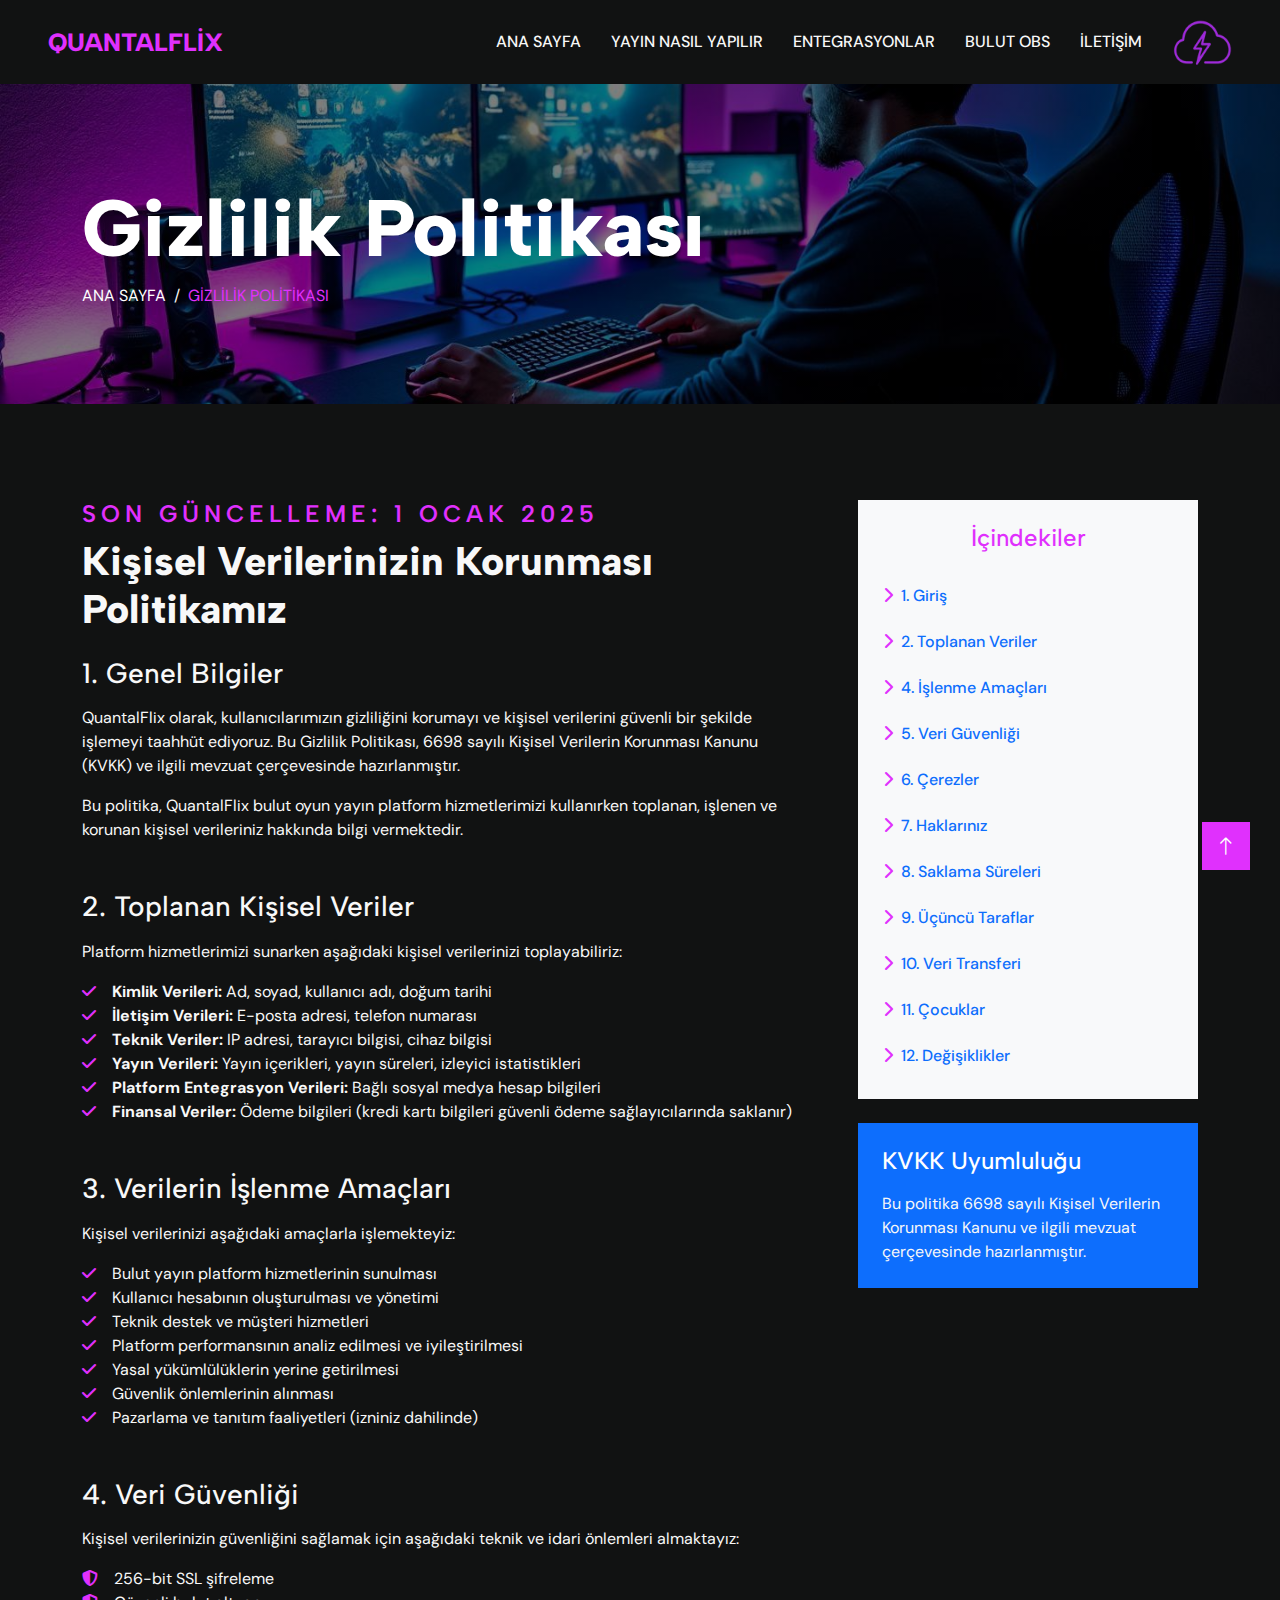
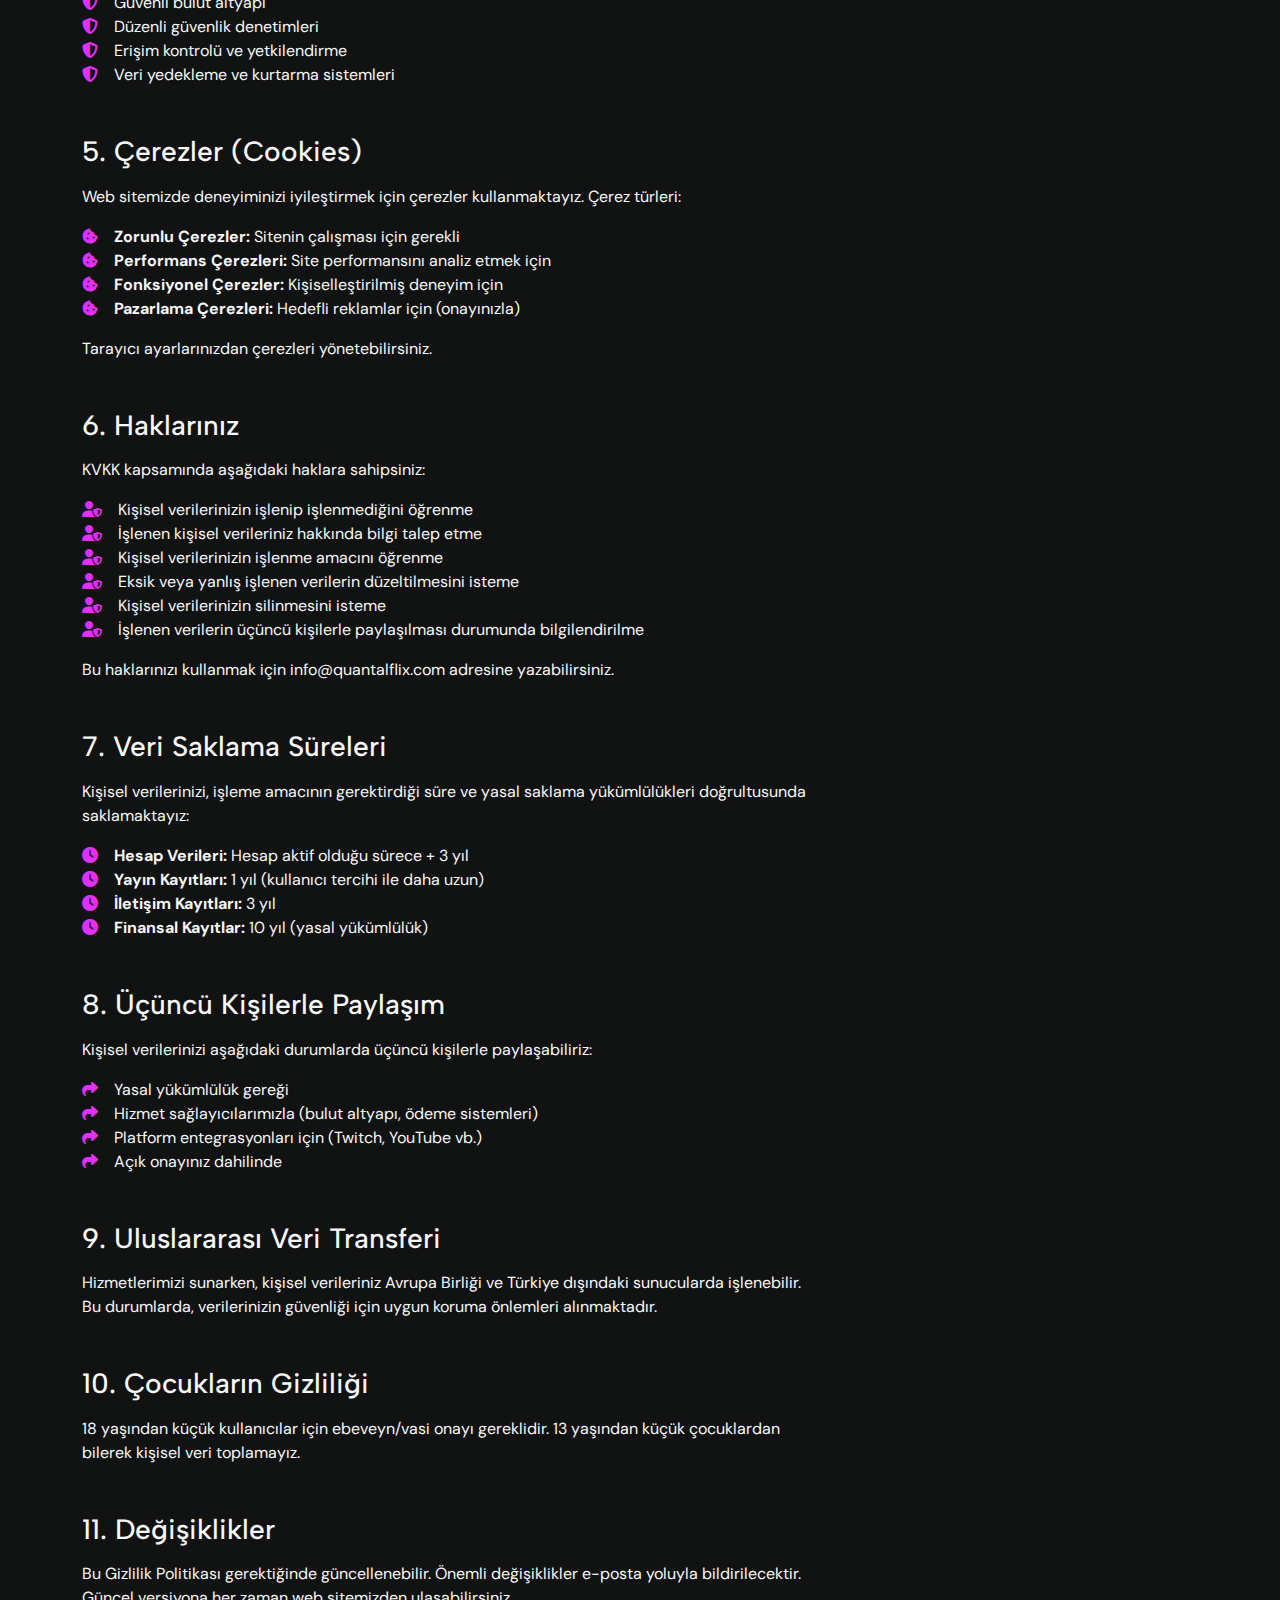
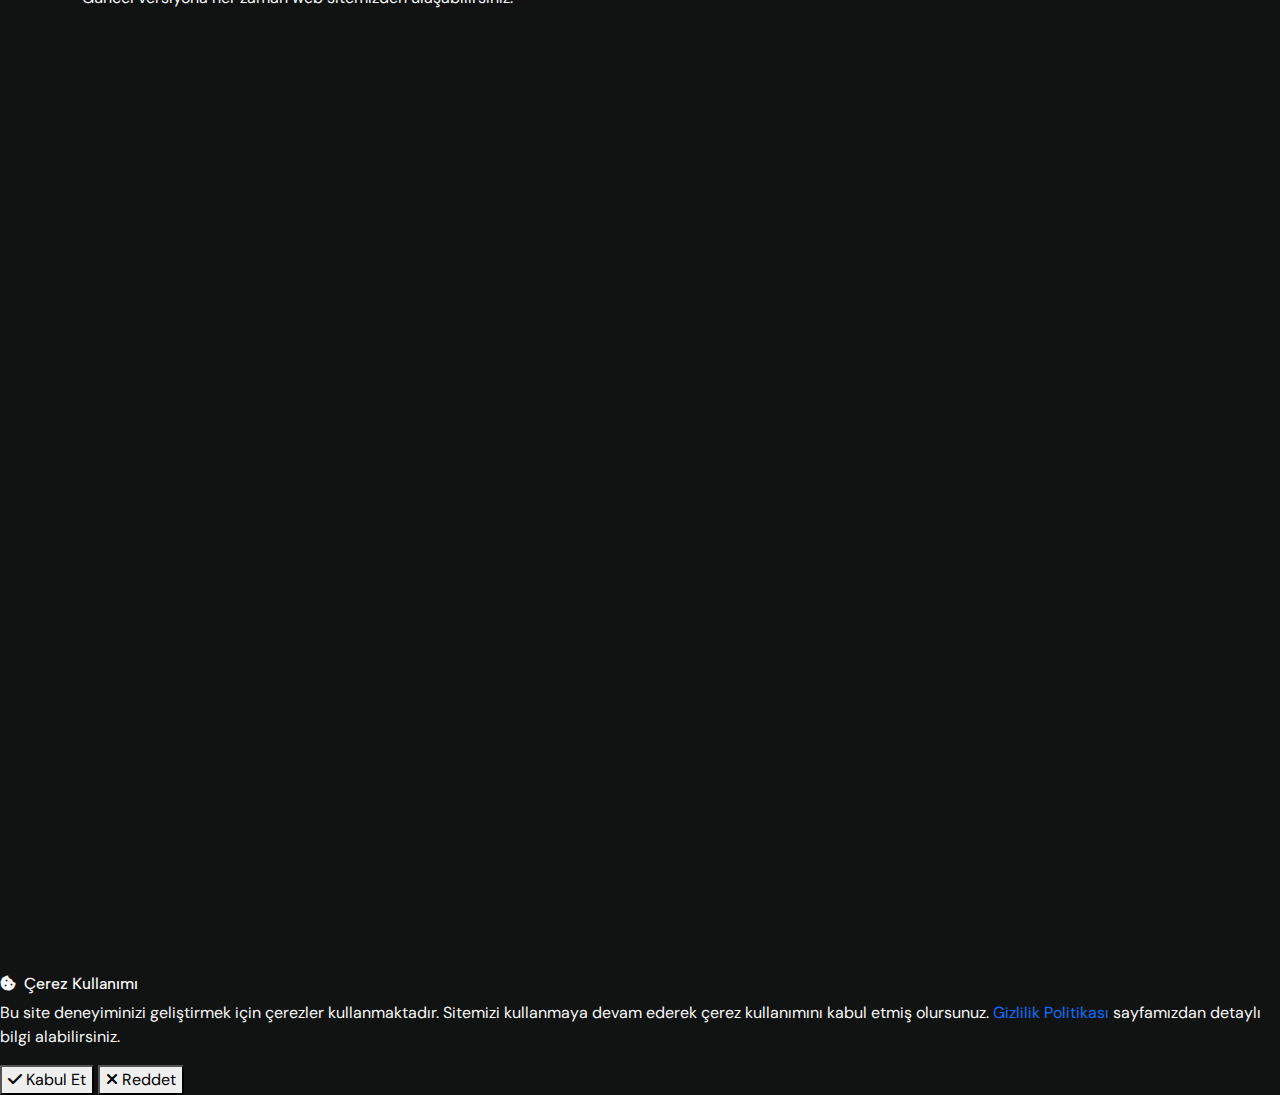
<file: privacy-policy.html>
<!DOCTYPE html>
<html lang="tr">

<head>
    <meta charset="utf-8">
    <title>QuantalFlix - Gizlilik Politikası</title>
    <meta content="width=device-width, initial-scale=1.0" name="viewport">
    <meta name="robots" content="index, follow">

    <meta property="og:type" content="website">
    <meta property="og:url" content="https://quantalflix.com/privacy-policy.html">
    <meta property="og:title" content="QuantalFlix - Gizlilik Politikası">
    <meta property="og:description" content="QuantalFlix gizlilik politikası. Kişisel verilerinizin nasıl korunduğunu ve kullanıldığını öğrenin.">
    <meta property="og:image" content="https://quantalflix.com/assets/img/about-2.jpg">
    <meta property="og:image:width" content="1200">
    <meta property="og:image:height" content="630">
    <meta property="og:site_name" content="QuantalFlix">
    <meta property="og:locale" content="tr_TR">

    <meta property="twitter:card" content="summary_large_image">
    <meta property="twitter:url" content="https://quantalflix.com/privacy-policy.html">
    <meta property="twitter:title" content="QuantalFlix - Gizlilik Politikası">
    <meta property="twitter:description" content="QuantalFlix gizlilik politikası. Kişisel verilerinizin nasıl korunduğunu ve kullanıldığını öğrenin.">
    <meta property="twitter:image" content="https://quantalflix.com/assets/img/about-2.jpg">

    	<link href="assets/img/favicon.png" rel="icon">

    <link rel="preconnect" href="https://fonts.googleapis.com">
    <link rel="preconnect" href="https://fonts.gstatic.com" crossorigin>
    	<link href="https://fonts.googleapis.com/css2?family=Albert+Sans:ital,wght@0,100..900;1,100..900&family=DM+Sans:ital,opsz,wght@0,9..40,100..1000;1,9..40,100..1000&display=swap" rel="stylesheet">

    <link href="assets/css/all.min.css" rel="stylesheet">
    <link href="assets/css/bootstrap-icons.css" rel="stylesheet">

    <link href="assets/lib/animate/animate.min.css" rel="stylesheet">
    <link href="assets/lib/owlcarousel/assets/owl.carousel.min.css" rel="stylesheet">

    <link href="assets/css/bootstrap.min.css" rel="stylesheet">

    <link href="assets/css/master.css" rel="stylesheet">
</head>

<body>
    <div id="spinner" class="show bg-dark position-fixed translate-middle w-100 vh-100 top-50 start-50 d-flex align-items-center justify-content-center">
        <div class="spinner-border position-relative text-primary" style="width: 6rem; height: 6rem;" role="status"></div>
        <img class="position-absolute top-50 start-50 translate-middle" src="assets/img/icons/icon-1.png" alt="Icon">
    </div>
    <nav class="navbar navbar-expand-lg header navbar-light sticky-top py-lg-0 px-lg-5 wow fadeIn" data-wow-delay="0.1s">
        <a href="/" class="navbar-brand ms-4 ms-lg-0 logo">
            <h1 class="text-primary m-0">QuantalFlix</h1>
        </a>
        <button type="button" class="navbar-toggler me-4" data-bs-toggle="collapse" data-bs-target="#navbarCollapse">
            <span class="navbar-toggler-icon bi bi-text-paragraph"></span>
        </button>
        <div class="collapse navbar-collapse" id="navbarCollapse">
            <div class="navbar-nav ms-auto p-4 p-lg-0">
                <a href="/" class="nav-item nav-link">Ana Sayfa</a>
                <a href="how-to-stream.html" class="nav-item nav-link">Yayın Nasıl Yapılır</a>
                <a href="integrations.html" class="nav-item nav-link">Entegrasyonlar</a>
                <a href="obs-cloud.html" class="nav-item nav-link">Bulut OBS</a>
               
                <a href="contact.html" class="nav-item nav-link">İletişim</a>
            </div>
                <div class="p-4 p-lg-0"><img src="assets/img/icons/icon-1.png" alt="Icon" style="width: 60px; height: 60px;"></div>
            
        </div>
    </nav>
    <div class="container-fluid page-header py-5 mb-5 wow fadeIn" data-wow-delay="0.1s">
        <div class="container py-5">
            <h1 class="display-1 text-white animated slideInDown">Gizlilik Politikası</h1>
            <nav aria-label="breadcrumb animated slideInDown">
                <ol class="breadcrumb text-uppercase mb-0">
                    <li class="breadcrumb-item"><a class="text-white" href="/">Ana Sayfa</a></li>
                    <li class="breadcrumb-item text-primary active" aria-current="page">Gizlilik Politikası</li>
                </ol>
            </nav>
        </div>
    </div>
    <div class="container-xxl py-5">
        <div class="container">
            <div class="row g-5">
                <div class="col-lg-8 wow fadeIn" data-wow-delay="0.1s">
                    <h4 class="section-title">Son Güncelleme: 1 Ocak 2025</h4>
                    <h1 class="display-6 mb-4">Kişisel Verilerinizin Korunması Politikamız</h1>
                    
                    <div class="mb-5" id="giris">
                        <h3 class="mb-3">1. Genel Bilgiler</h3>
                        <p>QuantalFlix olarak, kullanıcılarımızın gizliliğini korumayı ve kişisel verilerini güvenli bir şekilde işlemeyi taahhüt ediyoruz. Bu Gizlilik Politikası, 6698 sayılı Kişisel Verilerin Korunması Kanunu (KVKK) ve ilgili mevzuat çerçevesinde hazırlanmıştır.</p>
                        <p>Bu politika, QuantalFlix bulut oyun yayın platform hizmetlerimizi kullanırken toplanan, işlenen ve korunan kişisel verileriniz hakkında bilgi vermektedir.</p>
                    </div>

                    <div class="mb-5" id="toplanan-veriler">
                        <h3 class="mb-3">2. Toplanan Kişisel Veriler</h3>
                        <p>Platform hizmetlerimizi sunarken aşağıdaki kişisel verilerinizi toplayabiliriz:</p>
                        <ul class="list-unstyled">
                            <li><i class="fa fa-check text-primary me-3"></i><strong>Kimlik Verileri:</strong> Ad, soyad, kullanıcı adı, doğum tarihi</li>
                            <li><i class="fa fa-check text-primary me-3"></i><strong>İletişim Verileri:</strong> E-posta adresi, telefon numarası</li>
                            <li><i class="fa fa-check text-primary me-3"></i><strong>Teknik Veriler:</strong> IP adresi, tarayıcı bilgisi, cihaz bilgisi</li>
                            <li><i class="fa fa-check text-primary me-3"></i><strong>Yayın Verileri:</strong> Yayın içerikleri, yayın süreleri, izleyici istatistikleri</li>
                            <li><i class="fa fa-check text-primary me-3"></i><strong>Platform Entegrasyon Verileri:</strong> Bağlı sosyal medya hesap bilgileri</li>
                            <li><i class="fa fa-check text-primary me-3"></i><strong>Finansal Veriler:</strong> Ödeme bilgileri (kredi kartı bilgileri güvenli ödeme sağlayıcılarında saklanır)</li>
                        </ul>
                    </div>

                    <div class="mb-5" id="veri-islenme-amaçları">
                        <h3 class="mb-3">3. Verilerin İşlenme Amaçları</h3>
                        <p>Kişisel verilerinizi aşağıdaki amaçlarla işlemekteyiz:</p>
                        <ul class="list-unstyled">
                            <li><i class="fa fa-check text-primary me-3"></i>Bulut yayın platform hizmetlerinin sunulması</li>
                            <li><i class="fa fa-check text-primary me-3"></i>Kullanıcı hesabının oluşturulması ve yönetimi</li>
                            <li><i class="fa fa-check text-primary me-3"></i>Teknik destek ve müşteri hizmetleri</li>
                            <li><i class="fa fa-check text-primary me-3"></i>Platform performansının analiz edilmesi ve iyileştirilmesi</li>
                            <li><i class="fa fa-check text-primary me-3"></i>Yasal yükümlülüklerin yerine getirilmesi</li>
                            <li><i class="fa fa-check text-primary me-3"></i>Güvenlik önlemlerinin alınması</li>
                            <li><i class="fa fa-check text-primary me-3"></i>Pazarlama ve tanıtım faaliyetleri (izniniz dahilinde)</li>
                        </ul>
                    </div>

                    <div class="mb-5" id="veri-guvenligi">
                        <h3 class="mb-3">4. Veri Güvenliği</h3>
                        <p>Kişisel verilerinizin güvenliğini sağlamak için aşağıdaki teknik ve idari önlemleri almaktayız:</p>
                        <ul class="list-unstyled">
                            <li><i class="fa fa-shield-alt text-primary me-3"></i>256-bit SSL şifreleme</li>
                            <li><i class="fa fa-shield-alt text-primary me-3"></i>Güvenli bulut altyapı</li>
                            <li><i class="fa fa-shield-alt text-primary me-3"></i>Düzenli güvenlik denetimleri</li>
                            <li><i class="fa fa-shield-alt text-primary me-3"></i>Erişim kontrolü ve yetkilendirme</li>
                            <li><i class="fa fa-shield-alt text-primary me-3"></i>Veri yedekleme ve kurtarma sistemleri</li>
                        </ul>
                    </div>

                    <div class="mb-5" id="cerezler">
                        <h3 class="mb-3">5. Çerezler (Cookies)</h3>
                        <p>Web sitemizde deneyiminizi iyileştirmek için çerezler kullanmaktayız. Çerez türleri:</p>
                        <ul class="list-unstyled">
                            <li><i class="fa fa-cookie-bite text-primary me-3"></i><strong>Zorunlu Çerezler:</strong> Sitenin çalışması için gerekli</li>
                            <li><i class="fa fa-cookie-bite text-primary me-3"></i><strong>Performans Çerezleri:</strong> Site performansını analiz etmek için</li>
                            <li><i class="fa fa-cookie-bite text-primary me-3"></i><strong>Fonksiyonel Çerezler:</strong> Kişiselleştirilmiş deneyim için</li>
                            <li><i class="fa fa-cookie-bite text-primary me-3"></i><strong>Pazarlama Çerezleri:</strong> Hedefli reklamlar için (onayınızla)</li>
                        </ul>
                        <p>Tarayıcı ayarlarınızdan çerezleri yönetebilirsiniz.</p>
                    </div>

                    <div class="mb-5" id="haklariniz">
                        <h3 class="mb-3">6. Haklarınız</h3>
                        <p>KVKK kapsamında aşağıdaki haklara sahipsiniz:</p>
                        <ul class="list-unstyled">
                            <li><i class="fa fa-user-shield text-primary me-3"></i>Kişisel verilerinizin işlenip işlenmediğini öğrenme</li>
                            <li><i class="fa fa-user-shield text-primary me-3"></i>İşlenen kişisel verileriniz hakkında bilgi talep etme</li>
                            <li><i class="fa fa-user-shield text-primary me-3"></i>Kişisel verilerinizin işlenme amacını öğrenme</li>
                            <li><i class="fa fa-user-shield text-primary me-3"></i>Eksik veya yanlış işlenen verilerin düzeltilmesini isteme</li>
                            <li><i class="fa fa-user-shield text-primary me-3"></i>Kişisel verilerinizin silinmesini isteme</li>
                            <li><i class="fa fa-user-shield text-primary me-3"></i>İşlenen verilerin üçüncü kişilerle paylaşılması durumunda bilgilendirilme</li>
                        </ul>
                        <p>Bu haklarınızı kullanmak için info@quantalflix.com adresine yazabilirsiniz.</p>
                    </div>

                    <div class="mb-5" id="veri-saklama-sureleri">
                        <h3 class="mb-3">7. Veri Saklama Süreleri</h3>
                        <p>Kişisel verilerinizi, işleme amacının gerektirdiği süre ve yasal saklama yükümlülükleri doğrultusunda saklamaktayız:</p>
                        <ul class="list-unstyled">
                            <li><i class="fa fa-clock text-primary me-3"></i><strong>Hesap Verileri:</strong> Hesap aktif olduğu sürece + 3 yıl</li>
                            <li><i class="fa fa-clock text-primary me-3"></i><strong>Yayın Kayıtları:</strong> 1 yıl (kullanıcı tercihi ile daha uzun)</li>
                            <li><i class="fa fa-clock text-primary me-3"></i><strong>İletişim Kayıtları:</strong> 3 yıl</li>
                            <li><i class="fa fa-clock text-primary me-3"></i><strong>Finansal Kayıtlar:</strong> 10 yıl (yasal yükümlülük)</li>
                        </ul>
                    </div>

                    <div class="mb-5" id="ucuncu-kisilerle-paylasim">
                        <h3 class="mb-3">8. Üçüncü Kişilerle Paylaşım</h3>
                        <p>Kişisel verilerinizi aşağıdaki durumlarda üçüncü kişilerle paylaşabiliriz:</p>
                        <ul class="list-unstyled">
                            <li><i class="fa fa-share text-primary me-3"></i>Yasal yükümlülük gereği</li>
                            <li><i class="fa fa-share text-primary me-3"></i>Hizmet sağlayıcılarımızla (bulut altyapı, ödeme sistemleri)</li>
                            <li><i class="fa fa-share text-primary me-3"></i>Platform entegrasyonları için (Twitch, YouTube vb.)</li>
                            <li><i class="fa fa-share text-primary me-3"></i>Açık onayınız dahilinde</li>
                        </ul>
                    </div>

                    <div class="mb-5" id="uluslararası-veri-transferi">
                        <h3 class="mb-3">9. Uluslararası Veri Transferi</h3>
                        <p>Hizmetlerimizi sunarken, kişisel verileriniz Avrupa Birliği ve Türkiye dışındaki sunucularda işlenebilir. Bu durumlarda, verilerinizin güvenliği için uygun koruma önlemleri alınmaktadır.</p>
                    </div>

                    <div class="mb-5" id="cocuklarin-gizliligi">
                        <h3 class="mb-3">10. Çocukların Gizliliği</h3>
                        <p>18 yaşından küçük kullanıcılar için ebeveyn/vasi onayı gereklidir. 13 yaşından küçük çocuklardan bilerek kişisel veri toplamayız.</p>
                    </div>

                    <div class="mb-5" id="degisiklikler">
                        <h3 class="mb-3">11. Değişiklikler</h3>
                        <p>Bu Gizlilik Politikası gerektiğinde güncellenebilir. Önemli değişiklikler e-posta yoluyla bildirilecektir. Güncel versiyona her zaman web sitemizden ulaşabilirsiniz.</p>
                    </div>

                </div>
                
                <div class="col-lg-4 wow fadeIn" data-wow-delay="0.5s">
                    <div class="bg-light p-4 mb-4">
                        <h4 class="mb-4 text-primary text-center">İçindekiler</h4>
                        <div class="d-flex flex-column gap-2">
                            <a href="#giris" class="btn btn-link px-0 text-start text-decoration-none"><i class="fa fa-chevron-right text-primary me-2"></i>1. Giriş</a>
                            <a href="#toplanan-veriler" class="btn btn-link px-0 text-start text-decoration-none"><i class="fa fa-chevron-right text-primary me-2"></i>2. Toplanan Veriler</a>
                            <a href="#veri-islenme-amaçları" class="btn btn-link px-0 text-start text-decoration-none"><i class="fa fa-chevron-right text-primary me-2"></i>4. İşlenme Amaçları</a>
                            <a href="#veri-guvenligi" class="btn btn-link px-0 text-start text-decoration-none"><i class="fa fa-chevron-right text-primary me-2"></i>5. Veri Güvenliği</a>
                            <a href="#cerezler" class="btn btn-link px-0 text-start text-decoration-none"><i class="fa fa-chevron-right text-primary me-2"></i>6. Çerezler</a>
                            <a href="#haklariniz" class="btn btn-link px-0 text-start text-decoration-none"><i class="fa fa-chevron-right text-primary me-2"></i>7. Haklarınız</a>
                            <a href="#veri-saklama-sureleri" class="btn btn-link px-0 text-start text-decoration-none"><i class="fa fa-chevron-right text-primary me-2"></i>8. Saklama Süreleri</a>
                            <a href="#ucuncu-kisilerle-paylasim" class="btn btn-link px-0 text-start text-decoration-none"><i class="fa fa-chevron-right text-primary me-2"></i>9. Üçüncü Taraflar</a>
                            <a href="#uluslararası-veri-transferi" class="btn btn-link px-0 text-start text-decoration-none"><i class="fa fa-chevron-right text-primary me-2"></i>10. Veri Transferi</a>
                            <a href="#cocuklarin-gizliligi" class="btn btn-link px-0 text-start text-decoration-none"><i class="fa fa-chevron-right text-primary me-2"></i>11. Çocuklar</a>
                            <a href="#degisiklikler" class="btn btn-link px-0 text-start text-decoration-none"><i class="fa fa-chevron-right text-primary me-2"></i>12. Değişiklikler</a>
                        </div>
                    </div>

                    <div class="bg-primary text-white p-4 mb-4">
                        <h4 class="mb-3 text-white">KVKK Uyumluluğu</h4>
                        <p class="mb-0">Bu politika 6698 sayılı Kişisel Verilerin Korunması Kanunu ve ilgili mevzuat çerçevesinde hazırlanmıştır.</p>
                    </div>

                </div>
            </div>
        </div>
    </div>
    <div class="container-xxl py-5">
        <div class="container pt-5">
            <div class="row g-4">
                <div class="col-lg-4 col-md-6 wow fadeInUp" data-wow-delay="0.1s">
                    <div class="fact-item text-center bg-light h-100 p-5 pt-0">
                        <div class="fact-icon">
                            <i class="fas fa-lock text-primary" style="font-size: 48px;"></i>
                        </div>
                        <h3 class="mb-3">256-Bit Şifreleme</h3>
                        <p class="mb-0">Verileriniz en yüksek güvenlik standartları ile korunmaktadır.</p>
                    </div>
                </div>
                <div class="col-lg-4 col-md-6 wow fadeInUp" data-wow-delay="0.3s">
                    <div class="fact-item text-center bg-light h-100 p-5 pt-0">
                        <div class="fact-icon">
                            <i class="fas fa-user-shield text-primary" style="font-size: 48px;"></i>
                        </div>
                        <h3 class="mb-3">KVKK Uyumlu</h3>
                        <p class="mb-0">Türkiye Kişisel Verilerin Korunması Kanunu'na tam uyumluluk.</p>
                    </div>
                </div>
                <div class="col-lg-4 col-md-6 wow fadeInUp" data-wow-delay="0.5s">
                    <div class="fact-item text-center bg-light h-100 p-5 pt-0">
                        <div class="fact-icon">
                            <i class="fas fa-check-circle text-primary" style="font-size: 48px;"></i>
                        </div>
                        <h3 class="mb-3">Şeffaf Süreç</h3>
                        <p class="mb-0">Verilerinizin nasıl kullanıldığı konusunda tam şeffaflık.</p>
                    </div>
                </div>
            </div>
        </div>
    </div>
    <div class="container-fluid bg-light-dark text-body footer mt-5 pt-5 px-0 wow fadeIn" data-wow-delay="0.1s">
        <div class="container py-5">
            <div class="row g-5">
                <div class="col-lg-3 col-md-6">
                    <h3 class="text-light mb-4">Adres</h3>
                    <p class="mb-2"><i class="fa fa-map-marker-alt text-primary me-3"></i><a href="https://maps.app.goo.gl/tvEr3qmYmgrdPDzp8" target="_blank" style="color: #c6c7c8;">Şehit adem yörük evlilik parkı, Uzunoluk, 07800 Korkuteli/Antalya, Turkey</a></p>
                    <p class="mb-2"><i class="fa fa-phone-alt text-primary me-3"></i><a href="tel:+902426754567" style="color: #c6c7c8;">+90 242 675 4567</a></p>
                    <p class="mb-2"><i class="fa fa-envelope text-primary me-3"></i><a href="mailto:info@quantalflix.com" style="color: #c6c7c8;">info@quantalflix.com</a></p>
                    
                </div>
                <div class="col-lg-3 col-md-6">
                    <h3 class="text-light mb-4">Hizmetler</h3>
                    <a class="btn btn-link" href="obs-cloud.html">Bulut OBS</a>
                    <a class="btn btn-link" href="how-to-stream.html">Yayın Nasıl Yapılır</a>
                    <a class="btn btn-link" href="how-to-stream.html">Yayın Analitik</a>
                    <a class="btn btn-link" href="integrations.html">Chat Yönetimi</a>
                    <a class="btn btn-link" href="contact.html">Teknik Destek</a>
                </div>
                <div class="col-lg-3 col-md-6">
                    <h3 class="text-light mb-4">Hızlı Linkler</h3>
                    <a class="btn btn-link" href="/">Ana Sayfa</a>
                    <a class="btn btn-link" href="contact.html">İletişim</a>
                    <a class="btn btn-link" href="integrations.html">Entegrasyonlar</a>
                    <a class="btn btn-link" href="terms-of-service.html">Kullanım Şartları</a>
                    <a class="btn btn-link" href="privacy-policy.html">Gizlilik Politikası</a>
                </div>
                <div class="col-lg-3 col-md-6">
                    <h3 class="text-light mb-4">Bülten</h3>
                    <p>Yeni özellikler ve güncellemeler hakkında ilk siz haberdar olun.</p>
                    <div class="row justify-content-center">
                        <div class="col-12 position-relative">
                            <form id="signupForm" onsubmit="handleSignup(event)">
                                <input id="emailInput" class="form-control bg-transparent w-100 py-3 ps-4 pe-5" type="email" placeholder="E-posta adresiniz" required>
                                <button type="submit" class="btn btn-primary py-2 position-absolute top-0 end-0 mt-2 me-4">Kayıt Ol</button>
                            </form>
                        </div>
                    </div>
                    <div id="successMessage" class="alert alert-success mt-3 d-none" role="alert">
                        <h5>Kayıt başarılı!</h5>
                    </div>
                </div>
            </div>
        </div>
        <div class="container-fluid copyright">
            <div class="container">
                <div class="row">
                    <div class="col-md-6 text-center text-md-start mb-3 mb-md-0">
                        <p>&copy; 2025 QuantalFlix, Tüm Hakları Saklıdır.</p>
                    </div>
                </div>
            </div>
        </div>
    </div>
    <a href="#" class="btn btn-lg btn-primary btn-lg-square back-to-top"><i class="bi bi-arrow-up"></i></a>


    <script src="assets/js/jquery.min.js"></script>
    <script src="assets/js/bootstrap.min.js"></script>
    <script src="assets/lib/wow/wow.min.js"></script>
    <script src="assets/lib/easing/easing.min.js"></script>
    <script src="assets/lib/waypoints/waypoints.min.js"></script>
    <script src="assets/lib/counterup/counterup.min.js"></script>
    <script src="assets/lib/owlcarousel/owl.carousel.min.js"></script>

    <script src="assets/js/master.js"></script>
    
    <script src="assets/js/cookie-banner.js"></script>
    <script src="assets/js/validator.js"></script>
    <script>
        function handleSignup(event) {
            event.preventDefault(); 

            const email = document.getElementById('emailInput').value.trim();
            const messageBox = document.getElementById('successMessage');
            const form = document.getElementById('signupForm');

            if (email !== '') {
                messageBox.classList.remove('d-none');
                messageBox.classList.remove('alert-danger');
                messageBox.classList.add('alert-success');
                messageBox.innerHTML = '<h5>✅ Kayıt başarılı!</h5><p>E-posta adresiniz bülten listemize eklendi.</p>';
                
                form.reset();
                
                setTimeout(() => {
                    messageBox.classList.add('d-none');
                }, 3000);
            } else {
                messageBox.classList.remove('d-none');
                messageBox.classList.remove('alert-success');
                messageBox.classList.add('alert-danger');
                messageBox.innerHTML = '<h5>⚠️ Hata!</h5><p>Lütfen geçerli bir e-posta adresi girin.</p>';
                
                setTimeout(() => {
                    messageBox.classList.add('d-none');
                }, 3000);
            }
        }
      
        function handleSignup(event) {
            event.preventDefault(); 

            const email = document.getElementById('emailInput').value.trim();
            const messageBox = document.getElementById('successMessage');
            const form = document.getElementById('signupForm');

            if (email !== '') {
                messageBox.classList.remove('d-none');
                messageBox.classList.remove('alert-danger');
                messageBox.classList.add('alert-success');
                messageBox.innerHTML = '<h5>✅ Kayıt başarılı!</h5><p>E-posta adresiniz bülten listemize eklendi.</p>';
                
                form.reset();
                
                setTimeout(() => {
                    messageBox.classList.add('d-none');
                }, 3000);
            } else {
                messageBox.classList.remove('d-none');
                messageBox.classList.remove('alert-success');
                messageBox.classList.add('alert-danger');
                messageBox.innerHTML = '<h5>⚠️ Hata!</h5><p>Lütfen geçerli bir e-posta adresi girin.</p>';
                
                
                setTimeout(() => {
                    messageBox.classList.add('d-none');
                }, 3000);
            }
        }
   
    </script>
</body>

</html>
</file>
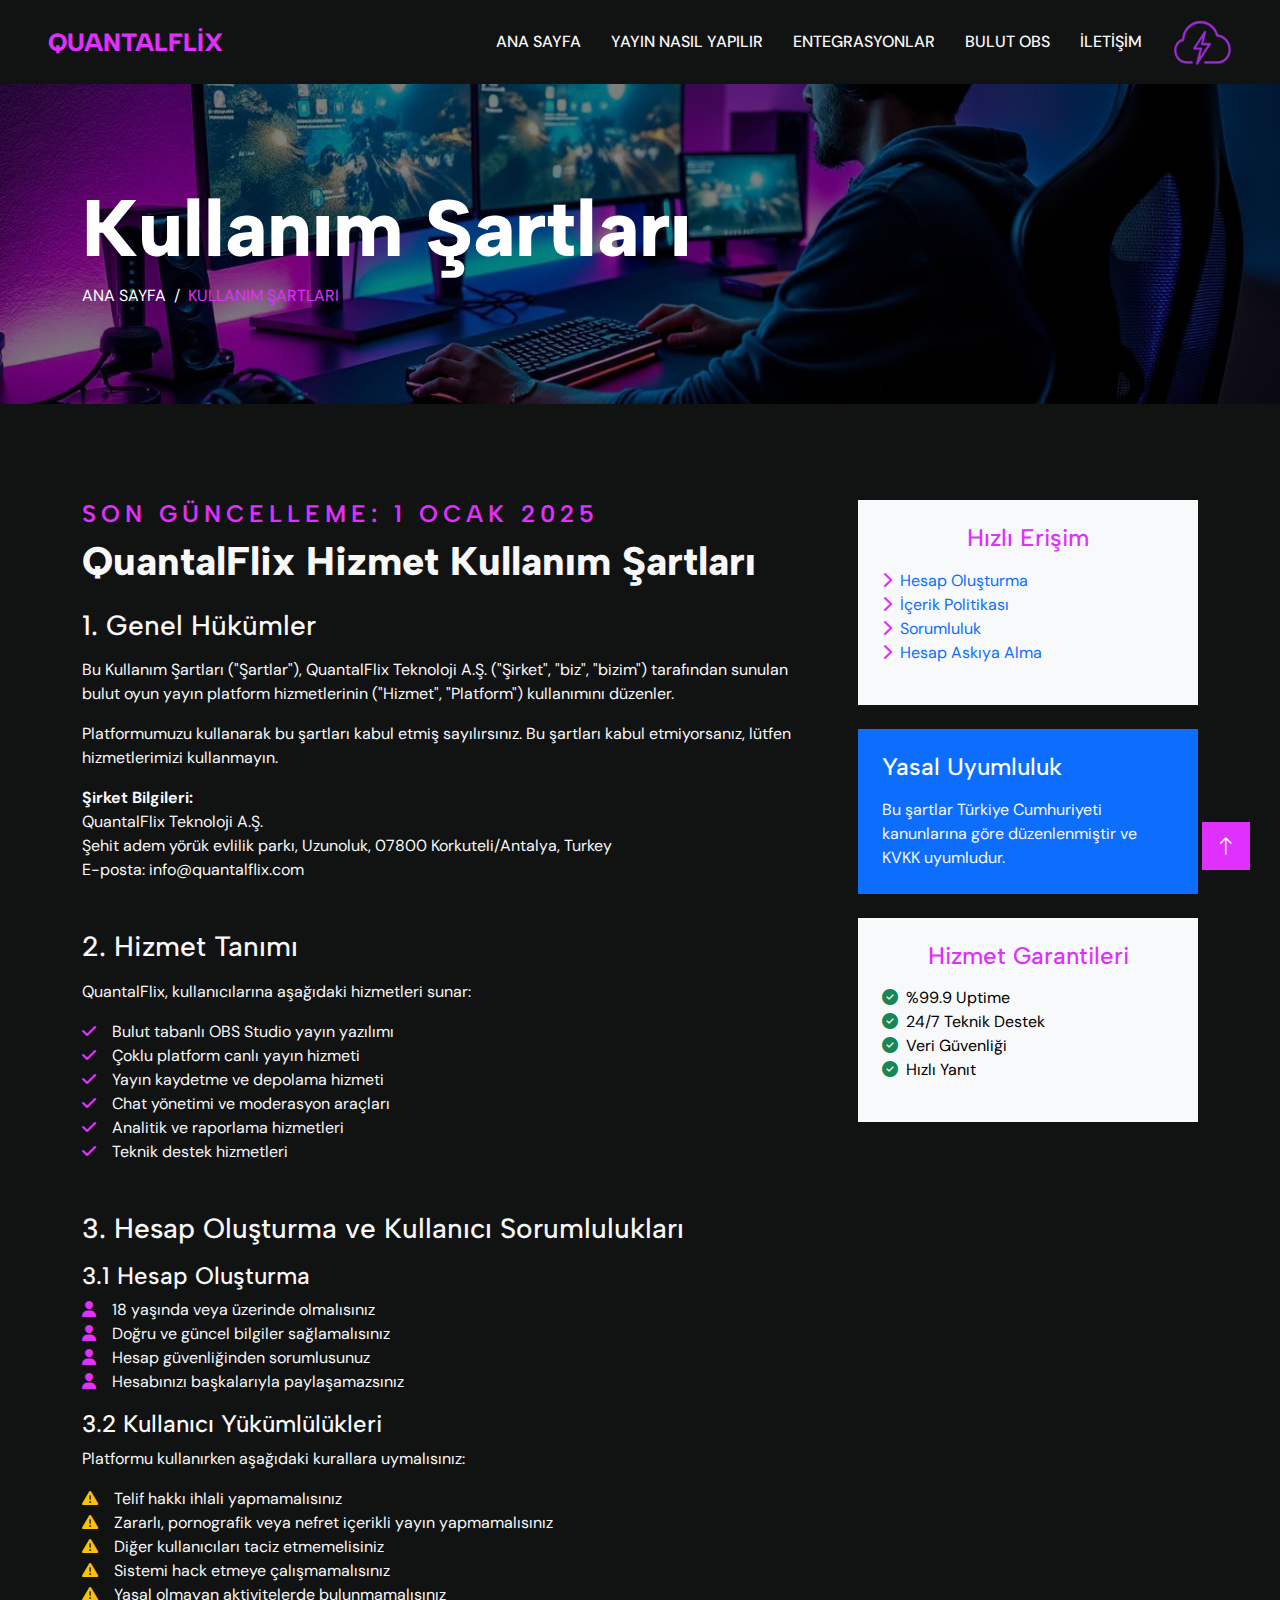
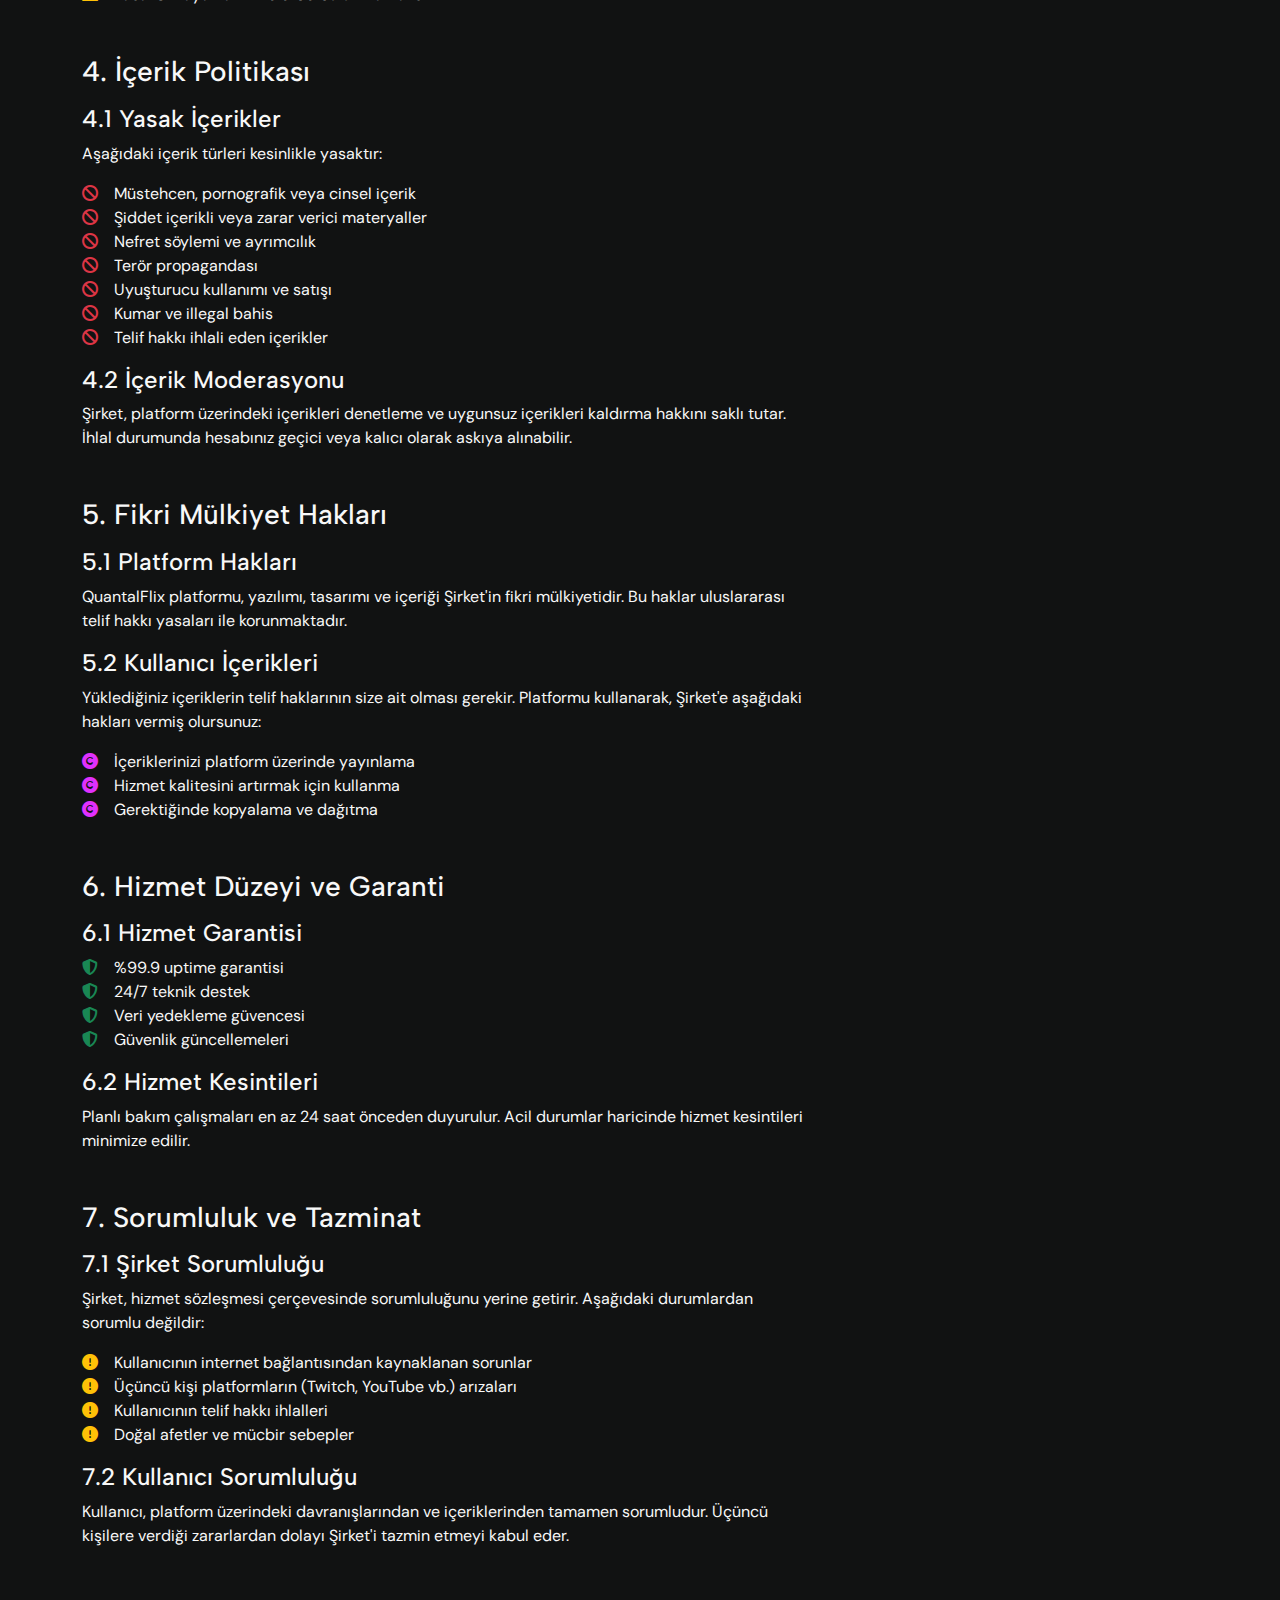
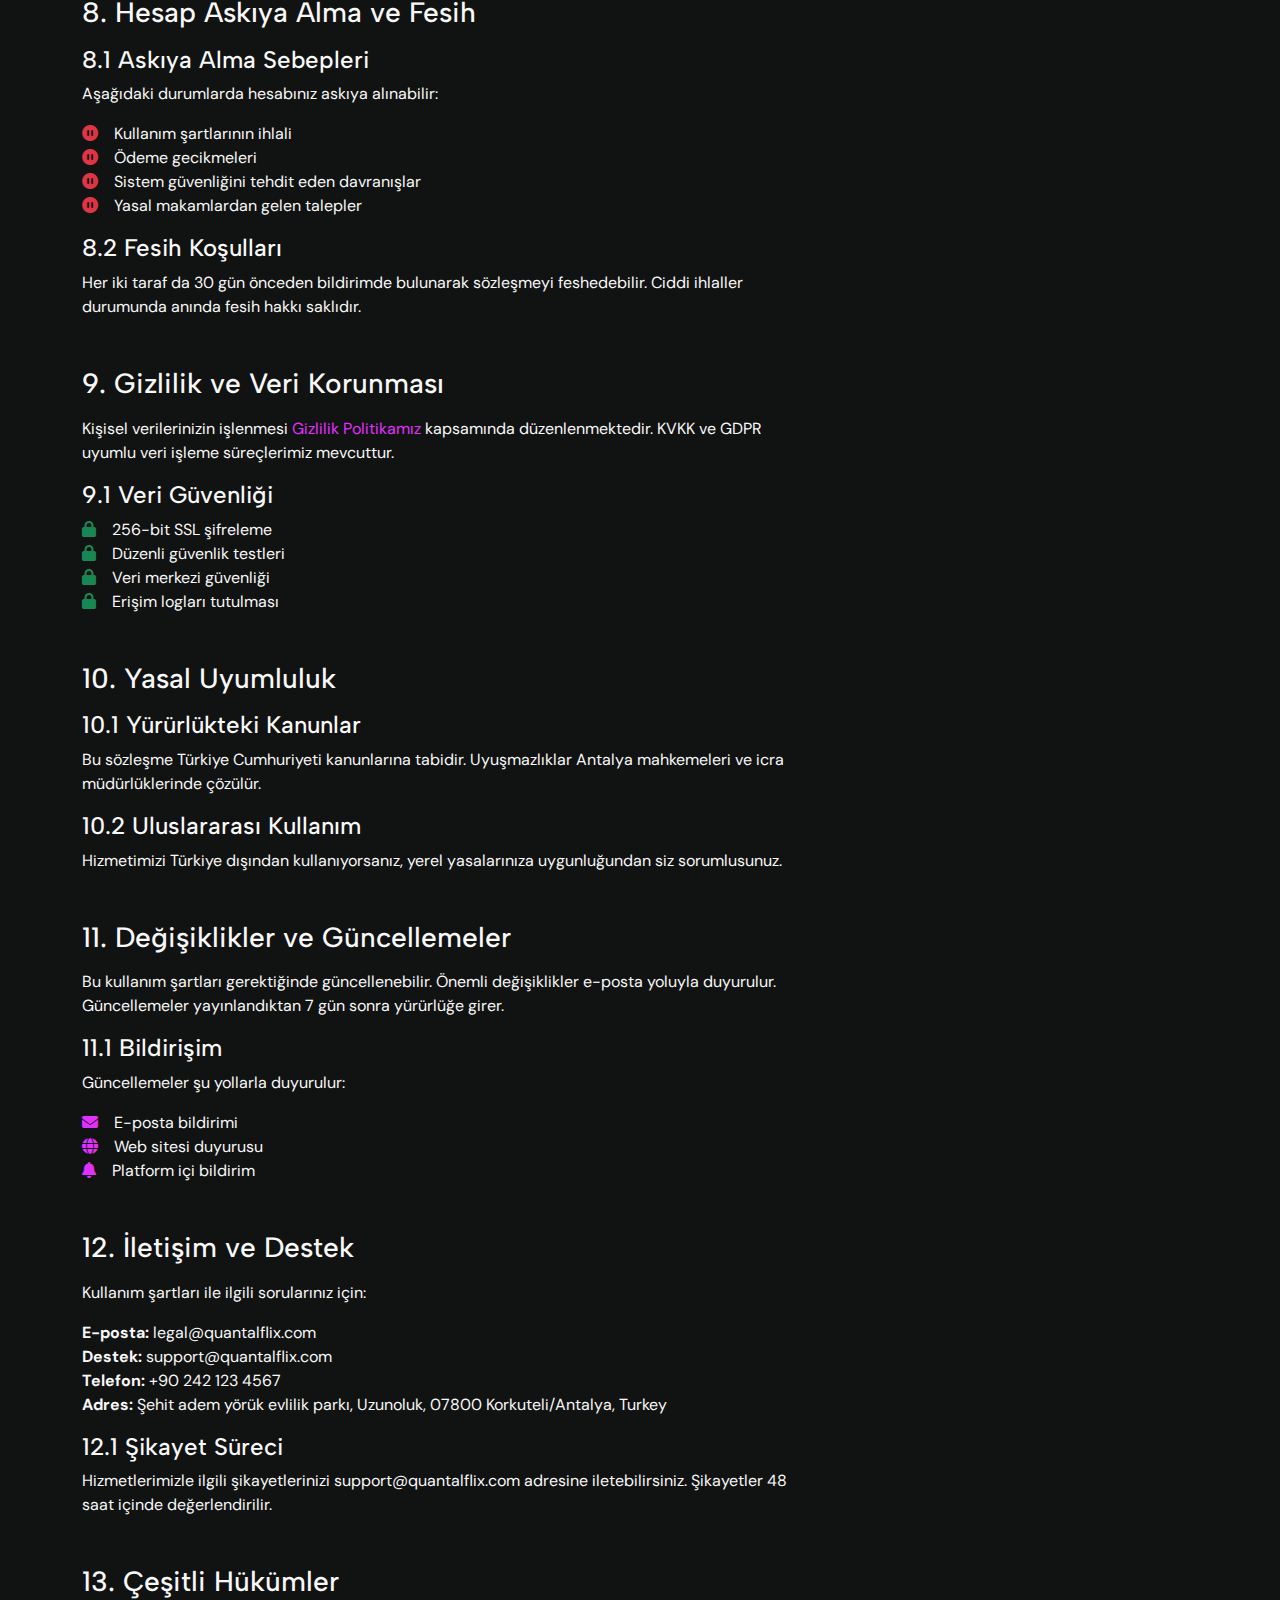
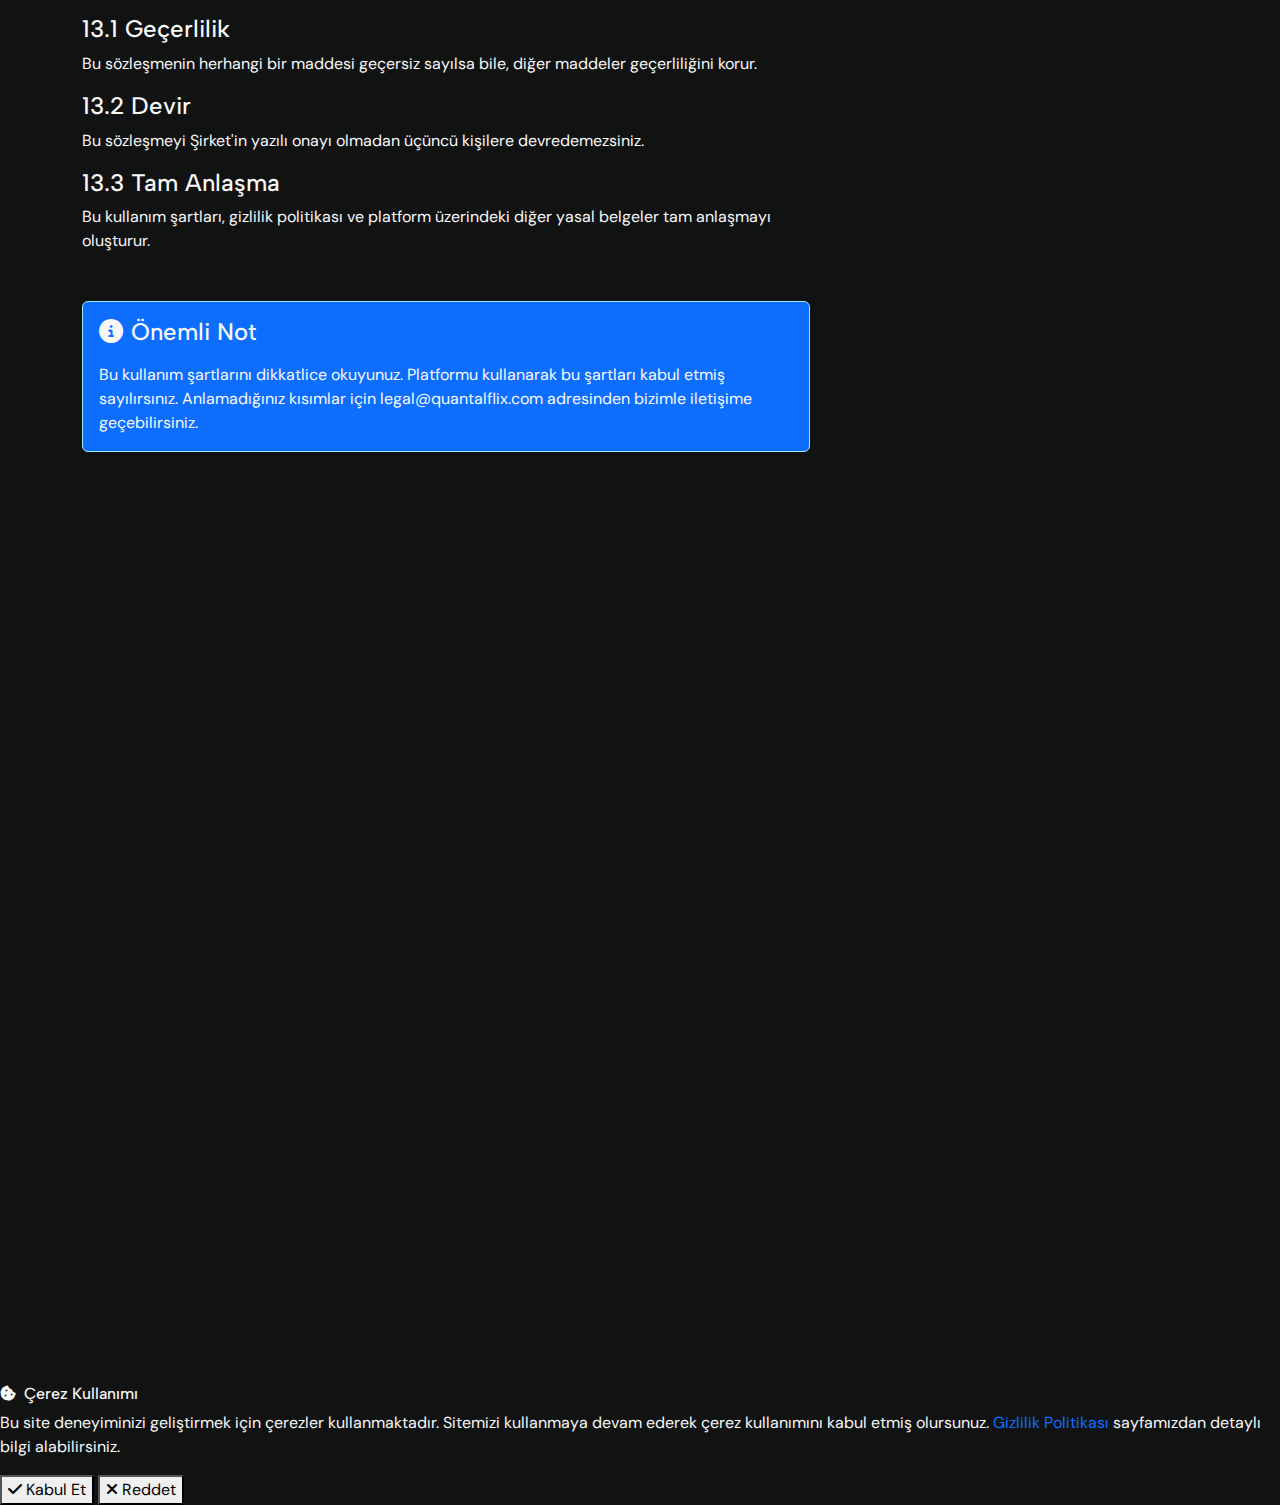
<file: terms-of-service.html>
<!DOCTYPE html>
<html lang="tr">

<head>
    <meta charset="utf-8">
    <title>QuantalFlix - Kullanım Şartları</title>
    <meta content="width=device-width, initial-scale=1.0" name="viewport">
    <meta name="robots" content="index, follow">

    <meta property="og:type" content="website">
    <meta property="og:url" content="https://quantalflix.com/terms-of-service.html">
    <meta property="og:title" content="QuantalFlix - Kullanım Şartları">
    <meta property="og:description" content="QuantalFlix kullanım şartları. Platform kullanım koşullarını ve haklarınızı öğrenin.">
    <meta property="og:image" content="https://quantalflix.com/assets/img/about-3.jpg">
    <meta property="og:image:width" content="1200">
    <meta property="og:image:height" content="630">
    <meta property="og:site_name" content="QuantalFlix">
    <meta property="og:locale" content="tr_TR">

    <meta property="twitter:card" content="summary_large_image">
    <meta property="twitter:url" content="https://quantalflix.com/terms-of-service.html">
    <meta property="twitter:title" content="QuantalFlix - Kullanım Şartları">
    <meta property="twitter:description" content="QuantalFlix kullanım şartları. Platform kullanım koşullarını ve haklarınızı öğrenin.">
    <meta property="twitter:image" content="https://quantalflix.com/assets/img/about-3.jpg">

    	<link href="assets/img/favicon.png" rel="icon">

    <link rel="preconnect" href="https://fonts.googleapis.com">
    <link rel="preconnect" href="https://fonts.gstatic.com" crossorigin>
    	<link href="https://fonts.googleapis.com/css2?family=Albert+Sans:ital,wght@0,100..900;1,100..900&family=DM+Sans:ital,opsz,wght@0,9..40,100..1000;1,9..40,100..1000&display=swap" rel="stylesheet">

    <link href="assets/css/all.min.css" rel="stylesheet">
    <link href="assets/css/bootstrap-icons.css" rel="stylesheet">

    <link href="assets/lib/animate/animate.min.css" rel="stylesheet">
    <link href="assets/lib/owlcarousel/assets/owl.carousel.min.css" rel="stylesheet">

    <link href="assets/css/bootstrap.min.css" rel="stylesheet">

    <link href="assets/css/master.css" rel="stylesheet">
</head>

<body>
    <div id="spinner" class="show bg-dark position-fixed translate-middle w-100 vh-100 top-50 start-50 d-flex align-items-center justify-content-center">
        <div class="spinner-border position-relative text-primary" style="width: 6rem; height: 6rem;" role="status"></div>
        <img class="position-absolute top-50 start-50 translate-middle" src="assets/img/icons/icon-1.png" alt="Icon">
    </div>
    <nav class="navbar navbar-expand-lg header navbar-light sticky-top py-lg-0 px-lg-5 wow fadeIn" data-wow-delay="0.1s">
        <a href="/" class="navbar-brand ms-4 ms-lg-0 logo">
            <h1 class="text-primary m-0">QuantalFlix</h1>
        </a>
        <button type="button" class="navbar-toggler me-4" data-bs-toggle="collapse" data-bs-target="#navbarCollapse">
            <span class="navbar-toggler-icon bi bi-text-paragraph"></span>
        </button>
        <div class="collapse navbar-collapse" id="navbarCollapse">
            <div class="navbar-nav ms-auto p-4 p-lg-0">
                <a href="/" class="nav-item nav-link">Ana Sayfa</a>
                <a href="how-to-stream.html" class="nav-item nav-link">Yayın Nasıl Yapılır</a>
                <a href="integrations.html" class="nav-item nav-link">Entegrasyonlar</a>
                <a href="obs-cloud.html" class="nav-item nav-link">Bulut OBS</a>
               
                <a href="contact.html" class="nav-item nav-link">İletişim</a>
            </div>
            <div class="p-4 p-lg-0"><img src="assets/img/icons/icon-1.png" alt="Icon" style="width: 60px; height: 60px;"></div>
          
        </div>
    </nav>
    <div class="container-fluid page-header py-5 mb-5 wow fadeIn" data-wow-delay="0.1s">
        <div class="container py-5">
            <h1 class="display-1 text-white animated slideInDown">Kullanım Şartları</h1>
            <nav aria-label="breadcrumb animated slideInDown">
                <ol class="breadcrumb text-uppercase mb-0">
                    <li class="breadcrumb-item"><a class="text-white" href="/">Ana Sayfa</a></li>
                    <li class="breadcrumb-item text-primary active" aria-current="page">Kullanım Şartları</li>
                </ol>
            </nav>
        </div>
    </div>
    <div class="container-xxl py-5">
        <div class="container">
            <div class="row g-5">
                <div class="col-lg-8 wow fadeIn" data-wow-delay="0.1s">
                    <h4 class="section-title">Son Güncelleme: 1 Ocak 2025</h4>
                    <h1 class="display-6 mb-4">QuantalFlix Hizmet Kullanım Şartları</h1>
                    
                    <div class="mb-5">
                        <h3 class="mb-3">1. Genel Hükümler</h3>
                        <p>Bu Kullanım Şartları ("Şartlar"), QuantalFlix Teknoloji A.Ş. ("Şirket", "biz", "bizim") tarafından sunulan bulut oyun yayın platform hizmetlerinin ("Hizmet", "Platform") kullanımını düzenler.</p>
                        <p>Platformumuzu kullanarak bu şartları kabul etmiş sayılırsınız. Bu şartları kabul etmiyorsanız, lütfen hizmetlerimizi kullanmayın.</p>
                        <p><strong>Şirket Bilgileri:</strong><br>
                        QuantalFlix Teknoloji A.Ş.<br>
                        Şehit adem yörük evlilik parkı, Uzunoluk, 07800 Korkuteli/Antalya, Turkey<br>
                        E-posta: info@quantalflix.com</p>
                    </div>

                    <div class="mb-5">
                        <h3 class="mb-3">2. Hizmet Tanımı</h3>
                        <p>QuantalFlix, kullanıcılarına aşağıdaki hizmetleri sunar:</p>
                        <ul class="list-unstyled">
                            <li><i class="fa fa-check text-primary me-3"></i>Bulut tabanlı OBS Studio yayın yazılımı</li>
                            <li><i class="fa fa-check text-primary me-3"></i>Çoklu platform canlı yayın hizmeti</li>
                            <li><i class="fa fa-check text-primary me-3"></i>Yayın kaydetme ve depolama hizmeti</li>
                            <li><i class="fa fa-check text-primary me-3"></i>Chat yönetimi ve moderasyon araçları</li>
                            <li><i class="fa fa-check text-primary me-3"></i>Analitik ve raporlama hizmetleri</li>
                            <li><i class="fa fa-check text-primary me-3"></i>Teknik destek hizmetleri</li>
                        </ul>
                    </div>

                    <div class="mb-5" id="hesap-olusturma">
                        <h3 class="mb-3">3. Hesap Oluşturma ve Kullanıcı Sorumlulukları</h3>
                        <h4>3.1 Hesap Oluşturma</h4>
                        <ul class="list-unstyled">
                            <li><i class="fa fa-user text-primary me-3"></i>18 yaşında veya üzerinde olmalısınız</li>
                            <li><i class="fa fa-user text-primary me-3"></i>Doğru ve güncel bilgiler sağlamalısınız</li>
                            <li><i class="fa fa-user text-primary me-3"></i>Hesap güvenliğinden sorumlusunuz</li>
                            <li><i class="fa fa-user text-primary me-3"></i>Hesabınızı başkalarıyla paylaşamazsınız</li>
                        </ul>
                        
                        <h4>3.2 Kullanıcı Yükümlülükleri</h4>
                        <p>Platformu kullanırken aşağıdaki kurallara uymalısınız:</p>
                        <ul class="list-unstyled">
                            <li><i class="fa fa-exclamation-triangle text-warning me-3"></i>Telif hakkı ihlali yapmamalısınız</li>
                            <li><i class="fa fa-exclamation-triangle text-warning me-3"></i>Zararlı, pornografik veya nefret içerikli yayın yapmamalısınız</li>
                            <li><i class="fa fa-exclamation-triangle text-warning me-3"></i>Diğer kullanıcıları taciz etmemelisiniz</li>
                            <li><i class="fa fa-exclamation-triangle text-warning me-3"></i>Sistemi hack etmeye çalışmamalısınız</li>
                            <li><i class="fa fa-exclamation-triangle text-warning me-3"></i>Yasal olmayan aktivitelerde bulunmamalısınız</li>
                        </ul>
                    </div>

                    <div class="mb-5" id="icerik-politikasi">
                        <h3 class="mb-3">4. İçerik Politikası</h3>
                        <h4>4.1 Yasak İçerikler</h4>
                        <p>Aşağıdaki içerik türleri kesinlikle yasaktır:</p>
                        <ul class="list-unstyled">
                            <li><i class="fa fa-ban text-danger me-3"></i>Müstehcen, pornografik veya cinsel içerik</li>
                            <li><i class="fa fa-ban text-danger me-3"></i>Şiddet içerikli veya zarar verici materyaller</li>
                            <li><i class="fa fa-ban text-danger me-3"></i>Nefret söylemi ve ayrımcılık</li>
                            <li><i class="fa fa-ban text-danger me-3"></i>Terör propagandası</li>
                            <li><i class="fa fa-ban text-danger me-3"></i>Uyuşturucu kullanımı ve satışı</li>
                            <li><i class="fa fa-ban text-danger me-3"></i>Kumar ve illegal bahis</li>
                            <li><i class="fa fa-ban text-danger me-3"></i>Telif hakkı ihlali eden içerikler</li>
                        </ul>
                        
                        <h4>4.2 İçerik Moderasyonu</h4>
                        <p>Şirket, platform üzerindeki içerikleri denetleme ve uygunsuz içerikleri kaldırma hakkını saklı tutar. İhlal durumunda hesabınız geçici veya kalıcı olarak askıya alınabilir.</p>
                    </div>

                    <div class="mb-5">
                        <h3 class="mb-3">5. Fikri Mülkiyet Hakları</h3>
                        <h4>5.1 Platform Hakları</h4>
                        <p>QuantalFlix platformu, yazılımı, tasarımı ve içeriği Şirket'in fikri mülkiyetidir. Bu haklar uluslararası telif hakkı yasaları ile korunmaktadır.</p>
                        
                        <h4>5.2 Kullanıcı İçerikleri</h4>
                        <p>Yüklediğiniz içeriklerin telif haklarının size ait olması gerekir. Platformu kullanarak, Şirket'e aşağıdaki hakları vermiş olursunuz:</p>
                        <ul class="list-unstyled">
                            <li><i class="fa fa-copyright text-primary me-3"></i>İçeriklerinizi platform üzerinde yayınlama</li>
                            <li><i class="fa fa-copyright text-primary me-3"></i>Hizmet kalitesini artırmak için kullanma</li>
                            <li><i class="fa fa-copyright text-primary me-3"></i>Gerektiğinde kopyalama ve dağıtma</li>
                        </ul>
                    </div>

                    <div class="mb-5">
                        <h3 class="mb-3">6. Hizmet Düzeyi ve Garanti</h3>
                        <h4>6.1 Hizmet Garantisi</h4>
                        <ul class="list-unstyled">
                            <li><i class="fa fa-shield-alt text-success me-3"></i>%99.9 uptime garantisi</li>
                            <li><i class="fa fa-shield-alt text-success me-3"></i>24/7 teknik destek</li>
                            <li><i class="fa fa-shield-alt text-success me-3"></i>Veri yedekleme güvencesi</li>
                            <li><i class="fa fa-shield-alt text-success me-3"></i>Güvenlik güncellemeleri</li>
                        </ul>
                        
                            <h4>6.2 Hizmet Kesintileri</h4>
                        <p>Planlı bakım çalışmaları en az 24 saat önceden duyurulur. Acil durumlar haricinde hizmet kesintileri minimize edilir.</p>
                    </div>

                    <div class="mb-5" id="sorumluluk">
                        <h3 class="mb-3">7. Sorumluluk ve Tazminat</h3>
                        <h4>7.1 Şirket Sorumluluğu</h4>
                        <p>Şirket, hizmet sözleşmesi çerçevesinde sorumluluğunu yerine getirir. Aşağıdaki durumlardan sorumlu değildir:</p>
                        <ul class="list-unstyled">
                            <li><i class="fa fa-exclamation-circle text-warning me-3"></i>Kullanıcının internet bağlantısından kaynaklanan sorunlar</li>
                            <li><i class="fa fa-exclamation-circle text-warning me-3"></i>Üçüncü kişi platformların (Twitch, YouTube vb.) arızaları</li>
                            <li><i class="fa fa-exclamation-circle text-warning me-3"></i>Kullanıcının telif hakkı ihlalleri</li>
                            <li><i class="fa fa-exclamation-circle text-warning me-3"></i>Doğal afetler ve mücbir sebepler</li>
                        </ul>
                        
                        <h4>7.2 Kullanıcı Sorumluluğu</h4>
                        <p>Kullanıcı, platform üzerindeki davranışlarından ve içeriklerinden tamamen sorumludur. Üçüncü kişilere verdiği zararlardan dolayı Şirket'i tazmin etmeyi kabul eder.</p>
                    </div>

                    <div class="mb-5" id="hesap-askiya-alma">
                        <h3 class="mb-3">8. Hesap Askıya Alma ve Fesih</h3>
                        <h4>8.1 Askıya Alma Sebepleri</h4>
                        <p>Aşağıdaki durumlarda hesabınız askıya alınabilir:</p>
                        <ul class="list-unstyled">
                            <li><i class="fa fa-pause-circle text-danger me-3"></i>Kullanım şartlarının ihlali</li>
                            <li><i class="fa fa-pause-circle text-danger me-3"></i>Ödeme gecikmeleri</li>
                            <li><i class="fa fa-pause-circle text-danger me-3"></i>Sistem güvenliğini tehdit eden davranışlar</li>
                            <li><i class="fa fa-pause-circle text-danger me-3"></i>Yasal makamlardan gelen talepler</li>
                        </ul>
                        
                        <h4>8.2 Fesih Koşulları</h4>
                        <p>Her iki taraf da 30 gün önceden bildirimde bulunarak sözleşmeyi feshedebilir. Ciddi ihlaller durumunda anında fesih hakkı saklıdır.</p>
                    </div>

                    <div class="mb-5">
                        <h3 class="mb-3">9. Gizlilik ve Veri Korunması</h3>
                        <p>Kişisel verilerinizin işlenmesi <a href="privacy-policy.html" class="text-primary">Gizlilik Politikamız</a> kapsamında düzenlenmektedir. KVKK ve GDPR uyumlu veri işleme süreçlerimiz mevcuttur.</p>
                        
                        <h4>9.1 Veri Güvenliği</h4>
                        <ul class="list-unstyled">
                            <li><i class="fa fa-lock text-success me-3"></i>256-bit SSL şifreleme</li>
                            <li><i class="fa fa-lock text-success me-3"></i>Düzenli güvenlik testleri</li>
                            <li><i class="fa fa-lock text-success me-3"></i>Veri merkezi güvenliği</li>
                            <li><i class="fa fa-lock text-success me-3"></i>Erişim logları tutulması</li>
                        </ul>
                    </div>

                    <div class="mb-5">
                        <h3 class="mb-3">10. Yasal Uyumluluk</h3>
                        <h4>10.1 Yürürlükteki Kanunlar</h4>
                        <p>Bu sözleşme Türkiye Cumhuriyeti kanunlarına tabidir. Uyuşmazlıklar Antalya mahkemeleri ve icra müdürlüklerinde çözülür.</p>
                        
                        <h4>10.2 Uluslararası Kullanım</h4>
                        <p>Hizmetimizi Türkiye dışından kullanıyorsanız, yerel yasalarınıza uygunluğundan siz sorumlusunuz.</p>
                    </div>

                    <div class="mb-5">
                            <h3 class="mb-3">11. Değişiklikler ve Güncellemeler</h3>
                        <p>Bu kullanım şartları gerektiğinde güncellenebilir. Önemli değişiklikler e-posta yoluyla duyurulur. Güncellemeler yayınlandıktan 7 gün sonra yürürlüğe girer.</p>
                        
                        <h4>11.1 Bildirişim</h4>
                        <p>Güncellemeler şu yollarla duyurulur:</p>
                        <ul class="list-unstyled">
                            <li><i class="fa fa-envelope text-primary me-3"></i>E-posta bildirimi</li>
                            <li><i class="fa fa-globe text-primary me-3"></i>Web sitesi duyurusu</li>
                            <li><i class="fa fa-bell text-primary me-3"></i>Platform içi bildirim</li>
                        </ul>
                    </div>

                    <div class="mb-5">
                        <h3 class="mb-3">12. İletişim ve Destek</h3>
                        <p>Kullanım şartları ile ilgili sorularınız için:</p>
                        <p><strong>E-posta:</strong> legal@quantalflix.com<br>
                        <strong>Destek:</strong> support@quantalflix.com<br>
                        <strong>Telefon:</strong> +90 242 123 4567<br>
                        <strong>Adres:</strong> Şehit adem yörük evlilik parkı, Uzunoluk, 07800 Korkuteli/Antalya, Turkey</p>
                        
                        <h4>12.1 Şikayet Süreci</h4>
                        <p>Hizmetlerimizle ilgili şikayetlerinizi support@quantalflix.com adresine iletebilirsiniz. Şikayetler 48 saat içinde değerlendirilir.</p>
                    </div>

                    <div class="mb-5">
                        <h3 class="mb-3">13. Çeşitli Hükümler</h3>
                        <h4>13.1 Geçerlilik</h4>
                        <p>Bu sözleşmenin herhangi bir maddesi geçersiz sayılsa bile, diğer maddeler geçerliliğini korur.</p>
                        
                            <h4>13.2 Devir</h4>
                        <p>Bu sözleşmeyi Şirket'in yazılı onayı olmadan üçüncü kişilere devredemezsiniz.</p>
                        
                        <h4>13.3 Tam Anlaşma</h4>
                        <p>Bu kullanım şartları, gizlilik politikası ve platform üzerindeki diğer yasal belgeler tam anlaşmayı oluşturur.</p>
                    </div>

                    <div class="alert alert-info" style="background-color: #0d6efd;">
                        <h4 class="mb-3"><i class="fa fa-info-circle me-2"></i>Önemli Not</h4>
                        <p class="mb-0">Bu kullanım şartlarını dikkatlice okuyunuz. Platformu kullanarak bu şartları kabul etmiş sayılırsınız. Anlamadığınız kısımlar için legal@quantalflix.com adresinden bizimle iletişime geçebilirsiniz.</p>
                    </div>
                </div>
                
                <div class="col-lg-4 wow fadeIn" data-wow-delay="0.5s">
                    <div class="bg-light p-4 mb-4">
                        <h4 class="mb-3 text-primary text-center">Hızlı Erişim</h4>
                        <ul class="list-unstyled">
                            <li><a href="#hesap-olusturma" class="text-decoration-none"><i class="fa fa-chevron-right text-primary me-2"></i>Hesap Oluşturma</a></li>
                            <li><a href="#icerik-politikasi" class="text-decoration-none"><i class="fa fa-chevron-right text-primary me-2"></i>İçerik Politikası</a></li>
                            <li><a href="#sorumluluk" class="text-decoration-none"><i class="fa fa-chevron-right text-primary me-2"></i>Sorumluluk</a></li>
                            <li><a href="#hesap-askiya-alma" class="text-decoration-none"><i class="fa fa-chevron-right text-primary me-2"></i>Hesap Askıya Alma</a></li>
                        </ul>
                    </div>

                    <div class="bg-primary text-white p-4 mb-4">
                        <h4 class="mb-3 text-white">Yasal Uyumluluk</h4>
                        <p class="mb-0">Bu şartlar Türkiye Cumhuriyeti kanunlarına göre düzenlenmiştir ve KVKK uyumludur.</p>
                    </div>

                    <div class="bg-light p-4 mb-4">
                        <h4 class="mb-3 text-primary text-center">Hizmet Garantileri</h4>
                        <ul class="list-unstyled">
                            <li style="color: #000;"><i class="fa fa-check-circle text-success me-2"></i>%99.9 Uptime</li>
                            <li style="color: #000;"><i class="fa fa-check-circle text-success me-2"></i>24/7 Teknik Destek</li>
                            <li style="color: #000;"><i class="fa fa-check-circle text-success me-2"></i>Veri Güvenliği</li>
                            <li style="color: #000;"><i class="fa fa-check-circle text-success me-2"></i>Hızlı Yanıt</li>
                        </ul>
                    </div>

                </div>
            </div>
        </div>
    </div>
    <div class="container-xxl py-5">
        <div class="container pt-5">
            <div class="row g-4">
                <div class="col-lg-4 col-md-6 wow fadeInUp" data-wow-delay="0.1s">
                    <div class="fact-item text-center bg-light h-100 p-5 pt-0">
                        <div class="fact-icon">
                            <i class="fas fa-balance-scale text-primary" style="font-size: 48px;"></i>
                        </div>
                        <h3 class="mb-3">Yasal Uyumluluk</h3>
                        <p class="mb-0">Türkiye kanunlarına ve uluslararası standartlara tam uyumlu hizmet.</p>
                    </div>
                </div>
                <div class="col-lg-4 col-md-6 wow fadeInUp" data-wow-delay="0.3s">
                    <div class="fact-item text-center bg-light h-100 p-5 pt-0">
                        <div class="fact-icon">
                            <i class="fas fa-file-alt text-primary" style="font-size: 48px;"></i>
                        </div>
                        <h3 class="mb-3">Şeffaf Şartlar</h3>
                        <p class="mb-0">Anlaşılır ve net kullanım koşulları ile güven verici hizmet.</p>
                    </div>
                </div>
                <div class="col-lg-4 col-md-6 wow fadeInUp" data-wow-delay="0.5s">
                    <div class="fact-item text-center bg-light h-100 p-5 pt-0">
                        <div class="fact-icon">
                            <i class="fas fa-user-shield text-primary" style="font-size: 48px;"></i>
                        </div>
                        <h3 class="mb-3">Kullanıcı Hakları</h3>
                        <p class="mb-0">Kullanıcı haklarını koruyan ve destekleyen yaklaşım.</p>
                    </div>
                </div>
            </div>
        </div>
    </div>
    <div class="container-fluid bg-light-dark text-body footer mt-5 pt-5 px-0 wow fadeIn" data-wow-delay="0.1s">
        <div class="container py-5">
            <div class="row g-5">
                <div class="col-lg-3 col-md-6">
                    <h3 class="text-light mb-4">Adres</h3>
                    <p class="mb-2"><i class="fa fa-map-marker-alt text-primary me-3"></i><a href="https://maps.app.goo.gl/tvEr3qmYmgrdPDzp8" target="_blank" style="color: #c6c7c8;">Şehit adem yörük evlilik parkı, Uzunoluk, 07800 Korkuteli/Antalya, Turkey</a></p>
                    <p class="mb-2"><i class="fa fa-phone-alt text-primary me-3"></i><a href="tel:+902426754567" style="color: #c6c7c8;">+90 242 675 4567</a></p>
                    <p class="mb-2"><i class="fa fa-envelope text-primary me-3"></i><a href="mailto:info@quantalflix.com" style="color: #c6c7c8;">info@quantalflix.com</a></p>
                    
                </div>
                <div class="col-lg-3 col-md-6">
                    <h3 class="text-light mb-4">Hizmetler</h3>
                    <a class="btn btn-link" href="obs-cloud.html">Bulut OBS</a>
                    <a class="btn btn-link" href="how-to-stream.html">Yayın Nasıl Yapılır</a>
                    <a class="btn btn-link" href="how-to-stream.html">Yayın Analitik</a>
                    <a class="btn btn-link" href="integrations.html">Chat Yönetimi</a>
                    <a class="btn btn-link" href="contact.html">Teknik Destek</a>
                </div>
                <div class="col-lg-3 col-md-6">
                    <h3 class="text-light mb-4">Hızlı Linkler</h3>
                    <a class="btn btn-link" href="/">Ana Sayfa</a>
                    <a class="btn btn-link" href="contact.html">İletişim</a>
                    <a class="btn btn-link" href="integrations.html">Entegrasyonlar</a>
                    <a class="btn btn-link" href="terms-of-service.html">Kullanım Şartları</a>
                    <a class="btn btn-link" href="privacy-policy.html">Gizlilik Politikası</a>
                </div>
                <div class="col-lg-3 col-md-6">
                    <h3 class="text-light mb-4">Bülten</h3>
                    <p>Yeni özellikler ve güncellemeler hakkında ilk siz haberdar olun.</p>
                    <div class="row justify-content-center">
                        <div class="col-12 position-relative">
                            <form id="signupForm" onsubmit="handleSignup(event)">
                                <input id="emailInput" class="form-control bg-transparent w-100 py-3 ps-4 pe-5" type="email" placeholder="E-posta adresiniz" required>
                                <button type="submit" class="btn btn-primary py-2 position-absolute top-0 end-0 mt-2 me-4">Kayıt Ol</button>
                            </form>
                        </div>
                    </div>
                    <div id="successMessage" class="alert alert-success mt-3 d-none" role="alert">
                        <h5>Kayıt başarılı!</h5>
                    </div>
                </div>
            </div>
        </div>
        <div class="container-fluid copyright">
            <div class="container">
                <div class="row">
                    <div class="col-md-6 text-center text-md-start mb-3 mb-md-0">
                        <p>&copy; 2025 QuantalFlix, Tüm Hakları Saklıdır.</p>
                    </div>
                </div>
            </div>
        </div>
    </div>
    <a href="#" class="btn btn-lg btn-primary btn-lg-square back-to-top"><i class="bi bi-arrow-up"></i></a>


   
    <script src="assets/js/jquery.min.js"></script>
    <script src="assets/js/bootstrap.min.js"></script>
    <script src="assets/lib/wow/wow.min.js"></script>
    <script src="assets/lib/easing/easing.min.js"></script>
    <script src="assets/lib/waypoints/waypoints.min.js"></script>
    <script src="assets/lib/counterup/counterup.min.js"></script>
    <script src="assets/lib/owlcarousel/owl.carousel.min.js"></script>

    <script src="assets/js/master.js"></script>
    
    <script src="assets/js/cookie-banner.js"></script>
    <script src="assets/js/validator.js"></script>
    <script>
        function handleSignup(event) {
            event.preventDefault(); 

            const email = document.getElementById('emailInput').value.trim();
            const messageBox = document.getElementById('successMessage');
            const form = document.getElementById('signupForm');

            if (email !== '') {
                messageBox.classList.remove('d-none');
                messageBox.classList.remove('alert-danger');
                messageBox.classList.add('alert-success');
                messageBox.innerHTML = '<h5>✅ Kayıt başarılı!</h5><p>E-posta adresiniz bülten listemize eklendi.</p>';
                
                form.reset();
                
                setTimeout(() => {
                    messageBox.classList.add('d-none');
                }, 3000);
            } else {
                messageBox.classList.remove('d-none');
                messageBox.classList.remove('alert-success');
                messageBox.classList.add('alert-danger');
                messageBox.innerHTML = '<h5>⚠️ Hata!</h5><p>Lütfen geçerli bir e-posta adresi girin.</p>';
                
                setTimeout(() => {
                    messageBox.classList.add('d-none');
                }, 3000);
            }
        }
       
        function handleSignup(event) {
            event.preventDefault(); 

            const email = document.getElementById('emailInput').value.trim();
            const messageBox = document.getElementById('successMessage');
            const form = document.getElementById('signupForm');

            if (email !== '') {
                messageBox.classList.remove('d-none');
                messageBox.classList.remove('alert-danger');
                messageBox.classList.add('alert-success');
                messageBox.innerHTML = '<h5>✅ Kayıt başarılı!</h5><p>E-posta adresiniz bülten listemize eklendi.</p>';
                
                        form.reset();
                
                setTimeout(() => {
                    messageBox.classList.add('d-none');
                }, 3000);
            } else {
                messageBox.classList.remove('d-none');
                messageBox.classList.remove('alert-success');
                messageBox.classList.add('alert-danger');
                messageBox.innerHTML = '<h5>⚠️ Hata!</h5><p>Lütfen geçerli bir e-posta adresi girin.</p>';
                
                setTimeout(() => {
                    messageBox.classList.add('d-none');
                }, 3000);
            }
        }
   
    </script>
</body>

</html>
</file>
<file: assets/css/master.css>
/********** Template CSS **********/
:root {
    --primary: #e030fd;
    --light: #F8F8F8;
    --dark: #111212;
    --light-dark:#161616;
}
.text-primary{color: var(--primary)!important;}
.btn-primary{background-color: var(--primary)!important;border-color: var(--primary)!important;border-radius: 0;}
.border-primary{border-color: var(--primary)!important;}
.bg-dark{background-color: var(--dark)!important;}
.bg-light-dark{background-color: var(--light-dark)!important;}
body{
    font-family: "DM Sans", sans-serif;
    font-weight: normal;
    color: var(--light);
    background-color: var(--dark);
}
h1,h2,h3,h4,h5,h6{font-family: "Albert Sans", sans-serif;color: var(--light);}
h1{font-weight: 800!important;}
p{font-family: "DM Sans", sans-serif;color: var(--light);}
.header{background-color: var(--dark);}
.logo h1{text-transform: uppercase;font-size: 25px;}
a{text-decoration: none;}
.back-to-top {
    position: fixed;
    display: none;
    right: 30px;
    bottom: 30px;
    z-index: 99;
}
/* For modern browsers */
::placeholder {
  color: var(--light)!important;
  font-size: 14px;
  opacity: 1;
}

/* For Firefox */
input:-moz-placeholder {
  color: var(--light)!important;
  font-size: 14px;
  opacity: 1;
}

textarea:-moz-placeholder {
  color: var(--light)!important;
  font-size: 14px;
  opacity: 1;
}

/* For Internet Explorer (optional/legacy support) */
input:-ms-input-placeholder {
  color: var(--light)!important;
  font-size: 14px;
  opacity: 1;
}
.form-control{color: var(--light);border-radius: 0;}
.form-floating>label{color: var(--dark);}
.form-floating>.form-control-plaintext~label, .form-floating>.form-control:focus~label, .form-floating>.form-control:not(:placeholder-shown)~label, .form-floating>.form-select~label{
    color:var(--primary)!important;
}

/*** Spinner ***/
#spinner {
    opacity: 0;
    visibility: hidden;
    transition: opacity .5s ease-out, visibility 0s linear .5s;
    z-index: 99999;
}

#spinner.show {
    transition: opacity .5s ease-out, visibility 0s linear 0s;
    visibility: visible;
    opacity: 1;
}


/*** Button ***/
.btn {
    font-weight: 500;
    transition: .5s;
}

.btn.btn-primary,
.btn.btn-secondary {
    color: #FFFFFF;
}

.btn-square {
    width: 38px;
    height: 38px;
}

.btn-sm-square {
    width: 32px;
    height: 32px;
}

.btn-lg-square {
    width: 48px;
    height: 48px;
}

.btn-square,
.btn-sm-square,
.btn-lg-square {
    padding: 0;
    display: flex;
    align-items: center;
    justify-content: center;
    font-weight: normal;
}

.btn-outline-body {
    color: var(--primary);
    border-color: #777777;
}

.btn-outline-body:hover {
    color: #FFFFFF;
    background: var(--primary);
    border-color: var(--primary);
}


/*** Navbar ***/
.navbar .dropdown-toggle::after {
    border: none;
    content: "\f107";
    font-family: "Font Awesome 5 Free";
    font-weight: 900;
    vertical-align: middle;
    margin-left: 8px;
}

.navbar .navbar-nav .nav-link {
    margin-right: 30px;
    padding: 30px 0;
    color: var(--light);
    font-weight: 500;
    text-transform: uppercase;
    outline: none;
}

.navbar .navbar-nav .nav-link:hover,
.navbar .navbar-nav .nav-link.active {
    color: var(--primary);
}

.navbar.sticky-top {
    top: -100px;
    transition: .5s;
}
.navbar-toggler{color:var(--light)!important;padding: 0;border: 0;}
.navbar-toggler:focus{box-shadow: none;}
.navbar-toggler-icon{
    background-image: none!important;
    color: var(--light)!important;
    font-size: 30px;
    width: auto;
    height: auto;
}

@media (max-width: 991.98px) {
    .navbar .navbar-nav .nav-link {
        margin-right: 0;
        padding: 10px 0;
    }
    .navbar.sticky-top{
        padding-top: 20px;
        padding-bottom: 20px;
    }
}

.dropdown-item.active, .dropdown-item:active{
    background-color: var(--primary)!important;
}
.dropdown-item{
    transition: .5s;
    padding-top: 10px;
    padding-bottom: 10px;
}
.dropdown-item:focus, .dropdown-item:hover{
    background-color: var(--primary)!important;
    color:var(--light)!important;
}

@media (min-width: 992px) {
    .navbar .nav-item .dropdown-menu {
        display: block;
        visibility: hidden;
        top: 100%;
        transform: rotateX(-75deg);
        transform-origin: 0% 0%;
        transition: .5s;
        opacity: 0;
        width: 240px;
    }

    .navbar .nav-item:hover .dropdown-menu {
        transform: rotateX(0deg);
        visibility: visible;
        transition: .5s;
        opacity: 1;
    }
}

@media (min-width:430px) and (max-width:930px){
    .navbar-nav{
        height: 250px;
        overflow-y: scroll;
    }
}


/*** Header ***/
.owl-carousel-inner {
    position: absolute;
    width: 100%;
    height: 100%;
    top: 0;
    left: 0;
    display: flex;
    align-items: center;
    background: rgba(0, 0, 0, .5);
}

@media (max-width: 768px) {
    .header-carousel .owl-carousel-item {
        position: relative;
        min-height: 500px;
    }

    .header-carousel .owl-carousel-item img {
        position: absolute;
        width: 100%;
        height: 100%;
        object-fit: cover;
    }

    .header-carousel .owl-carousel-item p {
        font-size: 16px !important;
    }
}

.header-carousel .owl-dots {
    position: absolute;
    width: 60px;
    height: 100%;
    top: 0;
    right: 30px;
    display: flex;
    flex-direction: column;
    align-items: center;
    justify-content: center;
}

.header-carousel .owl-dots .owl-dot {
    position: relative;
    width: 45px;
    height: 45px;
    margin: 5px 0;
    background: var(--dark);
    transition: .5s;
}

.header-carousel .owl-dots .owl-dot.active {
    width: 60px;
    height: 60px;
}

.header-carousel .owl-dots .owl-dot img {
    position: absolute;
    width: 100%;
    height: 100%;
    object-fit: cover;
    padding: 2px;
    transition: .5s;
    opacity: .3;
}

.header-carousel .owl-dots .owl-dot.active img {
    opacity: 1;
}

.page-header {
    background: linear-gradient(rgba(0, 0, 0, .5), rgba(0, 0, 0, .5)), url(../img/carousel-1.jpg) center center no-repeat;
    background-size: cover;
}

.breadcrumb-item+.breadcrumb-item::before {
    color: var(--light);
}


/*** Section Title ***/
.section-title {
    color: var(--primary);
    font-weight: 600;
    letter-spacing: 5px;
    text-transform: uppercase;
}


/*** Facts ***/
.fact-item h3{color: var(--dark);font-weight: 600;font-size: 24px;}
.fact-item p{color:var(--dark);}
.fact-item .fact-icon {
    width: 120px;
    height: 120px;
    margin-top: -60px;
    margin-bottom: 1.5rem;
    display: inline-flex;
    align-items: center;
    justify-content: center;
    background: #FFFFFF;
    border-radius: 120px;
    transition: .5s;
}

.fact-item:hover .fact-icon {
    background: var(--dark);
}

.fact-item .fact-icon i {
    color: var(--primary);
    transition: all 0.5s ease;
}

.fact-item:hover .fact-icon i {
    color: #FFFFFF;
}


/*** About & Feature ***/
.about-img,
.feature-img {
    position: relative;
    height: 100%;
    min-height: 400px;
}

.about-img img,
.feature-img img {
    position: absolute;
    width: 60%;
    height: 80%;
    object-fit: cover;
}

.about-img img:last-child,
.feature-img img:last-child {
    margin: 20% 0 0 40%;
}

.about-img::before,
.feature-img::before {
    position: absolute;
    content: "";
    width: 60%;
    height: 80%;
    top: 10%;
    left: 20%;
    border: 5px solid var(--primary);
    z-index: -1;
}


/*** Service ***/
.service-item .bg-img {
    position: absolute;
    width: 100%;
    height: 100%;
    object-fit: cover;
    z-index: -1;
}

.service-item .service-text {
    background: var(--light);
    transition: .5s;
}

.service-item:hover .service-text {
    background: rgba(0, 0, 0, .7);
}

.service-item * {
    transition: all 0.5s ease;
}

.service-item:hover * {
    color: #FFFFFF;
}
.service-item h3{font-size: 25px;}
.service-item h3, .service-item p{color:var(--dark);}

.service-item .btn {
    width: 40px;
    height: 40px;
    display: inline-flex;
    align-items: center;
    color: var(--dark);
    background: #FFFFFF;
    white-space: nowrap;
    overflow: hidden;
    transition: .5s;
}

.service-item:hover .btn {
    width: 140px;
}


/*** Project ***/
.project .nav .nav-link {
    background: var(--light);
    transition: .5s;
    border-radius: 0;
    color: var(--dark);
    padding: 38px !important;
}
.project .nav .nav-link span{
    color:var(--dark);
    font-size: 20px;
}

.project .nav .nav-link.active {
    background: var(--primary);
}

.project .nav .nav-link.active span {
    color: #FFFFFF !important;
}


/*** Team ***/
.team-items {
    margin: -.75rem;
}

.team-item h3{color: var(--dark);font-size: 20px;}

.team-item {
    padding: .75rem;
}

.team-item::after {
    position: absolute;
    content: "";
    width: 100%;
    height: 0;
    top: 0;
    left: 0;
    background: #FFFFFF;
    transition: .5s;
    z-index: -1;
}

.team-item:hover::after {
    height: 100%;
    background: var(--primary);
}

.team-item .team-social {
    position: absolute;
    width: 100%;
    bottom: -20px;
    left: 0;
}

.team-item .team-social .btn {
    display: inline-flex;
    margin: 0 2px;
    color: var(--primary);
    background: var(--light);
}

.team-item .team-social .btn:hover {
    color: #FFFFFF;
    background: var(--primary);
}


/*** Appointment ***/
.bootstrap-datetimepicker-widget.bottom {
    top: auto !important;
}

.bootstrap-datetimepicker-widget .table * {
    border-bottom-width: 0px;
}

.bootstrap-datetimepicker-widget .table th {
    font-weight: 500;
}

.bootstrap-datetimepicker-widget.dropdown-menu {
    padding: 10px;
    border-radius: 2px;
}

.bootstrap-datetimepicker-widget table td.active,
.bootstrap-datetimepicker-widget table td.active:hover {
    background: var(--primary);
}

.bootstrap-datetimepicker-widget table td.today::before {
    border-bottom-color: var(--primary);
}


/*** Testimonial ***/
.testimonial-carousel {
    display: flex !important;
    flex-direction: column-reverse;
    max-width: 700px;
    margin: 0 auto;
}

.testimonial-carousel .owl-dots {
    height: 100px;
    display: flex;
    align-items: center;
    justify-content: center;
    margin-bottom: 30px;
}

.testimonial-carousel .owl-dots .owl-dot {
    position: relative;
    width: 60px;
    height: 60px;
    margin: 0 5px;
    transition: .5s;
}

.testimonial-carousel .owl-dots .owl-dot.active {
    width: 100px;
    height: 100px;
}

.testimonial-carousel .owl-dots .owl-dot::after {
    position: absolute;
    width: 40px;
    height: 40px;
    bottom: -20px;
    left: 50%;
    transform: translateX(-50%);
    display: flex;
    align-items: center;
    justify-content: center;
    content: "\f10d";
    font-family: "Font Awesome 5 Free";
    font-weight: 900;
    color: var(--primary);
    background: #FFFFFF;
    border-radius: 40px;
    transition: .5s;
    opacity: 0;
}

.testimonial-carousel .owl-dots .owl-dot.active::after {
    opacity: 1;
}

.testimonial-carousel .owl-dots .owl-dot img {
    opacity: .4;
    transition: .5s;
}

.testimonial-carousel .owl-dots .owl-dot.active img {
    opacity: 1;
}


/*** Footer ***/
.footer .btn.btn-link {
    display: block;
    margin-bottom: 5px;
    padding: 0;
    text-align: left;
    color: #777777;
    font-weight: normal;
    text-transform: capitalize;
    transition: .3s;
    text-decoration: none;
}

.footer .btn.btn-link::before {
    position: relative;
    content: "\f105";
    font-family: "Font Awesome 5 Free";
    font-weight: 900;
    color: var(--primary);
    margin-right: 10px;
}

.footer .btn.btn-link:hover {
    color: var(--primary);
    letter-spacing: 1px;
    box-shadow: none;
    text-decoration: none;
}

.footer .form-control {
    border-color: #777777;
}

.footer .form-control:focus{
    color: var(--light)!important;
}

.footer .copyright {
    padding: 25px 0;
    font-size: 15px;
    border-top: 1px solid rgba(256, 256, 256, .1);
}

.footer .copyright p{
    color: var(--light);
}

.footer .copyright a {
    color: var(--light);
}

.footer .copyright a:hover {
    color: var(--primary);
}

.no-border{
    border: none;
}

.map-style{
    height: 450px;
}

/* Newsletter Form Styles */
#successMessage {
    border-radius: 0;
    border: none;
    font-family: "DM Sans", sans-serif;
    font-weight: 500;
    transition: all 0.3s ease;
    box-shadow: 0 4px 15px rgba(224, 48, 253, 0.15);
}

#successMessage.alert-success {
    background: linear-gradient(135deg, rgba(224, 48, 253, 0.1), rgba(224, 48, 253, 0.05));
    color: var(--light);
    border-left: 4px solid var(--primary);
}

#successMessage.alert-success h5 {
    color: var(--primary);
    font-family: "Albert Sans", sans-serif;
    font-weight: 700;
    margin-bottom: 8px;
    font-size: 18px;
}

#successMessage.alert-success p {
    color: var(--light);
    margin-bottom: 0;
    font-size: 14px;
    opacity: 0.9;
}

#successMessage.alert-danger {
    background: linear-gradient(135deg, rgba(220, 53, 69, 0.1), rgba(220, 53, 69, 0.05));
    color: var(--light);
    border-left: 4px solid #dc3545;
}

#successMessage.alert-danger h5 {
    color: #dc3545;
    font-family: "Albert Sans", sans-serif;
    font-weight: 700;
    margin-bottom: 8px;
    font-size: 18px;
}

#successMessage.alert-danger p {
    color: var(--light);
    margin-bottom: 0;
    font-size: 14px;
    opacity: 0.9;
}

#successMessage.d-none {
    opacity: 0;
    transform: translateY(-10px);
}

#successMessage:not(.d-none) {
    opacity: 1;
    transform: translateY(0);
    animation: slideInUp 0.3s ease-out;
}

@keyframes slideInUp {
    from {
        opacity: 0;
        transform: translateY(-10px);
    }
    to {
        opacity: 1;
        transform: translateY(0);
    }
}

/* Newsletter Form Input Enhancement */
#signupForm .form-control {
    background: rgba(255, 255, 255, 0.05);
    border: 1px solid rgba(255, 255, 255, 0.1);
    transition: all 0.3s ease;
}

#signupForm .form-control:focus {
    background: rgba(255, 255, 255, 0.08);
    border-color: var(--primary);
    box-shadow: 0 0 0 0.2rem rgba(224, 48, 253, 0.25);
}

#signupForm .btn-primary {
    transition: all 0.3s ease;
    box-shadow: 0 2px 8px rgba(224, 48, 253, 0.3);
}

#signupForm .btn-primary:hover {
    transform: translateY(-2px);
    box-shadow: 0 4px 15px rgba(224, 48, 253, 0.4);
}

/* Accordion Styles */
.accordion-button:not(.collapsed) {
    color: var(--light);
    background-color: var(--dark);
    box-shadow: inset 0 -1px 0 rgba(224, 48, 253, 0.2);
}

.accordion-button:focus {
    border-color: rgba(224, 48, 253, 0.2);
    box-shadow: 0 0 0 0.25rem rgba(224, 48, 253, 0.25);
}

.accordion-button::after {
    background-image: url("data:image/svg+xml,%3csvg xmlns='http://www.w3.org/2000/svg' viewBox='0 0 16 16' fill='%23e030fd'%3e%3cpath fill-rule='evenodd' d='M1.646 4.646a.5.5 0 0 1 .708 0L8 10.293l5.646-5.647a.5.5 0 0 1 .708.708l-6 6a.5.5 0 0 1-.708 0l-6-6a.5.5 0 0 1 0-.708z'/%3e%3c/svg%3e");
}

.accordion-button:not(.collapsed)::after {
    background-image: url("data:image/svg+xml,%3csvg xmlns='http://www.w3.org/2000/svg' viewBox='0 0 16 16' fill='%23e030fd'%3e%3cpath fill-rule='evenodd' d='M1.646 4.646a.5.5 0 0 1 .708 0L8 10.293l5.646-5.647a.5.5 0 0 1 .708.708l-6 6a.5.5 0 0 1-.708 0l-6-6a.5.5 0 0 1 0-.708z'/%3e%3c/svg%3e");
}

.accordion-button:hover {
    background-color: rgba(224, 48, 253, 0.1);
}

.accordion-button {
    transition: all 0.3s ease;
}

/* Contact Form Validation Styles */
.was-validated .form-control:valid {
    border-color: var(--primary);
    background-image: url("data:image/svg+xml,%3csvg xmlns='http://www.w3.org/2000/svg' viewBox='0 0 8 8'%3e%3cpath fill='%23e030fd' d='m2.3 6.73.94-.94 1.38 1.38'/%3e%3c/svg%3e");
}

.was-validated .form-control:invalid {
    border-color: #dc3545;
    background-image: url("data:image/svg+xml,%3csvg xmlns='http://www.w3.org/2000/svg' viewBox='0 0 12 12' width='12' height='12' fill='none' stroke='%23dc3545'%3e%3ccircle cx='6' cy='6' r='4.5'/%3e%3cpath d='m5.8 4.6 1.4 1.4m0-1.4L5.8 6'/%3e%3c/svg%3e");
}

.was-validated .form-control:focus:valid {
    border-color: var(--primary);
    box-shadow: 0 0 0 0.25rem rgba(224, 48, 253, 0.25);
}

.was-validated .form-control:focus:invalid {
    border-color: #dc3545;
    box-shadow: 0 0 0 0.25rem rgba(220, 53, 69, 0.25);
}

.invalid-feedback {
    display: none;
    width: 100%;
    margin-top: 0.25rem;
    font-size: 0.875em;
    color: #dc3545;
}

.was-validated .form-control:invalid ~ .invalid-feedback {
    display: block;
}

/* Modal Styles */
.modal-content {
    border: 1px solid rgba(224, 48, 253, 0.2);
}

.modal-header {
    background: linear-gradient(135deg, rgba(224, 48, 253, 0.1), rgba(224, 48, 253, 0.05));
}

.btn-close-white {
    filter: invert(1) grayscale(100%) brightness(200%);
}
</file>
